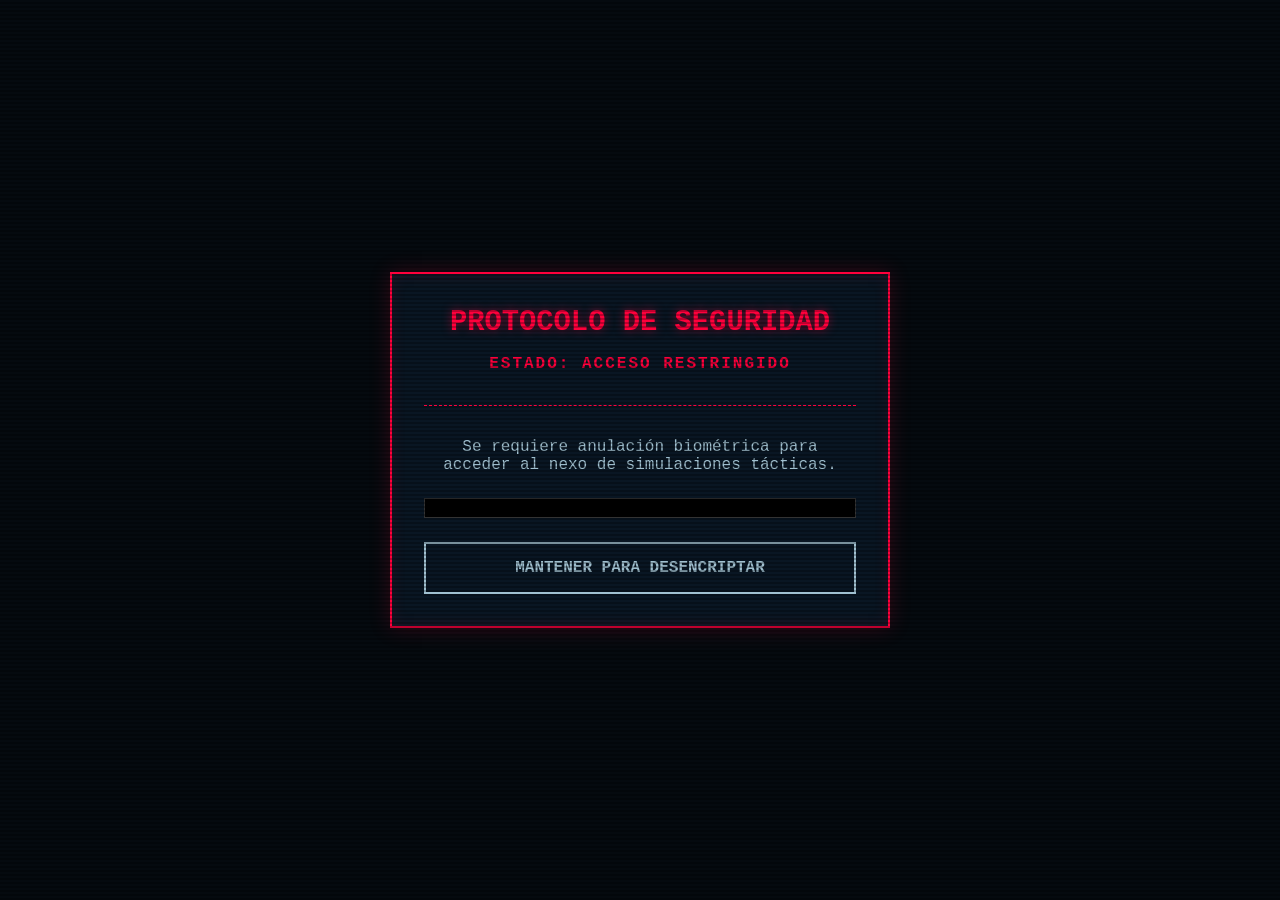
<file: index.html>
<!DOCTYPE html>
<html lang="es">
<head>
    <meta charset="UTF-8">
    <meta name="viewport" content="width=device-width, initial-scale=1.0">
    <title>NEXO DE SIMULACIONES | Acceso</title>
    <link rel="stylesheet" href="style.css">
</head>
<body>
    <div class="crt-overlay"></div>

    <main class="terminal">
        <header class="terminal-header">
            <h1 class="glitch" data-text="PROTOCOLO DE SEGURIDAD">PROTOCOLO DE SEGURIDAD</h1>
            <p class="status alert">ESTADO: ACCESO RESTRINGIDO</p>
        </header>

        <section class="interaction-zone" id="lock-screen">
            <p>Se requiere anulación biométrica para acceder al nexo de simulaciones tácticas.</p>

            <div class="progress-container">
                <div class="progress-bar" id="progress-bar"></div>
            </div>

            <button class="hack-btn" id="hack-btn">
                <span class="btn-text">MANTENER PARA DESENCRIPTAR</span>
            </button>
        </section>

        <!-- PANEL DESBLOQUEADO -->
        <section class="interaction-zone hidden" id="access-granted">
            <h2 class="success">ACCESO CONCEDIDO</h2>
            <p>Archivos recuperados: 8 simulaciones. Seleccione la simulación a cargar.</p>

            <nav class="filters" aria-label="Filtrar simulaciones">
                <button class="filter on" data-filter="all">TODAS</button>
                <button class="filter" data-filter="solo">SOLITARIO</button>
                <button class="filter" data-filter="deck">CONSTRUCCIÓN DE MAZO</button>
                <button class="filter" data-filter="horror">HORROR</button>
            </nav>

            <div class="mission-links">
                <!-- [1] Zombie Theme -->
                <a href="./AfterTheVirus_Web/" class="portal-link zombie-theme" data-tags="solo horror">
                    <span class="file-id">[01]</span>
                    <span class="file-name">AFTER THE VIRUS</span>
                    <span class="file-genre">Zombies · Supervivencia</span>
                    <span class="file-desc">Gestiona tus recursos y defiéndete de las hordas antes de que el mazo se agote.</span>
                </a>

                <!-- [2] Cyberpunk Theme -->
                <a href="./Card_Capture/" class="portal-link cyber-theme" data-tags="solo">
                    <span class="file-id">[02]</span>
                    <span class="file-name">CARD CAPTURE: CYBER MECH</span>
                    <span class="file-genre">Cyberpunk · Hacking</span>
                    <span class="file-desc">Empareja palos con tus bots para capturar a los Mechas antes de que entren en la red.</span>
                </a>

                <!-- [3] Samurai Theme -->
                <a href="./scoundrel/" class="portal-link samurai-theme" data-tags="solo">
                    <span class="file-id">[03]</span>
                    <span class="file-name">SCOUNDREL: SAMURAI EDITION</span>
                    <span class="file-genre">Japón feudal · Roguelike</span>
                    <span class="file-desc">Eres un Ronin cruzando salas hostiles. Equipa armas, bebe sake y sobrevive a 44 cartas.</span>
                </a>

                <!-- [4] Lovecraft Theme -->
                <a href="./Marea_de_Innsmouth/" class="portal-link abyss-theme" data-tags="deck horror">
                    <span class="file-id">[04]</span>
                    <span class="file-name">MAREA DE INNSMOUTH</span>
                    <span class="file-genre">Lovecraft · Construcción de mazo</span>
                    <span class="file-desc">Derrota a los Horrores que suben al Muelle y al jefe antes de perder la Cordura.</span>
                </a>

                <!-- [5] Lovecraft Theme -->
                <a href="./Ecos_de_Rlyeh/" class="portal-link abyss-theme" data-tags="solo horror">
                    <span class="file-id">[05]</span>
                    <span class="file-name">ECOS DE R'LYEH</span>
                    <span class="file-genre">Lovecraft · Solitario</span>
                    <span class="file-desc">Adquiere o quema lo que revelas, construye tu Estudio y destierra lo que cruza el Umbral.</span>
                </a>

                <!-- [6] Lovecraft Theme -->
                <a href="./Ultima_Vigilia/" class="portal-link abyss-theme" data-tags="deck horror">
                    <span class="file-id">[06]</span>
                    <span class="file-name">ÚLTIMA VIGILIA</span>
                    <span class="file-genre">Lovecraft · Asedio</span>
                    <span class="file-desc">Defiende el pueblo frente a un jefe de tres fases. Cada partida, una Biblioteca distinta.</span>
                </a>

                <!-- [7] Prohibition Theme -->
                <a href="./Ley_Seca/" class="portal-link gangster-theme" data-tags="deck">
                    <span class="file-id">[07]</span>
                    <span class="file-name">LEY SECA</span>
                    <span class="file-genre">Chicago 1925 · Territorio</span>
                    <span class="file-desc">Controla barrios, abre bares clandestinos y vigila el Calor frente a las familias rivales.</span>
                </a>

                <!-- [8] Sci-fi Horror Theme -->
                <a href="./Erebus/" class="portal-link erebus-theme" data-tags="solo horror">
                    <span class="file-id">[08]</span>
                    <span class="file-name">EREBUS</span>
                    <span class="file-genre">Ciencia ficción · Terror</span>
                    <span class="file-desc">Algo salió del Laboratorio y está creciendo. Prepara protocolos, sobrevive a sus emboscadas y acaba con ella antes de que sea adulta.</span>
                </a>
            </div>
        </section>
    </main>

    <script src="main.js"></script>
</body>
</html>
</file>
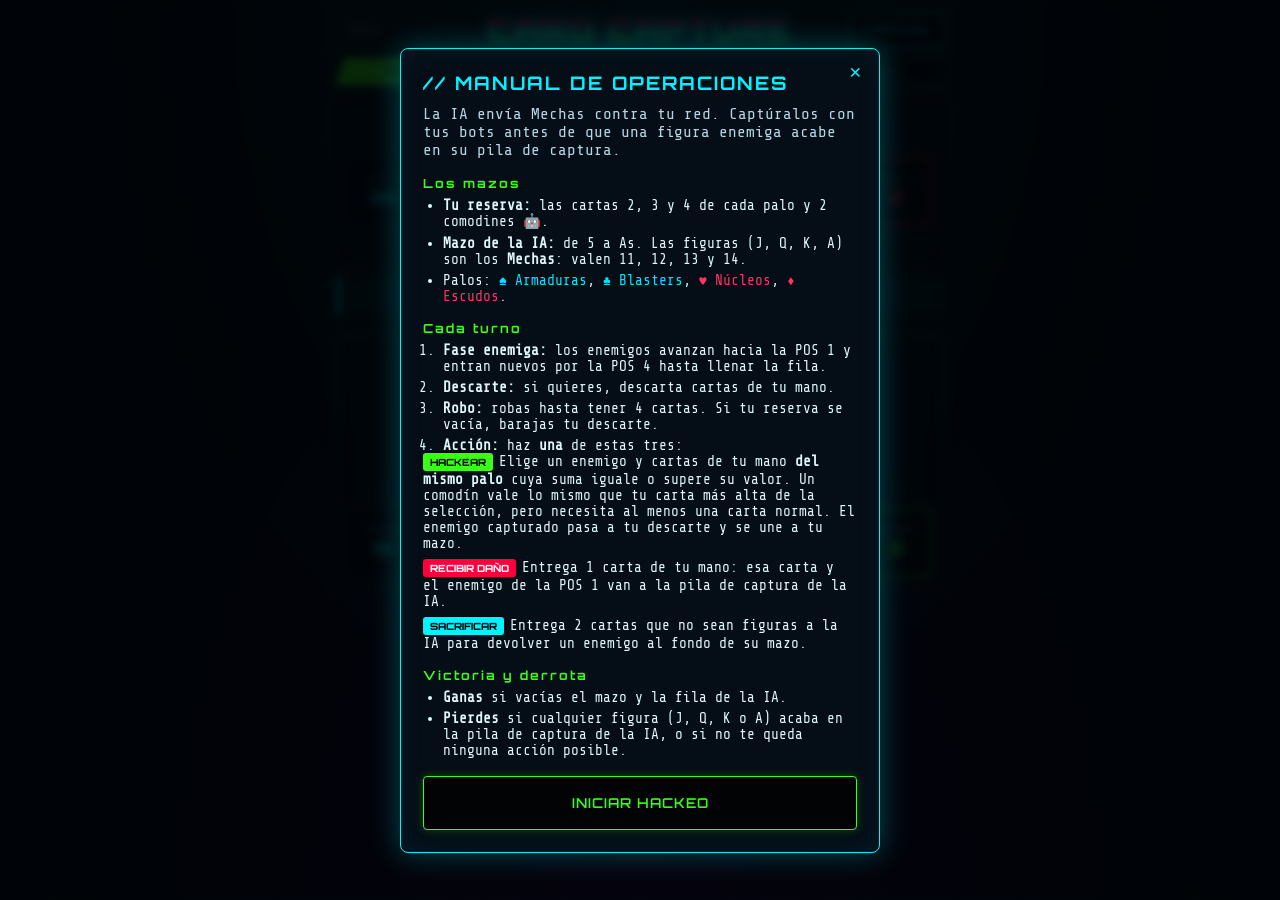
<file: Card_Capture/index.html>
<!DOCTYPE html>
<html lang="es">
<head>
    <meta charset="UTF-8">
    <meta name="viewport" content="width=device-width, initial-scale=1.0">
    <title>Card Capture: Cyber Mech</title>
    <link rel="preconnect" href="https://fonts.googleapis.com">
    <link rel="preconnect" href="https://fonts.gstatic.com" crossorigin>
    <link rel="stylesheet" href="https://fonts.googleapis.com/css2?family=Orbitron:wght@600;800&family=Share+Tech+Mono&display=swap">
    <link rel="stylesheet" href="style.css">
</head>
<body>
    <div class="grid-floor" aria-hidden="true"></div>
    <div class="crt-overlay" aria-hidden="true"></div>

    <header class="header">
        <a class="back-link" href="../">← Nexo</a>
        <h1 class="glitch" data-text="CARD CAPTURE">CARD CAPTURE</h1>
        <button class="btn btn-small" onclick="openManual()">? Manual</button>
    </header>

    <ol class="phase-track" id="phase-track">
        <li data-phase="1">Enemigo</li>
        <li data-phase="2">Descarte</li>
        <li data-phase="3">Robo</li>
        <li data-phase="4">Acción</li>
    </ol>

    <main class="game-board">
        <section class="area enemy-area">
            <h2 class="zone-title">◤ Fila de asalto enemiga · avanzan hacia la POS 1 ◢</h2>
            <div class="row enemy-row">
                <div class="pile deck" id="enemy-deck"><span class="pile-label">MAZO IA</span><b id="e-deck-count">0</b></div>
                <div class="pos"><div class="slot-wrap" id="pos4"></div><span class="pos-label">POS 4</span></div>
                <div class="pos"><div class="slot-wrap" id="pos3"></div><span class="pos-label">POS 3</span></div>
                <div class="pos"><div class="slot-wrap" id="pos2"></div><span class="pos-label">POS 2</span></div>
                <div class="pos danger"><div class="slot-wrap" id="pos1"></div><span class="pos-label">POS 1 ⚠</span></div>
                <div class="pile capture-pile" id="enemy-capture"><span class="pile-label">CAPT. IA</span><b id="e-capt-count">0</b></div>
            </div>
        </section>

        <div id="message-board">Cargando protocolo de combate...</div>
        <div class="power-meter" id="power-meter" hidden>
            <div class="power-text" id="power-text"></div>
            <div class="power-bar"><div class="power-fill" id="power-fill"></div></div>
        </div>

        <nav class="controls" id="control-panel"></nav>

        <section class="area player-area">
            <h2 class="zone-title">◤ Tus bots · mano táctica ◢</h2>
            <div class="row hand-row" id="player-hand"></div>
            <div class="row deck-row">
                <div class="pile deck" id="player-deck"><span class="pile-label">RESERVA</span><b id="p-deck-count">0</b></div>
                <div class="center-label" id="turn-label">TURNO 1</div>
                <div class="pile discard-pile" id="player-discard"><span class="pile-label">DESCARTE</span><b id="p-disc-count">0</b></div>
            </div>
        </section>
    </main>

    <!-- Fin de partida -->
    <div class="overlay" id="end-modal" hidden>
        <div class="dialog">
            <div class="end-icon" id="end-icon">🏆</div>
            <h3 id="end-title" class="glitch" data-text=""></h3>
            <p id="end-text"></p>
            <button class="btn btn-big action-btn" onclick="restart()">Reiniciar simulación</button>
        </div>
    </div>

    <!-- Manual -->
    <div class="overlay" id="manual" hidden>
        <div class="dialog manual">
            <button class="close-x" onclick="closeManual()" aria-label="Cerrar">✕</button>
            <h3>// MANUAL DE OPERACIONES</h3>
            <p class="lead">La IA envía Mechas contra tu red. Captúralos con tus bots antes de que una figura enemiga acabe en su pila de captura.</p>

            <h4>Los mazos</h4>
            <ul>
                <li><b>Tu reserva:</b> las cartas 2, 3 y 4 de cada palo y 2 comodines 🤖.</li>
                <li><b>Mazo de la IA:</b> de 5 a As. Las figuras (J, Q, K, A) son los <b>Mechas</b>: valen 11, 12, 13 y 14.</li>
                <li>Palos: <span class="s-black">♠ Armaduras</span>, <span class="s-black">♣ Blasters</span>, <span class="s-red">♥ Núcleos</span>, <span class="s-red">♦ Escudos</span>.</li>
            </ul>

            <h4>Cada turno</h4>
            <ol>
                <li><b>Fase enemiga:</b> los enemigos avanzan hacia la POS 1 y entran nuevos por la POS 4 hasta llenar la fila.</li>
                <li><b>Descarte:</b> si quieres, descarta cartas de tu mano.</li>
                <li><b>Robo:</b> robas hasta tener 4 cartas. Si tu reserva se vacía, barajas tu descarte.</li>
                <li><b>Acción:</b> haz <b>una</b> de estas tres:</li>
            </ol>
            <div class="legend">
                <div><span class="chip chip-green">HACKEAR</span>Elige un enemigo y cartas de tu mano <b>del mismo palo</b> cuya suma iguale o supere su valor. Un comodín vale lo mismo que tu carta más alta de la selección, pero necesita al menos una carta normal. El enemigo capturado pasa a tu descarte y se une a tu mazo.</div>
                <div><span class="chip chip-red">RECIBIR DAÑO</span>Entrega 1 carta de tu mano: esa carta y el enemigo de la POS 1 van a la pila de captura de la IA.</div>
                <div><span class="chip chip-blue">SACRIFICAR</span>Entrega 2 cartas que no sean figuras a la IA para devolver un enemigo al fondo de su mazo.</div>
            </div>

            <h4>Victoria y derrota</h4>
            <ul>
                <li><b>Ganas</b> si vacías el mazo y la fila de la IA.</li>
                <li><b>Pierdes</b> si cualquier figura (J, Q, K o A) acaba en la pila de captura de la IA, o si no te queda ninguna acción posible.</li>
            </ul>
            <button class="btn btn-big action-btn" onclick="closeManual()">Iniciar hackeo</button>
        </div>
    </div>

    <script src="game.js"></script>
</body>
</html>
</file>
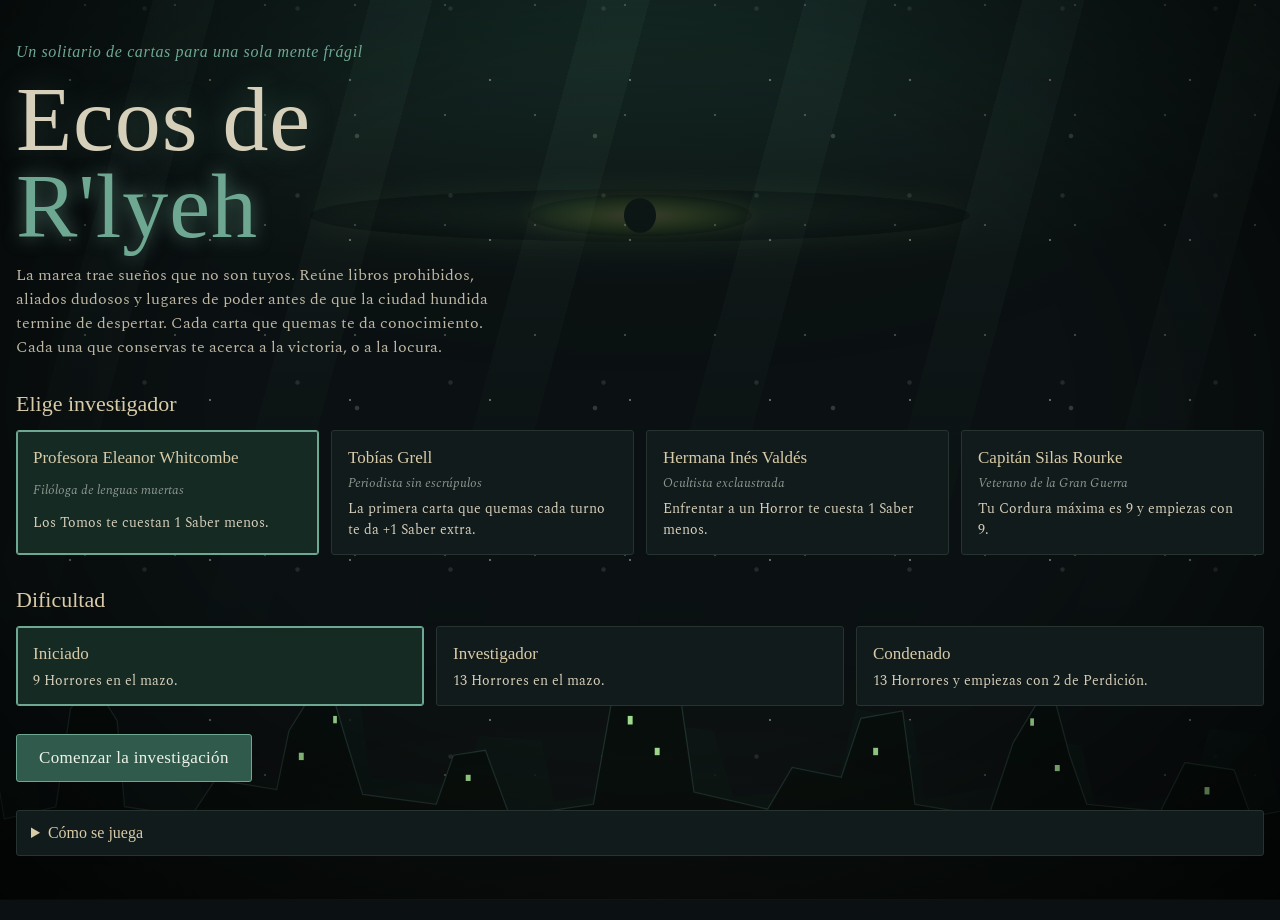
<file: Ecos_de_Rlyeh/index.html>
<!doctype html><html><head><meta charset=utf8><meta name=viewport content="width=device-width,initial-scale=1,viewport-fit=cover"><style>:root{color-scheme:light;box-sizing:border-box;padding-top:env(safe-area-inset-top,0px);padding-bottom:env(safe-area-inset-bottom,0px)}html{scroll-padding-top:env(safe-area-inset-top,0px)}body{margin:0;padding:0;font:14px -apple-system,BlinkMacSystemFont,sans-serif;background:#fff;color:#000}img{max-width:100%}[hidden]:not([hidden=until-found i]){display:none!important}</style></head><body>
<title>Ecos de R'lyeh</title>
<meta name="claude:viewport-fit-sides" content="cover">
<link rel="preconnect" href="https://fonts.googleapis.com">
<link rel="preconnect" href="https://fonts.gstatic.com" crossorigin>
<link rel="stylesheet" href="https://fonts.googleapis.com/css2?family=IM+Fell+English:ital@0;1&family=IM+Fell+English+SC&family=Spectral:ital,wght@0,400;0,600;1,400&display=swap">
<style>
:root{
  /* Layout: una mesa de sesión espiritista — el Umbral de los horrores arriba, la Visión en el centro, tu Estudio abajo; el cuaderno de notas a un lado en pantallas anchas */
  --abyss:#0b1112;
  --tide:#121b1b;
  --rim:#26332f;
  --bone:#d6cfba;
  --muted:#8d978f;
  --parch:#d8cba8;
  --parch-2:#c4b48a;
  --ink:#2a2116;
  --ink-soft:#5a4a35;
  --verd:#6fa892;
  --verd-deep:#2f5a4c;
  --ichor:#b04a3e;
  --brass:#b8924a;
  --horror:#18211d;
  --horror-ink:#cdd5c0;
  --t-tomo:#6b4a2b;
  --t-aliado:#3d5560;
  --t-artefacto:#8a6a2c;
  --t-lugar:#465a34;
  --t-ritual:#5b3f5c;
  --t-horror:#7d2f28;
  --display:'IM Fell English SC',Georgia,'Times New Roman',serif;
  --label:'IM Fell English',Georgia,'Times New Roman',serif;
  --body:'Spectral',Georgia,'Times New Roman',serif;
  color-scheme:dark;
}
*{box-sizing:border-box}
html,body{min-height:100%}
body{
  background:var(--abyss);
  background-image:radial-gradient(ellipse 120% 70% at 50% -10%, #17302a 0%, transparent 60%),
                   radial-gradient(ellipse 80% 50% at 50% 120%, #0f1d22 0%, transparent 70%);
  background-attachment:fixed;
  color:var(--bone);
  font-family:var(--body);
  font-size:15px;
  line-height:1.5;
}
#app{
  max-width:1280px;margin:0 auto;
  padding-left:max(16px, env(safe-area-inset-left, 0px));
  padding-right:max(16px, env(safe-area-inset-right, 0px));
  padding-block:16px 40px;
}
h1,h2,h3{font-family:var(--display);font-weight:400;margin:0;text-wrap:balance}
p{margin:0}
button{font:inherit;color:inherit}
:focus-visible{outline:2px solid var(--verd);outline-offset:2px}

/* ---------- botones ---------- */
.btn{
  font-family:var(--label);font-size:14px;letter-spacing:.02em;
  border:1px solid var(--rim);background:var(--tide);color:var(--bone);
  padding:7px 14px;border-radius:3px;cursor:pointer;transition:background .15s,border-color .15s;
}
.btn:hover:not(:disabled){border-color:var(--verd);background:#17241f}
.btn:disabled{opacity:.38;cursor:not-allowed}
.btn.primary{background:var(--verd-deep);border-color:var(--verd);color:#eef3ea}
.btn.primary:hover:not(:disabled){background:#376a59}
.btn.danger{border-color:var(--ichor);color:#f0c9c2}
.btn.big{font-size:17px;padding:10px 22px}

/* ---------- portada ---------- */
.title{display:grid;gap:28px;padding-block:24px}
.hero{display:grid;gap:12px;max-width:62ch}
.hero .eyebrow{font-family:var(--label);font-style:italic;color:var(--verd);letter-spacing:.04em}
.hero h1{font-size:clamp(44px,9vw,92px);line-height:.95;color:var(--bone);letter-spacing:.01em}
.hero h1 span{color:var(--verd)}
.hero p{color:#bdb7a4;font-size:16px}
.pick h2{font-size:22px;margin-bottom:10px;color:var(--parch)}
.inv-grid{display:grid;grid-template-columns:repeat(auto-fit,minmax(220px,1fr));gap:12px}
.opt{
  text-align:left;display:grid;gap:4px;padding:14px 16px;cursor:pointer;
  background:var(--tide);border:1px solid var(--rim);border-radius:3px;
}
.opt:hover{border-color:var(--verd)}
.opt[aria-pressed="true"]{border-color:var(--verd);background:#162a24;box-shadow:inset 0 0 0 1px var(--verd)}
.opt b{font-family:var(--label);font-weight:400;font-size:17px;color:var(--parch)}
.opt i{color:var(--muted);font-size:13px}
.opt span{font-size:14px}
.start-row{display:flex;flex-wrap:wrap;gap:14px;align-items:center}

/* ---------- reglas ---------- */
details.rules{border:1px solid var(--rim);border-radius:3px;background:var(--tide)}
details.rules summary{cursor:pointer;padding:10px 14px;font-family:var(--label);font-size:16px;color:var(--parch)}
.rules-body{padding:0 16px 16px;display:grid;gap:10px;max-width:72ch;font-size:14px}
.rules-body h3{font-family:var(--label);font-size:15px;color:var(--verd);margin-top:6px}
.rules-body ul{margin:0;padding-left:20px;display:grid;gap:4px}

/* ---------- barra superior ---------- */
.top{
  display:flex;flex-wrap:wrap;align-items:center;justify-content:space-between;gap:12px 24px;
  padding-bottom:14px;border-bottom:1px solid var(--rim);margin-bottom:16px;
}
.brand{font-family:var(--display);font-size:28px;line-height:1}
.brand span{color:var(--verd)}
.stats{display:flex;flex-wrap:wrap;gap:10px 22px;align-items:center}
.stat{display:grid;gap:3px}
.stat .lbl{font-family:var(--label);font-size:11px;letter-spacing:.12em;text-transform:uppercase;color:var(--muted)}
.stat .val{font-family:var(--label);font-size:22px;line-height:1;font-variant-numeric:tabular-nums}
.saber .val{color:var(--brass)}
.pips,.doom{display:flex;gap:3px;align-items:center}
.pip{width:11px;height:11px;border-radius:50%;border:1px solid var(--verd);background:transparent}
.pip.on{background:var(--verd)}
.pips.low .pip.on{background:var(--ichor);border-color:var(--ichor)}
.cell{width:14px;height:14px;border:1px solid #4a2d29;background:transparent;transform:rotate(45deg) scale(.78)}
.cell.on{background:var(--ichor);border-color:var(--ichor)}
.cell.last{border-color:var(--ichor)}
.doom-num{font-family:var(--label);font-size:15px;color:#e0a59c;margin-left:6px;font-variant-numeric:tabular-nums}

/* ---------- mesa ---------- */
.layout{display:grid;grid-template-columns:minmax(0,1fr) 300px;gap:20px;align-items:start}
@media (max-width:960px){.layout{grid-template-columns:minmax(0,1fr)}}
.board{display:grid;gap:16px;min-width:0}
.zone{border:1px solid var(--rim);border-radius:4px;padding:14px;background:rgba(18,27,27,.72);display:grid;gap:10px;min-width:0}
.zone.umbral{background:linear-gradient(180deg,rgba(60,22,20,.35),rgba(18,27,27,.72));border-color:#3d2a26}
.zone.vision{border-color:#2f4a41}
.zone-head{display:flex;flex-wrap:wrap;align-items:baseline;justify-content:space-between;gap:6px 16px}
.zone-head h2{font-size:21px;color:var(--parch)}
.zone.umbral h2{color:#e6b3aa}
.zone-head .sub{font-size:13px;color:var(--muted);font-style:italic}
.row{display:flex;flex-wrap:wrap;gap:12px;min-height:40px}
.empty{color:var(--muted);font-style:italic;font-size:14px;padding:8px 0}
.hint{font-family:var(--label);font-style:italic;font-size:15px;color:#c7d8cf}
.controls{display:flex;flex-wrap:wrap;gap:10px;align-items:center}

/* ---------- cartas ---------- */
.card{
  width:clamp(140px,42vw,164px);
  display:flex;flex-direction:column;
  background:var(--parch);color:var(--ink);
  background-image:linear-gradient(160deg,rgba(255,255,255,.18),transparent 40%),
                   radial-gradient(ellipse at 50% 120%,rgba(90,70,40,.35),transparent 70%);
  border-radius:5px;border:1px solid #8c7a55;
  box-shadow:0 2px 0 rgba(0,0,0,.35),0 8px 18px rgba(0,0,0,.35);
  overflow:hidden;position:relative;
  transition:transform .18s ease,box-shadow .18s ease;
}
.card .band{height:5px;background:var(--tc)}
.card .c-top{display:flex;justify-content:space-between;align-items:center;padding:6px 8px 0}
.cost{
  font-family:var(--label);font-size:15px;min-width:26px;height:26px;border-radius:50%;
  display:grid;place-items:center;background:var(--ink);color:var(--brass);border:1px solid var(--brass);
  font-variant-numeric:tabular-nums;
}
.cost.cheap{color:#e9d58f}
.type{font-family:var(--label);font-size:10.5px;letter-spacing:.14em;text-transform:uppercase;color:var(--tc)}
.c-name{font-family:var(--label);font-size:15.5px;line-height:1.15;padding:4px 8px 0;min-height:38px;text-wrap:balance}
.c-art{display:grid;place-items:center;margin:6px 8px 4px;height:74px;border-radius:3px;color:#f6eedb;position:relative;overflow:hidden;
  background:radial-gradient(ellipse 70% 85% at var(--hx,50%) 25%,rgba(255,236,200,.34),transparent 70%),linear-gradient(170deg,var(--tc),#14181a 125%);
  box-shadow:inset 0 0 0 1px rgba(0,0,0,.35),inset 0 -14px 22px rgba(0,0,0,.32)}
.c-art::after{content:"";position:absolute;inset:4px;border:1px solid rgba(246,238,219,.2);border-radius:2px;pointer-events:none}
.c-art svg{width:56px;height:56px;filter:drop-shadow(0 1px 1px rgba(0,0,0,.5))}
.c-text{font-size:12px;line-height:1.35;padding:2px 9px 6px;flex:1;color:var(--ink)}
.c-foot{display:flex;justify-content:space-between;align-items:center;padding:4px 8px 7px;border-top:1px dashed rgba(42,33,22,.25)}
.eco{font-family:var(--label);font-size:11.5px;color:var(--ink-soft);font-style:italic}
.pts{
  font-family:var(--label);font-size:14px;width:26px;height:26px;display:grid;place-items:center;
  background:var(--verd-deep);color:#eef3ea;border-radius:50% 45% 50% 40%;
  font-variant-numeric:tabular-nums;
}
.pts.zero{background:transparent;color:var(--ink-soft);border:1px dashed var(--ink-soft)}
.uses{font-family:var(--label);font-size:11.5px;color:var(--ink-soft)}
.c-acts{display:grid;gap:5px;padding:0 7px 8px}
.c-acts .btn{font-size:13px;padding:5px 8px;width:100%}
.card .btn{background:#efe5c9;border-color:#9c8a62;color:var(--ink)}
.card .btn:hover:not(:disabled){background:#fff6dc;border-color:var(--ink)}
.card .btn.primary{background:var(--verd-deep);color:#eef3ea;border-color:#1f3d33}
.card .btn.primary:hover:not(:disabled){background:#376a59}
.card.used{filter:saturate(.5) brightness(.85)}

.card.horror{
  background:var(--horror);color:var(--horror-ink);border-color:#4e3530;
  background-image:radial-gradient(ellipse at 50% 30%,rgba(120,150,90,.16),transparent 65%),
                   radial-gradient(ellipse at 50% 110%,rgba(150,40,30,.25),transparent 70%);
}
.card.horror .c-text{color:var(--horror-ink)}
.card.horror .c-art{color:#d4ecc4;background:radial-gradient(ellipse at 50% 62%,rgba(140,190,110,.32),transparent 70%),linear-gradient(180deg,#0c1310,#22301f);box-shadow:inset 0 0 0 1px rgba(160,200,130,.22)}
.card.horror .c-art svg{width:62px;height:62px;filter:drop-shadow(0 0 5px rgba(150,200,120,.5))}
.card.horror .type{color:#e08c80}
.card.horror .c-foot{border-top-color:rgba(205,213,192,.18)}
.card.horror .eco{color:#a9b39f}
.res{
  font-family:var(--label);font-size:15px;min-width:26px;height:26px;display:grid;place-items:center;
  background:#3a1712;color:#f1c4bc;border:1px solid var(--ichor);
  clip-path:polygon(50% 0,100% 22%,92% 78%,50% 100%,8% 78%,0 22%);
  font-variant-numeric:tabular-nums;
}
.trophy{font-family:var(--label);font-size:12px;color:#d8c48d}
.card.horror .btn{background:#2a1a17;border-color:#6b3a33;color:#f1d6cf}
.card.horror .btn:hover:not(:disabled){background:#3d211c;border-color:#e08c80}
.card.horror .btn.primary{background:#6b2a22;border-color:#e08c80}
.card.targetable{box-shadow:0 0 0 2px var(--brass),0 8px 18px rgba(0,0,0,.35)}

/* ---------- lateral ---------- */
.side{display:grid;gap:14px;min-width:0}
.panel{border:1px solid var(--rim);border-radius:4px;padding:12px 14px;background:rgba(18,27,27,.72);display:grid;gap:8px;min-width:0}
.panel h3{font-family:var(--label);font-size:16px;color:var(--parch)}
.inv-card b{font-family:var(--label);font-weight:400;font-size:16px;color:var(--parch)}
.inv-card i{color:var(--muted);font-size:13px}
.kv{display:flex;justify-content:space-between;gap:10px;font-size:14px}
.kv span:last-child{font-family:var(--label);font-variant-numeric:tabular-nums}
.peek{font-size:13px;color:#c7d8cf;font-style:italic}
.tro-list{display:flex;flex-wrap:wrap;gap:6px}
.chip{font-family:var(--label);font-size:12.5px;padding:2px 8px;border-radius:10px;border:1px solid #5f5333;color:#e3d39f}
.log{list-style:none;margin:0;padding:0;display:grid;gap:3px;max-height:340px;overflow-y:auto;font-size:13px}
.log li{padding:2px 0;border-bottom:1px solid rgba(38,51,47,.6)}
.log li.turn{font-family:var(--label);color:var(--verd);border-bottom:none;padding-top:6px}
.log li.bad{color:#e4aaa1}
.log li.good{color:#b9d6c6}
.confirm{display:flex;flex-wrap:wrap;gap:8px;align-items:center;font-size:13px}

/* ---------- final ---------- */
.overlay{
  position:fixed;inset:0;background:rgba(5,9,9,.82);display:grid;place-items:center;z-index:20;
  padding:max(16px, env(safe-area-inset-top, 0px)) max(16px, env(safe-area-inset-right, 0px)) max(16px, env(safe-area-inset-bottom, 0px)) max(16px, env(safe-area-inset-left, 0px));
}
.end{
  width:min(520px,100%);max-height:100%;overflow-y:auto;
  background:var(--parch);color:var(--ink);border-radius:5px;border:1px solid #8c7a55;
  padding:24px;display:grid;gap:14px;box-shadow:0 20px 60px rgba(0,0,0,.6);
}
.end.lost{background:var(--horror);color:var(--horror-ink);border-color:#6b3a33}
.end h2{font-size:34px;line-height:1}
.end .verdict{font-family:var(--label);font-style:italic;font-size:17px}
.end table{width:100%;border-collapse:collapse;font-size:14px}
.end td{padding:4px 0;border-bottom:1px dashed rgba(42,33,22,.25)}
.end td:last-child{text-align:right;font-family:var(--label);font-variant-numeric:tabular-nums}
.end tr.total td{border-bottom:none;font-size:18px;padding-top:8px}
.end .btn{justify-self:start}

/* ---------- ambiente: el fondo del mar (luz filtrada, nieve marina, la ciudad hundida y el ojo que despierta con la Perdición) ---------- */
.abyss{position:fixed;inset:0;z-index:-1;overflow:hidden;pointer-events:none}
.abyss>*{position:absolute}
.rays{inset:-10% -25% 0;transform-origin:50% 0;
  background:repeating-linear-gradient(105deg,transparent 0 60px,rgba(140,210,180,.055) 60px 120px,transparent 120px 210px);
  -webkit-mask:linear-gradient(180deg,#000,transparent 75%);mask:linear-gradient(180deg,#000,transparent 75%);animation:rays 16s ease-in-out infinite alternate}
@keyframes rays{from{transform:skewX(-7deg) translateX(-40px)}to{transform:skewX(7deg) translateX(40px)}}
.snow{inset:0;background-image:radial-gradient(circle,rgba(210,230,215,.4) 0 1px,transparent 1.6px),radial-gradient(circle,rgba(210,230,215,.25) 0 1px,transparent 1.6px);
  background-size:140px 160px,90px 110px;background-position:0 0,40px 60px;animation:snow 30s linear infinite}
.snow.s2{transform:scale(1.7);transform-origin:0 0;opacity:.5;animation-duration:50s}
@keyframes snow{to{background-position:30px 160px,70px 170px}}
.eye{left:50%;top:8vh;width:min(80vw,660px);aspect-ratio:2.3;margin-left:calc(min(80vw,660px) / -2);opacity:calc(.12 + var(--doom,0) * .38);transition:opacity 2s;animation:blinkEye 12s infinite}
@keyframes blinkEye{0%,94%,100%{transform:scaleY(1)}96%{transform:scaleY(.04)}98%{transform:scaleY(1)}}
.lid{position:absolute;inset:0;border-radius:50%;overflow:hidden;transform:scaleY(calc(.07 + var(--doom,0) * .93));transition:transform 2.4s cubic-bezier(.3,.7,.3,1);
  background:radial-gradient(ellipse at center,#33482c,#0d1510 72%);box-shadow:0 0 70px rgba(150,200,110,.45),inset 0 0 50px #000}
.iris{position:absolute;left:33%;top:50%;width:34%;aspect-ratio:1;margin-top:-17%;border-radius:50%;
  background:radial-gradient(circle,#f1df78 0 12%,#a8c048 30%,#4f6d24 58%,#1c2b10 72%);box-shadow:0 0 40px rgba(200,230,90,.55);
  transform:translate(calc(var(--px,0) * 55%),calc(var(--py,0) * 18%));transition:transform .9s cubic-bezier(.3,.7,.3,1)}
.pupil{position:absolute;left:50%;top:8%;width:14%;height:84%;margin-left:-7%;border-radius:50%;background:#050806;transition:transform 1.5s}
.mad .pupil{transform:scaleX(2.6)}
.city{left:0;right:0;bottom:0;width:100%;height:30vh}
.city .win{animation:win 4s ease-in-out infinite}
.city .win:nth-child(3n){animation-delay:-1.3s;animation-duration:5.5s}
.city .win:nth-child(3n+1){animation-delay:-2.6s;animation-duration:3.2s}
@keyframes win{50%{opacity:.25}}
.city .glyph{animation:glyph 5s ease-in-out infinite alternate;transform-origin:600px 40px}
@keyframes glyph{to{opacity:1;filter:drop-shadow(0 0 8px #9fdc8f)}}
.bubbles{inset:0}
.bubble{position:absolute;bottom:-20px;border-radius:50%;border:1px solid rgba(180,230,210,.35);background:radial-gradient(circle at 30% 30%,rgba(255,255,255,.35),transparent 50%);animation:bubble var(--d) linear infinite;animation-delay:var(--dl)}
@keyframes bubble{0%{transform:translate(0,0);opacity:0}10%{opacity:.8}50%{transform:translate(16px,-55vh)}100%{transform:translate(-10px,-112vh);opacity:0}}
.doomtint{inset:0;background:radial-gradient(ellipse 120% 70% at 50% 115%,rgba(176,74,62,.4),transparent 65%),radial-gradient(ellipse 80% 40% at 50% 20%,rgba(150,200,110,.12),transparent 70%);opacity:var(--doom,0);transition:opacity 1.5s}
.vignette{inset:0;background:radial-gradient(ellipse at 50% 45%,transparent 48%,rgba(0,0,0,.7))}
.mad .abyss{animation:madsky 4s ease-in-out infinite}
.mad .vignette{animation:madvig 1.8s ease-in-out infinite}
@keyframes madsky{50%{filter:hue-rotate(35deg) saturate(1.7)}}
@keyframes madvig{50%{background:radial-gradient(ellipse at 50% 45%,transparent 32%,rgba(90,20,15,.75))}}
.mad .zone-head h2{animation:madtxt 3s ease-in-out infinite}
@keyframes madtxt{25%{transform:skewX(-6deg);text-shadow:2px 0 rgba(176,74,62,.7),-2px 0 rgba(111,168,146,.7)}50%{transform:none;text-shadow:none}}

/* ---------- vida en la mesa ---------- */
.hero>*{animation:heroIn 1s cubic-bezier(.2,.8,.2,1) backwards}
.hero>*:nth-child(2){animation-delay:.15s}.hero>*:nth-child(3){animation-delay:.35s}
@keyframes heroIn{from{opacity:0;transform:translateY(18px);filter:blur(6px)}}
.hero h1{text-shadow:0 0 30px rgba(111,168,146,.3)}
.hero h1 span,.brand span{display:inline-block;animation:ripple 7s ease-in-out infinite;text-shadow:0 0 18px rgba(111,168,146,.6)}
@keyframes ripple{0%,100%{transform:none;filter:none}45%{transform:skewX(-4deg) scaleY(1.03)}50%{filter:blur(.6px);transform:skewX(4deg)}55%{transform:none;filter:none}}
.opt{transition:transform .18s,border-color .18s,box-shadow .18s}
.opt:hover{transform:translateY(-3px);box-shadow:0 10px 24px rgba(0,0,0,.4)}
.opt[aria-pressed="true"]{animation:chosen 2.6s ease-in-out infinite}
@keyframes chosen{50%{box-shadow:inset 0 0 0 1px var(--verd),0 0 22px rgba(111,168,146,.35)}}
.btn{transition:background .15s,border-color .15s,transform .12s,box-shadow .2s}
.btn:active:not(:disabled){transform:scale(.96)}
.btn.primary.big:not(:disabled){animation:callout 2.4s ease-in-out infinite}
@keyframes callout{50%{box-shadow:0 0 0 3px rgba(111,168,146,.2),0 0 26px rgba(111,168,146,.45)}}
.zone{backdrop-filter:blur(2px);-webkit-backdrop-filter:blur(2px)}
.zone-head h2{text-shadow:0 2px 12px rgba(0,0,0,.6)}
.zone.umbral:has(.card){animation:umbral 4s ease-in-out infinite}
@keyframes umbral{50%{box-shadow:inset 0 0 40px rgba(176,74,62,.18)}}
.card:hover{transform:translateY(-6px) rotate(-.8deg);box-shadow:0 2px 0 rgba(0,0,0,.35),0 18px 30px rgba(0,0,0,.5),0 0 0 1px rgba(184,146,74,.6),0 0 24px rgba(184,146,74,.25)}
.card.horror:hover{box-shadow:0 18px 30px rgba(0,0,0,.5),0 0 0 1px #e08c80,0 0 26px rgba(176,74,62,.4)}
.c-art::before{content:"";position:absolute;inset:0;background:linear-gradient(105deg,transparent 35%,rgba(255,245,220,.35) 50%,transparent 65%);transform:translateX(-120%);transition:transform .6s}
.card:hover .c-art::before{transform:translateX(120%)}
.c-art svg{animation:bob 5s ease-in-out infinite;animation-delay:calc(var(--clk,0s) + var(--off,0s))}
@keyframes bob{50%{transform:translateY(-3px) rotate(2deg)}}
.card.horror .c-art svg{animation:lurk 4.5s ease-in-out infinite;animation-delay:calc(var(--clk,0s) + var(--off,0s))}
@keyframes lurk{0%,100%{transform:scale(1) rotate(-4deg)}50%{transform:scale(1.08) rotate(4deg);filter:drop-shadow(0 0 10px rgba(150,200,120,.85))}}
.card.horror .c-art::after{inset:0;border:0;background:radial-gradient(circle at 50% 120%,rgba(150,200,120,.25),transparent 60%);animation:murk 3s ease-in-out infinite alternate}
@keyframes murk{to{opacity:.3;transform:translateY(-6px)}}
.card.targetable{animation:target 1s ease-in-out infinite}
@keyframes target{50%{box-shadow:0 0 0 3px var(--brass),0 0 26px rgba(184,146,74,.55)}}
.pip,.cell{transition:background .4s,border-color .4s}
.pips.low .pip.on{animation:tick .7s ease-in-out infinite alternate}
.cell.on{box-shadow:0 0 6px rgba(176,74,62,.6)}
@keyframes tick{to{transform:scale(1.35);box-shadow:0 0 8px var(--ichor)}}
.stat .val{display:inline-block}
.overlay{animation:fadeIn .6s ease backwards}
@keyframes fadeIn{from{opacity:0}}
.end{animation:endIn .9s cubic-bezier(.2,.8,.2,1) backwards .15s}
@keyframes endIn{from{opacity:0;transform:translateY(40px) scale(.92);filter:blur(8px)}}
.end h2{animation:endGlow 2.5s ease-in-out infinite alternate}
@keyframes endGlow{to{text-shadow:0 0 24px rgba(111,168,146,.7)}}
.end.lost{box-shadow:0 0 90px rgba(176,74,62,.35),0 20px 60px rgba(0,0,0,.6)}
.end.lost h2{color:#e6b3aa;animation-name:endBlood}
@keyframes endBlood{to{text-shadow:0 0 28px rgba(176,74,62,.9);letter-spacing:.03em}}
.end tr{animation:heroIn .5s ease backwards}
.end tr:first-child{animation-delay:.35s}.end tr:nth-child(2){animation-delay:.5s}.end tr:nth-child(3){animation-delay:.65s}.end tr:nth-child(4){animation-delay:.8s}.end tr:nth-child(5){animation-delay:.95s}.end tr:nth-child(n+6){animation-delay:1.1s}

/* ---------- efectos de jugada ---------- */
#fx{position:fixed;inset:0;pointer-events:none;z-index:15;overflow:hidden}
.fx-p{position:absolute;border-radius:50%}
.fx-t{position:absolute;font-family:var(--label);font-size:21px;font-weight:700;white-space:nowrap;text-shadow:0 2px 6px #000,0 0 14px currentColor}
.fx-banner{position:fixed;left:0;right:0;top:36%;z-index:16;pointer-events:none;text-align:center;padding:18px 16px 20px;
  background:linear-gradient(90deg,transparent,rgba(5,9,9,.86) 18%,rgba(5,9,9,.86) 82%,transparent);border-block:1px solid rgba(111,168,146,.3)}
.fx-banner h2{font-family:var(--display);font-size:clamp(36px,8vw,74px);line-height:1;color:var(--parch);text-shadow:0 0 26px rgba(111,168,146,.6)}
.fx-banner p{font-family:var(--label);font-style:italic;font-size:clamp(14px,3.6vw,19px);color:#c7d8cf;margin-top:6px}
.fx-banner.doom,.fx-banner.horror{border-color:rgba(176,74,62,.5)}
.fx-banner.doom h2,.fx-banner.horror h2{color:#e6b3aa;text-shadow:0 0 30px rgba(176,74,62,.9)}
.fx-banner.turn h2{font-size:clamp(28px,6vw,50px)}
.fx-flash{position:fixed;inset:0;pointer-events:none;z-index:14}
.fx-flash.hurt{background:radial-gradient(ellipse at center,transparent 35%,rgba(176,60,45,.6))}
.fx-flash.doom{background:radial-gradient(ellipse 120% 80% at 50% 110%,rgba(150,30,25,.5),transparent 70%),radial-gradient(ellipse 60% 30% at 50% 18%,rgba(200,230,90,.25),transparent 70%)}
.fx-flash.heal{background:radial-gradient(ellipse at center,transparent 45%,rgba(111,168,146,.4))}
#app .fx-deal{animation:fxDeal .55s cubic-bezier(.2,.8,.2,1) backwards;animation-delay:calc(var(--i,0) * 70ms)}
@keyframes fxDeal{from{opacity:0;transform:translateY(34px) rotate(-7deg) scale(.86)}}
#app .fx-flip{animation:fxFlip .7s ease-out backwards;animation-delay:calc(var(--i,0) * 160ms)}
@keyframes fxFlip{from{opacity:0;transform:perspective(700px) rotateY(100deg) scale(.9);filter:brightness(2.2)}60%{opacity:1}}
#app .fx-emerge{animation:fxEmerge 1s cubic-bezier(.2,.8,.2,1) backwards;animation-delay:calc(var(--i,0) * 160ms)}
@keyframes fxEmerge{0%{opacity:0;transform:translateY(-60px) scale(.6) skewX(10deg);filter:blur(8px) hue-rotate(70deg)}60%{opacity:1;transform:translateY(6px) scale(1.06);filter:blur(0)}}
@media (prefers-reduced-motion:reduce){.abyss *,.card,.card *,.hero>*,.opt,.btn,.end,.end *,.overlay,.zone{animation:none!important;transition:none!important}}
</style>

<div class="abyss" aria-hidden="true">
  <div class="rays"></div>
  <div class="snow"></div>
  <div class="snow s2"></div>
  <div class="eye"><div class="lid"><div class="iris"><div class="pupil"></div></div></div></div>
  <svg class="city" viewBox="0 0 1200 220" preserveAspectRatio="xMidYMax slice">
    <path d="M0 220V150L60 140L72 96L104 100L112 150L170 138L190 84L236 92L246 146L320 132L332 70L372 58L380 120L452 128L470 86L520 90L530 140L600 130L612 76L660 82L676 136L760 128L776 64L822 74L832 138L900 126L914 88L960 94L972 146L1050 132L1064 80L1110 86L1120 140L1200 130V220Z" fill="#0b1714" opacity=".8"/>
    <path d="M0 220V172L40 162L50 112L74 106L82 154L124 144L136 64L154 42L174 74L180 144L234 152L254 122L304 130L314 82L344 34L360 88L374 134L434 142L448 102L474 98L494 152L562 142L578 52L604 22L618 12L634 62L644 132L704 146L724 112L764 120L780 72L814 66L824 142L884 152L904 92L934 42L950 102L964 142L1024 148L1044 108L1084 114L1098 152L1154 142L1168 92L1200 84V220Z" fill="#060e0c" stroke="#6fa892" stroke-opacity=".22"/>
    <g fill="#9fdc8f">
      <rect class="win" x="60" y="128" width="4" height="6"/><rect class="win" x="148" y="88" width="4" height="7"/><rect class="win" x="160" y="110" width="3" height="5"/>
      <rect class="win" x="322" y="100" width="4" height="6"/><rect class="win" x="350" y="70" width="3" height="6"/><rect class="win" x="458" y="118" width="4" height="5"/>
      <rect class="win" x="590" y="70" width="4" height="7"/><rect class="win" x="612" y="96" width="4" height="6"/><rect class="win" x="790" y="96" width="4" height="6"/>
      <rect class="win" x="918" y="72" width="3" height="6"/><rect class="win" x="938" y="110" width="4" height="5"/><rect class="win" x="1060" y="128" width="4" height="6"/>
    </g>
    <g class="glyph" fill="none" stroke="#9fdc8f" stroke-width="1.5" opacity=".45"><circle cx="608" cy="40" r="9"/><path d="M608 28v24M598 34l20 12M618 34l-20 12"/></g>
  </svg>
  <div class="bubbles"></div>
  <div class="doomtint"></div>
  <div class="vignette"></div>
</div>
<div id="app"></div>

<script>
'use strict';
const MAXP = 10;
const MOON = 5;

const INV = {
  profesora:{n:'Profesora Eleanor Whitcombe', r:'Filóloga de lenguas muertas', x:'Los Tomos te cuestan 1 Saber menos.'},
  periodista:{n:'Tobías Grell', r:'Periodista sin escrúpulos', x:'La primera carta que quemas cada turno te da +1 Saber extra.'},
  ocultista:{n:'Hermana Inés Valdés', r:'Ocultista exclaustrada', x:'Enfrentar a un Horror te cuesta 1 Saber menos.'},
  veterano:{n:'Capitán Silas Rourke', r:'Veterano de la Gran Guerra', x:'Tu Cordura máxima es 9 y empiezas con 9.'}
};
const DIFF = {
  iniciado:{n:'Iniciado', x:'9 Horrores en el mazo.', set:'A', perd:0},
  investigador:{n:'Investigador', x:'13 Horrores en el mazo.', set:'AB', perd:0},
  condenado:{n:'Condenado', x:'13 Horrores y empiezas con 2 de Perdición.', set:'AB', perd:2}
};
const TYPES = {tomo:'Tomo', aliado:'Aliado', artefacto:'Artefacto', lugar:'Lugar', ritual:'Ritual', horror:'Horror'};

const DEFS = {
  // ---- Tomos
  necronomicon:{n:'Necronomicón',t:'tomo',c:4,e:2,p:3,x:'Una vez por turno: pierdes 1 Cordura y ganas 3 Saber.',
    act:{l:'Leer',kind:'once',run:()=>{cord(-1);sab(3);return '−1 Cordura, +3 Saber';}}},
  pnakoticos:{n:'Manuscritos Pnakóticos',t:'tomo',c:3,e:1,p:2,x:'Ves siempre la carta superior del mazo.'},
  cultes:{n:'Cultes des Goules',t:'tomo',c:3,e:1,p:2,x:'Cada vez que destierras un Horror, ganas 1 Saber.'},
  vermis:{n:'De Vermis Mysteriis',t:'tomo',c:2,e:1,p:1,x:'Al entrar: recuperas 2 Cordura.',
    enter:()=>{cord(2);return '+2 Cordura';}},
  kulten:{n:'Unaussprechlichen Kulten',t:'tomo',c:4,e:2,p:4,x:'Al entrar: +1 Perdición.',
    enter:()=>{perd(1);return '+1 Perdición';}},
  diario:{n:'Diario de un Profesor',t:'tomo',c:1,e:1,p:1,k:2,x:'Final: +1 PV por cada otro Tomo de tu Estudio.',
    fin:c=>G.estudio.filter(o=>o!==c&&D(o.id).t==='tomo').length},
  // ---- Aliados
  bibliotecaria:{n:'Bibliotecaria Nocturna',t:'aliado',c:2,e:1,p:1,x:'Los Tomos te cuestan 1 Saber menos.'},
  detective:{n:'Detective Privado',t:'aliado',c:2,e:1,p:1,k:2,x:'Sacrifícalo: destierra un Horror de Resistencia 3 o menos.',
    act:{l:'Sacrificar',kind:'sac',target:h=>D(h.id).r<=3,run:(c,h)=>{banish(h);return '';}}},
  pescador:{n:'Pescador Desconfiado',t:'aliado',c:1,e:1,p:0,x:'Sacrifícalo: −2 Perdición.',
    act:{l:'Sacrificar',kind:'sac',can:()=>G.perd>0,run:()=>{perd(-2);return '−2 Perdición';}}},
  medico:{n:'Médico Rural',t:'aliado',c:2,e:1,p:1,x:'Una vez por turno: pagas 1 Saber y recuperas 1 Cordura.',
    act:{l:'Atender',kind:'once',can:()=>G.saber>=1&&G.cordura<G.maxCord,run:()=>{sab(-1);cord(1);return '−1 Saber, +1 Cordura';}}},
  anticuario:{n:'Anticuario de Providence',t:'aliado',c:3,e:1,p:1,x:'Cada carta que quemas te da +1 Saber extra.'},
  medium:{n:'Médium Sonámbula',t:'aliado',c:2,e:1,p:1,x:'Revelas 3 cartas por turno en vez de 2.'},
  marinero:{n:'Marinero Tatuado',t:'aliado',c:2,e:1,p:1,x:'Sacrifícalo: destierra cualquier Horror, pero pierdes 2 Cordura.',
    act:{l:'Sacrificar',kind:'sac',target:()=>true,run:(c,h)=>{banish(h);cord(-2);return '−2 Cordura';}}},
  estudiante:{n:'Estudiante Insomne',t:'aliado',c:1,e:1,p:0,k:2,x:'Al inicio de cada turno: +1 Saber.',
    start:()=>{sab(1);return '+1 Saber';}},
  // ---- Artefactos
  daga:{n:'Daga Ceremonial',t:'artefacto',c:2,e:1,p:1,uses:2,x:'Gasta un uso: destierra un Horror de Resistencia 2 o menos.',
    act:{l:'Usar',kind:'uses',target:h=>D(h.id).r<=2,run:(c,h)=>{banish(h);return '';}}},
  signo:{n:'Signo Arcano',t:'artefacto',c:3,e:1,p:2,x:'Los Horrores que te quitan Cordura al inicio del turno te quitan 1 menos cada uno.'},
  lampara:{n:'Lámpara de Aceite de Ballena',t:'artefacto',c:3,e:2,p:1,x:'Una vez por turno: +1 Saber por cada Horror en el Umbral.',
    act:{l:'Encender',kind:'once',can:()=>G.umbral.length>0,run:()=>{sab(G.umbral.length);return `+${G.umbral.length} Saber`;}}},
  espejo:{n:'Espejo de Bronce',t:'artefacto',c:2,e:1,p:1,x:'Rómpelo: el próximo Horror que se revele se quema sin efecto.',
    act:{l:'Romper',kind:'sac',can:()=>!G.mirror,run:()=>{G.mirror=true;return 'el próximo Horror será repelido';}}},
  jade:{n:'Estatuilla de Jade',t:'artefacto',c:1,e:2,p:3,x:'Al entrar: +1 Perdición y −1 Cordura.',
    enter:()=>{perd(1);cord(-1);return '+1 Perdición, −1 Cordura';}},
  revolver:{n:'Revólver de Servicio',t:'artefacto',c:2,e:1,p:0,uses:3,x:'Gasta un uso: tu próximo Enfrentar de este turno cuesta 2 Saber menos.',
    act:{l:'Cargar',kind:'uses',can:()=>!G.revolver&&G.umbral.length>0,run:()=>{G.revolver=true;return 'Enfrentar cuesta 2 menos este turno';}}},
  mapa:{n:"Carta Náutica de R'lyeh",t:'artefacto',c:2,e:1,p:0,x:'Final: +5 PV si el Umbral está vacío.',
    fin:()=>G.umbral.length?0:5},
  // ---- Lugares
  faro:{n:'Faro de Kingsport',t:'lugar',c:3,e:1,p:2,x:'Al inicio de cada turno: +1 Saber.',
    start:()=>{sab(1);return '+1 Saber';}},
  sanatorio:{n:'Sanatorio de Arkham',t:'lugar',c:3,e:1,p:1,x:'Al inicio de cada turno: recuperas 1 Cordura.',
    start:()=>{if(G.cordura>=G.maxCord)return '';cord(1);return '+1 Cordura';}},
  biblioteca:{n:'Biblioteca de Miskatonic',t:'lugar',c:4,e:2,p:2,x:'Final: +1 PV por cada Tomo de tu Estudio.',
    fin:()=>G.estudio.filter(o=>D(o.id).t==='tomo').length},
  iglesia:{n:'Iglesia de la Colina',t:'lugar',c:2,e:1,p:1,x:'Cada vez que un Horror cruza el Umbral, ganas 1 Saber.'},
  circulo:{n:'Círculo de Menhires',t:'lugar',c:4,e:1,p:3,x:'Al entrar: +1 Perdición. Enfrentar te cuesta 1 Saber menos.',
    enter:()=>{perd(1);return '+1 Perdición';}},
  // ---- Rituales (se queman tras usarse)
  sello:{n:'Sello de los Antiguos',t:'ritual',c:3,e:1,p:0,x:'−3 Perdición.',
    enter:()=>{perd(-3);return '−3 Perdición';}},
  niebla:{n:'Invocar la Niebla',t:'ritual',c:2,e:1,p:0,x:'Destierra el Horror de menor Resistencia del Umbral.',
    can:()=>G.umbral.length>0,
    enter:()=>{const h=[...G.umbral].sort((a,b)=>D(a.id).r-D(b.id).r)[0];banish(h);return '';}},
  plegaria:{n:'Plegaria a Nodens',t:'ritual',c:2,e:1,p:0,k:2,x:'Recuperas 3 Cordura.',
    enter:()=>{cord(3);return '+3 Cordura';}},
  formula:{n:'Fórmula del Destierro',t:'ritual',c:1,e:1,p:0,x:'Devuelve al fondo del mazo el Horror más antiguo del Umbral.',
    can:()=>G.umbral.length>0,
    enter:()=>{const h=G.umbral.shift();G.deck.unshift(h);return `${D(h.id).n} vuelve al fondo del mazo`;}},
  // ---- Horrores
  sectario:{n:'Sectario de Dagón',t:'horror',r:1,tr:1,set:'A',k:2,x:'Al inicio de cada turno: +1 Perdición.',
    pres:()=>{perd(1);return '+1 Perdición';}},
  profundo:{n:'Profundo',t:'horror',r:2,tr:1,set:'A',k:2,x:'Al inicio de cada turno: −1 Cordura.',
    pres:()=>hcord(1)},
  necrofago:{n:'Necrófago',t:'horror',r:2,tr:1,set:'A',x:'Al cruzar: devora la última carta que entró en tu Estudio.',
    enter:()=>{const c=G.estudio.pop();if(!c)return 'no encuentra nada que devorar';G.quemadas.push(c);return `devora ${D(c.id).n}`;}},
  susurros:{n:'Susurros en la Oscuridad',t:'horror',r:2,tr:1,set:'A',x:'Al inicio de cada turno: −1 Saber.',
    pres:()=>{if(!G.saber)return 'no queda Saber que robar';sab(-1);return '−1 Saber';}},
  byakhee:{n:'Byakhee',t:'horror',r:3,tr:2,set:'A',x:'Al inicio de cada turno: +1 Perdición.',
    pres:()=>{perd(1);return '+1 Perdición';}},
  perro:{n:'Perro de Tíndalos',t:'horror',r:3,tr:2,set:'A',x:'Al cruzar: −2 Cordura.',
    enter:()=>{cord(-2);return '−2 Cordura';}},
  polipo:{n:'Pólipo Volante',t:'horror',r:4,tr:3,set:'A',x:'Al cruzar: −1 Cordura. Al inicio de cada turno: +1 Perdición.',
    enter:()=>{cord(-1);return '−1 Cordura';},pres:()=>{perd(1);return '+1 Perdición';}},
  migo:{n:'Mi-Go',t:'horror',r:3,tr:2,set:'B',x:'Al cruzar: se lleva el último Artefacto de tu Estudio.',
    enter:()=>{const i=G.estudio.map(c=>D(c.id).t).lastIndexOf('artefacto');if(i<0)return 'no encuentra artefactos';const [c]=G.estudio.splice(i,1);G.quemadas.push(c);return `se lleva ${D(c.id).n}`;}},
  color:{n:'El Color Surgido del Espacio',t:'horror',r:4,tr:3,set:'B',x:'Al inicio de cada turno: −1 Cordura. Final: −3 PV extra si sigue aquí.',
    pres:()=>hcord(1),fin:()=>-3},
  shoggoth:{n:'Shoggoth',t:'horror',r:5,tr:4,set:'B',x:'Al inicio de cada turno: −1 Cordura.',
    pres:()=>hcord(1)},
  faraon:{n:'El Faraón Negro',t:'horror',r:6,tr:5,set:'B',x:'Al cruzar: +1 Perdición. Al inicio de cada turno: −1 Cordura.',
    enter:()=>{perd(1);return '+1 Perdición';},pres:()=>hcord(1)}
};

let G = null;
const UI = {target:null, inv:'profesora', diff:'iniciado', confirmQuit:false};
const D = id => DEFS[id];
const shuffle = a => {for(let i=a.length-1;i>0;i--){const j=Math.floor(Math.random()*(i+1));[a[i],a[j]]=[a[j],a[i]];}return a;};
const isHorror = c => D(c.id).t==='horror';

function log(m, cls=''){G.log.unshift({m,cls});if(G.log.length>80)G.log.length=80;}
function count(id){return G.estudio.filter(c=>c.id===id).length;}
function has(id){return count(id)>0;}
function sab(n){G.saber=Math.max(0,G.saber+n);}
function cord(n){G.cordura=Math.max(0,Math.min(G.maxCord,G.cordura+n));}
function perd(n){G.perd=Math.max(0,Math.min(MAXP,G.perd+n));}
function hcord(n){const l=Math.max(0,n-count('signo'));cord(-l);return l?`−${l} Cordura`:'el Signo Arcano te protege';}
function mk(id){const d=D(id);return {uid:++G.seq,id,uses:d.uses||0,used:false};}

// ---------- reglas derivadas ----------
function costOf(c){const d=D(c.id);let v=d.c;if(d.t==='tomo'){v-=count('bibliotecaria');if(G.inv==='profesora')v-=1;}return Math.max(0,v);}
function burnOf(c){return D(c.id).e+count('anticuario')+(G.inv==='periodista'&&!G.burned?1:0);}
function faceOf(h){return Math.max(0,D(h.id).r-(G.inv==='ocultista'?1:0)-count('circulo')-(G.revolver?2:0));}
function revealN(){return has('medium')?3:2;}
const active = () => G && (G.phase==='prep'||G.phase==='vision');

function canAcquire(c){const d=D(c.id);return G.phase==='vision'&&G.acq<1&&G.saber>=costOf(c)&&(!d.can||d.can());}
function canAct(c){
  const a=D(c.id).act; if(!a||!active())return false;
  if(a.kind==='once'&&c.used)return false;
  if(a.kind==='uses'&&c.uses<=0)return false;
  if(a.can&&!a.can(c))return false;
  if(a.target&&!G.umbral.some(a.target))return false;
  return true;
}
function canFace(h){return active()&&!UI.target&&G.saber>=faceOf(h);}

// ---------- flujo ----------
function newGame(inv, diff){
  const df=DIFF[diff];
  G={seq:0,inv,diff,turn:0,saber:4,maxCord:inv==='veterano'?9:7,cordura:0,perd:df.perd,
     deck:[],estudio:[],umbral:[],quemadas:[],trofeos:[],vision:[],hold:[],
     acq:0,burned:false,revolver:false,mirror:false,phase:'setup',log:[],result:null};
  G.cordura=G.maxCord;
  const non=[];
  for(const [id,d] of Object.entries(DEFS)){
    for(let i=0;i<(d.k||1);i++){
      if(d.t==='horror'){if(df.set.includes(d.set))G.hold.push(mk(id));}
      else non.push(mk(id));
    }
  }
  shuffle(non);
  // el primer hallazgo nunca es un Ritual
  for(let i=non.length-1;i>=0&&G.vision.length<3;i--)if(D(non[i].id).t!=='ritual')G.vision.push(...non.splice(i,1));
  G.deck=non;
  UI.target=null;UI.confirmQuit=false;
  log(`${INV[inv].n} llega a Innsmouth. Dificultad: ${df.n}.`);
}
function place(c, why){
  const d=D(c.id);
  if(d.t==='ritual'){G.quemadas.push(c);}
  else G.estudio.push(c);
  log(`${why}: ${d.n}`,'good');
  if(d.enter){const r=d.enter(c);if(r)log(`${d.n}: ${r}`,'good');}
}
function keepStart(uid){
  if(G.phase!=='setup')return;
  const i=G.vision.findIndex(c=>c.uid===uid);if(i<0)return;
  const [k]=G.vision.splice(i,1);
  G.deck.push(...G.vision);G.vision=[];
  place(k,'Empiezas con');
  G.deck.push(...G.hold);G.hold=[];
  shuffle(G.deck);
  // las primeras 4 cartas nunca son Horrores
  const n=G.deck.length;
  for(let k2=0;k2<4;k2++){
    const idx=n-1-k2;
    if(isHorror(G.deck[idx])){
      const pool=[];for(let j=0;j<n-4;j++)if(!isHorror(G.deck[j]))pool.push(j);
      if(pool.length){const j=pool[Math.floor(Math.random()*pool.length)];[G.deck[idx],G.deck[j]]=[G.deck[j],G.deck[idx]];}
    }
  }
  beginTurn();
}
function check(){
  if(!G||G.phase==='over')return;
  if(G.cordura<=0)endGame(false,'locura');
  else if(G.perd>=MAXP)endGame(false,'despertar');
}
function beginTurn(){
  if(G.phase==='over')return;
  if(G.deck.length===0){endGame(true);return;}
  G.turn++;G.acq=0;G.burned=false;G.revolver=false;
  G.estudio.forEach(c=>c.used=false);
  log(`Turno ${G.turn}`,'turn');
  if(G.turn%MOON===0){perd(1);log('Luna llena sobre el arrecife: +1 Perdición','bad');}
  for(const h of [...G.umbral]){const d=D(h.id);if(d.pres){log(`${d.n}: ${d.pres(h)}`,'bad');}}
  check();if(G.phase==='over')return;
  for(const c of [...G.estudio]){const d=D(c.id);if(d.start){const r=d.start(c);if(r)log(`${d.n}: ${r}`,'good');}}
  G.phase='prep';
  check();
}
function reveal(){
  if(G.phase!=='prep'||UI.target)return;
  const n=Math.min(revealN(),G.deck.length);
  G.phase='vision';
  for(let i=0;i<n;i++){
    const c=G.deck.pop();
    if(isHorror(c))arrive(c);else G.vision.push(c);
    if(G.phase==='over')return;
  }
}
function arrive(h){
  const d=D(h.id);
  if(G.mirror){G.mirror=false;G.quemadas.push(h);log(`El Espejo de Bronce devuelve a ${d.n} al vacío`,'good');return;}
  G.umbral.push(h);
  log(`¡${d.n} cruza el Umbral!`,'bad');
  if(d.enter){const r=d.enter(h);if(r)log(`${d.n}: ${r}`,'bad');}
  const ig=count('iglesia');if(ig){sab(ig);log(`Iglesia de la Colina: +${ig} Saber`,'good');}
  check();
}
function acquire(uid){
  const i=G.vision.findIndex(c=>c.uid===uid);if(i<0)return;
  const c=G.vision[i];if(!canAcquire(c))return;
  sab(-costOf(c));G.acq++;G.vision.splice(i,1);
  place(c,`Adquieres (${costOf(c)} Saber)`);
  check();
}
function burn(uid){
  if(G.phase!=='vision')return;
  const i=G.vision.findIndex(c=>c.uid===uid);if(i<0)return;
  const c=G.vision[i];const v=burnOf(c);
  sab(v);G.burned=true;G.vision.splice(i,1);G.quemadas.push(c);
  log(`Quemas ${D(c.id).n}: +${v} Saber`);
}
function endTurn(){if(G.phase!=='vision'||G.vision.length||UI.target)return;beginTurn();}
function banish(h){
  const i=G.umbral.indexOf(h);if(i<0)return;
  G.umbral.splice(i,1);G.trofeos.push(h);
  log(`${D(h.id).n} es desterrado (trofeo ${D(h.id).tr} PV)`,'good');
  const cg=count('cultes');if(cg){sab(cg);log(`Cultes des Goules: +${cg} Saber`,'good');}
}
function face(uid){
  const h=G.umbral.find(x=>x.uid===uid);if(!h||!canFace(h))return;
  const cost=faceOf(h);sab(-cost);
  if(G.revolver)G.revolver=false;
  log(`Enfrentas a ${D(h.id).n} (${cost} Saber)`);
  banish(h);
}
function afterAct(c){
  const a=D(c.id).act;
  const drop=()=>{const i=G.estudio.indexOf(c);if(i>=0){G.estudio.splice(i,1);G.quemadas.push(c);}};
  if(a.kind==='once')c.used=true;
  else if(a.kind==='sac')drop();
  else if(a.kind==='uses'){c.uses--;if(c.uses<=0){drop();log(`${D(c.id).n} se agota`);}}
  check();
}
function useAct(uid){
  const c=G.estudio.find(x=>x.uid===uid);if(!c||!canAct(c)||UI.target)return;
  const a=D(c.id).act;
  if(a.target){UI.target={uid};return;}
  const r=a.run(c);log(`${D(c.id).n}${r?': '+r:''}`,'good');
  afterAct(c);
}
function chooseTarget(huid){
  if(!UI.target)return;
  const c=G.estudio.find(x=>x.uid===UI.target.uid);const h=G.umbral.find(x=>x.uid===huid);
  UI.target=null;
  if(!c||!h)return;
  const a=D(c.id).act;if(!a.target(h))return;
  log(`${D(c.id).n} contra ${D(h.id).n}`);
  const r=a.run(c,h);if(r)log(`${D(c.id).n}: ${r}`,'bad');
  afterAct(c);
}
function scoreRows(){
  const rows=[];
  rows.push(['Cartas de tu Estudio',G.estudio.reduce((s,c)=>s+(D(c.id).p||0),0)]);
  for(const c of G.estudio){const d=D(c.id);if(d.fin){const v=d.fin(c);if(v)rows.push([d.n,v]);}}
  rows.push([`Trofeos (${G.trofeos.length} Horrores desterrados)`,G.trofeos.reduce((s,h)=>s+D(h.id).tr,0)]);
  for(const h of G.umbral){const d=D(h.id);rows.push([`${d.n} sigue en el Umbral`,-d.tr+(d.fin?d.fin(h):0)]);}
  return rows;
}
function endGame(win, reason){
  G.phase='over';UI.target=null;
  if(win){
    const rows=scoreRows();const total=rows.reduce((s,r)=>s+r[1],0);
    G.result={win:true,rows,total};
    log(`El mazo se agota. Sobrevives con ${total} PV.`,'turn');
  } else {
    G.result={win:false,reason};
    log(reason==='locura'?'Tu Cordura llega a 0.':'La Perdición llega a 10.','bad');
  }
}
function rank(t){
  if(t<20)return 'Has sobrevivido, pero nadie creerá tu historia.';
  if(t<30)return 'Tus notas acaban olvidadas en un cajón de la Universidad de Miskatonic.';
  if(t<40)return 'Tus hallazgos retrasan lo inevitable un siglo más.';
  if(t<50)return 'Has cartografiado lo que no debía conocerse, y sigues cuerdo.';
  return "Los sueños de R'lyeh vuelven a callar. Por ahora.";
}

// ---------- dibujo ----------
function hash(s){let h=2166136261;for(const ch of s){h^=ch.charCodeAt(0);h=Math.imul(h,16777619);}return h>>>0;}
function gcd(a,b){return b?gcd(b,a%b):a;}
function sigil(id, horror){
  let h=hash(id)||1;
  const rnd=()=>{h^=h<<13;h>>>=0;h^=h>>>17;h^=h<<5;h>>>=0;return h/4294967296;};
  const k=5+Math.floor(rnd()*5);
  let s=2+Math.floor(rnd()*Math.max(1,Math.floor((k-1)/2)-1));
  while(gcd(k,s)!==1)s++;
  if(s>=k)s=1;
  const R=24,cx=32,cy=32,rot=rnd()*Math.PI;
  const pt=i=>[cx+R*Math.cos(rot+i*2*Math.PI/k),cy+R*Math.sin(rot+i*2*Math.PI/k)];
  let star='';for(let i=0;i<=k;i++){const [x,y]=pt((i*s)%k);star+=(i?'L':'M')+x.toFixed(1)+' '+y.toFixed(1);}
  let out=`<svg viewBox="0 0 64 64" aria-hidden="true" fill="none" stroke="currentColor" stroke-width="1.4" stroke-linejoin="round">`;
  out+=`<circle cx="32" cy="32" r="29" stroke-width="1" opacity=".55"/>`;
  out+=`<path d="${star}"/>`;
  if(horror){
    for(let i=0;i<3+Math.floor(rnd()*3);i++){
      const a=rot+rnd()*Math.PI*2,x1=cx+10*Math.cos(a),y1=cy+10*Math.sin(a);
      const x2=cx+30*Math.cos(a+.6),y2=cy+30*Math.sin(a+.6);
      out+=`<path d="M${x1.toFixed(1)} ${y1.toFixed(1)}Q${(cx+22*Math.cos(a-.5)).toFixed(1)} ${(cy+22*Math.sin(a-.5)).toFixed(1)} ${x2.toFixed(1)} ${y2.toFixed(1)}" opacity=".7"/>`;
    }
    out+=`<ellipse cx="32" cy="32" rx="10" ry="5.5" fill="#18211d"/><circle cx="32" cy="32" r="3" fill="currentColor"/>`;
  } else {
    const ir=5+rnd()*6;
    out+=`<circle cx="32" cy="32" r="${ir.toFixed(1)}"/>`;
    for(let i=0;i<k;i++){const [x,y]=pt(i);out+=`<circle cx="${x.toFixed(1)}" cy="${y.toFixed(1)}" r="1.6" fill="currentColor" stroke="none"/>`;}
  }
  return out+'</svg>';
}

// ---------- ilustraciones: un dibujo propio para cada carta (viewBox 64×64, trazo en currentColor)
const F = 'fill="currentColor"';
const ICONS = {
  // básicas
  nota:`<path d="M18 10h22l8 8v36H18z"/><path d="M40 10v8h8"/><path d="M23 27q4-3 8 0t8 0t5 0M23 35q4-3 8 0t8 0M23 43q4-3 8 0t5 0"/>`,
  valor:`<path d="M29 56l-3-24h12l-3 24z"/><path d="M23 32h18"/><path d="M32 8c6 7 9 11 6 17-1 3-3 4-6 4s-5-1-6-4c-3-6 2-10 6-17z" ${F} fill-opacity=".35"/><path d="M32 17c3 4 4 7 2 10"/>`,
  pesadilla:`<path d="M32 32a2 2 0 1 1 4 0a5 5 0 1 1-10 0a8 8 0 1 1 16 0a11 11 0 1 1-22 0a14 14 0 1 1 28 0a17 17 0 1 1-34 0"/>`,
  cafe:`<path d="M16 26h28v14a12 12 0 0 1-12 12h-4a12 12 0 0 1-12-12z"/><path d="M44 30h4a6 6 0 0 1 0 12h-5"/><path d="M12 57h40"/><path d="M24 20q-3-4 0-8M32 20q-3-4 0-8M40 20q-3-4 0-8"/>`,
  revolver:`<path d="M8 20h36l3-3h7v9H30l-3 5h-5l-4 22H8l5-22-2-5z" ${F} fill-opacity=".3"/><circle cx="25" cy="29" r="4"/><path d="M21 31q1 7 7 7"/>`,
  // Tomos
  diario:`<path d="M32 18c-6-4-14-5-22-4v32c8-1 16 0 22 4 6-4 14-5 22-4V14c-8-1-16 0-22 4z"/><path d="M32 18v32"/><path d="M15 24h11M15 30h11M15 36h8M38 24h11M38 30h8"/><path d="M42 44l11-15 3 2-11 15-4 2z"/>`,
  pnakoticos:`<path d="M20 12h26a4 4 0 0 1 0 8"/><path d="M20 12a4 4 0 0 0 0 8h4v32h22"/><path d="M46 20v24"/><path d="M46 44a4 4 0 0 1 0 8a4 4 0 0 1-4-4"/><path d="M29 26h11M29 32h9M29 38h11"/>`,
  rlyehiano:`<path d="M16 10h32l-3 46H19z"/><path d="M24 18l4 6 4-6 4 6M23 31c4 0 4 6 8 6s4-6 8-6M25 45l7-5 7 5"/>`,
  cultes:`<rect x="14" y="10" width="36" height="44" rx="2"/><path d="M18 10v44"/><circle cx="34" cy="28" r="8"/><path d="M30 34v5h8v-5"/><circle cx="31" cy="27" r="1.8" ${F}/><circle cx="37" cy="27" r="1.8" ${F}/><path d="M24 46h20"/>`,
  vermis:`<rect x="14" y="10" width="36" height="44" rx="2"/><path d="M18 10v44"/><path d="M24 46c4-8 8 2 12-6s8 2 9-12" stroke-width="3.2"/><circle cx="45" cy="27" r="1.6" ${F}/>`,
  necronomicon:`<rect x="14" y="10" width="36" height="44" rx="2" ${F} fill-opacity=".22"/><path d="M18 10v44"/><path d="M22 32q12-12 24 0q-12 12-24 0z"/><circle cx="34" cy="32" r="4" ${F}/><path d="M22 15l4 4M46 15l-4 4M22 49l4-4M46 49l-4-4"/>`,
  // Aliados
  profesor:`<circle cx="32" cy="25" r="12"/><circle cx="27" cy="24" r="3.5"/><circle cx="37" cy="24" r="3.5"/><path d="M30.5 24h3"/><path d="M25 32q7 10 14 0"/><path d="M13 57q2-14 19-14t19 14"/>`,
  boxeador:`<path d="M22 48V28a12 12 0 0 1 12-12h4a10 10 0 0 1 10 10v8a8 8 0 0 1-8 8H22"/><path d="M19 48h24v8H19z"/><path d="M30 28h10a4 4 0 0 1 0 8h-8"/>`,
  monja:`<path d="M18 57V30a14 14 0 0 1 28 0v27"/><circle cx="32" cy="30" r="7"/><path d="M32 42v11M27 47h10"/>`,
  medico:`<path d="M10 26h44v26H10z"/><path d="M24 26v-6h16v6"/><path d="M32 32v14M25 39h14" stroke-width="3.2"/>`,
  detective:`<path d="M10 30h44"/><path d="M19 30l2-12q11-5 22 0l2 12"/><path d="M21 24h22"/><circle cx="25" cy="44" r="7"/><path d="M30 49l9 8"/>`,
  contrabandista:`<path d="M20 10h24q6 22 0 44H20q-6-22 0-44z"/><path d="M17 22h30M17 42h30"/><path d="M32 26v12"/>`,
  pescador:`<path d="M30 8v28a10 10 0 0 1-20 0v-4l5 4"/><path d="M30 8h16"/><path d="M38 50q7-5 14 0M34 57q9-5 18 0"/>`,
  carpintero:`<path d="M10 46h44v8H10z"/><path d="M29 41l14-27"/><path d="M37 11l13 6-3 5-13-6z" ${F} fill-opacity=".3"/><path d="M18 46v8M44 46v8"/>`,
  // Armas
  cuchillo:`<path d="M46 10L24 38l4 4 22-26z" ${F} fill-opacity=".25"/><path d="M19 37l10 10"/><path d="M22 44l-9 9 2 2 9-9"/>`,
  escopeta:`<path d="M6 22h38v5H6zM6 27h38v4H6z"/><path d="M44 22h4l9 10v12h-9l-6-9h-6"/><path d="M33 31l-2 6h4"/>`,
  dinamita:`<rect x="16" y="28" width="8" height="26"/><rect x="24" y="28" width="8" height="26"/><rect x="32" y="28" width="8" height="26"/><path d="M14 37h28M14 47h28"/><path d="M28 28q2-12 14-14"/><path d="M46 8l1 5 5-1-3 4 4 3-5 1 1 5-4-3-3 4-1-5" ${F} fill-opacity=".45"/>`,
  arpon:`<path d="M10 54L50 14"/><path d="M54 10l-14 4 10 10z" ${F} fill-opacity=".3"/><path d="M42 22l-6 2M46 26l-2 6"/><path d="M10 54q-5-7 3-11"/>`,
  metralleta:`<path d="M6 25h32v8H6z"/><path d="M38 23h20v6H38z"/><circle cx="26" cy="40" r="7"/><circle cx="26" cy="40" r="2" ${F}/><path d="M13 33l-4 15h7l4-15"/><path d="M45 29v9"/>`,
  // Hechizos
  signo:`<path d="M32 8L46 54 10 24h44L18 54z"/><circle cx="32" cy="34" r="5"/><circle cx="32" cy="34" r="1.8" ${F}/>`,
  polvo:`<path d="M22 28q-8 26 10 26t10-26z"/><path d="M24 28q8-6 16 0"/><path d="M26 22h12"/><path d="M47 10v8M43 14h8M14 14v6M11 17h6M51 33v6M48 36h6"/>`,
  nodens:`<path d="M32 57V18"/><path d="M19 8v12a13 13 0 0 0 26 0V8"/><path d="M32 6v12"/><path d="M19 8l-3 4M45 8l3 4M32 6l-3 4"/><path d="M25 46h14"/>`,
  vision:`<path d="M10 32q22-22 44 0q-22 22-44 0z"/><circle cx="32" cy="32" r="7"/><circle cx="32" cy="32" r="2.5" ${F}/><path d="M32 5v6M32 53v6M13 11l4 4M51 11l-4 4M13 53l4-4M51 53l-4-4"/>`,
  sello:`<path d="M32 9l6 4h7l3 7 5 5-2 7 2 7-5 5-3 7h-7l-6 4-6-4h-7l-3-7-5-5 2-7-2-7 5-5 3-7h7z" ${F} fill-opacity=".2"/><path d="M32 22l3 7 7 1-5 5 1 7-6-3-6 3 1-7-5-5 7-1z"/>`,
  destierro:`<circle cx="27" cy="37" r="14" stroke-dasharray="4 4"/><circle cx="27" cy="37" r="3" ${F}/><path d="M33 31l19-19M40 12h12v12"/>`,
  // Objetos
  amuleto:`<path d="M17 8q15 22 30 0"/><path d="M32 26l11 11-11 18-11-18z" ${F} fill-opacity=".2"/><circle cx="32" cy="38" r="3" ${F}/>`,
  linterna:`<path d="M24 16h16M26 16v-4h12v4"/><path d="M24 16l-4 8v22l4 6h16l4-6V24l-4-8"/><path d="M32 27q6 7 0 13q-6-6 0-13z" ${F} fill-opacity=".45"/><path d="M28 6h8"/>`,
  elixir:`<path d="M26 8h12M28 8v12L18 36v18h28V36L36 20V8"/><path d="M18 42h28" /><circle cx="27" cy="48" r="2" ${F}/><circle cx="36" cy="47" r="1.5" ${F}/><path d="M18 42v12h28V42" ${F} fill-opacity=".25" stroke="none"/>`,
  reliquia:`<path d="M13 22l9 9 10-15 10 15 9-9-4 24H17z" ${F} fill-opacity=".2"/><path d="M17 53h30"/><circle cx="32" cy="36" r="3"/><circle cx="13" cy="21" r="2" ${F}/><circle cx="51" cy="21" r="2" ${F}/><circle cx="32" cy="14" r="2" ${F}/>`,
  campana:`<path d="M19 44q0-25 13-29q13 4 13 29z"/><path d="M13 44h38"/><circle cx="32" cy="50" r="3"/><path d="M32 9v6"/><path d="M8 32q-3-7 2-12M56 32q3-7-2-12"/>`,
  barricada:`<path d="M9 25h46M9 41h46"/><path d="M16 17v38M48 17v38"/><path d="M13 21l38 24M13 45l38-24"/>`,
  // Horrores
  sectario:`<path d="M15 57q0-31 17-47 17 16 17 47z"/><path d="M24 34q8-10 16 0v7q-8 5-16 0z" ${F} fill-opacity=".55"/><circle cx="28" cy="36" r="1.6" ${F}/><circle cx="36" cy="36" r="1.6" ${F}/><path d="M32 46v11"/>`,
  profundo:`<path d="M14 36q2-20 18-22 16 2 18 22-4 14-18 16-14-2-18-16z"/><circle cx="24" cy="30" r="4.5"/><circle cx="40" cy="30" r="4.5"/><circle cx="24" cy="30" r="1.8" ${F}/><circle cx="40" cy="30" r="1.8" ${F}/><path d="M22 42q10 6 20 0"/><path d="M14 35l-7-3M14 40l-7 2M50 35l7-3M50 40l7 2"/><path d="M32 14V7l4 4"/>`,
  necrofago:`<path d="M18 30q0-18 14-18t14 18q0 10-6 14v10H24V44q-6-4-6-14z"/><path d="M23 27l6 4-6 4zM41 27l-6 4 6 4z" ${F}/><path d="M27 46v8M32 46v8M37 46v8"/><path d="M18 22l-6-8M46 22l6-8"/>`,
  byakhee:`<path d="M32 27q-10-15-26-13 8 6 6 15 8-2 10 6 6-6 10-8z"/><path d="M32 27q10-15 26-13-8 6-6 15-8-2-10 6-6-6-10-8z"/><path d="M32 24v24l-5 9M32 48l5 9"/><circle cx="32" cy="20" r="4"/><circle cx="30.5" cy="19.5" r="1" ${F}/><circle cx="33.5" cy="19.5" r="1" ${F}/>`,
  perro:`<path d="M8 42l11-14 9 2 10-16 4 11 14 4-9 7-6 12H26l-7-6z"/><path d="M41 26l3 2" stroke-width="3.5"/><path d="M44 37l10 3"/><path d="M14 52l6-8M30 56l2-8"/>`,
  migo:`<path d="M32 22q-8 0-8 10t8 14q8-4 8-14t-8-10z"/><path d="M26 30L9 19M38 30l17-11M26 38L8 45M38 38l18 7"/><path d="M28 19q4-10 8 0M24 17q-4-8 2-11M40 17q4-8-2-11"/><path d="M28 46l-6 11M36 46l6 11"/>`,
  color:`<circle cx="22" cy="24" r="7" ${F} fill-opacity=".25"/><circle cx="41" cy="19" r="4"/><circle cx="42" cy="39" r="9" ${F} fill-opacity=".18"/><circle cx="21" cy="45" r="5"/><path d="M28 27q6 4 9 6M40 24v6M26 43q6-2 8-4"/><path d="M10 10l3 3M54 54l-3-3M54 10l-3 3"/>`,
  shoggoth:`<path d="M7 52q0-27 18-31 4-11 15-7 17 4 17 23 4 7 0 15z"/><circle cx="21" cy="37" r="3.5"/><circle cx="34" cy="28" r="2.5"/><circle cx="43" cy="39" r="4.5"/><circle cx="28" cy="46" r="2"/><circle cx="47" cy="26" r="2"/><circle cx="43" cy="39" r="1.8" ${F}/><circle cx="21" cy="37" r="1.4" ${F}/>`,
  polipo:`<path d="M14 30q-4-12 8-14 4-8 12-4 10-4 14 6 8 4 2 12z" ${F} fill-opacity=".18"/><path d="M19 30q-2 12 4 23M29 30q2 12-2 25M40 30q4 10-2 21M48 30q4 8 2 15"/>`,
  faraon:`<path d="M32 7q-16 4-18 22l4 25h28l4-25q-2-18-18-22z"/><path d="M22 25h20v14q-10 8-20 0z" ${F} fill-opacity=".5"/><path d="M14 30l8-4M50 30l-8-4M18 42h6M40 42h6M18 48h6M40 48h6"/><path d="M29 17l3-7 3 7"/>`,
  // Jefes
  durmiente:`<path d="M32 9q-12 0-12 14 0 6 4 10l-3 15M32 9q12 0 12 14 0 6-4 10l3 15"/><path d="M27 33q-2 11 0 22M32 33v24M37 33q2 11 0 22"/><circle cx="27" cy="22" r="2.2" ${F}/><circle cx="37" cy="22" r="2.2" ${F}/><path d="M20 21q-14-10-16 8 6-4 10 2 2-6 6-4zM44 21q14-10 16 8-6-4-10 2-2-6-6-4z" ${F} fill-opacity=".25"/>`,
  madre:`<path d="M19 18l4-9 5 6 4-9 4 9 5-6 4 9" ${F} fill-opacity=".3"/><path d="M19 18h26"/><path d="M19 18q-2 18 13 22 15-4 13-22"/><circle cx="26" cy="27" r="3.2"/><circle cx="38" cy="27" r="3.2"/><circle cx="26" cy="27" r="1.2" ${F}/><circle cx="38" cy="27" r="1.2" ${F}/><path d="M26 34q6 4 12 0"/><path d="M24 40q-9 8-6 17M40 40q9 8 6 17M32 40v17"/>`,
  mensajero:`<path d="M14 57q0-35 18-49 18 14 18 49z"/><path d="M22 41q0-21 10-23 10 2 10 23-10 6-20 0z" ${F} fill-opacity=".85"/><path d="M7 22l7 4M57 22l-7 4M11 11l6 6M53 11l-6 6M32 2v3"/>`
};
function art(id, horror){
  const body=ICONS[id];
  if(!body)return sigil(id,horror);
  return `<svg viewBox="0 0 64 64" aria-hidden="true" fill="none" stroke="currentColor" stroke-width="2.2" stroke-linecap="round" stroke-linejoin="round">${body}</svg>`;
}

Object.assign(ICONS,{
  kulten:`<rect x="14" y="10" width="36" height="44" rx="2"/><path d="M18 10v44"/><path d="M14 24l36 16M14 40l36-16" stroke-dasharray="3 3"/><rect x="28" y="28" width="10" height="9" rx="1" ${F} fill-opacity=".45"/><path d="M30 28v-3a3 3 0 0 1 6 0v3"/>`,
  bibliotecaria:`<circle cx="27" cy="25" r="10"/><circle cx="27" cy="12" r="4"/><path d="M11 57q2-14 16-14t16 14"/><path d="M49 32v17M45 49h8"/><path d="M49 22q4 5 0 8q-4-3 0-8z" ${F} fill-opacity=".5"/>`,
  anticuario:`<path d="M20 12h16M22 12q-8 10-4 24t10 16q8-2 10-16t-4-24"/><path d="M18 28h20"/><circle cx="47" cy="42" r="6"/><path d="M51 46l6 7"/>`,
  medium:`<circle cx="32" cy="27" r="16" ${F} fill-opacity=".14"/><path d="M19 52h26l-4-9H23z"/><path d="M25 21q4-5 9-3"/><path d="M27 31q5 5 10 0" opacity=".7"/><path d="M10 14l3 3M54 14l-3 3"/>`,
  marinero:`<circle cx="32" cy="11" r="4"/><path d="M32 15v40"/><path d="M22 23h20"/><path d="M12 38q4 17 20 17t20-17"/><path d="M12 38l-2 7M12 38l7 1M52 38l2 7M52 38l-7 1"/>`,
  estudiante:`<path d="M12 50h40v6H12zM16 44h32v6H16z"/><path d="M29 44V27h6v17"/><path d="M32 12q5 6 0 12q-5-6 0-12z" ${F} fill-opacity=".45"/>`,
  daga:`<path d="M32 6l5 30H27z" ${F} fill-opacity=".25"/><path d="M32 12v20"/><path d="M21 38h22"/><path d="M29 38v13h6V38"/><circle cx="32" cy="55" r="3"/>`,
  lampara:`<path d="M14 40q0-10 18-10t18 10q0 6-18 6t-18-6z"/><path d="M50 38q8-2 6 7"/><path d="M26 30v-4h12v4"/><path d="M32 8q6 8 0 16q-6-8 0-16z" ${F} fill-opacity=".45"/><path d="M24 46l-2 9h20l-2-9"/>`,
  espejo:`<ellipse cx="32" cy="24" rx="14" ry="17"/><ellipse cx="32" cy="24" rx="9" ry="12" ${F} fill-opacity=".18"/><path d="M29 41v15h6V41"/><path d="M27 17l6-4"/>`,
  jade:`<path d="M21 56h22l-2-8H23z"/><path d="M24 48q-4-14 8-18 12 4 8 18"/><circle cx="32" cy="21" r="9" ${F} fill-opacity=".2"/><path d="M27 29q-1 8-4 11M32 30v11M37 29q1 8 4 11"/><circle cx="29" cy="20" r="1.6" ${F}/><circle cx="35" cy="20" r="1.6" ${F}/>`,
  mapa:`<path d="M8 16l14-6 20 6 14-6v38l-14 6-20-6-14 6z"/><path d="M22 10v38M42 16v38"/><path d="M28 25l8 8M36 25l-8 8" stroke-width="3"/><path d="M12 42q6-7 13-3" stroke-dasharray="2 3"/>`,
  faro:`<path d="M26 56l3-34h6l3 34z"/><path d="M24 22h16"/><path d="M27 22v-6h10v6"/><path d="M32 9v7"/><path d="M38 17l16-6M38 20l16 4M26 17l-16-6M26 20l-16 4" opacity=".75"/><path d="M27 34h10M26 46h12"/>`,
  sanatorio:`<path d="M10 56V28l22-14 22 14v28z"/><path d="M28 56V44h8v12"/><path d="M32 21v11M26.5 26.5h11" stroke-width="3"/><path d="M16 36h6M42 36h6M16 46h6M42 46h6"/>`,
  biblioteca:`<path d="M10 9h44v47H10z"/><path d="M10 25h44M10 41h44"/><path d="M15 25V14M19 25v-9M23 25V13M30 25l3-11M38 41V30M42 41v-9M17 56V45M21 56V44M46 56V46M50 56l-3-11"/>`,
  iglesia:`<path d="M14 56V32l18-14 18 14v24z"/><path d="M32 18V5M27 9h10"/><path d="M27 56V45a5 5 0 0 1 10 0v11"/><circle cx="32" cy="32" r="4"/>`,
  circulo:`<ellipse cx="32" cy="47" rx="25" ry="8" stroke-dasharray="3 3"/><path d="M12 47V28l4-4 4 4v19M28 43V20l4-4 4 4v23M44 47V28l4-4 4 4v19"/><path d="M32 5v5M24 8l2 4M40 8l-2 4"/>`,
  niebla:`<path d="M8 24q8-6 16 0t16 0t16 0M8 36q8-6 16 0t16 0t16 0M8 48q8-6 16 0t16 0t16 0"/><circle cx="46" cy="13" r="5" ${F} fill-opacity=".3"/>`,
  plegaria:`<path d="M31 55l-9-10V27q0-6 4-6l5 12z"/><path d="M33 55l9-10V27q0-6-4-6l-5 12z"/><ellipse cx="32" cy="10" rx="12" ry="4"/>`,
  formula:`<path d="M32 22c-6-4-14-5-22-4v30c8-1 16 0 22 4 6-4 14-5 22-4V18c-8-1-16 0-22 4z"/><path d="M32 22v30"/><circle cx="21" cy="34" r="6"/><path d="M21 28v12M15 34h12" opacity=".7"/><path d="M38 30h10M38 36h8M38 42h10"/><path d="M32 5v8M26 8l3 4M38 8l-3 4"/>`,
  susurros:`<path d="M20 18q-8 14 0 28M13 12q-12 20 0 40"/><path d="M44 18q8 14 0 28M51 12q12 20 0 40"/><path d="M25 32q7-7 14 0q-7 7-14 0z" ${F} fill-opacity=".4"/>`,
  faraon:ICONS.faraon
});

const esc = s => String(s).replace(/[&<>"]/g,ch=>({'&':'&amp;','<':'&lt;','>':'&gt;','"':'&quot;'}[ch]));

function cardHTML(c, zone){
  const d=D(c.id),hor=d.t==='horror';
  const tc=`var(--t-${d.t})`;
  let top,foot,acts='';
  if(hor){
    const fc=faceOf(c);
    top=`<span class="res" title="Resistencia">${d.r}</span><span class="type">Horror</span>`;
    foot=`<span class="eco">Desterrar: ${fc} Saber</span><span class="trophy" title="Trofeo">Trofeo ${d.tr}</span>`;
    if(zone==='umbral'){
      if(UI.target){
        const src=G.estudio.find(x=>x.uid===UI.target.uid);
        const ok=src&&D(src.id).act.target(c);
        acts=`<button class="btn primary" data-a="target" data-u="${c.uid}" ${ok?'':'disabled'}>${ok?'Elegir como objetivo':'Fuera de alcance'}</button>`;
      } else {
        acts=`<button class="btn" data-a="face" data-u="${c.uid}" ${canFace(c)?'':'disabled'}>Enfrentar · ${fc} Saber</button>`;
      }
    }
  } else {
    const cost=zone==='vision'||zone==='setup'?costOf(c):d.c;
    top=`<span class="cost${cost<d.c?' cheap':''}" title="Coste en Saber">${cost}</span><span class="type">${TYPES[d.t]}</span>`;
    const usesTxt=d.uses?`<span class="uses">${zone==='estudio'?c.uses:d.uses} usos</span>`:'';
    foot=`<span class="eco">${zone==='estudio'&&d.uses?'':'Quemar +'+(zone==='vision'?burnOf(c):d.e)}</span>${usesTxt}<span class="pts${d.p?'':' zero'}" title="Puntos de Victoria">${d.p||0}</span>`;
    if(zone==='setup'){
      acts=`<button class="btn primary" data-a="keep" data-u="${c.uid}">Empezar con esta</button>`;
    } else if(zone==='vision'){
      acts=`<button class="btn primary" data-a="buy" data-u="${c.uid}" ${canAcquire(c)&&!UI.target?'':'disabled'}>Adquirir · ${costOf(c)} Saber</button>`+
           `<button class="btn" data-a="burn" data-u="${c.uid}" ${UI.target?'disabled':''}>Quemar · +${burnOf(c)} Saber</button>`;
    } else if(zone==='estudio'&&d.act){
      const sel=UI.target&&UI.target.uid===c.uid;
      acts=sel?`<button class="btn" data-a="cancel">Cancelar</button>`
              :`<button class="btn" data-a="act" data-u="${c.uid}" ${canAct(c)&&!UI.target?'':'disabled'}>${d.act.l}${d.act.kind==='once'&&c.used?' (usado)':''}</button>`;
    }
  }
  const used=zone==='estudio'&&d.act&&d.act.kind==='once'&&c.used;
  const tgt=zone==='umbral'&&UI.target&&!acts.includes('disabled');
  return `<article class="card${hor?' horror':''}${used?' used':''}${tgt?' targetable':''}" data-k="c${c.uid}" style="--tc:${tc};--hx:${20+hash(c.id)%60}%;--off:-${c.uid%9*.6}s">
    <div class="band"></div>
    <div class="c-top">${top}</div>
    <h3 class="c-name">${esc(d.n)}</h3>
    <div class="c-art">${art(c.id,hor)}</div>
    <p class="c-text">${d.t==='ritual'?'<i>Ritual: se quema al adquirirlo.</i> ':''}${esc(d.x)}</p>
    <div class="c-foot">${foot}</div>
    ${acts?`<div class="c-acts">${acts}</div>`:''}
  </article>`;
}

function rulesHTML(open){
  return `<details class="rules"${open?' open':''}>
  <summary>Cómo se juega</summary>
  <div class="rules-body">
    <p>Eres un investigador en un pueblo costero. Reúne Tomos, Aliados, Artefactos y Lugares en tu <b>Estudio</b> mientras los Horrores se acumulan en el <b>Umbral</b>. Si llegas al final del mazo, sobrevives y cuentas tus puntos.</p>
    <h3>Recursos</h3>
    <ul>
      <li><b>Saber</b>: la moneda del juego. Empiezas con 4.</li>
      <li><b>Cordura</b>: si llega a 0, pierdes.</li>
      <li><b>Perdición</b>: si llega a 10, el Durmiente despierta y pierdes. Cada 5 turnos sale la luna llena y sube 1.</li>
    </ul>
    <h3>Cada turno</h3>
    <ul>
      <li><b>Inicio:</b> cada Horror del Umbral aplica su efecto y después se activan tus cartas de «inicio de turno».</li>
      <li><b>Preparación:</b> usa las habilidades de tus cartas y enfrenta Horrores pagando su coste en Saber. Cada Horror desterrado es un trofeo con puntos.</li>
      <li><b>Visión:</b> revela 2 cartas. Los Horrores cruzan al Umbral solos. Del resto, puedes <b>adquirir una</b> pagando su coste. Las demás se <b>queman</b> y te dan Saber.</li>
    </ul>
    <h3>Final</h3>
    <ul>
      <li>Suma los puntos de tu Estudio, los efectos «Final» y tus trofeos. Cada Horror que siga en el Umbral resta su valor de trofeo.</li>
      <li>Al sacrificar o romper una carta, pierdes también sus puntos.</li>
    </ul>
  </div>
</details>`;
}

function titleHTML(){
  const opts=(obj,key,act)=>Object.entries(obj).map(([id,o])=>
    `<button class="opt" data-a="${act}" data-u="${id}" aria-pressed="${UI[key]===id}"><b>${esc(o.n)}</b>${o.r?`<i>${esc(o.r)}</i>`:''}<span>${esc(o.x)}</span></button>`).join('');
  return `<div class="title">
    <div class="hero">
      <p class="eyebrow">Un solitario de cartas para una sola mente frágil</p>
      <h1>Ecos de <span>R'lyeh</span></h1>
      <p>La marea trae sueños que no son tuyos. Reúne libros prohibidos, aliados dudosos y lugares de poder antes de que la ciudad hundida termine de despertar. Cada carta que quemas te da conocimiento. Cada una que conservas te acerca a la victoria, o a la locura.</p>
    </div>
    <div class="pick"><h2>Elige investigador</h2><div class="inv-grid">${opts(INV,'inv','inv')}</div></div>
    <div class="pick"><h2>Dificultad</h2><div class="inv-grid">${opts(DIFF,'diff','diff')}</div></div>
    <div class="start-row"><button class="btn primary big" data-a="start">Comenzar la investigación</button></div>
    ${rulesHTML(false)}
  </div>`;
}

function hintText(){
  if(UI.target){const c=G.estudio.find(x=>x.uid===UI.target.uid);return `${D(c.id).n}: elige un Horror del Umbral como objetivo.`;}
  if(G.phase==='setup')return 'Elige la carta con la que empiezas, gratis. Las otras dos vuelven al mazo.';
  if(G.phase==='prep')return 'Usa tus cartas o enfrenta a los Horrores. Cuando estés listo, revela la visión.';
  if(G.phase==='vision'){
    if(!G.vision.length)return 'Visión resuelta. Termina el turno.';
    return G.acq?'Ya has adquirido una carta este turno. Quema el resto para ganar Saber.':'Puedes adquirir una carta. Quema el resto para ganar Saber.';
  }
  return '';
}

function boardHTML(){
  const lowC=G.cordura<=2;
  const pips=Array.from({length:G.maxCord},(_,i)=>`<span class="pip${i<G.cordura?' on':''}"></span>`).join('');
  const doom=Array.from({length:MAXP},(_,i)=>`<span class="cell${i<G.perd?' on':''}${i===MAXP-1?' last':''}"></span>`).join('');
  const nextMoon=MOON-(G.turn%MOON);
  let controls='';
  if(G.phase==='prep')controls=`<button class="btn primary big" data-a="reveal" ${UI.target?'disabled':''}>Revelar visión · ${Math.min(revealN(),G.deck.length)} cartas</button>`;
  if(G.phase==='vision'&&!G.vision.length)controls=`<button class="btn primary big" data-a="end" ${UI.target?'disabled':''}>${G.deck.length?'Terminar turno':'Terminar la partida'}</button>`;
  if(UI.target)controls+=` <button class="btn" data-a="cancel">Cancelar objetivo</button>`;
  const visionCards=G.vision.map(c=>cardHTML(c,G.phase==='setup'?'setup':'vision')).join('');
  const top=G.deck.length?G.deck[G.deck.length-1]:null;

  return `<header class="top">
    <div class="brand">Ecos de <span>R'lyeh</span></div>
    <div class="stats">
      <div class="stat saber" data-stat="saber"><span class="lbl">Saber</span><span class="val">${G.saber}</span></div>
      <div class="stat" data-stat="cordura"><span class="lbl">Cordura ${G.cordura}/${G.maxCord}</span><span class="pips${lowC?' low':''}">${pips}</span></div>
      <div class="stat" data-stat="perd"><span class="lbl">Perdición</span><span class="doom">${doom}<span class="doom-num">${G.perd}/10</span></span></div>
      <div class="stat"><span class="lbl">Turno</span><span class="val">${G.turn}</span></div>
      <div class="stat"><span class="lbl">Mazo</span><span class="val">${G.deck.length}</span></div>
    </div>
  </header>
  <div class="layout">
    <main class="board">
      <section class="zone umbral">
        <div class="zone-head"><h2>El Umbral</h2><span class="sub">Lo que ha cruzado actúa al inicio de cada turno</span></div>
        <div class="row">${G.umbral.length?G.umbral.map(h=>cardHTML(h,'umbral')).join(''):'<p class="empty">Nada ha cruzado todavía. El agua está quieta.</p>'}</div>
      </section>
      <section class="zone vision">
        <div class="zone-head"><h2>${G.phase==='setup'?'Primer hallazgo':'La Visión'}</h2><span class="sub">${G.phase==='prep'?'Aún no has revelado este turno':''}</span></div>
        <p class="hint">${esc(hintText())}</p>
        ${visionCards?`<div class="row" data-flip>${visionCards}</div>`:''}
        ${controls?`<div class="controls">${controls}</div>`:''}
      </section>
      <section class="zone estudio">
        <div class="zone-head"><h2>Tu Estudio</h2><span class="sub">${G.estudio.length} cartas · ${G.estudio.reduce((s,c)=>s+(D(c.id).p||0),0)} PV impresos</span></div>
        <div class="row">${G.estudio.length?G.estudio.map(c=>cardHTML(c,'estudio')).join(''):'<p class="empty">Estanterías vacías, por ahora.</p>'}</div>
      </section>
    </main>
    <aside class="side">
      <div class="panel inv-card"><b>${esc(INV[G.inv].n)}</b><i>${esc(INV[G.inv].r)} · ${DIFF[G.diff].n}</i><span>${esc(INV[G.inv].x)}</span></div>
      <div class="panel">
        <h3>El mazo</h3>
        <div class="kv"><span>Cartas restantes</span><span>${G.deck.length}</span></div>
        <div class="kv"><span>Quemadas</span><span>${G.quemadas.length}</span></div>
        <div class="kv"><span>Luna llena en</span><span>${nextMoon} ${nextMoon===1?'turno':'turnos'}</span></div>
        ${G.mirror?'<p class="peek">El Espejo de Bronce está preparado.</p>':''}
        ${G.revolver?'<p class="peek">Revólver cargado: tu próximo Enfrentar cuesta 2 menos.</p>':''}
        ${has('pnakoticos')&&top&&G.phase!=='setup'?`<p class="peek">Encima del mazo: ${esc(D(top.id).n)}</p>`:''}
      </div>
      <div class="panel"><h3>Trofeos</h3>${G.trofeos.length?`<div class="tro-list">${G.trofeos.map(h=>`<span class="chip">${esc(D(h.id).n)} · ${D(h.id).tr}</span>`).join('')}</div>`:'<p class="empty">Ningún Horror desterrado.</p>'}</div>
      <div class="panel"><h3>Crónica</h3><ul class="log">${G.log.map(l=>`<li class="${l.cls}">${esc(l.m)}</li>`).join('')}</ul></div>
      <div class="panel">
        ${UI.confirmQuit?`<div class="confirm"><span>¿Abandonar esta partida?</span><button class="btn danger" data-a="quit">Sí, abandonar</button><button class="btn" data-a="noquit">No</button></div>`
                       :`<button class="btn" data-a="askquit">Nueva partida</button>`}
      </div>
      ${rulesHTML(false)}
    </aside>
  </div>
  ${G.phase==='over'?endHTML():''}`;
}

function endHTML(){
  const r=G.result;
  if(r.win){
    return `<div class="overlay"><div class="end" role="dialog" aria-label="Resultado">
      <h2>Sobrevives</h2>
      <p class="verdict">${esc(rank(r.total))}</p>
      <table>${r.rows.map(([k,v])=>`<tr><td>${esc(k)}</td><td>${v>0?'+':''}${v}</td></tr>`).join('')}
      <tr class="total"><td>Total</td><td>${r.total} PV</td></tr></table>
      <p>${esc(INV[G.inv].n)} · ${DIFF[G.diff].n} · ${G.turn} turnos</p>
      <button class="btn primary big" data-a="again">Jugar de nuevo</button>
    </div></div>`;
  }
  const txt=r.reason==='locura'
    ?'Tu mente se quiebra. Te encuentran días después, dibujando el mismo símbolo en las paredes del sanatorio.'
    :'La Perdición llega a 10. Muy por debajo del mar, en la ciudad muerta, algo abre los ojos.';
  return `<div class="overlay"><div class="end lost" role="dialog" aria-label="Resultado">
    <h2>${r.reason==='locura'?'Locura':'El Despertar'}</h2>
    <p class="verdict">${esc(txt)}</p>
    <p>Aguantaste ${G.turn} turnos y quedaban ${G.deck.length} cartas en el mazo.</p>
    <button class="btn primary big" data-a="again">Intentarlo de nuevo</button>
  </div></div>`;
}

const HAS_DOM = typeof document!=='undefined';
function save(){try{if(G)localStorage.setItem('ecos-rlyeh',JSON.stringify(G));else localStorage.removeItem('ecos-rlyeh');}catch(e){}}
function render(){
  if(!HAS_DOM)return;
  const app=document.getElementById('app');
  app.innerHTML=G?boardHTML():titleHTML();
  save();
}

// ---------- efectos: se compara la mesa antes y después de cada acción ----------
const FX={snap:null,q:0,reduce:HAS_DOM&&matchMedia('(prefers-reduced-motion: reduce)').matches};
const FX_COL={saber:'#e2c06a',cordura:'#9fd3c6',perd:'#ff7a66'};
const FX_NAME={saber:'Saber',cordura:'Cordura',perd:'Perdición'};
const FX_EXIT={
  slain:{d:950,k:[{transform:'none',opacity:1,filter:'none'},{offset:.2,transform:'scale(1.08) rotate(-2deg)',filter:'brightness(2.2) saturate(0)'},{transform:'scale(.5) translateY(40px) rotate(8deg)',opacity:0,filter:'blur(8px) brightness(.3)'}]},
  sink:{d:850,k:[{transform:'none',opacity:1,filter:'none'},{transform:'translateY(70px) scaleY(.5)',opacity:0,filter:'blur(6px) hue-rotate(60deg)'}]},
  burn:{d:900,k:[{opacity:1,filter:'none',transform:'none'},{offset:.35,filter:'sepia(1) saturate(3) brightness(1.5)',transform:'translateY(-6px)'},{opacity:0,filter:'sepia(1) brightness(.2) blur(4px)',transform:'translateY(-40px) scale(.9) rotate(-3deg)'}]},
  fade:{d:400,k:[{opacity:1},{opacity:0}]}
};
function fxLayer(){let l=document.getElementById('fx');if(!l){l=document.createElement('div');l.id='fx';l.setAttribute('aria-hidden','true');document.body.appendChild(l);}return l;}
function fxStats(){return {saber:G.saber,cordura:G.cordura,perd:G.perd};}
function fxBefore(){
  const els={};
  if(G)document.querySelectorAll('#app [data-k]').forEach(el=>{els[el.dataset.k]={el,r:el.getBoundingClientRect()};});
  FX.snap={els,stats:G?fxStats():null,top:G?G.log[0]:null,sx:scrollX,sy:scrollY};
}
function fxAmbient(){
  const r=document.documentElement;
  r.style.setProperty('--clk',`-${(performance.now()/1000).toFixed(2)}s`);
  r.style.setProperty('--doom',G?(G.perd/MAXP).toFixed(2):'.12');
  r.classList.toggle('mad',!!G&&G.phase!=='over'&&G.cordura<=2);
}
function fxAfter(){
  const s=FX.snap;FX.snap=null;
  fxAmbient();
  if(!s||!G||FX.reduce)return;
  const now={};document.querySelectorAll('#app [data-k]').forEach(el=>now[el.dataset.k]=el);
  let i=0;
  for(const [k,el] of Object.entries(now)){
    const o=s.els[k];
    if(!o){fxEnter(el,Math.min(i++,10));continue;}
    const r=el.getBoundingClientRect();
    const dx=o.r.left+s.sx-(r.left+scrollX),dy=o.r.top+s.sy-(r.top+scrollY);
    if(Math.abs(dx)+Math.abs(dy)>6)el.animate([{transform:`translate(${dx}px,${dy}px) scale(1.05)`,filter:'brightness(1.4)'},{transform:'none',filter:'none'}],{duration:600,easing:'cubic-bezier(.2,.8,.2,1)'});
  }
  for(const [k,o] of Object.entries(s.els))if(!now[k])fxGhost(o,fxExit(k),s);
  if(!s.stats){fxBanner("Ecos de R'lyeh",'Elige tu primer hallazgo','',2200);return;}
  const n=fxStats();
  for(const key in n){const d=n[key]-s.stats[key];if(d)fxDelta(key,d);}
  const fresh=[];for(const l of G.log){if(l===s.top)break;fresh.push(l);}
  fxEvents(fresh.reverse());
}
function fxEnter(el,i){
  el.style.setProperty('--i',i);
  const hor=el.classList.contains('horror');
  el.classList.add(hor?'fx-emerge':el.closest('[data-flip]')?'fx-flip':'fx-deal');
  if(hor){const r=el.getBoundingClientRect();setTimeout(()=>fxBurst(r.left+r.width/2,r.top+r.height/2,'#9fdc8f',22,'out'),i*160+350);}
}
function fxExit(k){
  const uid=+k.slice(1),has=a=>a.some(x=>x.uid===uid);
  if(has(G.trofeos))return {cls:'slain',burst:'#e0604a'};
  if(has(G.quemadas))return {cls:'burn',burst:'#f0a040'};
  if(has(G.deck))return {cls:'sink',burst:'#9fd3c6'};
  return {cls:'fade'};
}
function fxGhost(o,ex,s){
  const g=o.el,r=o.r,x=r.left+s.sx-scrollX,y=r.top+s.sy-scrollY;
  g.classList.remove('fx-deal','fx-flip','fx-emerge','targetable');
  Object.assign(g.style,{position:'absolute',left:x+'px',top:y+'px',width:r.width+'px',height:r.height+'px',margin:'0',animation:'none'});
  fxLayer().appendChild(g);
  const e=FX_EXIT[ex.cls],a=g.animate(e.k,{duration:e.d,easing:'ease-in',fill:'forwards'});
  if(ex.burst)fxBurst(x+r.width/2,y+r.height/2,ex.burst,ex.cls==='slain'?28:16,ex.cls==='burn'?'up':'out');
  a.onfinish=()=>g.remove();setTimeout(()=>g.remove(),2500);
}
function fxBurst(x,y,color,n,mode){
  const L=fxLayer();
  for(let i=0;i<n;i++){
    const p=document.createElement('span'),sz=3+Math.random()*5,a=Math.random()*Math.PI*2,v=40+Math.random()*100;
    p.className='fx-p';
    Object.assign(p.style,{left:x+'px',top:y+'px',width:sz+'px',height:sz+'px',marginLeft:-sz/2+'px',marginTop:-sz/2+'px',background:color,boxShadow:`0 0 ${sz*2}px ${color}`});
    L.appendChild(p);
    const dx=mode==='up'?(Math.random()-.5)*90:Math.cos(a)*v,dy=mode==='up'?-(50+Math.random()*120):Math.sin(a)*v;
    p.animate([{transform:'none',opacity:1},{transform:`translate(${dx}px,${dy}px) scale(.3)`,opacity:0}],{duration:600+Math.random()*700,easing:'cubic-bezier(.2,.7,.3,1)',fill:'forwards'}).onfinish=()=>p.remove();
  }
}
function fxFloat(el,text,color){
  if(!el)return;const r=el.getBoundingClientRect();if(r.bottom<0||r.top>innerHeight)return;
  const t=document.createElement('span');t.className='fx-t';t.textContent=text;t.style.color=color;
  t.style.left=(r.left+r.width/2)+'px';t.style.top=(r.top+r.height/2)+'px';
  fxLayer().appendChild(t);
  t.animate([{transform:'translate(-50%,-50%) scale(.6)',opacity:0},{offset:.15,transform:'translate(-50%,-90%) scale(1.25)',opacity:1},{transform:'translate(-50%,-260%) scale(1)',opacity:0}],{duration:1400,easing:'ease-out',fill:'both'}).onfinish=()=>t.remove();
}
function fxShake(p){
  const k=[0,-1,1,-1,1,-.5,.5,0].map((v,i)=>({transform:`translate(${v*p*3}px,${(i%2?1:-1)*p}px)`}));
  document.querySelectorAll('#app>:not(.overlay)').forEach(el=>el.animate(k,{duration:420,easing:'ease-out'}));
}
function fxFlash(kind){
  const f=document.createElement('div');f.className='fx-flash '+kind;document.body.appendChild(f);
  f.animate([{opacity:0},{opacity:1,offset:.25},{opacity:0}],{duration:kind==='hurt'?650:900,fill:'forwards'}).onfinish=()=>f.remove();
}
function fxBanner(h,p,kind='',dur=1700){
  // si se juega deprisa, los carteles de turno atrasados se descartan
  const t=performance.now(),delay=Math.max(0,FX.q-t);
  if((kind==='turn'&&delay>600)||delay>2500)return;
  FX.q=t+delay+dur*.8;
  const b=document.createElement('div');b.className='fx-banner '+kind;
  b.innerHTML=`<h2>${esc(h)}</h2>${p?`<p>${esc(p)}</p>`:''}`;
  document.body.appendChild(b);
  b.animate([{opacity:0,transform:'scale(1.25)',filter:'blur(10px)'},{offset:.18,opacity:1,transform:'scale(1)',filter:'blur(0)'},{offset:.8,opacity:1,transform:'scale(.98)'},{opacity:0,transform:'scale(.94)',filter:'blur(6px)'}],{duration:dur,delay,fill:'both',easing:'ease-out'}).onfinish=()=>b.remove();
}
function fxDelta(key,d){
  const el=document.querySelector(`[data-stat="${key}"]`);
  fxFloat(el,`${d>0?'+':'−'}${Math.abs(d)} ${FX_NAME[key]}`,d<0&&key==='cordura'?'#ff8a78':FX_COL[key]);
  if(key==='saber'&&el){const v=el.querySelector('.val');v&&v.animate([{transform:'scale(1.6)'},{transform:'none'}],{duration:450,easing:'ease-out'});}
  if(key==='cordura'&&d<0){fxShake(Math.min(4,1-d));fxFlash('hurt');}
  if(key==='cordura'&&d>0)fxFlash('heal');
  if(key==='perd'&&d>0){fxFlash('doom');const e=document.querySelector('.eye');e&&e.animate([{filter:'none'},{filter:'brightness(2.2) drop-shadow(0 0 30px #c8e65a)'},{filter:'none'}],{duration:1400});}
}
function fxEvents(list){
  for(const l of list){
    const m=l.m;
    if(l.cls==='turn'&&/^Turno \d+$/.test(m))fxBanner(m,`${G.deck.length} cartas en el mazo`,'turn',1300);
    else if(m.startsWith('Luna llena'))fxBanner('Luna llena','sobre el arrecife · +1 Perdición','doom',2200);
    else if(m.endsWith('cruza el Umbral!')){fxBanner(m.slice(1,-17),'cruza el Umbral','horror',1600);fxShake(3);}
    else if(m.startsWith('El Espejo de Bronce'))fxBanner('El espejo resiste','devuelve a '+m.slice(31),'',1600);
  }
  if(G.phase==='over'){fxShake(G.result.win?2:6);if(G.result.win){const c=innerWidth/2;for(let k=0;k<4;k++)setTimeout(()=>fxBurst(c+(Math.random()-.5)*innerWidth*.6,innerHeight*(.3+Math.random()*.3),k%2?'#e2c06a':'#9fdc8f',30,'out'),300+k*250);}}
}
function fxBubbles(){
  const b=document.querySelector('.abyss .bubbles');if(!b||FX.reduce)return;
  for(let i=0;i<18;i++){
    const s=document.createElement('span'),sz=4+Math.random()*12;s.className='bubble';
    Object.assign(s.style,{left:Math.random()*100+'%',width:sz+'px',height:sz+'px'});
    s.style.setProperty('--d',(10+Math.random()*14)+'s');s.style.setProperty('--dl',-(Math.random()*24)+'s');
    b.appendChild(s);
  }
  // el ojo sigue al puntero
  let raf=0;
  addEventListener('pointermove',e=>{if(raf)return;raf=requestAnimationFrame(()=>{raf=0;const r=document.documentElement;
    r.style.setProperty('--px',((e.clientX/innerWidth)*2-1).toFixed(2));r.style.setProperty('--py',((e.clientY/innerHeight)*2-1).toFixed(2));});},{passive:true});
}

function handle(a,u){
  switch(a){
    case 'inv':UI.inv=u;break;
    case 'diff':UI.diff=u;break;
    case 'start':newGame(UI.inv,UI.diff);break;
    case 'keep':keepStart(+u);break;
    case 'reveal':reveal();break;
    case 'buy':acquire(+u);break;
    case 'burn':burn(+u);break;
    case 'end':endTurn();break;
    case 'face':face(+u);break;
    case 'act':useAct(+u);break;
    case 'target':chooseTarget(+u);break;
    case 'cancel':UI.target=null;break;
    case 'askquit':UI.confirmQuit=true;break;
    case 'noquit':UI.confirmQuit=false;break;
    case 'quit':case 'again':G=null;UI.target=null;UI.confirmQuit=false;break;
  }
}

if(HAS_DOM){
  document.getElementById('app').addEventListener('click',e=>{
    const b=e.target.closest('[data-a]');if(!b||b.disabled)return;
    const wasTitle=!G;
    fxBefore();
    handle(b.dataset.a,b.dataset.u);
    render();
    if(wasTitle&&G)window.scrollTo(0,0);
    fxAfter();
  });
  const boot=data=>{
    if(data&&data.G)G=data.G;
    else{try{const s=localStorage.getItem('ecos-rlyeh');if(s){const g=JSON.parse(s);if(g&&g.phase&&g.phase!=='over')G=g;}}catch(e){}}
    render();fxAfter();
  };
  fxBubbles();
  try{window.claude?.hot?.snapshot?.(()=>({G}));}catch(e){}
  window.claude?.hot?.ready ? window.claude.hot.ready(boot) : boot(window.claude?.hot?.data ?? {});
}
</script>

</body></html>
</file>
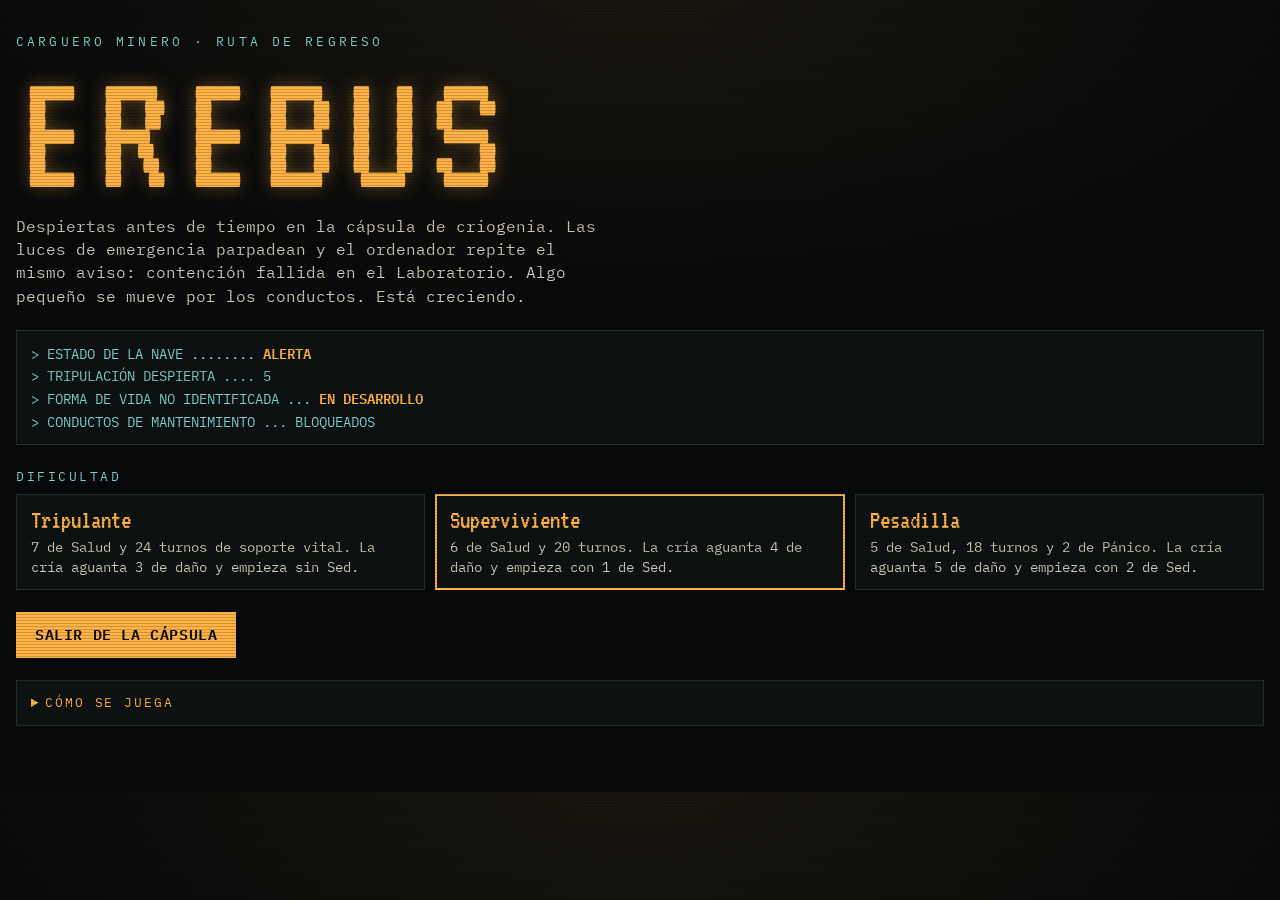
<file: Erebus/index.html>
<!doctype html><html><head><meta charset=utf8><meta name=viewport content="width=device-width,initial-scale=1,viewport-fit=cover"><style>:root{color-scheme:light;box-sizing:border-box;padding-top:env(safe-area-inset-top,0px);padding-bottom:env(safe-area-inset-bottom,0px)}html{scroll-padding-top:env(safe-area-inset-top,0px)}body{margin:0;padding:0;font:14px -apple-system,BlinkMacSystemFont,sans-serif;background:#fff;color:#000}img{max-width:100%}[hidden]:not([hidden=until-found i]){display:none!important}</style></head><body>
<title>Erebus</title>
<meta name="claude:viewport-fit-sides" content="cover">
<link rel="preconnect" href="https://fonts.googleapis.com">
<link rel="preconnect" href="https://fonts.gstatic.com" crossorigin>
<link rel="stylesheet" href="https://fonts.googleapis.com/css2?family=VT323&family=IBM+Plex+Mono:ital,wght@0,400;0,600;1,400&display=swap">
<style>
:root{
  /* Layout: una consola de a bordo — el plano de la nave en el centro, el panel de la sala elegida debajo y la bitácora a un lado (abajo en móvil) */
  --void:#07090a;
  --console:#0e1213;
  --rim:#25302e;
  --amber:#ffb347;
  --amber-dim:#8a6328;
  --cyan:#7fd4d0;
  --alert:#ff5a4a;
  --text:#e3dccb;
  --muted:#8c938b;
  --display:'VT323','IBM Plex Mono',ui-monospace,monospace;
  --mono:'IBM Plex Mono',ui-monospace,'SFMono-Regular',Menlo,Consolas,monospace;
  color-scheme:dark;
}
*{box-sizing:border-box}
body{background:var(--void);color:var(--text);font-family:var(--mono);font-size:14.5px;line-height:1.5;
  touch-action:manipulation;-webkit-tap-highlight-color:transparent;-webkit-text-size-adjust:100%;
  background-image:radial-gradient(ellipse 90% 60% at 50% 0%,rgba(255,179,71,.07),transparent 65%)}
body::after{content:"";position:fixed;inset:0;pointer-events:none;z-index:40;
  background:repeating-linear-gradient(0deg,rgba(0,0,0,.18) 0 1px,transparent 1px 3px);mix-blend-mode:multiply}
#app{max-width:1280px;margin:0 auto;padding-left:max(16px,env(safe-area-inset-left,0px));padding-right:max(16px,env(safe-area-inset-right,0px));padding-block:14px 48px}
h1,h2,h3{margin:0;font-weight:400;text-wrap:balance}
p{margin:0}
button{font:inherit;color:inherit}
:focus-visible{outline:2px solid var(--amber);outline-offset:2px}
.btn{font-family:var(--mono);font-weight:600;font-size:13px;letter-spacing:.04em;text-transform:uppercase;border:1px solid var(--amber-dim);
  background:transparent;color:var(--amber);padding:8px 12px;min-height:40px;cursor:pointer;border-radius:0}
.btn:hover:not(:disabled){background:rgba(255,179,71,.1);border-color:var(--amber)}
.btn:disabled{opacity:.35;cursor:not-allowed}
.btn.solid{background:var(--amber);color:var(--void);border-color:var(--amber)}
.btn.solid:hover:not(:disabled){background:#ffc56b}
.btn.alert{border-color:var(--alert);color:#ffb3aa}
.btn.alert.solid{background:var(--alert);color:var(--void)}
.btn.cyan{border-color:#3f6e6b;color:var(--cyan)}
.btn.big{font-size:15px;padding:10px 18px;min-height:46px}

/* portada */
.title{display:grid;gap:22px;padding-block:18px}
.hero{display:grid;gap:10px;max-width:66ch}
.hero .eyebrow{color:var(--cyan);font-size:12.5px;letter-spacing:.25em;text-transform:uppercase}
.hero h1{font-family:var(--display);font-size:clamp(84px,22vw,180px);line-height:.8;color:var(--amber);letter-spacing:.06em;text-shadow:0 0 18px rgba(255,179,71,.35)}
.hero p{font-size:15.5px;color:#cfc8b6}
.term{border:1px solid var(--rim);background:var(--console);padding:12px 14px;font-size:13.5px;color:var(--cyan);display:grid;gap:2px}
.term b{color:var(--amber);font-weight:600}
.pick h2{font-size:12.5px;letter-spacing:.2em;text-transform:uppercase;color:var(--cyan);margin-bottom:8px}
.opt-grid{display:grid;grid-template-columns:repeat(auto-fit,minmax(220px,1fr));gap:10px}
.opt{text-align:left;display:grid;gap:4px;padding:12px 14px;cursor:pointer;background:var(--console);border:1px solid var(--rim)}
.opt:hover{border-color:var(--amber-dim)}
.opt[aria-pressed="true"]{border-color:var(--amber);box-shadow:inset 0 0 0 1px var(--amber)}
.opt b{font-family:var(--display);font-weight:400;font-size:26px;line-height:1;color:var(--amber)}
.opt span{font-size:13.5px;color:#cfc8b6}
details.rules{border:1px solid var(--rim);background:var(--console)}
details.rules summary{cursor:pointer;padding:12px 14px;font-size:13px;letter-spacing:.15em;text-transform:uppercase;color:var(--amber)}
.rules-body{padding:0 14px 14px;display:grid;gap:8px;max-width:76ch;font-size:14px}
.rules-body h3{font-size:12.5px;letter-spacing:.15em;text-transform:uppercase;color:var(--cyan);margin-top:8px}
.rules-body ul{margin:0;padding-left:20px;display:grid;gap:4px}

/* cabecera */
.top{display:flex;flex-wrap:wrap;align-items:center;justify-content:space-between;gap:8px 20px;padding-bottom:10px;margin-bottom:12px;border-bottom:1px solid var(--rim)}
.brand{font-family:var(--display);font-size:40px;line-height:.8;color:var(--amber);letter-spacing:.08em}
.stats{display:flex;flex-wrap:wrap;gap:6px 18px;align-items:flex-end}
.stat{display:grid;gap:1px}
.stat .lbl{font-size:10px;letter-spacing:.16em;text-transform:uppercase;color:var(--muted)}
.stat .val{font-family:var(--display);font-size:28px;line-height:.9;color:var(--amber);font-variant-numeric:tabular-nums}
.stat.hp .val{color:var(--cyan)}
.stat.bad .val{color:var(--alert);text-shadow:0 0 10px rgba(255,90,74,.5)}

.layout{display:grid;grid-template-columns:minmax(0,1fr) 310px;gap:16px;align-items:start}
@media (max-width:980px){.layout{grid-template-columns:minmax(0,1fr)}}
.board{display:grid;gap:14px;min-width:0}
.zone{border:1px solid var(--rim);background:var(--console);padding:12px 14px;display:grid;gap:10px;min-width:0}
.zone-head{display:flex;flex-wrap:wrap;align-items:baseline;justify-content:space-between;gap:4px 14px}
.zone-head h2{font-family:var(--display);font-size:30px;line-height:1;color:var(--amber)}
.zone-head .sub{font-size:12.5px;color:var(--muted)}
.hint{color:var(--cyan);font-size:13.5px}
.empty{color:var(--muted);font-style:italic}
.controls{display:flex;flex-wrap:wrap;gap:8px;align-items:center}

/* plano */
.mapwrap{background:#050707;border:1px solid var(--rim)}
.map{display:block;width:100%;height:auto;max-height:80vh}
.map .hull{fill:none;stroke:#1d2725;stroke-width:.6}
.map .corr{stroke:#3c4a46;stroke-width:1.6}
.map .vent{fill:none;stroke:#6b3a33;stroke-width:.5;stroke-dasharray:1 .9}
.map .vent.sealed{stroke:#2b2422;stroke-dasharray:.4 1.2}
.map .room{cursor:pointer}
.map .room rect.bg{fill:#0d1312;stroke:#3c4a46;stroke-width:.35}
.map .room.adj rect.bg{stroke:var(--amber-dim);stroke-width:.5}
.map .room.here rect.bg{stroke:var(--amber);stroke-width:.7;fill:#16130c}
.map .room.sel rect.bg{stroke:var(--text);stroke-width:.8}
.map .room.blocked rect.bg{fill:#1a1210}
.map .room text.nm{fill:var(--text);font-family:var(--mono);font-weight:600;font-size:2.55px;letter-spacing:0;text-transform:uppercase}
.map .room text.tag{fill:var(--muted);font-family:var(--mono);font-size:1.9px}
.map .room text.tag.warn{fill:#ff9b8e}
.map .me{fill:var(--amber)}
.map .crew{fill:var(--cyan)}
.map .crew-l{fill:#07090a;font-family:var(--mono);font-weight:600;font-size:1.7px}
.map .beast{fill:var(--alert)}
.map .ghost{fill:none;stroke:var(--alert);stroke-width:.35;stroke-dasharray:.6 .6}
.map .noise{fill:none;stroke:var(--alert);stroke-width:.35}
.map .decoy{fill:#ffd36b}
@media (prefers-reduced-motion:no-preference){
  .map .noise{animation:ping 1.6s ease-out infinite;transform-box:fill-box;transform-origin:center}
  .map .beast{animation:throb 1.1s ease-in-out infinite}
}
@keyframes ping{0%{opacity:.9;transform:scale(.6)}100%{opacity:0;transform:scale(1.25)}}
@keyframes throb{50%{opacity:.55}}

.roompanel{border:1px solid var(--rim);background:#0b0f0f;padding:10px 12px;display:grid;gap:8px}
.roompanel h3{font-family:var(--display);font-size:30px;line-height:1;color:var(--amber)}
.roompanel .meta{font-size:13.5px;color:#cfc8b6}
.roompanel .warn{color:#ff9b8e}

.inv{display:flex;flex-wrap:wrap;gap:8px}
.item{flex:1 1 200px;min-width:0;max-width:320px;border:1px solid var(--rim);background:#0b0f0f;padding:8px 10px;display:grid;gap:4px}
.item b{color:var(--amber);font-weight:600;font-size:13.5px}
.item span{font-size:12.5px;color:#bdb6a5}
.item .btn{min-height:34px;padding:5px 8px;font-size:12px;justify-self:start}
.item.part b{color:var(--cyan)}

.side{display:grid;gap:12px;min-width:0}
.panel{border:1px solid var(--rim);background:var(--console);padding:12px 14px;display:grid;gap:8px;min-width:0}
.panel h3{font-size:12px;letter-spacing:.18em;text-transform:uppercase;color:var(--cyan)}
.crewrow{display:grid;grid-template-columns:auto 1fr;gap:2px 10px;padding:5px 0;border-bottom:1px solid #1a2220}
.crewrow:last-child{border-bottom:none}
.crewrow i{width:18px;height:18px;border-radius:50%;background:var(--cyan);color:var(--void);font-style:normal;font-weight:600;font-size:11px;display:grid;place-items:center}
.crewrow.dead i{background:#3a2a28;color:#8a6a64}
.crewrow b{font-weight:600}
.crewrow small{grid-column:2;color:var(--muted);font-size:12.5px}
.crewrow .st{grid-column:2;font-size:12.5px;color:var(--cyan)}
.crewrow.dead .st{color:#ff9b8e}
.log{list-style:none;margin:0;padding:0;display:grid;gap:3px;max-height:320px;overflow-y:auto;font-size:13px}
.log li{padding:2px 0;border-bottom:1px solid #161d1c}
.log li.turn{color:var(--amber);border-bottom:none;padding-top:6px;letter-spacing:.1em}
.log li.bad{color:#ff9b8e}
.log li.good{color:var(--cyan)}
.confirm{display:flex;flex-wrap:wrap;gap:8px;align-items:center;font-size:13.5px}

#mbar{display:none}
@media (max-width:720px){
  body{padding-bottom:calc(74px + env(safe-area-inset-bottom,0px))}
  #app{padding-block:0 20px}
  .top{position:sticky;top:0;z-index:15;margin:0 calc(-1 * max(16px,env(safe-area-inset-left,0px))) 10px;
    padding:calc(8px + env(safe-area-inset-top,0px)) max(12px,env(safe-area-inset-right,0px)) 8px max(12px,env(safe-area-inset-left,0px));
    background:rgba(7,9,10,.96);-webkit-backdrop-filter:blur(6px);backdrop-filter:blur(6px)}
  .top .brand{display:none}
  .stats{width:100%;justify-content:space-between;gap:4px 8px}
  .stat .val{font-size:25px}
  .zone{padding:10px 12px}
  .mapwrap{margin-inline:-12px;border-inline:none}
  .hide-m{display:none}
  #mbar{display:flex;position:fixed;left:0;right:0;bottom:0;z-index:18;gap:8px;align-items:center;
    padding:8px max(12px,env(safe-area-inset-right,0px)) calc(8px + env(safe-area-inset-bottom,0px)) max(12px,env(safe-area-inset-left,0px));
    background:rgba(7,9,10,.96);border-top:1px solid var(--amber-dim)}
  #mbar .ap{font-family:var(--display);font-size:26px;color:var(--amber);white-space:nowrap;line-height:1}
  #mbar .ap small{font-family:var(--mono);font-size:10px;color:var(--muted);letter-spacing:.1em}
  #mbar .btn{flex:1 1 0;min-width:0;min-height:46px;padding:6px}
}
.overlay{position:fixed;inset:0;background:rgba(3,4,5,.9);display:grid;place-items:center;z-index:30;
  padding:max(16px,env(safe-area-inset-top,0px)) max(16px,env(safe-area-inset-right,0px)) max(16px,env(safe-area-inset-bottom,0px)) max(16px,env(safe-area-inset-left,0px))}
.end{width:min(560px,100%);max-height:100%;overflow-y:auto;background:var(--console);border:1px solid var(--amber-dim);padding:22px;display:grid;gap:12px;box-shadow:0 0 40px rgba(255,179,71,.12)}
.end.lost{border-color:var(--alert);box-shadow:0 0 40px rgba(255,90,74,.18)}
.end .mast{font-size:11.5px;letter-spacing:.25em;text-transform:uppercase;color:var(--cyan)}
.end h2{font-family:var(--display);font-size:clamp(46px,11vw,64px);line-height:.9;color:var(--amber)}
.end.lost h2{color:var(--alert)}
.end .verdict{color:#cfc8b6}
.end table{width:100%;border-collapse:collapse;font-size:14px}
.end td{padding:4px 0;border-bottom:1px dashed #25302e}
.end td:last-child{text-align:right;font-variant-numeric:tabular-nums;color:var(--amber)}
.end tr.total td{border-bottom:none;font-size:17px;padding-top:8px}
.end .btn{justify-self:start}

/* conductos de mantenimiento */
.map .shaft{fill:none;stroke:#4a3a63;stroke-width:.55;stroke-dasharray:.5 1.1}
.map .shaft.open{stroke:#b48cff;stroke-width:.8;stroke-dasharray:none;filter:drop-shadow(0 0 .6px #b48cff)}
.map .shaft-k{fill:#7b6a95;font-family:var(--mono);font-size:1.9px;font-weight:600}
.map .shaft-k.open{fill:#d9c6ff}

/* criatura */
.beastbox{display:flex;flex-wrap:wrap;gap:6px 16px;align-items:center;font-size:13px;color:#cfc8b6}
.beastbox b{color:var(--alert);font-weight:600;letter-spacing:.05em;text-transform:uppercase}
.sed{display:flex;gap:2px;align-items:center}
.sed i{width:12px;height:12px;border:1px solid #6b3a33;display:block}
.sed i.on{background:var(--alert);border-color:var(--alert)}
.sed i.evo{border-color:var(--amber)}
.sed i.evo.on{background:var(--amber)}

/* cartas */
.cards{display:flex;flex-wrap:wrap;gap:8px}
.card{flex:1 1 170px;max-width:240px;min-width:0;border:1px solid var(--rim);border-top:3px solid var(--tc,#3c4a46);background:#0b0f0f;padding:8px 10px;display:grid;gap:5px;align-content:start}
.card .ct{display:flex;justify-content:space-between;gap:6px;align-items:baseline}
.card .ct b{font-family:var(--display);font-size:22px;line-height:1;color:var(--text);font-weight:400}
.card .cost{font-family:var(--display);font-size:22px;line-height:1;color:var(--amber);white-space:nowrap}
.card .ck{font-size:10.5px;letter-spacing:.14em;text-transform:uppercase;color:var(--tc,#8c938b)}
.card dl{margin:0;display:grid;grid-template-columns:auto 1fr;gap:2px 6px;font-size:12px;color:#bdb6a5}
.card dt{color:var(--muted)}
.card dt.p{color:var(--cyan)}.card dt.h{color:var(--amber)}.card dt.f{color:#ff9b8e}
.card dd{margin:0}
.card .left{font-size:11.5px;color:var(--muted)}
.card .btn{min-height:34px;padding:5px 8px;font-size:12px}
.card.react{--tc:#ff7a66}
.t-mov{--tc:#7fd4d0}.t-atq{--tc:#ff5a4a}.t-rec{--tc:#8fdc8f}.t-reg{--tc:#ffb347}.t-rea{--tc:#ff8a78}.t-pot{--tc:#b48cff}
.catalog{display:grid;grid-template-columns:repeat(auto-fill,minmax(190px,1fr));gap:8px}
.catalog .card{max-width:none}
.card.na{opacity:.45}
details.cat summary{cursor:pointer;color:var(--amber);font-size:13px;letter-spacing:.12em;text-transform:uppercase;padding:4px 0}

/* tiradas y amenaza */
.rollbox,.threat,.choice{border:1px solid var(--amber-dim);background:#120f0a;padding:10px 12px;display:grid;gap:8px}
.threat{border-color:var(--alert);background:#1a0d0b}
.threat h3,.rollbox h3,.choice h3{font-family:var(--display);font-size:28px;line-height:1;color:var(--amber)}
.threat h3{color:var(--alert)}
.dice{display:flex;gap:6px;flex-wrap:wrap}
.die{width:34px;height:34px;display:grid;place-items:center;border:1px solid #3c4a46;font-family:var(--display);font-size:26px;color:var(--muted);background:#0b0f0f}
.die.ok{border-color:var(--cyan);color:var(--cyan);box-shadow:0 0 8px rgba(127,212,208,.35)}
.outcome{font-size:14px}
.outcome b{text-transform:uppercase;letter-spacing:.1em}
.outcome .pleno{color:var(--cyan)}.outcome .parcial{color:var(--amber)}.outcome .fallo{color:#ff9b8e}
@media (prefers-reduced-motion:no-preference){.die{animation:dieIn .35s ease-out backwards}.die:nth-child(2){animation-delay:.06s}.die:nth-child(3){animation-delay:.12s}.die:nth-child(4){animation-delay:.18s}}
@keyframes dieIn{from{transform:rotate(-90deg) scale(.4);opacity:0}}
</style>

<div id="app"></div>

<script>
'use strict';
// ---------- la nave ----------
const ROOMS = {
  puente:{n:'Puente',x:50,y:7},
  comedor:{n:'Comedor',x:21,y:20},
  enfermeria:{n:'Enfermería',x:79,y:20},
  laboratorio:{n:'Laboratorio',x:16,y:37},
  pasilloA:{n:'Pasillo A',x:50,y:35},
  criogenia:{n:'Criogenia',x:84,y:37},
  armeria:{n:'Armería',x:16,y:54},
  pasilloB:{n:'Pasillo B',x:50,y:54},
  hidroponia:{n:'Hidroponía',x:84,y:54},
  ingenieria:{n:'Ingeniería',x:21,y:71},
  control:{n:'Control esclusa',x:79,y:71},
  reactor:{n:'Reactor',x:21,y:88},
  bodega:{n:'Bodega',x:79,y:88},
  lanzadera:{n:'Lanzadera',x:50,y:103}
};
const CORR = [['puente','comedor'],['puente','enfermeria'],['comedor','pasilloA'],['enfermeria','pasilloA'],['comedor','laboratorio'],['enfermeria','criogenia'],
  ['pasilloA','laboratorio'],['pasilloA','criogenia'],['pasilloA','pasilloB'],['laboratorio','armeria'],['pasilloB','armeria'],['pasilloB','hidroponia'],
  ['pasilloB','ingenieria'],['pasilloB','control'],['ingenieria','reactor'],['control','bodega'],['reactor','lanzadera'],['bodega','lanzadera'],['criogenia','hidroponia']];
const VENTS = [['comedor','armeria'],['enfermeria','control'],['laboratorio','ingenieria'],['hidroponia','bodega'],['armeria','reactor'],['puente','pasilloB'],['criogenia','lanzadera']];
// conductos de mantenimiento: atajos cerrados hasta que insertas una tarjeta de acceso (la criatura siempre puede usarlos)
const SHAFTS = [['comedor','hidroponia'],['laboratorio','control'],['criogenia','ingenieria'],['armeria','bodega']];
const CADJ={},VADJ={},SADJ={};
for(const k of Object.keys(ROOMS)){CADJ[k]=[];VADJ[k]=[];SADJ[k]=[];}
for(const [a,b] of CORR){CADJ[a].push(b);CADJ[b].push(a);}
for(const [a,b] of VENTS){VADJ[a].push(b);VADJ[b].push(a);}
SHAFTS.forEach(([a,b],i)=>{SADJ[a].push({to:b,i});SADJ[b].push({to:a,i});});

const DIFF = {
  tripulante:{n:'Tripulante',x:'7 de Salud y 24 turnos de soporte vital. La cría aguanta 3 de daño y empieza sin Sed.',hp:7,turns:24,chp:3,sed:0,panic:0},
  superviviente:{n:'Superviviente',x:'6 de Salud y 20 turnos. La cría aguanta 4 de daño y empieza con 1 de Sed.',hp:6,turns:20,chp:4,sed:1,panic:0},
  pesadilla:{n:'Pesadilla',x:'5 de Salud, 18 turnos y 2 de Pánico. La cría aguanta 5 de daño y empieza con 2 de Sed.',hp:5,turns:18,chp:5,sed:2,panic:2}
};
const ALIENTO = 6, HAND = 5, MAXINV = 6, MAXFOLLOW = 2, KEYS_TOTAL = 7, KEYS_DESTRUCT = 4;

// ---------- la criatura: cría → juvenil → adulta ----------
const STAGES = {
  cria:{n:'Cría',dmg:1,x:'Pequeña y torpe. Solo lo que caza ella misma le da Sed.'},
  juvenil:{n:'Juvenil',dmg:2,x:'Puede desvanecerse en las sombras y emboscarte.'},
  adulta:{n:'Adulta',dmg:3,x:'Se mueve el doble y atraviesa los conductos sellados. Sus emboscadas hacen +1 de daño.'}
};
const SED_MAX = 10, SED_EVOLVE = {4:'juvenil',8:'adulta'};
const INSTINCTS = ['cazar','cazar','cazar','cazar','acechar','acechar','emboscar','rugido','alimentarse','alimentarse','desvanecerse','desvanecerse'];
// emboscadas: dónde reaparece cuando está oculta (cara joven y cara adulta)
const AMBUSH = {
  joven:[
    {h:'Desde el techo',x:'Cae sobre ti: aparece en tu sala y ataca.',where:'you'},
    {h:'Respiración en la rejilla',x:'Aparece en una sala unida a la tuya por conducto. +1 Pánico.',where:'vent',panic:1},
    {h:'Rastro de sangre',x:'Aparece junto al tripulante más cercano y lo ataca.',where:'crew'},
    {h:'Sombras',x:'Sigue oculta. +1 Pánico.',where:null,panic:1},
    {h:'Hacia el ruido',x:'Aparece donde se oyó el último ruido.',where:'noise'},
    {h:'Muy lejos',x:'Aparece en la sala más alejada de ti.',where:'far'}],
  adulta:[
    {h:'Desde el techo',x:'Cae sobre ti: aparece en tu sala y ataca.',where:'you'},
    {h:'Detrás de ti',x:'Aparece en tu sala y ataca. +1 Pánico.',where:'you',panic:1},
    {h:'Rastro de sangre',x:'Aparece junto al tripulante más cercano y lo ataca.',where:'crew'},
    {h:'Garras en la rejilla',x:'Aparece en una sala unida a la tuya por conducto. +2 Pánico.',where:'vent',panic:2},
    {h:'Hacia el ruido',x:'Aparece donde se oyó el último ruido.',where:'noise'},
    {h:'Sombras',x:'Sigue oculta. +2 Pánico.',where:null,panic:2}]
};

// ---------- objetos y tripulación ----------
const ITEMS = {
  detector:{n:'Detector de movimiento',x:'Ves a la criatura si está a 3 salas o menos.'},
  lanzallamas:{n:'Lanzallamas improvisado',uses:3,x:'Cuando te ataque, puedes rechazarla sin daño. También lo usas si está en tu sala (1 Aliento).'},
  bengala:{n:'Bengala de señuelo',x:'Déjala en tu sala: la criatura irá hacia allí durante 3 turnos.'},
  botiquin:{n:'Botiquín',x:'Recuperas 2 de Salud.'},
  soldador:{n:'Soldador',uses:2,x:'Sella los conductos de tu sala. La criatura joven ya no puede usarlos.'},
  adrenalina:{n:'Adrenalina',x:'+2 de Aliento este turno (gratis).'},
  sedante:{n:'Sedantes',x:'−3 de Pánico.'},
  celula:{n:'Célula de energía',part:true,x:'Pieza del cañón de plasma.'},
  bobina:{n:'Bobina de contención',part:true,x:'Pieza del cañón de plasma.'},
  carcasa:{n:'Carcasa y gatillo',part:true,x:'Pieza del cañón de plasma.'}
};
const PARTS=['celula','bobina','carcasa'];
const CREW = {
  okoye:{n:'Okoye',r:'Ingeniera',x:'Montar el cañón cuesta 1 Aliento en vez de 3.'},
  brandt:{n:'Brandt',r:'Médico',x:'Tus cartas de Recuperación con resultado pleno curan +1 de Salud.'},
  sato:{n:'Sato',r:'Seguridad',x:'+1 de daño en tus ataques que acierten.'},
  vega:{n:'Vega',r:'Piloto',x:'La cuenta atrás de la autodestrucción dura 2 turnos más.'}
};
const EVENTS = {
  apagon:{h:'Apagón parcial',x:'El detector de movimiento no funciona este turno.',run:()=>{G.flags.blind=true;}},
  vapor:{h:'Fuga de vapor',x:'Una sala queda bloqueada durante 2 turnos.',run:()=>{const opts=Object.keys(ROOMS).filter(r=>r!==G.pos&&r!=='lanzadera'&&r!==G.beast.room);const r=pick(opts);G.blocked={room:r,until:G.turn+1};return ROOMS[r].n;}},
  radar:{h:'Eco en el radar interno',x:'Ves dónde está la criatura este turno.',run:()=>{if(!G.beast.hidden)G.flags.radar=true;}},
  mensaje:{h:'Mensaje cifrado de la compañía',x:'«Prioridad: recuperar el espécimen. Tripulación prescindible.» +1 de Pánico.',run:()=>{panic(1);}},
  ventilacion:{h:'Reinicio de la ventilación',x:'La criatura se desplaza 2 salas por los conductos.',run:()=>{beastWander(2,true);}}
};

// ---------- cartas de protocolo ----------
// t: mov · atq · rec · reg · rea (reacción, en el turno de la criatura) · pot (potenciador)
// q: copias · c: coste en Aliento · roll: se resuelve con una tirada de Nervio · o: resultados [pleno, parcial, fallo]
const KIND = {mov:'Movimiento',atq:'Ataque',rec:'Recuperación',reg:'Registro',rea:'Reacción',pot:'Potenciador'};
const CARDS = {
  avanzar:{n:'Avanzar',t:'mov',q:2,c:0,roll:true,o:['2 pasos','1 paso','1 paso y +1 Pánico']},
  correr:{n:'Correr',t:'mov',q:2,c:2,roll:true,o:['3 pasos','2 pasos','1 paso']},
  escabullirse:{n:'Escabullirse',t:'mov',q:1,c:3,roll:true,o:['2 pasos sin que te ataque al cruzarte','1 paso sin que te ataque','1 paso']},
  golpe:{n:'Golpe desesperado',t:'atq',q:1,c:0,roll:true,o:['1 de daño','1 de daño y +1 Pánico','+1 Pánico']},
  arrojar:{n:'Arrojar objeto',t:'atq',q:1,c:1,roll:true,range:2,o:['Pierdes el objeto: 2 de daño a 2 salas o menos','Pierdes el objeto: 1 de daño a 1 sala o menos','Pierdes el objeto']},
  plantar:{n:'Plantar cara',t:'atq',q:1,c:2,roll:true,o:['Huye 3 salas y se queda quieta un turno','Huye 2 salas','+1 Pánico']},
  embestida:{n:'Embestida',t:'atq',q:1,c:4,roll:true,o:['2 de daño','1 de daño','Nada']},
  certero:{n:'Golpe certero',t:'atq',q:1,c:6,roll:true,o:['3 de daño','2 de daño','1 de daño']},
  respirar:{n:'Respirar hondo',t:'rec',q:1,c:0,roll:true,o:['−2 Pánico','−1 Pánico','Nada']},
  calma:{n:'Mantener la calma',t:'rec',q:1,c:2,roll:true,o:['−3 Pánico','−2 Pánico','−1 Pánico']},
  rescate:{n:'¡Por aquí!',t:'rec',q:1,c:2,roll:false,o:['Un tripulante de una sala contigua corre a la tuya y te sigue. −1 Pánico','','']},
  descanso:{n:'Descanso profundo',t:'rec',q:1,c:5,roll:true,o:['+2 Salud y −2 Pánico','+1 Salud y −1 Pánico','−1 Pánico'],ends:true},
  registrar:{n:'Registrar',t:'reg',q:2,c:1,roll:true,o:['Miras 2 objetos y te quedas 1','Coges el de arriba','Coges el de arriba y haces mucho ruido']},
  rebuscar:{n:'Rebuscar en los restos',t:'reg',q:1,c:3,roll:true,o:['Recuperas uno de 2 objetos gastados','Recuperas un objeto gastado al azar','Nada']},
  proteger:{n:'Ponerse delante',t:'rea',q:1,c:1,roll:true,crew:true,o:['Recibes tú el ataque con −2 de daño','Recibes tú el ataque con −1 de daño','Recibes tú todo el daño']},
  esquivar:{n:'Esquivar',t:'rea',q:1,c:2,roll:true,o:['−2 de daño y te apartas 1 sala','−1 de daño y te apartas 1 sala','+1 Pánico']},
  cubrirse:{n:'Cubrirse',t:'rea',q:2,c:2,roll:true,o:['Ningún daño','−2 de daño','−1 de daño (mínimo 1)']},
  contra:{n:'Contraataque',t:'rea',q:1,c:4,roll:true,o:['Ningún daño y le haces 2','Ningún daño y le haces 1','Nada']},
  trampa:{n:'Trampa improvisada',t:'rea',q:1,c:6,roll:false,o:['Ningún daño, le haces 1 y termina su turno','','']},
  concentrarse:{n:'Concentrarse',t:'pot',q:2,c:0,roll:true,o:['+2 Aliento','+1 Aliento','Nada']},
  distraccion:{n:'Distracción',t:'pot',q:2,c:3,roll:true,o:['Pierde tu rastro: se aleja 3 salas','Se aleja 2 salas','+1 Pánico']},
  improvisar:{n:'Improvisar',t:'pot',q:2,c:3,roll:false,o:['Hasta el final del turno, los 4 también son éxitos','','']},
  planificar:{n:'Planificar',t:'pot',q:1,c:4,roll:false,o:['Tu próxima tirada suma 1 éxito','','']},
  pelos:{n:'Por los pelos',t:'pot',q:1,c:1,roll:false,o:['Tras cualquier tirada: repite los dados fallados','','']},
  repetir:{n:'Otra vez',t:'pot',q:1,c:2,roll:false,o:['Tras resolver una carta, paga su coste y vuelve a tu mano','','']}
};
const PASSIVE=['pelos','repetir'];

let G=null;
const UI={diff:'superviviente',sel:null,confirmQuit:false};
const shuffle=a=>{for(let i=a.length-1;i>0;i--){const j=Math.floor(Math.random()*(i+1));[a[i],a[j]]=[a[j],a[i]];}return a;};
const pick=a=>a[Math.floor(Math.random()*a.length)];
const d6=()=>1+Math.floor(Math.random()*6);
const esc=s=>String(s).replace(/[&<>"]/g,ch=>({'&':'&amp;','<':'&lt;','>':'&gt;','"':'&quot;'}[ch]));
function log(m,cls=''){G.log.unshift({m,cls});if(G.log.length>180)G.log.length=180;}
function panic(n){G.panic=Math.max(0,Math.min(10,G.panic+n));}
function heal(n){G.hp=Math.min(G.maxHp,G.hp+n);}
const R=r=>ROOMS[r].n;

// ---------- utilidades del plano ----------
function ventOpen(a,b,beast){if(beast&&G.beast.stage==='adulta')return true;return !G.welded.includes(a)&&!G.welded.includes(b);}
function shaftOpen(i){return G.shafts.includes(i);}
function neighbors(r,mode,beast){ // mode: 'corr' | 'vent' | 'all'
  const out=[];
  if(mode!=='vent')out.push(...CADJ[r]);
  if(mode!=='corr'){out.push(...VADJ[r].filter(v=>ventOpen(r,v,beast)));out.push(...SADJ[r].filter(s=>beast||shaftOpen(s.i)).map(s=>s.to));}
  return [...new Set(out)];
}
function bfs(from,mode,beast){
  const dist={[from]:0},prev={},q=[from];
  while(q.length){const r=q.shift();for(const n of neighbors(r,mode,beast))if(!(n in dist)){dist[n]=dist[r]+1;prev[n]=r;q.push(n);}}
  return {dist,prev};
}
function pathTo(from,to,mode,beast){const {dist,prev}=bfs(from,mode,beast);if(!(to in dist))return null;const p=[to];while(p[0]!==from)p.unshift(prev[p[0]]);return p;}
function distance(a,b){const d=bfs(a,'all',true).dist[b];return d===undefined?99:d;}
function beastAt(r){return !G.beast.hidden&&G.beast.room===r;}
function followers(){return G.crew.filter(c=>c.alive&&c.follow);}
function crewIn(r){return G.crew.filter(c=>c.alive&&c.room===r);}
function hasCrew(id){return G.crew.some(c=>c.id===id&&c.alive&&c.follow);}
function has(id){return G.inv.some(i=>i.id===id);}
function item(id){return G.inv.find(i=>i.id===id);}
function dropItem(id){const i=G.inv.findIndex(x=>x.id===id);if(i>=0)G.inv.splice(i,1);}
function spendItem(id){dropItem(id);if(!ITEMS[id].part)G.spent.push(id);}
function beastSpeed(){return G.beast.stage==='adulta'?2:1;}
function visible(){
  if(G.beast.hidden)return false;
  if(G.beast.room===G.pos||G.flags.radar)return true;
  return has('detector')&&!G.flags.blind&&distance(G.pos,G.beast.room)<=3;
}
function markNoise(room,kind){G.noise=G.noise.filter(n=>n.room!==room);G.noise.push({room,kind,turn:G.turn});}
function seeBeast(){if(visible())G.lastSeen={room:G.beast.room,turn:G.turn};}

// ---------- partida ----------
function newGame(diff){
  const df=DIFF[diff];
  G={diff,turn:0,maxTurn:df.turns,aliento:0,hp:df.hp,maxHp:df.hp,panic:df.panic,pos:'criogenia',inv:[],spent:[],cannon:null,
     crew:[],beast:{room:'laboratorio',hp:df.chp,maxHp:df.chp,stun:0,ambush:false,stage:'cria',sed:0,hidden:false,lost:0},
     instincts:[],ambushDeck:[],decoy:null,welded:[],noise:[],decks:{},searched:{},destruct:null,lastSeen:{room:'laboratorio',turn:0},
     blocked:null,flags:{},events:shuffle(Object.keys(EVENTS)),keys:0,shafts:[],
     hand:['avanzar','registrar'],used:{},steps:null,roll:null,threat:null,choice:null,lastPlayed:null,
     log:[],phase:'play',result:null};
  // objetos por la nave: las piezas del cañón tienen sala fija y las tarjetas de acceso van mezcladas con el resto
  const fixed={reactor:['celula'],laboratorio:['bobina'],armeria:['carcasa']};
  const pool=shuffle(['detector','lanzallamas','bengala','bengala','botiquin','botiquin','soldador','adrenalina','sedante','botiquin',...Array(KEYS_TOTAL).fill('acceso')]);
  const rooms=Object.keys(ROOMS).filter(r=>r!=='lanzadera'&&!r.startsWith('pasillo'));
  for(const r of Object.keys(ROOMS))G.decks[r]=[...(fixed[r]||[])];
  pool.forEach((it,i)=>G.decks[rooms[i%rooms.length]].push(it));
  for(const r of Object.keys(G.decks))shuffle(G.decks[r]);
  const startRooms=shuffle(Object.keys(ROOMS).filter(r=>!['criogenia','laboratorio','lanzadera'].includes(r)));
  Object.keys(CREW).forEach((id,i)=>G.crew.push({id,room:startRooms[i],follow:false,alive:true}));
  UI.sel='criogenia';UI.confirmQuit=false;
  log('Despiertas en Criogenia. Las alarmas llevan horas sonando. Algo salió del Laboratorio, y todavía es pequeño.');
  log('Objetivo: abátela, expúlsala por la esclusa o reúne 4 tarjetas de acceso, activa la autodestrucción en el Puente y huye en la lanzadera.');
  if(df.sed)feed(df.sed,true,true);
  startTurn();
}
function startTurn(){
  G.turn++;G.flags={};G.steps=null;G.used={};G.lastPlayed=null;
  if(G.blocked&&G.turn>G.blocked.until)G.blocked=null;
  G.noise=G.noise.filter(n=>G.turn-n.turn<=2);
  log(`Turno ${G.turn} · soporte vital ${G.maxTurn-G.turn+1}`,'turn');
  if(G.turn>G.maxTurn){lose('oxigeno');return;}
  // el hambre: desde juvenil, la Sed sube sola cada 3 turnos
  if(G.turn%3===0)feed(1,false);
  if(G.turn>1&&G.turn%4===0){
    if(!G.events.length)G.events=shuffle(Object.keys(EVENTS));
    const id=G.events.pop();const r=EVENTS[id].run();
    log(`Aviso de a bordo · ${EVENTS[id].h}${r?': '+r:''}. ${EVENTS[id].x}`,'bad');
  }
  G.aliento=G.panic>=7?ALIENTO-2:ALIENTO;
  if(G.panic>=7)log('El pánico te atenaza: solo tienes 4 de Aliento.','bad');
  seeBeast();check();
}
function check(){
  if(!G||G.phase==='over')return;
  if(G.hp<=0)lose('muerte');
  else if(G.panic>=10)lose('panico');
}
function lose(reason){G.phase='over';G.result={win:false,reason};G.threat=null;G.roll=null;G.choice=null;}
function win(kind){
  G.phase='over';G.threat=null;G.roll=null;G.choice=null;
  const base={canon:12,abatida:12,esclusa:10,huida:7}[kind];
  const alive=kind==='huida'?followers().length:G.crew.filter(c=>c.alive).length;
  const rows=[[{canon:'Criatura abatida',abatida:'Criatura abatida',esclusa:'Criatura expulsada al vacío',huida:'Huida en la lanzadera'}[kind],base],
    [`Fase de la criatura (${STAGES[G.beast.stage].n})`,{cria:0,juvenil:2,adulta:5}[G.beast.stage]],
    [`Tripulantes que sobreviven (${alive})`,alive*3],[`Salud restante (${G.hp})`,G.hp],
    ['Soporte vital sobrante',Math.floor((G.maxTurn-G.turn)/2)],[`Pánico (${G.panic})`,-Math.floor(G.panic/2)]];
  G.result={win:true,kind,rows,total:rows.reduce((s,r)=>s+r[1],0)};
}

// ---------- Sed y evolución ----------
// en fase de cría solo cuenta lo que caza ella misma (direct)
function feed(n,direct,quiet){
  const B=G.beast;if(B.stage==='cria'&&!direct)return;
  for(let k=0;k<n&&B.sed<SED_MAX;k++){B.sed++;const next=SED_EVOLVE[B.sed];if(next)evolve(next,quiet);}
}
function evolve(stage,quiet){
  const B=G.beast;B.stage=stage;
  if(stage==='juvenil'){if(!quiet){log('Encuentras una muda de piel en el suelo. La criatura ya es JUVENIL: ahora puede desvanecerse y emboscarte.','bad');panic(1);}return;}
  // adulta: más Vida, se cura del todo y la baraja de emboscadas cambia de cara
  B.maxHp=DIFF[G.diff].chp*2+2;B.hp=B.maxHp;G.ambushDeck=[];
  if(!quiet){log(`Un rugido hace vibrar el casco. La criatura es ADULTA: ${B.maxHp} de Vida, se mueve el doble y atraviesa los conductos sellados.`,'bad');panic(2);}
}

// ---------- cartas ----------
const busy=()=>G.phase!=='play'||!!G.roll||!!G.choice||!!G.threat;
function inHand(id){return G.hand.filter(h=>h===id).length;}
function copiesLeft(id){return CARDS[id].q-inHand(id)-(G.used[id]||0);}
function canPrepare(id){return !busy()&&G.hand.length<HAND&&copiesLeft(id)>0&&G.aliento>=CARDS[id].c;}
function prepare(id){if(!canPrepare(id))return;G.aliento-=CARDS[id].c;G.hand.push(id);log(`Preparas «${CARDS[id].n}» (${CARDS[id].c} Aliento).`);}
function discardCard(id){const i=G.hand.indexOf(id);if(i>=0){G.hand.splice(i,1);G.used[id]=(G.used[id]||0)+1;}}
function attackRange(id){return id==='arrojar'?(G.cannon?2:2):(G.cannon&&G.cannon.charges>0?1:0);}
function inRange(range){if(!visible())return false;const r=G.beast.room;if(r===G.pos)return true;if(range<1)return false;const d=bfs(G.pos,'corr').dist[r];return d!==undefined&&d<=range;}
function canPlay(id){
  if(busy()||!G.hand.includes(id))return false;
  const d=CARDS[id];
  if(d.t==='rea'||PASSIVE.includes(id))return false;
  if(d.t==='atq'){if(!inRange(attackRange(id)))return false;if(id==='arrojar'&&!G.inv.some(i=>!ITEMS[i.id].part))return false;}
  if(id==='rescate')return CADJ[G.pos].some(r=>crewIn(r).some(c=>!c.follow))&&followers().length<MAXFOLLOW;
  if(id==='rebuscar')return G.spent.length>0;
  return true;
}
function play(id){
  if(!canPlay(id))return;
  if(id==='arrojar'){const opts=[...new Set(G.inv.filter(i=>!ITEMS[i.id].part).map(i=>i.id))];G.choice={title:'¿Qué arrojas?',kind:'arrojar',opts:opts.map(v=>({v,l:ITEMS[v].n}))};return;}
  startCard(id,{});
}
function startCard(id,ctx){
  discardCard(id);
  const d=CARDS[id];
  if(!d.roll){applyCard(id,'pleno',ctx);return;}
  G.roll={id,ctx,dice:rollDice(),rerolled:false};
}
// tirada de Nervio: un dado menos por cada 3 de Pánico; éxito con 5+ (4+ con Improvisar)
function nerve(){return Math.max(1,4-Math.floor(G.panic/3));}
function rollDice(){return Array.from({length:nerve()},d6);}
function target(){return G.flags.improv||G.flags.improvNext?4:5;}
function successes(r){return r.dice.filter(x=>x>=target()).length+(G.flags.plan||0);}
function outcomeOf(r){const s=successes(r);return s>=2?'pleno':s===1?'parcial':'fallo';}
function rerollFailed(){
  const r=G.roll;if(!r||r.rerolled||!G.hand.includes('pelos'))return;
  discardCard('pelos');r.dice=r.dice.map(x=>x>=target()?x:d6());r.rerolled=true;log('Por los pelos: repites los dados fallados.','good');
}
function acceptRoll(){
  const r=G.roll;if(!r)return;
  const out=outcomeOf(r);G.roll=null;
  G.flags.improvNext=false;G.flags.plan=0;
  applyCard(r.id,out,r.ctx);
}
function applyCard(id,out,ctx){
  const d=CARDS[id],k=['pleno','parcial','fallo'].indexOf(out);
  log(`${d.n}: ${out.toUpperCase()}${d.o[k]?' — '+d.o[k]:''}.`,out==='fallo'?'bad':'good');
  if(d.t==='rea'){resolveReaction(id,out);return;}
  const fx=EFFECTS[id];if(fx)fx(out,ctx);
  if(G.phase==='over')return;
  if(d.c>0&&!d.ends)G.lastPlayed=id;
  seeBeast();check();
  if(d.ends&&G.phase==='play'&&!G.choice)endTurn();
}
function giveSteps(n,safe){G.steps={n:(G.steps?.n||0)+n,safe:!!safe||!!G.steps?.safe};}
function hurtBeast(n,how){
  const B=G.beast;if(n<=0)return;
  let dmg=n+(hasCrew('sato')?1:0);
  if(G.cannon&&G.cannon.charges>0&&how!=='arrojar'){G.cannon.charges--;dmg+=2;log(`El cañón de plasma escupe fuego (+2 de daño, quedan ${G.cannon.charges} cargas).`);}
  B.hp-=dmg;markNoise(B.room,'chillido');
  log(`Le haces ${dmg} de daño. Le queda ${Math.max(0,B.hp)} de ${B.maxHp} de Vida.`,'good');
  if(B.hp<=0){log('La criatura se desploma entre espasmos. Se acabó.','good');win('abatida');return;}
  beastRetreat(2);log('Huye herida.','good');
}
const EFFECTS = {
  avanzar:o=>{giveSteps(o==='pleno'?2:1);if(o==='fallo')panic(1);},
  correr:o=>giveSteps(o==='pleno'?3:o==='parcial'?2:1),
  escabullirse:o=>giveSteps(o==='pleno'?2:1,o!=='fallo'),
  golpe:o=>{if(o!=='fallo')hurtBeast(1);if(o!=='pleno')panic(1);},
  arrojar:(o,c)=>{spendItem(c.item);const range=o==='pleno'?2:1;if(o!=='fallo'&&inRange(range))hurtBeast(o==='pleno'?2:1,'arrojar');else if(o!=='fallo')log('No llega hasta ella.');},
  plantar:o=>{if(o==='fallo'){panic(1);return;}beastRetreat(o==='pleno'?3:2);if(o==='pleno')G.beast.stun=1;},
  embestida:o=>{if(o!=='fallo')hurtBeast(o==='pleno'?2:1);},
  certero:o=>hurtBeast(o==='pleno'?3:o==='parcial'?2:1),
  respirar:o=>{if(o==='fallo')return;panic(o==='pleno'?-2:-1);if(o==='pleno'&&hasCrew('brandt'))heal(1);},
  calma:o=>{panic(o==='pleno'?-3:o==='parcial'?-2:-1);if(o==='pleno'&&hasCrew('brandt'))heal(1);},
  rescate:()=>{const c=CADJ[G.pos].flatMap(r=>crewIn(r)).find(c=>!c.follow);if(c){c.room=G.pos;c.follow=true;log(`${CREW[c.id].n} corre hasta ti y se une.`,'good');}panic(-1);},
  descanso:o=>{if(o==='pleno'){heal(2+(hasCrew('brandt')?1:0));panic(-2);}else if(o==='parcial'){heal(1);panic(-1);}else panic(-1);},
  registrar:o=>doSearch(o),
  rebuscar:o=>{if(o==='fallo'||!G.spent.length)return;if(o==='parcial'){const i=Math.floor(Math.random()*G.spent.length);takeItem(G.spent.splice(i,1)[0]);return;}
    const opts=[...new Set(shuffle([...G.spent]).slice(0,2))];if(opts.length===1){G.spent.splice(G.spent.indexOf(opts[0]),1);takeItem(opts[0]);return;}G.choice={title:'Rebuscas entre los restos',kind:'rebuscar',opts:opts.map(v=>({v,l:ITEMS[v].n}))};},
  concentrarse:o=>{if(o!=='fallo')G.aliento+=o==='pleno'?2:1;},
  distraccion:o=>{if(o==='fallo'){panic(1);return;}if(G.beast.hidden)return;beastRetreat(o==='pleno'?3:2);G.beast.lost=1;markNoise(G.pos,'tú');},
  improvisar:()=>{G.flags.improv=true;},
  planificar:()=>{G.flags.plan=(G.flags.plan||0)+1;}
};
// recuperar la última carta pagando su coste (carta «Otra vez»)
function canRepeat(){return !busy()&&G.hand.includes('repetir')&&G.lastPlayed&&G.aliento>=CARDS[G.lastPlayed].c&&G.hand.length<HAND+1;}
function repeatCard(){if(!canRepeat())return;const id=G.lastPlayed;discardCard('repetir');G.aliento-=CARDS[id].c;G.used[id]=Math.max(0,(G.used[id]||1)-1);G.hand.push(id);G.lastPlayed=null;log(`Otra vez: «${CARDS[id].n}» vuelve a tu mano.`,'good');}

// ---------- registrar ----------
function takeItem(id){
  if(id==='acceso'){G.keys++;log(`Encuentras una tarjeta de acceso (${G.keys}).`,'good');return true;}
  if(G.inv.length>=MAXINV&&!PARTS.includes(id)){log(`Encuentras ${ITEMS[id].n}, pero no puedes cargar más. Lo dejas aquí.`,'bad');G.decks[G.pos].push(id);return false;}
  G.inv.push({id,uses:ITEMS[id].uses||0});log(`Encuentras: ${ITEMS[id].n}.`,'good');return true;
}
function doSearch(out){
  markNoise(G.pos,'tú');G.madeNoise=G.pos;G.searched[G.pos]=true;
  if(out==='fallo')G.loud=G.pos;
  const deck=G.decks[G.pos];
  if(!deck.length){log(`En ${R(G.pos)} no queda nada útil.`);return;}
  if(out==='pleno'&&deck.length>=2){const a=deck.pop(),b=deck.pop();G.choice={title:'¿Con qué te quedas?',kind:'search',opts:[a,b].map(v=>({v,l:v==='acceso'?'Tarjeta de acceso':ITEMS[v].n})),rest:[a,b]};return;}
  takeItem(deck.pop());
}
function choose(v){
  const c=G.choice;if(!c||!c.opts.some(o=>o.v===v))return;G.choice=null;
  if(c.kind==='search'){const other=c.rest.find((x,i)=>x!==v||c.rest.indexOf(v)!==i);takeItem(v);if(other)G.decks[G.pos].push(other);}
  if(c.kind==='rebuscar'){G.spent.splice(G.spent.indexOf(v),1);takeItem(v);}
  if(c.kind==='arrojar'){startCard('arrojar',{item:v});return;}
  check();
}

// ---------- moverse ----------
function canStep(to){
  if(busy()||!G.steps||G.steps.n<1)return null;
  if(G.blocked&&G.blocked.room===to)return null;
  if(CADJ[G.pos].includes(to))return 'corr';
  if(SADJ[G.pos].some(s=>s.to===to&&shaftOpen(s.i)))return 'shaft';
  if(VADJ[G.pos].includes(to)&&ventOpen(G.pos,to))return 'vent';
  return null;
}
function step(to){
  const how=canStep(to);if(!how)return;
  const safe=G.steps.safe;G.steps.n--;G.prevPos=G.pos;G.pos=to;UI.sel=to;
  if(how==='vent'){panic(1);const left=followers();left.forEach(c=>c.follow=false);log(`Te arrastras por el conducto hasta ${R(to)} (+1 Pánico)${left.length?'. Tus compañeros no caben y se quedan atrás':''}.`);}
  else{followers().forEach(c=>c.room=to);log(`${how==='shaft'?'Cruzas el conducto de mantenimiento':'Vas'} hasta ${R(to)}${followers().length?' con '+followers().map(c=>CREW[c.id].n).join(' y '):''}.`);}
  if(G.steps.n<1)G.steps=null;
  if(beastAt(to)){
    if(safe){log('Te cruzas con la criatura, pero consigues pasar sin que te toque.','good');}
    else{log('¡La criatura está aquí! Se lanza sobre ti.','bad');beginThreat('you',!!G.beast.ambush,'play');}
  }
  seeBeast();check();
}
function canInsertKey(i){return !busy()&&G.keys>0&&!shaftOpen(i)&&SHAFTS[i].includes(G.pos);}
function insertKey(i){if(!canInsertKey(i))return;G.keys--;G.shafts.push(i);const [a,b]=SHAFTS[i];log(`Insertas una tarjeta: se abre el conducto de mantenimiento ${R(a)} ↔ ${R(b)}.`,'good');}

// ---------- acciones de sala (cuestan Aliento) ----------
function spend(n){if(G.aliento<n)return false;G.aliento-=n;return true;}
function recruit(id){const c=G.crew.find(x=>x.id===id);if(busy()||!c||!c.alive||c.room!==G.pos||c.follow||followers().length>=MAXFOLLOW)return;c.follow=true;log(`${CREW[id].n} se une a ti.`,'good');}
function dismiss(id){const c=G.crew.find(x=>x.id===id);if(!c||!c.follow)return;c.follow=false;log(`${CREW[id].n} se queda en ${R(c.room)}.`);}
function assembleCost(){return hasCrew('okoye')?1:3;}
function canAssemble(){return !busy()&&G.pos==='ingenieria'&&PARTS.every(has)&&G.aliento>=assembleCost();}
function assemble(){if(!canAssemble())return;spend(assembleCost());PARTS.forEach(dropItem);G.cannon={charges:3};markNoise(G.pos,'tú');G.madeNoise=G.pos;log('Sueldas la última pieza. El cañón de plasma añade +2 de daño a tus ataques y te deja golpear desde una sala contigua (3 cargas).','good');}
function canRecharge(){return !busy()&&G.cannon&&G.cannon.charges<3&&G.pos==='reactor'&&G.aliento>=1;}
function recharge(){if(!canRecharge())return;spend(1);G.cannon.charges=3;log('Recargas el cañón en el reactor: 3 cargas.','good');}
function canScan(){return !busy()&&(G.pos==='puente'||G.pos==='control')&&G.aliento>=1;}
function scan(){
  if(!canScan())return;spend(1);
  if(G.beast.hidden){const far=Object.keys(ROOMS).filter(r=>distance(G.pos,r)>=2&&r!=='lanzadera');reappear(pick(far));log(`El escáner la obliga a moverse: aparece en ${R(G.beast.room)}.`,'good');}
  else log(`El escáner interno la localiza en ${R(G.beast.room)}.`,'good');
  G.flags.radar=true;seeBeast();
}
function canUse(id){
  if(busy()||!has(id))return false;
  if(id!=='adrenalina'&&G.aliento<1)return false;
  if(id==='botiquin')return G.hp<G.maxHp;
  if(id==='sedante')return G.panic>0;
  if(id==='bengala'||id==='adrenalina')return true;
  if(id==='soldador')return !G.welded.includes(G.pos)&&VADJ[G.pos].length>0;
  if(id==='lanzallamas')return beastAt(G.pos);
  return false;
}
function useItem(id){
  if(!canUse(id))return;
  if(id!=='adrenalina')spend(1);
  if(id==='botiquin'){heal(2);spendItem(id);log('Te vendas las heridas: +2 Salud.','good');}
  if(id==='sedante'){panic(-3);spendItem(id);log('Los sedantes te calman: −3 Pánico.','good');}
  if(id==='adrenalina'){G.aliento+=2;spendItem(id);log('Te inyectas adrenalina: +2 Aliento.','good');}
  if(id==='bengala'){G.decoy={room:G.pos,turns:3};spendItem(id);log(`Dejas una bengala encendida en ${R(G.pos)}.`,'good');}
  if(id==='soldador'){const it=item('soldador');it.uses--;G.welded.push(G.pos);if(it.uses<=0)spendItem('soldador');log(`Sellas los conductos de ${R(G.pos)}.`,'good');}
  if(id==='lanzallamas'){const it=item('lanzallamas');it.uses--;if(it.uses<=0){spendItem('lanzallamas');log('El lanzallamas se queda sin combustible.');}beastRetreat(2);log('Una lengua de fuego llena la sala. La criatura retrocede.','good');}
  seeBeast();
}
function drop(id){if(busy())return;const i=G.inv.findIndex(x=>x.id===id);if(i<0)return;const [it]=G.inv.splice(i,1);G.decks[G.pos].push(it.id);log(`Dejas ${ITEMS[it.id].n} en ${R(G.pos)}.`);}
function canAirlock(){return !busy()&&G.pos==='control'&&G.aliento>=1&&crewIn('bodega').length===0;}
function airlock(){
  if(!canAirlock())return;spend(1);
  if(beastAt('bodega')){log('Pulsas el botón. La compuerta se abre y la criatura sale despedida al vacío.','good');win('esclusa');return;}
  log('La esclusa se abre al vacío… pero en la bodega no había nada. La criatura ha oído el estruendo.','bad');markNoise('control','tú');G.madeNoise='control';
}
function destructTime(){return 4+(hasCrew('vega')?2:0);}
function canDestruct(){return !busy()&&G.pos==='puente'&&G.keys>=KEYS_DESTRUCT&&G.destruct===null&&G.aliento>=1;}
function destruct(){if(!canDestruct())return;spend(1);G.keys-=KEYS_DESTRUCT;G.destruct=destructTime();log(`Insertas ${KEYS_DESTRUCT} tarjetas de acceso en la consola del Puente. Autodestrucción en ${G.destruct} turnos. Corre a la lanzadera.`,'bad');panic(1);}
function canLaunch(){return !busy()&&G.pos==='lanzadera'&&G.destruct!==null&&G.aliento>=1&&!beastAt('lanzadera');}
function launch(){if(!canLaunch())return;spend(1);log('La lanzadera se separa. Detrás de ti, el Erebus se convierte en una estrella.','good');win('huida');}

// ---------- la criatura ----------
function humansAt(r){return (G.pos===r?1:0)+crewIn(r).length;}
function nearestHuman(onlyCrew){
  const {dist}=bfs(G.beast.room,'all',true);
  let best=null,bd=99;
  const cands=[...(onlyCrew?[]:[G.pos]),...G.crew.filter(c=>c.alive&&!c.follow).map(c=>c.room)];
  for(const r of cands){const d=dist[r]??99;if(d<bd){bd=d;best=r;}}
  return best||G.pos;
}
function beastStep(to,how){
  G.beast.room=to;
  if(CADJ[G.pos].includes(to)||VADJ[G.pos].includes(to)||to===G.pos)markNoise(to,how==='vent'?'conductos':'pasos');
}
function beastWander(steps,ventsOnly){
  if(G.beast.hidden)return;
  for(let i=0;i<steps;i++){const ns=neighbors(G.beast.room,ventsOnly?'vent':'all',true);if(!ns.length)return;beastStep(pick(ns),ventsOnly?'vent':'all');if(humansAt(G.beast.room))return;}
}
function beastRetreat(n){
  for(let i=0;i<n;i++){const ns=neighbors(G.beast.room,'all',true);if(!ns.length)return;ns.sort((a,b)=>distance(G.pos,b)-distance(G.pos,a));G.beast.room=ns[0];}
}
function reappear(room){G.beast.hidden=false;G.beast.room=room;}
function drawAmbush(){
  const side=G.beast.stage==='adulta'?'adulta':'joven';
  if(!G.ambushDeck.length)G.ambushDeck=shuffle(AMBUSH[side].map((_,i)=>i));
  const card=AMBUSH[side][G.ambushDeck.pop()];
  log(`Emboscada · ${card.h}: ${card.x}`,'bad');
  if(card.panic)panic(card.panic);
  if(!card.where)return null;
  let room=G.pos;
  if(card.where==='vent'){const vs=VADJ[G.pos].filter(v=>ventOpen(G.pos,v,true));room=vs.length?pick(vs):pick(CADJ[G.pos]);}
  if(card.where==='crew'){const free=G.crew.filter(c=>c.alive&&!c.follow);room=free.length?free.sort((a,b)=>distance(G.pos,a.room)-distance(G.pos,b.room))[0].room:G.pos;}
  if(card.where==='noise'){const n=[...G.noise].sort((a,b)=>b.turn-a.turn)[0];room=n?n.room:G.pos;}
  if(card.where==='far'){const {dist}=bfs(G.pos,'all',true);room=Object.keys(dist).sort((a,b)=>dist[b]-dist[a])[0];}
  reappear(room);log(`La criatura reaparece en ${R(room)}.`,'bad');
  return card.where==='you'||card.where==='crew'||card.where==='noise'?'attack':null;
}
// fase de la criatura. Devuelve true si se detiene esperando la reacción del jugador
function beastPhase(){
  const B=G.beast;
  if(B.hidden){const res=drawAmbush();if(res==='attack')return beastAttack(true);seeBeast();return false;}
  B.ambush=false;
  if(B.stun>0){B.stun--;log('La criatura se lame las heridas en algún lugar de la nave.');return false;}
  if(!G.instincts.length)G.instincts=shuffle([...INSTINCTS]);
  let ins=G.instincts.pop();
  if(ins==='desvanecerse'&&B.stage==='cria')ins='cazar';
  if(ins==='desvanecerse'){B.hidden=true;log('La pierdes de vista. Se ha desvanecido en las sombras de la nave.','bad');panic(1);return false;}
  if(ins==='rugido'){panic(1);markNoise(B.room,'chillido');log(`Un chillido recorre la nave desde ${R(B.room)}. +1 Pánico.`,'bad');return false;}
  if(ins==='emboscar'){B.ambush=true;log('Silencio. Demasiado silencio.');return false;}
  let tgt;
  if(G.decoy)tgt=G.decoy.room;
  else if(G.loud)tgt=G.loud;
  else if(G.madeNoise&&!B.lost&&distance(B.room,G.madeNoise)<=4)tgt=G.madeNoise;
  else tgt=nearestHuman(ins==='alimentarse'||B.lost>0);
  B.lost=0;
  const mode=ins==='acechar'?'vent':'all';
  const path=pathTo(B.room,tgt,mode,true)||pathTo(B.room,tgt,'all',true);
  if(path)for(let i=1;i<path.length&&i<=beastSpeed();i++){
    if(G.blocked&&G.blocked.room===path[i])break;
    const how=VADJ[path[i-1]].includes(path[i])&&!CADJ[path[i-1]].includes(path[i])?'vent':'corr';
    beastStep(path[i],how);
    if(humansAt(B.room))break;
  }
  return beastAttack(false);
}
function beastAttack(ambush){
  const B=G.beast;
  if(B.room===G.pos){log('La criatura se lanza sobre ti.','bad');return beginThreat('you',ambush,'end');}
  const victims=crewIn(B.room);
  if(victims.length){const v=pick(victims);return beginThreat(v.id,ambush,'end');}
  seeBeast();return false;
}
// un ataque pendiente: el jugador puede responder con cartas de Reacción o con el lanzallamas
function beginThreat(target,ambush,resume){
  const B=G.beast;G.lastSeen={room:B.room,turn:G.turn};
  const dmg=STAGES[B.stage].dmg+(ambush&&B.stage==='adulta'?1:0);
  G.threat={target,dmg,ambush,resume,reduce:0,ignore:false,minOne:false,counter:0,dodge:false,endPhase:false,shield:false};
  // si nadie puede ponerse delante del tripulante, el ataque se resuelve sin esperar y el turno sigue su curso
  if(target!=='you'&&!G.hand.some(h=>CARDS[h].crew)){G.threat.resume=null;resolveThreat();return false;}
  return true;
}
function canReact(id){const T=G.threat;if(!T||G.roll||G.choice||!G.hand.includes(id))return false;const d=CARDS[id];if(d.t!=='rea')return false;if(T.target!=='you')return !!d.crew;return !d.crew;}
function react(id){if(!canReact(id))return;startCard(id,{});}
function resolveReaction(id,out){
  const T=G.threat;if(!T)return;
  if(id==='proteger'){T.target='you';T.reduce+=out==='pleno'?2:out==='parcial'?1:0;resolveThreat();return;}
  if(id==='esquivar'){if(out==='fallo')panic(1);else{T.reduce+=out==='pleno'?2:1;T.dodge=true;}}
  if(id==='cubrirse'){if(out==='pleno')T.ignore=true;else if(out==='parcial')T.reduce+=2;else{T.reduce+=1;T.minOne=true;}}
  if(id==='contra'){if(out!=='fallo'){T.ignore=true;T.counter=out==='pleno'?2:1;}}
  if(id==='trampa'){T.ignore=true;T.counter=1;T.endPhase=true;}
  if(T.ignore)resolveThreat();
}
function useFlamer(){const T=G.threat;if(!T||T.target!=='you'||G.roll)return;const it=item('lanzallamas');if(!it||it.uses<=0)return;it.uses--;if(it.uses<=0){spendItem('lanzallamas');log('El lanzallamas se queda sin combustible.');}log('Disparas el lanzallamas a ciegas. La criatura retrocede entre chillidos.','good');T.ignore=true;T.flamed=true;resolveThreat();}
function resolveThreat(){
  const T=G.threat;if(!T)return;G.threat=null;
  const B=G.beast;
  if(T.target!=='you'){
    const v=G.crew.find(c=>c.id===T.target);
    if(v&&v.alive){v.alive=false;v.follow=false;panic(1);markNoise(B.room,'grito');feed(2,true);log(`Un grito desde ${R(B.room)}: ${CREW[v.id].n} ha muerto. +1 Pánico.`,'bad');}
  } else if(T.ignore){
    log('El ataque no te alcanza.','good');
  } else {
    let dmg=Math.max(T.minOne?1:0,T.dmg-T.reduce);
    if(dmg>0){G.hp-=dmg;panic(1);feed(1,true);log(`Te alcanza: −${dmg} Salud, +1 Pánico.`,'bad');}
    else log('Absorbes el golpe sin daño.','good');
  }
  if(T.dodge&&G.phase!=='over'){const ns=CADJ[G.pos].filter(n=>n!==B.room&&!(G.blocked&&G.blocked.room===n));if(ns.length){const to=pick(ns);G.pos=to;UI.sel=to;followers().forEach(c=>c.room=to);log(`Te apartas hasta ${R(to)}.`,'good');}}
  if(T.flamed)beastRetreat(2);
  check();if(G.phase==='over')return;
  if(T.counter)hurtBeast(T.counter);
  if(G.phase==='over')return;
  if(T.endPhase){B.stun=1;log('La trampa la deja aturdida.','good');}
  if(T.resume==='end')finishEndTurn();
}
function crewWander(){
  for(const c of G.crew){
    if(!c.alive||c.follow)continue;
    if(Math.random()<0.35){const ns=CADJ[c.room].filter(n=>!beastAt(n)&&!(G.blocked&&G.blocked.room===n));if(ns.length)c.room=pick(ns);}
  }
}
function endTurn(){
  if(busy())return;
  G.phase='beast';G.steps=null;G.flags.improv=false;
  const waiting=beastPhase();
  if(G.phase==='over')return;
  if(waiting&&G.threat)return;
  finishEndTurn();
}
function finishEndTurn(){
  if(G.phase==='over')return;
  crewWander();
  if(G.decoy){G.decoy.turns--;if(G.decoy.turns<=0){G.decoy=null;log('La bengala se apaga.');}}
  G.madeNoise=null;G.loud=null;
  if(G.destruct!==null){
    G.destruct--;
    // morir junto a la criatura no cuenta como victoria
    if(G.destruct<=0){log('La cuenta atrás llega a cero.','bad');lose('explosion');return;}
    log(`Autodestrucción en ${G.destruct} turnos.`,'bad');
  }
  G.phase='play';
  startTurn();
}

// ---------- dibujo ----------
function mapHTML(){
  const W=26,H=11;
  const corr=CORR.map(([a,b])=>`<line class="corr" x1="${ROOMS[a].x}" y1="${ROOMS[a].y}" x2="${ROOMS[b].x}" y2="${ROOMS[b].y}"/>`).join('');
  const curve=(a,b,off)=>{const A=ROOMS[a],B=ROOMS[b],mx=(A.x+B.x)/2,my=(A.y+B.y)/2,dx=B.x-A.x,dy=B.y-A.y,l=Math.hypot(dx,dy)||1;
    let ox=-dy/l*off,oy=dx/l*off;if((mx+ox-50)*(mx-50)<0||Math.abs(mx+ox-50)<Math.abs(mx-50)){ox=-ox;oy=-oy;}return {d:`M${A.x} ${A.y}Q${(mx+ox).toFixed(1)} ${(my+oy).toFixed(1)} ${B.x} ${B.y}`,cx:mx+ox/2,cy:my+oy/2};};
  const vents=VENTS.map(([a,b])=>`<path class="vent${ventOpen(a,b)?'':' sealed'}" d="${curve(a,b,9).d}"/>`).join('');
  const shafts=SHAFTS.map(([a,b],i)=>{const c=curve(a,b,-6),o=shaftOpen(i);return `<path class="shaft${o?' open':''}" d="${c.d}"/><text class="shaft-k${o?' open':''}" x="${c.cx.toFixed(1)}" y="${c.cy.toFixed(1)}" text-anchor="middle">${o?'M'+(i+1):'⌧'+(i+1)}</text>`;}).join('');
  const vis=visible();
  const rooms=Object.entries(ROOMS).map(([id,r])=>{
    const x=r.x-W/2,y=r.y-H/2;
    const adj=G.phase==='play'&&!!canStep(id);
    const cls=['room',id===G.pos?'here':'',UI.sel===id?'sel':'',adj?'adj':'',G.blocked&&G.blocked.room===id?'blocked':''].join(' ');
    const tags=[];
    if(G.welded.includes(id))tags.push('SELLADO');
    if(G.blocked&&G.blocked.room===id)tags.push('VAPOR');
    if(G.searched[id])tags.push(G.decks[id].length?'REGISTRADA':'VACÍA');
    let marks='';
    if(id===G.pos)marks+=`<path class="me" d="M${x+3} ${y+H-1.6}l1.6-3 1.6 3z"/>`;
    crewIn(id).forEach((c,i)=>{const cx=x+8+i*3.2,cy=y+H-2.5;marks+=`<circle class="crew" cx="${cx}" cy="${cy}" r="1.25"/><text class="crew-l" x="${cx}" y="${cy+.6}" text-anchor="middle">${CREW[c.id].n[0]}</text>`;});
    if(G.decoy&&G.decoy.room===id)marks+=`<path class="decoy" d="M${x+W-4} ${y+1.6}l.7 1.5 1.6.2-1.2 1.1.3 1.6-1.4-.8-1.4.8.3-1.6-1.2-1.1 1.6-.2z"/>`;
    if(vis&&G.beast.room===id)marks+=`<path class="beast" d="M${x+W-4.2} ${y+H-1.4}q-1.8-3.2 0-4.6 1 1.2 1.8.2.8 1 1.8-.2 1.8 1.4 0 4.6z"/>`;
    else if(!vis&&G.lastSeen&&G.lastSeen.room===id&&G.turn-G.lastSeen.turn<=3)marks+=`<rect class="ghost" x="${x+W-5.6}" y="${y+H-5.2}" width="4" height="4" rx="2"/>`;
    const nz=G.noise.find(n=>n.room===id&&n.kind!=='tú');
    const ring=nz?`<rect class="noise" x="${x-1}" y="${y-1}" width="${W+2}" height="${H+2}" rx="1"/>`:'';
    return `<g class="${cls}" data-a="sel" data-u="${id}" tabindex="0" role="button" aria-label="${esc(r.n)}">
      ${ring}<rect class="bg" x="${x}" y="${y}" width="${W}" height="${H}" rx=".5"/>
      <text class="nm" x="${r.x}" y="${y+3.6}" text-anchor="middle">${esc(r.n)}</text>
      <text class="tag${nz?' warn':''}" x="${r.x}" y="${y+6}" text-anchor="middle">${nz?'RUIDO: '+nz.kind.toUpperCase():tags.join(' · ')}</text>
      ${marks}
    </g>`;}).join('');
  return `<div class="mapwrap"><svg class="map" viewBox="-2 -1 104 112" role="group" aria-label="Plano del Erebus">
    <path class="hull" d="M50 -0.5L96 14V96L50 111L4 96V14Z"/>${corr}${vents}${shafts}${rooms}</svg></div>`;
}
function roomPanel(){
  const id=UI.sel||G.pos,r=ROOMS[id],here=id===G.pos;
  const people=crewIn(id),vis=visible(),beastHere=vis&&G.beast.room===id;
  const acts=[];
  if(here){
    for(const c of people)if(!c.follow)acts.push(`<button class="btn cyan" data-a="recruit" data-u="${c.id}" ${followers().length<MAXFOLLOW&&!busy()?'':'disabled'}>Que ${esc(CREW[c.id].n)} te siga</button>`);
    SHAFTS.forEach(([a,b],i)=>{if((a===id||b===id)&&!shaftOpen(i))acts.push(`<button class="btn" data-a="key" data-u="${i}" ${canInsertKey(i)?'':'disabled'}>Abrir conducto hacia ${esc(R(a===id?b:a))} · 1 tarjeta</button>`);});
    if(id==='ingenieria'&&!G.cannon)acts.push(`<button class="btn solid" data-a="assemble" ${canAssemble()?'':'disabled'}>Montar cañón · ${assembleCost()} Aliento</button>`);
    if(id==='reactor'&&G.cannon)acts.push(`<button class="btn" data-a="recharge" ${canRecharge()?'':'disabled'}>Recargar cañón · 1 Aliento</button>`);
    if(id==='puente'||id==='control')acts.push(`<button class="btn cyan" data-a="scan" ${canScan()?'':'disabled'}>Escáner interno · 1 Aliento</button>`);
    if(id==='puente'&&G.destruct===null)acts.push(`<button class="btn alert" data-a="destruct" ${canDestruct()?'':'disabled'}>Autodestrucción · ${KEYS_DESTRUCT} tarjetas y 1 Aliento</button>`);
    if(id==='control')acts.push(`<button class="btn alert solid" data-a="airlock" ${canAirlock()?'':'disabled'}>Abrir la esclusa de la bodega · 1 Aliento</button>`);
    if(id==='lanzadera')acts.push(`<button class="btn alert solid" data-a="launch" ${canLaunch()?'':'disabled'}>Despegar · 1 Aliento</button>`);
  } else {
    const how=canStep(id);
    const link=CADJ[G.pos].includes(id)?'pasillo':SADJ[G.pos].some(s=>s.to===id&&shaftOpen(s.i))?'conducto de mantenimiento':VADJ[G.pos].includes(id)?'conducto (+1 Pánico)':null;
    if(link)acts.push(`<button class="btn solid" data-a="step" data-u="${id}" ${how?'':'disabled'}>Ir por ${link} · 1 paso</button>`);
    else acts.push(`<span class="empty">No está junto a tu sala.</span>`);
  }
  const notes=[];
  if(here)notes.push('Estás aquí.');
  if(beastHere)notes.push('<span class="warn">La criatura está en esta sala.</span>');
  if(people.length)notes.push(`Tripulación: ${people.map(c=>CREW[c.id].n+(c.follow?' (te sigue)':'')).join(', ')}.`);
  if(G.searched[id])notes.push(G.decks[id].length?'Aún queda algo por encontrar.':'Ya no queda nada útil.');
  else if(id!=='lanzadera')notes.push('Sin registrar.');
  if(id==='control')notes.push(crewIn('bodega').length?'<span class="warn">Hay tripulantes en la bodega: no puedes abrir la esclusa.</span>':'La esclusa expulsa al espacio todo lo que haya en la Bodega.');
  if(id==='puente'&&G.destruct===null)notes.push(`La autodestrucción necesita ${KEYS_DESTRUCT} tarjetas de acceso (tienes ${G.keys}).`);
  if(id==='lanzadera'&&G.destruct===null)notes.push('Solo despegarás cuando la nave vaya a estallar.');
  if(id==='ingenieria'&&!G.cannon)notes.push(`Piezas del cañón: ${PARTS.filter(has).length}/3.`);
  if(!here&&!G.steps)notes.push('<span class="warn">Para moverte necesitas pasos: juega una carta de Movimiento.</span>');
  return `<div class="roompanel"><h3>${esc(r.n)}</h3><p class="meta">${notes.join(' ')}</p><div class="controls">${acts.join('')}</div></div>`;
}
function cardHTML(id,mode){
  const d=CARDS[id];
  let btn='';
  if(mode==='cat'){const left=copiesLeft(id);btn=`<span class="left">${left}/${d.q} disponibles</span><button class="btn" data-a="prep" data-u="${id}" ${canPrepare(id)?'':'disabled'}>Preparar · ${d.c}</button>`;}
  if(mode==='hand'){
    if(d.t==='rea')btn=G.threat?`<button class="btn alert solid" data-a="react" data-u="${id}" ${canReact(id)?'':'disabled'}>Reaccionar</button>`:'<span class="left">Se juega cuando la criatura ataca</span>';
    else if(id==='pelos')btn=G.roll?`<button class="btn solid" data-a="reroll" ${!G.roll.rerolled?'':'disabled'}>Repetir fallados</button>`:'<span class="left">Se juega tras una tirada</span>';
    else if(id==='repetir')btn=`<button class="btn" data-a="repeat" ${canRepeat()?'':'disabled'}>${G.lastPlayed?`Recuperar «${esc(CARDS[G.lastPlayed].n)}» · ${CARDS[G.lastPlayed].c}`:'Sin carta que recuperar'}</button>`;
    else btn=`<button class="btn solid" data-a="play" data-u="${id}" ${canPlay(id)?'':'disabled'}>Jugar</button>`;
  }
  const o=d.o;
  const res=d.roll?`<dl><dt class="p">2+</dt><dd>${esc(o[0])}</dd><dt class="h">1</dt><dd>${esc(o[1])}</dd><dt class="f">0</dt><dd>${esc(o[2])}</dd></dl>`:`<dl><dt class="p">▸</dt><dd>${esc(o[0])}</dd></dl>`;
  const na=mode==='cat'&&copiesLeft(id)<=0;
  return `<div class="card t-${d.t}${na?' na':''}"><div class="ct"><b>${esc(d.n)}</b><span class="cost">${d.c}◆</span></div><span class="ck">${KIND[d.t]}${d.roll?' · tirada':''}${d.ends?' · acaba el turno':''}${d.range?' · alcance '+d.range:''}</span>${res}<div class="controls">${btn}</div></div>`;
}
function rollHTML(){
  const r=G.roll;if(!r)return '';
  const t=target(),out=outcomeOf(r),d=CARDS[r.id],k=['pleno','parcial','fallo'].indexOf(out);
  return `<div class="rollbox"><h3>Tirada de Nervio · ${esc(d.n)}</h3>
    <div class="dice">${r.dice.map(x=>`<span class="die${x>=t?' ok':''}">${x}</span>`).join('')}</div>
    <p class="outcome">${successes(r)} éxito${successes(r)===1?'':'s'} (${t}+${G.flags.plan?`, +${G.flags.plan} por Planificar`:''}): <b class="${out}">${out}</b> — ${esc(d.o[k])}</p>
    <div class="controls"><button class="btn solid big" data-a="accept">Aceptar</button>${G.hand.includes('pelos')&&!r.rerolled?'<button class="btn" data-a="reroll">Por los pelos: repetir fallados</button>':''}</div></div>`;
}
function threatHTML(){
  const T=G.threat;if(!T||G.roll)return '';
  const who=T.target==='you'?'ti':CREW[T.target].n;
  const reacts=G.hand.filter(h=>canReact(h));
  const fl=T.target==='you'&&item('lanzallamas');
  return `<div class="threat"><h3>¡Ataque!</h3><p>La criatura (${STAGES[G.beast.stage].n.toLowerCase()}) va a por ${esc(who)}${T.ambush?' por sorpresa':''}: ${T.target==='you'?`${T.dmg} de daño${T.reduce?` (−${T.reduce})`:''}`:'lo matará'}.</p>
    <div class="controls">${reacts.map(h=>`<button class="btn alert solid" data-a="react" data-u="${h}">${esc(CARDS[h].n)}</button>`).join('')}${fl?'<button class="btn alert" data-a="flamer">Lanzallamas</button>':''}<button class="btn" data-a="take">${T.target==='you'?'Aguantar el golpe':'No puedes hacer nada'}</button></div></div>`;
}
function choiceHTML(){const c=G.choice;if(!c)return '';return `<div class="choice"><h3>${esc(c.title)}</h3><div class="controls">${c.opts.map(o=>`<button class="btn solid" data-a="choose" data-u="${o.v}">${esc(o.l)}</button>`).join('')}</div></div>`;}
function invHTML(){
  const items=G.inv.map(it=>{
    const d=ITEMS[it.id],usable=['botiquin','sedante','adrenalina','bengala','soldador','lanzallamas'].includes(it.id);
    return `<div class="item${d.part?' part':''}"><b>${esc(d.n)}${d.uses?` · ${it.uses}`:''}</b><span>${esc(d.x)}</span>
      <div class="controls">${usable?`<button class="btn" data-a="use" data-u="${it.id}" ${canUse(it.id)?'':'disabled'}>Usar${it.id==='adrenalina'?'':' · 1'}</button>`:''}<button class="btn cyan" data-a="drop" data-u="${it.id}" ${busy()?'disabled':''}>Soltar</button></div></div>`;
  });
  if(G.cannon)items.unshift(`<div class="item part"><b>Cañón de plasma · ${G.cannon.charges} cargas</b><span>Cada ataque que acierta gasta 1 carga y hace +2 de daño. Te deja atacar desde una sala contigua por pasillo.</span></div>`);
  items.unshift(`<div class="item"><b>Tarjetas de acceso · ${G.keys}</b><span>Abren conductos de mantenimiento (gratis). Con ${KEYS_DESTRUCT} activas la autodestrucción en el Puente.</span></div>`);
  return items.join('');
}
function hint(){
  if(G.threat)return 'La criatura ataca. Responde con una carta de Reacción o aguanta el golpe.';
  if(G.roll)return 'Mira la tirada y acéptala, o repítela si tienes «Por los pelos».';
  if(G.choice)return 'Elige una opción.';
  if(G.destruct!==null)return `La nave estalla en ${G.destruct} turnos. Llega a la Lanzadera y despega.`;
  if(G.steps)return `Te quedan ${G.steps.n} paso${G.steps.n===1?'':'s'}: toca una sala con borde ámbar y muévete.`;
  return 'Prepara cartas con tu Aliento y juégalas. Para moverte, juega una carta de Movimiento y gasta los pasos en el plano.';
}
function sedHTML(){const B=G.beast;return `<span class="sed" title="Sed">${Array.from({length:SED_MAX},(_,i)=>`<i class="${i<B.sed?'on':''}${SED_EVOLVE[i+1]?' evo':''}"></i>`).join('')}</span>`;}
function rulesHTML(){
  return `<details class="rules"><summary>Cómo se juega</summary><div class="rules-body">
    <p>Eres la última persona despierta en el carguero minero Erebus. Algo salió del Laboratorio y todavía es pequeño. No lo será mucho tiempo.</p>
    <h3>Aliento y cartas</h3>
    <ul>
      <li>Cada turno tienes <b>6 de Aliento</b> (4 si tu Pánico llega a 7). Con él <b>preparas</b> cartas del catálogo pagando su coste y las llevas en la mano (máximo 5). La mano se conserva entre turnos.</li>
      <li>Cada carta tiene copias limitadas. Las que juegas vuelven al catálogo al empezar el turno siguiente.</li>
      <li>El Aliento también paga las acciones de sala (escáner, esclusa, montar el cañón…) y el uso de objetos.</li>
      <li>Para <b>moverte</b> juega una carta de Movimiento: te da pasos para recorrer el plano.</li>
    </ul>
    <h3>Tirada de Nervio</h3>
    <ul>
      <li>Tiras 4 dados, uno menos por cada 3 de Pánico. Cada 5 o 6 es un éxito (con «Improvisar», también el 4).</li>
      <li>2 éxitos o más: <b>pleno</b>. 1 éxito: <b>parcial</b>. Ninguno: <b>fallo</b>. Cada carta indica qué pasa en cada caso.</li>
      <li>«Por los pelos» repite los dados fallados y «Otra vez» devuelve a tu mano la carta que acabas de jugar.</li>
    </ul>
    <h3>La criatura</h3>
    <ul>
      <li>Crece en tres fases: <b>cría</b>, <b>juvenil</b> y <b>adulta</b>. Avanza con su <b>Sed</b>: al herirte (+1), al matar a un tripulante (+2) y, desde juvenil, por hambre cada 3 turnos. Mientras es cría solo cuenta lo que caza ella misma.</li>
      <li>De juvenil en adelante puede <b>desvanecerse</b>: desaparece del plano y cada turno se revela una <b>emboscada</b> que decide dónde reaparece. De adulta, la baraja cambia por otra peor.</li>
      <li>Al hacerse adulta su Vida sube mucho y se cura del todo, se mueve el doble y atraviesa los conductos sellados.</li>
      <li>Hace 1, 2 o 3 de daño según su fase. Cuando ataca puedes responder con cartas de <b>Reacción</b> preparadas o con el lanzallamas.</li>
      <li>El <b>escáner interno</b> (Puente o Control) te dice dónde está y la obliga a mostrarse si está oculta.</li>
    </ul>
    <h3>La nave</h3>
    <ul>
      <li>Al registrar puedes encontrar <b>tarjetas de acceso</b>. Usarlas no cuesta Aliento.</li>
      <li>Hay cuatro <b>conductos de mantenimiento</b> cerrados (líneas moradas). Insertando una tarjeta en una de sus salas lo abres y puedes cruzarlo con tu tripulación. La criatura siempre puede usarlos.</li>
      <li>Los conductos de ventilación se pueden cruzar con +1 de Pánico, pero tus compañeros no caben.</li>
    </ul>
    <h3>Cómo ganar</h3>
    <ul>
      <li><b>Abatirla:</b> quítale toda la Vida con cartas de Ataque. El cañón de plasma (Célula del Reactor, Bobina del Laboratorio y Carcasa de la Armería, montado en Ingeniería) añade +2 de daño y alcance.</li>
      <li><b>La esclusa:</b> atráela a la Bodega y abre la esclusa desde el Control.</li>
      <li><b>Autodestrucción:</b> con 4 tarjetas de acceso, actívala en el Puente y despega desde la Lanzadera antes de que acabe la cuenta atrás. Si la nave estalla contigo dentro pierdes, aunque la criatura muera también.</li>
    </ul>
    <h3>Derrota</h3>
    <ul><li>Pierdes si tu Salud llega a 0, si tu Pánico llega a 10, si se acaba el soporte vital o si la nave estalla contigo dentro.</li></ul>
  </div></details>`;
}
function titleHTML(){
  return `<div class="title">
    <div class="hero"><p class="eyebrow">Carguero minero · ruta de regreso</p><h1>EREBUS</h1>
      <p>Despiertas antes de tiempo en la cápsula de criogenia. Las luces de emergencia parpadean y el ordenador repite el mismo aviso: contención fallida en el Laboratorio. Algo pequeño se mueve por los conductos. Está creciendo.</p></div>
    <div class="term"><span>&gt; ESTADO DE LA NAVE ........ <b>ALERTA</b></span><span>&gt; TRIPULACIÓN DESPIERTA .... 5</span><span>&gt; FORMA DE VIDA NO IDENTIFICADA ... <b>EN DESARROLLO</b></span><span>&gt; CONDUCTOS DE MANTENIMIENTO ... BLOQUEADOS</span></div>
    <div class="pick"><h2>Dificultad</h2><div class="opt-grid">${Object.entries(DIFF).map(([k,d])=>`<button class="opt" data-a="diff" data-u="${k}" aria-pressed="${UI.diff===k}"><b>${d.n}</b><span>${esc(d.x)}</span></button>`).join('')}</div></div>
    <div><button class="btn solid big" data-a="start">Salir de la cápsula</button></div>
    ${rulesHTML()}
  </div>`;
}
function boardHTML(){
  const vis=visible(),B=G.beast;
  const crew=G.crew.map(c=>{
    const d=CREW[c.id],st=!c.alive?'Muerto':c.follow?'Te sigue':`En ${R(c.room)}`;
    return `<div class="crewrow${c.alive?'':' dead'}"><i>${d.n[0]}</i><b>${esc(d.n)} · ${esc(d.r)}</b><span class="st">${st}${c.alive&&c.follow?` · <button class="btn cyan" style="min-height:28px;padding:2px 8px;font-size:11px" data-a="dismiss" data-u="${c.id}">Que se quede</button>`:''}</span><small>${esc(d.x)}</small></div>`;
  }).join('');
  const where=B.hidden?'<span style="color:var(--alert)">Se ha desvanecido</span>':vis?'<span style="color:var(--alert)">A la vista</span>':G.lastSeen&&G.turn-G.lastSeen.turn<=3?`Vista en ${R(G.lastSeen.room)} (turno ${G.lastSeen.turn})`:'Paradero desconocido';
  const catalog=Object.keys(CARDS).map(id=>cardHTML(id,'cat')).join('');
  return `<header class="top">
    <div class="brand">EREBUS</div>
    <div class="stats">
      <div class="stat${G.maxTurn-G.turn<=3?' bad':''}"><span class="lbl">Soporte vital</span><span class="val">${Math.max(0,G.maxTurn-G.turn+1)}</span></div>
      <div class="stat hp${G.hp<=2?' bad':''}"><span class="lbl">Salud</span><span class="val">${G.hp}/${G.maxHp}</span></div>
      <div class="stat${G.panic>=7?' bad':''}"><span class="lbl">Pánico</span><span class="val">${G.panic}/10</span></div>
      <div class="stat"><span class="lbl">Aliento</span><span class="val">${G.aliento}</span></div>
      <div class="stat"><span class="lbl">Dados</span><span class="val">${nerve()}</span></div>
      <div class="stat"><span class="lbl">Tarjetas</span><span class="val">${G.keys}</span></div>
      ${G.destruct!==null?`<div class="stat bad"><span class="lbl">Explosión</span><span class="val">${G.destruct}</span></div>`:''}
    </div>
  </header>
  <div class="layout">
    <main class="board">
      ${threatHTML()}${rollHTML()}${choiceHTML()}
      <section class="zone">
        <div class="zone-head"><h2>Plano de la nave</h2><span class="sub">${where}</span></div>
        <div class="beastbox"><b>${STAGES[B.stage].n}</b><span>Sed ${sedHTML()}</span><span>${esc(STAGES[B.stage].x)}</span>${G.lastSeen&&G.turn-G.lastSeen.turn<=3||vis?`<span>Vida ${Math.max(0,B.hp)}/${B.maxHp}</span>`:''}</div>
        <p class="hint">${esc(hint())}</p>
        ${mapHTML()}
        ${roomPanel()}
      </section>
      <section class="zone">
        <div class="zone-head"><h2>Tu mano</h2><span class="sub">${G.hand.length}/${HAND} cartas · ${G.aliento} de Aliento${G.steps?` · ${G.steps.n} pasos`:''}${G.flags.improv?' · Improvisando (4+)':''}${G.flags.plan?' · +1 éxito planificado':''}</span></div>
        <div class="cards">${G.hand.length?G.hand.map(h=>cardHTML(h,'hand')).join(''):'<p class="empty">No llevas cartas. Prepara alguna del catálogo.</p>'}</div>
        <details class="cat" ${G.hand.length<2?'open':''}><summary>Catálogo de protocolos</summary><div class="catalog">${catalog}</div></details>
        <div class="controls hide-m"><button class="btn solid big" data-a="end" ${busy()?'disabled':''}>Terminar turno</button></div>
      </section>
      <section class="zone">
        <div class="zone-head"><h2>Equipo</h2><span class="sub">${G.inv.length}/${MAXINV} objetos · piezas del cañón ${G.cannon?'montadas':PARTS.filter(has).length+'/3'}</span></div>
        <div class="inv">${invHTML()}</div>
      </section>
    </main>
    <aside class="side">
      <div class="panel"><h3>Tripulación</h3>${crew}</div>
      <div class="panel"><h3>Bitácora</h3><ul class="log">${G.log.map(l=>`<li class="${l.cls}">${esc(l.m)}</li>`).join('')}</ul></div>
      <div class="panel">${UI.confirmQuit?`<div class="confirm"><span>¿Abandonar esta partida?</span><button class="btn alert" data-a="quit">Sí, abandonar</button><button class="btn" data-a="noquit">No</button></div>`:`<button class="btn" data-a="askquit">Nueva partida</button>`}</div>
      ${rulesHTML()}
    </aside>
  </div>
  <div id="mbar"><span class="ap">${G.aliento}<small> ALIENTO</small></span>
    <button class="btn solid" data-a="end" ${busy()?'disabled':''}>Fin de turno</button></div>
  ${G.phase==='over'?endHTML():''}`;
}
function endHTML(){
  const r=G.result;
  if(r.win){
    const v=r.total>=26?'La compañía te ofrece un ascenso a cambio de tu silencio.':r.total>=17?'Sobrevives. Durante años despertarás a oscuras, escuchando los conductos.':'Lo has conseguido, aunque no quieres recordar a qué precio.';
    return `<div class="overlay"><div class="end" role="dialog" aria-label="Resultado"><div class="mast">Registro final · Erebus</div>
      <h2>Has sobrevivido</h2><p class="verdict">${v}</p>
      <table>${r.rows.map(([k,n])=>`<tr><td>${esc(k)}</td><td>${n>0?'+':''}${n}</td></tr>`).join('')}<tr class="total"><td>Puntuación</td><td>${r.total}</td></tr></table>
      <p class="verdict">${DIFF[G.diff].n} · ${G.turn} turnos</p>
      <button class="btn solid big" data-a="again">Jugar otra vez</button></div></div>`;
  }
  const txt={muerte:'La criatura te arrastra hacia los conductos. Nadie oye nada.',panico:'Te encierras en una taquilla y ya no sales. Cuando abren la puerta, semanas después, no reconoces a nadie.',
    oxigeno:'El soporte vital se apaga. Lo último que oyes es algo que respira detrás de la pared.',explosion:'El Erebus estalla contigo a bordo. La criatura muere también, pero eso no es sobrevivir.'}[r.reason];
  const head={muerte:'Muerte',panico:'Pánico',oxigeno:'Sin oxígeno',explosion:'Demasiado tarde'}[r.reason];
  return `<div class="overlay"><div class="end lost" role="dialog" aria-label="Resultado"><div class="mast">Registro final · Erebus</div>
    <h2>${head}</h2><p class="verdict">${esc(txt)}</p><p class="verdict">Aguantaste ${G.turn} turnos. La criatura era ${STAGES[G.beast.stage].n.toLowerCase()} y le quedaban ${Math.max(0,G.beast.hp)} de ${G.beast.maxHp} de Vida.</p>
    <button class="btn solid big" data-a="again">Intentarlo de nuevo</button></div></div>`;
}

const HAS_DOM=typeof document!=='undefined';
const KEY='erebus-protocolos';
function save(){try{if(G)localStorage.setItem(KEY,JSON.stringify(G));else localStorage.removeItem(KEY);}catch(e){}}
function render(){if(!HAS_DOM)return;document.getElementById('app').innerHTML=G?boardHTML():titleHTML();save();}
function handle(a,u){
  switch(a){
    case 'diff':UI.diff=u;break;
    case 'start':newGame(UI.diff);break;
    case 'sel':UI.sel=u;break;
    case 'step':step(u);break;
    case 'key':insertKey(+u);break;
    case 'prep':prepare(u);break;
    case 'play':play(u);break;
    case 'accept':acceptRoll();break;
    case 'reroll':rerollFailed();break;
    case 'repeat':repeatCard();break;
    case 'choose':choose(u);break;
    case 'react':react(u);break;
    case 'flamer':useFlamer();break;
    case 'take':resolveThreat();break;
    case 'recruit':recruit(u);break;
    case 'dismiss':dismiss(u);break;
    case 'assemble':assemble();break;
    case 'recharge':recharge();break;
    case 'scan':scan();break;
    case 'use':useItem(u);break;
    case 'drop':drop(u);break;
    case 'airlock':airlock();break;
    case 'destruct':destruct();break;
    case 'launch':launch();break;
    case 'end':endTurn();break;
    case 'askquit':UI.confirmQuit=true;break;
    case 'noquit':UI.confirmQuit=false;break;
    case 'quit':case 'again':G=null;UI.confirmQuit=false;break;
  }
}
if(HAS_DOM){
  const app=document.getElementById('app');
  app.addEventListener('click',e=>{
    const b=e.target.closest('[data-a]');if(!b||b.disabled)return;
    const wasTitle=!G;handle(b.dataset.a,b.dataset.u);render();
    if(wasTitle&&G)window.scrollTo(0,0);
  });
  app.addEventListener('keydown',e=>{if((e.key==='Enter'||e.key===' ')&&e.target.matches('g[data-a]')){e.preventDefault();handle('sel',e.target.dataset.u);render();}});
  const boot=data=>{
    if(data&&data.G)G=data.G;
    else{try{const s=localStorage.getItem(KEY);if(s){const g=JSON.parse(s);if(g&&g.phase!=='over'&&g.hand)G=g;}}catch(e){}}
    if(G&&!UI.sel)UI.sel=G.pos;
    render();
  };
  try{window.claude?.hot?.snapshot?.(()=>({G}));}catch(e){}
  window.claude?.hot?.ready?window.claude.hot.ready(boot):boot(window.claude?.hot?.data??{});
}
</script>

</body></html>
</file>
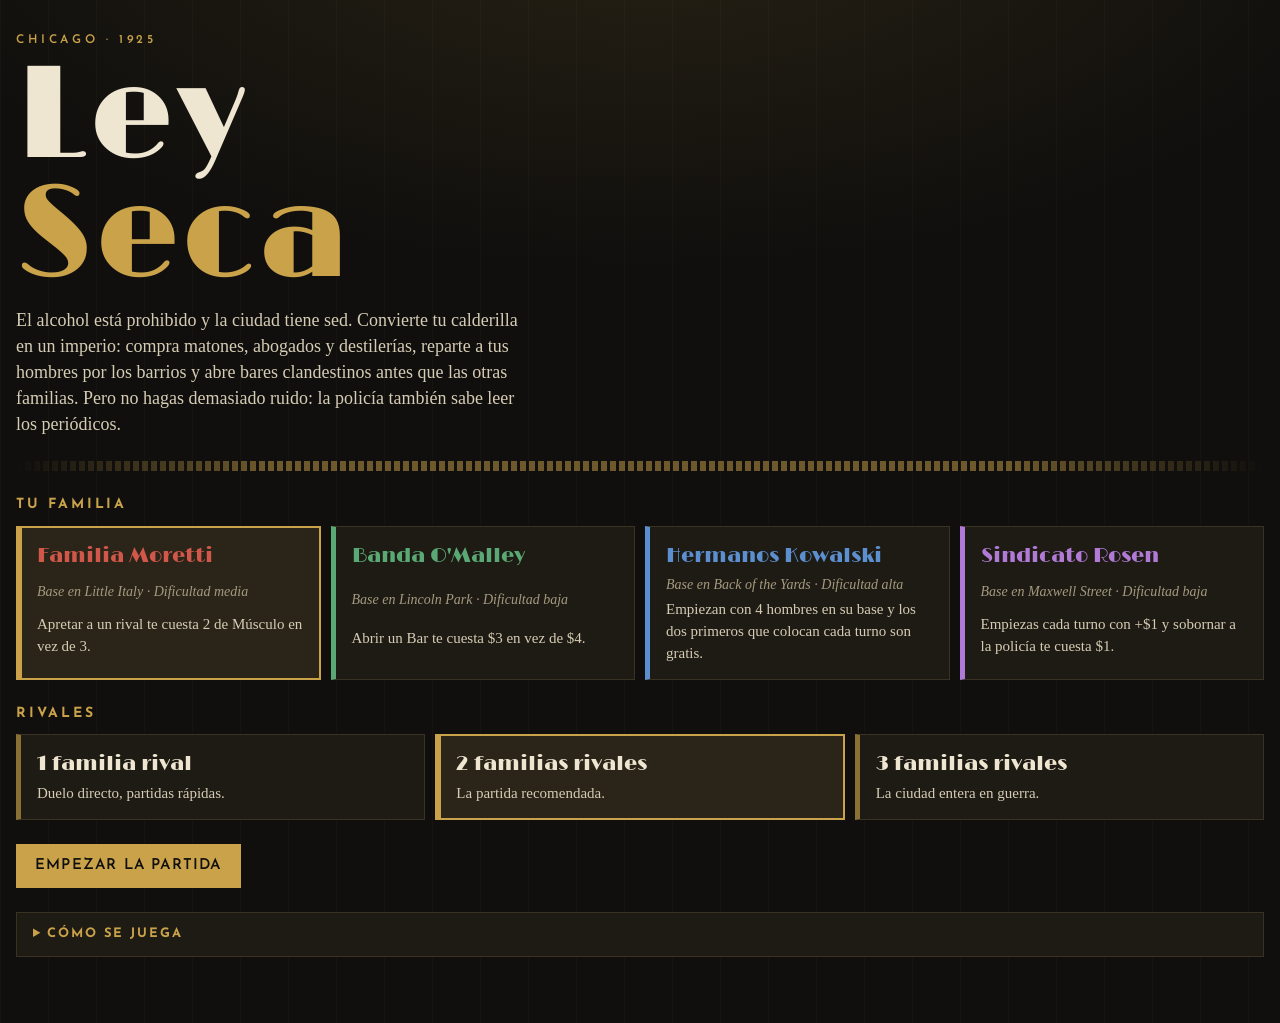
<file: Ley_Seca/index.html>
<!doctype html><html><head><meta charset=utf8><meta name=viewport content="width=device-width,initial-scale=1,viewport-fit=cover"><style>:root{color-scheme:light;box-sizing:border-box;padding-top:env(safe-area-inset-top,0px);padding-bottom:env(safe-area-inset-bottom,0px)}html{scroll-padding-top:env(safe-area-inset-top,0px)}body{margin:0;padding:0;font:14px -apple-system,BlinkMacSystemFont,sans-serif;background:#fff;color:#000}img{max-width:100%}[hidden]:not([hidden=until-found i]){display:none!important}</style></head><body>
<title>Ley Seca</title>
<meta name="claude:viewport-fit-sides" content="cover">
<link rel="preconnect" href="https://fonts.googleapis.com">
<link rel="preconnect" href="https://fonts.gstatic.com" crossorigin>
<link rel="stylesheet" href="https://fonts.googleapis.com/css2?family=Limelight&family=Josefin+Sans:wght@400;600;700&family=Old+Standard+TT:ital,wght@0,400;0,700;1,400&display=swap">
<style>
:root{
  /* Layout: un mapa de Chicago en el centro como tablero; panel del barrio elegido y tu mano debajo; marcador de familias y prensa a un lado (abajo en móvil) */
  --ink:#100f0d;
  --night:#17150f;
  --panel:#1e1b14;
  --rim:#3a3222;
  --gold:#c9a24a;
  --gold-soft:#8a7034;
  --cream:#efe6d2;
  --muted:#a59a80;
  --red:#b8463c;
  --t-basica:#5d5a52;
  --t-negocio:#9c7a2c;
  --t-musculo:#9a3a30;
  --t-politica:#2f5a8a;
  --t-sucio:#5d3a6b;
  --display:'Limelight','Josefin Sans',Georgia,serif;
  --label:'Josefin Sans','Helvetica Neue',Arial,sans-serif;
  --body:'Old Standard TT',Georgia,'Times New Roman',serif;
  color-scheme:dark;
}
*{box-sizing:border-box}
body{
  background:var(--ink);color:var(--cream);font-family:var(--body);font-size:16px;line-height:1.45;
  background-image:repeating-linear-gradient(90deg,rgba(201,162,74,.035) 0 1px,transparent 1px 48px),
                   radial-gradient(ellipse 100% 60% at 50% -10%,rgba(201,162,74,.13),transparent 60%);
  touch-action:manipulation;-webkit-tap-highlight-color:transparent;-webkit-text-size-adjust:100%;
}
#app{max-width:1320px;margin:0 auto;padding-left:max(16px,env(safe-area-inset-left,0px));padding-right:max(16px,env(safe-area-inset-right,0px));padding-block:14px 48px}
h1,h2,h3{margin:0;font-weight:400;text-wrap:balance}
p{margin:0}
button{font:inherit;color:inherit}
:focus-visible{outline:2px solid var(--gold);outline-offset:2px}
.btn{font-family:var(--label);font-weight:600;font-size:13px;letter-spacing:.08em;text-transform:uppercase;
  border:1px solid var(--gold-soft);background:var(--panel);color:var(--cream);padding:8px 12px;border-radius:0;cursor:pointer;min-height:38px}
.btn:hover:not(:disabled){border-color:var(--gold);background:#2a2518}
.btn:disabled{opacity:.35;cursor:not-allowed}
.btn.gold{background:var(--gold);color:var(--ink);border-color:var(--gold)}
.btn.gold:hover:not(:disabled){background:#dbb763}
.btn.red{background:#5e231d;border-color:var(--red)}
.btn.big{font-size:15px;padding:10px 18px;min-height:44px}
.deco{height:10px;background:linear-gradient(90deg,transparent,var(--gold) 20%,var(--gold) 80%,transparent);
  -webkit-mask:repeating-linear-gradient(90deg,#000 0 6px,transparent 6px 9px);mask:repeating-linear-gradient(90deg,#000 0 6px,transparent 6px 9px);opacity:.5}

/* ---------- portada ---------- */
.title{display:grid;gap:24px;padding-block:18px}
.hero{display:grid;gap:10px;max-width:64ch}
.hero .eyebrow{font-family:var(--label);font-weight:600;letter-spacing:.3em;text-transform:uppercase;font-size:12px;color:var(--gold)}
.hero h1{font-family:var(--display);font-size:clamp(60px,15vw,132px);line-height:.9;color:var(--cream);letter-spacing:.02em}
.hero h1 span{color:var(--gold)}
.hero p{font-size:18px;color:#d6ccb5}
.pick h2{font-family:var(--label);font-weight:700;font-size:14px;letter-spacing:.2em;text-transform:uppercase;color:var(--gold);margin-bottom:10px}
.opt-grid{display:grid;grid-template-columns:repeat(auto-fit,minmax(230px,1fr));gap:10px}
.opt{text-align:left;display:grid;gap:4px;padding:14px 16px;cursor:pointer;background:var(--panel);border:1px solid var(--rim);border-left:5px solid var(--fc,var(--gold-soft))}
.opt:hover{border-color:var(--gold)}
.opt[aria-pressed="true"]{border-color:var(--gold);box-shadow:inset 0 0 0 1px var(--gold);background:#2a2518}
.opt b{font-family:var(--display);font-weight:400;font-size:21px;color:var(--fc,var(--cream))}
.opt span{font-size:15px;color:#d6ccb5}
.opt i{font-size:14px;color:var(--muted)}
details.rules{border:1px solid var(--rim);background:var(--panel)}
details.rules summary{cursor:pointer;padding:12px 16px;font-family:var(--label);font-weight:700;letter-spacing:.15em;text-transform:uppercase;font-size:13px;color:var(--gold)}
.rules-body{padding:0 16px 16px;display:grid;gap:8px;max-width:74ch;font-size:15.5px}
.rules-body h3{font-family:var(--label);font-weight:700;font-size:13px;letter-spacing:.12em;text-transform:uppercase;color:var(--gold);margin-top:8px}
.rules-body ul{margin:0;padding-left:20px;display:grid;gap:4px}

/* ---------- cabecera ---------- */
.top{display:flex;flex-wrap:wrap;align-items:center;justify-content:space-between;gap:10px 20px;padding-bottom:10px;margin-bottom:12px;border-bottom:1px solid var(--rim)}
.brand{font-family:var(--display);font-size:30px;line-height:1}
.brand span{color:var(--gold)}
.stats{display:flex;flex-wrap:wrap;gap:6px 18px;align-items:flex-end}
.stat{display:grid;gap:2px}
.stat .lbl{font-family:var(--label);font-weight:600;font-size:10.5px;letter-spacing:.14em;text-transform:uppercase;color:var(--muted)}
.stat .val{font-family:var(--display);font-size:22px;line-height:1;font-variant-numeric:tabular-nums}
.stat.money .val{color:var(--gold)}
.stat.muscle .val{color:#e48e80}
.stat.heat .val{color:#f0b07a}
.stat.heat.hot .val{color:#ff6a50}

/* ---------- mesa ---------- */
.layout{display:grid;grid-template-columns:minmax(0,1fr) 300px;gap:16px;align-items:start}
@media (max-width:980px){.layout{grid-template-columns:minmax(0,1fr)}}
.board{display:grid;gap:14px;min-width:0}
.zone{border:1px solid var(--rim);background:rgba(30,27,20,.85);padding:12px 14px;display:grid;gap:10px;min-width:0}
.zone-head{display:flex;flex-wrap:wrap;align-items:baseline;justify-content:space-between;gap:4px 14px}
.zone-head h2{font-family:var(--display);font-size:24px;color:var(--cream)}
.zone-head .sub{font-size:14px;color:var(--muted);font-style:italic}
.hint{font-style:italic;color:#e3d4ae}
.row{display:flex;flex-wrap:wrap;gap:10px}
.empty{color:var(--muted);font-style:italic}
.controls{display:flex;flex-wrap:wrap;gap:8px;align-items:center}

/* mapa */
.mapwrap{position:relative;background:#0c0b09;border:1px solid var(--rim)}
.map{display:block;width:100%;height:auto;max-height:78vh}
.map .edge{stroke:#5a4a28;stroke-width:.45;stroke-dasharray:1.2 .8}
.map .lake{fill:#14202a}
.map .lake-l{fill:#4d6b80;font-family:var(--label);font-size:2.6px;letter-spacing:.4px;text-transform:uppercase}
.map .river{fill:none;stroke:#1d3140;stroke-width:1.6}
.map .node{cursor:pointer}
.map .node rect.bg{fill:#1e1b14;stroke:#6b5a32;stroke-width:.35}
.map .node.reach rect.bg{stroke:var(--gold);stroke-dasharray:1 .6;stroke-width:.5}
.map .node.sel rect.bg{stroke:var(--cream);stroke-width:.8;stroke-dasharray:none}
.map .node .ctrl{opacity:.9}
.map .node text.nm{fill:var(--cream);font-family:var(--label);font-weight:700;font-size:2.35px;letter-spacing:.15px;text-transform:uppercase}
.map .node text.val{fill:var(--gold);font-size:2.2px;font-family:var(--label)}
.map .node .barbadge{font-family:var(--label);font-weight:700;font-size:1.9px}
.map .node:focus-visible rect.bg{stroke:var(--gold);stroke-width:.9}

/* panel del barrio */
.barrio{display:grid;gap:8px;border:1px solid var(--rim);background:#191610;padding:10px 12px}
.barrio h3{font-family:var(--display);font-size:22px}
.barrio .meta{font-size:14.5px;color:#d6ccb5}
.men{display:flex;flex-wrap:wrap;gap:6px 14px;font-size:14.5px}
.men span{display:flex;align-items:center;gap:5px}
.dot{width:10px;height:10px;border-radius:50%;display:inline-block;background:var(--fc)}

/* recursos y mano */
.pool{display:flex;flex-wrap:wrap;gap:8px 18px;align-items:center}
.res{display:flex;align-items:baseline;gap:6px;font-family:var(--label)}
.res b{font-family:var(--display);font-weight:400;font-size:30px;line-height:1;font-variant-numeric:tabular-nums}
.res.money b{color:var(--gold)}
.res.muscle b{color:#e48e80}
.res span{font-size:11px;letter-spacing:.14em;text-transform:uppercase;color:var(--muted)}
.played{display:flex;flex-wrap:wrap;gap:6px}
.mini{font-family:var(--label);font-size:12px;padding:3px 8px;background:#26221a;border-left:3px solid var(--tc);color:#d6ccb5}

.card{
  width:clamp(140px,40vw,156px);display:flex;flex-direction:column;background:var(--cream);color:#1c1914;
  border:1px solid #8c7a55;box-shadow:0 2px 0 rgba(0,0,0,.45),0 8px 16px rgba(0,0,0,.4);
  background-image:linear-gradient(170deg,rgba(255,255,255,.3),transparent 50%);
}
.card .head{background:var(--tc);color:#f5ecd8;padding:5px 8px 6px;display:grid;gap:1px;border-bottom:2px solid var(--gold)}
.card .kind{font-family:var(--label);font-weight:600;font-size:10px;letter-spacing:.18em;text-transform:uppercase;opacity:.85}
.card .name{font-family:var(--label);font-weight:700;font-size:14.5px;line-height:1.1;min-height:32px;text-wrap:balance}
.card .art{display:grid;place-items:center;margin:7px 8px 4px;height:72px;color:#f6eedb;position:relative;overflow:hidden;
  background:radial-gradient(ellipse 70% 85% at var(--hx,50%) 25%,rgba(255,236,200,.32),transparent 70%),linear-gradient(170deg,var(--tc),#141210 125%);
  box-shadow:inset 0 0 0 1px rgba(0,0,0,.4)}
.card .art::after{content:"";position:absolute;inset:4px;border:1px solid rgba(201,162,74,.45);pointer-events:none;
  clip-path:polygon(0 0,100% 0,100% 100%,0 100%)}
.card .art svg{width:54px;height:54px;filter:drop-shadow(0 1px 1px rgba(0,0,0,.5))}
.card .txt{font-size:13px;line-height:1.3;padding:2px 9px 8px;flex:1}
.card .txt em{color:#9a3a30;font-style:normal;font-weight:700}
.card .foot{display:flex;justify-content:space-between;align-items:center;padding:5px 8px 7px;border-top:1px dashed rgba(28,25,20,.25)}
.cost{font-family:var(--display);font-size:15px;min-width:30px;height:26px;padding:0 6px;display:grid;place-items:center;background:#1c1914;color:var(--gold)}
.vp{font-family:var(--label);font-weight:700;font-size:12px;color:#5d5a52}
.card .acts{display:grid;gap:5px;padding:0 7px 8px}
.card .btn{width:100%;background:#1c1914;color:var(--cream);border-color:#1c1914;font-size:12px;min-height:36px}
.card .btn.gold{background:var(--gold);color:#1c1914;border-color:#8c7a55}

/* lateral */
.side{display:grid;gap:12px;min-width:0}
.panel{border:1px solid var(--rim);background:rgba(30,27,20,.85);padding:12px 14px;display:grid;gap:8px;min-width:0}
.panel h3{font-family:var(--label);font-weight:700;font-size:13px;letter-spacing:.15em;text-transform:uppercase;color:var(--gold)}
.fam{display:grid;grid-template-columns:auto 1fr auto;gap:2px 10px;align-items:center;padding:6px 0;border-bottom:1px solid rgba(58,50,34,.7)}
.fam:last-child{border-bottom:none}
.fam .dot{width:12px;height:12px}
.fam b{font-family:var(--label);font-weight:700;font-size:14px;color:var(--fc)}
.fam .pv{font-family:var(--display);font-size:22px;font-variant-numeric:tabular-nums}
.fam small{grid-column:2 / 4;font-size:13px;color:var(--muted)}
.fam.you b::after{content:" · tú";color:var(--muted);font-weight:400}
.news{background:var(--cream);color:#1c1914;padding:10px 12px;display:grid;gap:4px;border:1px solid #8c7a55}
.news .mast{font-family:var(--display);font-size:18px;border-bottom:2px solid #1c1914;padding-bottom:2px;display:flex;justify-content:space-between;align-items:baseline}
.news .mast small{font-family:var(--label);font-size:11px;letter-spacing:.1em}
.news h4{margin:2px 0 0;font-family:var(--body);font-weight:700;font-size:17px;line-height:1.15}
.news p{font-size:14px}
.log{list-style:none;margin:0;padding:0;display:grid;gap:3px;max-height:300px;overflow-y:auto;font-size:13.5px}
.log li{padding:2px 0;border-bottom:1px solid rgba(58,50,34,.6)}
.log li.turn{font-family:var(--label);font-weight:700;letter-spacing:.1em;text-transform:uppercase;font-size:12px;color:var(--gold);border-bottom:none;padding-top:6px}
.log li.bad{color:#eba79c}
.log li.good{color:#d9c98e}
.confirm{display:flex;flex-wrap:wrap;gap:8px;align-items:center;font-size:14px}

/* barra inferior en móvil */
#mbar{display:none}
@media (max-width:720px){
  body{padding-bottom:calc(74px + env(safe-area-inset-bottom,0px))}
  #app{padding-block:0 20px}
  .top{position:sticky;top:0;z-index:15;margin:0 calc(-1 * max(16px,env(safe-area-inset-left,0px))) 10px;
    padding:calc(8px + env(safe-area-inset-top,0px)) max(12px,env(safe-area-inset-right,0px)) 8px max(12px,env(safe-area-inset-left,0px));
    background:rgba(16,15,13,.96);-webkit-backdrop-filter:blur(8px);backdrop-filter:blur(8px)}
  .top .brand{display:none}
  .stats{width:100%;justify-content:space-between;gap:4px 10px}
  .stat .val{font-size:19px}
  .row{flex-wrap:nowrap;overflow-x:auto;-webkit-overflow-scrolling:touch;scroll-snap-type:x proximity;margin-inline:-14px;padding:2px 14px 8px}
  .row>.card{flex:0 0 auto;scroll-snap-align:start}
  .zone{padding:10px 12px}
  .mapwrap{margin-inline:-12px;border-inline:none}
  .hide-m{display:none}
  #mbar{display:flex;position:fixed;left:0;right:0;bottom:0;z-index:18;gap:8px;align-items:center;
    padding:8px max(12px,env(safe-area-inset-right,0px)) calc(8px + env(safe-area-inset-bottom,0px)) max(12px,env(safe-area-inset-left,0px));
    background:rgba(16,15,13,.96);-webkit-backdrop-filter:blur(8px);backdrop-filter:blur(8px);border-top:1px solid var(--gold-soft)}
  #mbar .mres{display:flex;gap:10px;font-family:var(--label);font-size:11px;color:var(--muted);white-space:nowrap}
  #mbar .mres b{font-family:var(--display);font-weight:400;font-size:20px}
  #mbar .mres .m b{color:var(--gold)} #mbar .mres .u b{color:#e48e80}
  #mbar .btn{flex:1 1 0;min-width:0;min-height:46px;padding:6px}
}

/* final */
.overlay{position:fixed;inset:0;background:rgba(8,7,6,.86);display:grid;place-items:center;z-index:30;
  padding:max(16px,env(safe-area-inset-top,0px)) max(16px,env(safe-area-inset-right,0px)) max(16px,env(safe-area-inset-bottom,0px)) max(16px,env(safe-area-inset-left,0px))}
.end{width:min(560px,100%);max-height:100%;overflow-y:auto;background:var(--cream);color:#1c1914;padding:22px;display:grid;gap:12px;border:3px double #1c1914;box-shadow:0 20px 60px rgba(0,0,0,.7)}
.end .mast{font-family:var(--label);font-weight:700;letter-spacing:.3em;text-transform:uppercase;font-size:12px;border-bottom:2px solid #1c1914;padding-bottom:4px}
.end h2{font-family:var(--display);font-size:clamp(34px,8vw,48px);line-height:1}
.end .verdict{font-style:italic;font-size:17px}
.end table{width:100%;border-collapse:collapse;font-size:15px}
.end th{font-family:var(--label);font-size:11px;letter-spacing:.1em;text-transform:uppercase;text-align:right;padding:4px 0 4px 8px;border-bottom:1px solid #1c1914}
.end th:first-child{text-align:left}
.end td{padding:5px 0 5px 8px;border-bottom:1px dashed rgba(28,25,20,.25);text-align:right;font-variant-numeric:tabular-nums}
.end td:first-child{text-align:left;padding-left:0}
.end tr.win td{font-weight:700}
.end .btn{justify-self:start}
@media (prefers-reduced-motion:no-preference){.card{animation:rise .25s ease-out both}}
@keyframes rise{from{transform:translateY(5px);opacity:.6}to{transform:none;opacity:1}}
</style>

<div id="app"></div>

<script>
'use strict';
const ROUNDS = 10, HAND = 5, SUPPLY = 18, MAXHEAT = 10, RAID_AT = 7;

// ---------- el mapa de Chicago ----------
// x,y en un lienzo de 100×112; v: valor en PV de controlar el barrio; cap: hombres que caben
const BARRIOS = {
  uptown:{n:'Uptown',v:1,x:34,y:8},
  lincoln:{n:'Lincoln Park',v:2,x:40,y:22},
  goldcoast:{n:'Gold Coast',v:3,x:66,y:28},
  westside:{n:'West Side',v:1,x:15,y:38},
  nearnorth:{n:'Near North',v:2,x:45,y:38},
  muelles:{n:'Los Muelles',v:2,x:78,y:44},
  loop:{n:'The Loop',v:3,x:60,y:53,cap:5},
  maxwell:{n:'Maxwell Street',v:1,x:33,y:54},
  cicero:{n:'Cicero',v:2,x:9,y:66},
  littleitaly:{n:'Little Italy',v:2,x:27,y:69},
  levee:{n:'The Levee',v:2,x:72,y:66},
  chinatown:{n:'Chinatown',v:1,x:50,y:70},
  bridgeport:{n:'Bridgeport',v:2,x:42,y:84},
  yards:{n:'Back of the Yards',v:2,x:19,y:94},
  bronzeville:{n:'Bronzeville',v:2,x:66,y:88},
  hydepark:{n:'Hyde Park',v:1,x:78,y:104}
};
const EDGES = [['uptown','lincoln'],['lincoln','goldcoast'],['lincoln','nearnorth'],['lincoln','westside'],['goldcoast','nearnorth'],['goldcoast','muelles'],
  ['nearnorth','loop'],['nearnorth','westside'],['nearnorth','muelles'],['westside','maxwell'],['westside','cicero'],['loop','muelles'],['loop','maxwell'],
  ['loop','levee'],['loop','chinatown'],['maxwell','littleitaly'],['maxwell','chinatown'],['littleitaly','cicero'],['littleitaly','bridgeport'],
  ['chinatown','levee'],['chinatown','bridgeport'],['levee','bronzeville'],['bridgeport','yards'],['bridgeport','bronzeville'],['yards','cicero'],['bronzeville','hydepark']];
const ADJ = {};
for(const k of Object.keys(BARRIOS))ADJ[k]=[];
for(const [a,b] of EDGES){ADJ[a].push(b);ADJ[b].push(a);}
const capOf = b => BARRIOS[b].cap||4;

// ---------- familias ----------
const FAMS = {
  moretti:{n:'Familia Moretti',dif:'Dificultad media',color:'#d0574a',hq:'littleitaly',perk:'Apretar a un rival te cuesta 2 de Músculo en vez de 3.'},
  omalley:{n:"Banda O'Malley",dif:'Dificultad baja',color:'#5aa874',hq:'lincoln',perk:'Abrir un Bar te cuesta $3 en vez de $4.'},
  kowalski:{n:'Hermanos Kowalski',dif:'Dificultad alta',color:'#5b8fd0',hq:'yards',perk:'Empiezan con 4 hombres en su base y los dos primeros que colocan cada turno son gratis.'},
  rosen:{n:'Sindicato Rosen',dif:'Dificultad baja',color:'#b07ad6',hq:'maxwell',perk:'Empiezas cada turno con +$1 y sobornar a la policía te cuesta $1.'}
};

// ---------- cartas ----------
const TYPES = {basica:'Básica',negocio:'Negocio',musculo:'Músculo',politica:'Política',sucio:'Juego sucio'};
const CARDS = {
  calderilla:{n:'Calderilla',t:'basica',c:0,x:'+$1.',play:f=>{money(f,1);return '+$1';}},
  matoncillo:{n:'Matón de poca monta',t:'basica',c:0,x:'+1 Músculo.',play:f=>{muscle(f,1);return '+1 Músculo';}},
  // siempre disponibles
  recaudador:{n:'Recaudador',t:'negocio',c:3,pile:true,x:'+$2.',play:f=>{money(f,2);return '+$2';}},
  maton:{n:'Matón a sueldo',t:'musculo',c:3,pile:true,x:'+2 Músculo.',play:f=>{muscle(f,2);return '+2 Músculo';}},
  // Negocio
  contable:{n:'Contable',t:'negocio',c:2,k:3,x:'+$1. Roba 1 carta.',play:f=>{money(f,1);draw(f,1);return '+$1, roba 1';}},
  corredor:{n:'Corredor de apuestas',t:'negocio',c:4,k:3,x:'+$2. Roba 1 carta.',play:f=>{money(f,2);draw(f,1);return '+$2, roba 1';}},
  contrabandista:{n:'Contrabandista de ron',t:'negocio',c:4,k:2,hot:true,x:'+$3. <em>+1 Calor.</em>',play:f=>{money(f,3);heat(f,1);return '+$3, +1 Calor';}},
  destileria:{n:'Destilería clandestina',t:'negocio',c:6,k:2,vp:1,x:'+$2, y +$1 por cada Bar tuyo (máximo +$3).',
    play:f=>{const v=2+Math.min(3,barsOf(f).length);money(f,v);return `+$${v}`;}},
  lavanderia:{n:'Lavandería china',t:'negocio',c:4,k:2,choice:true,x:'+$2. Puedes retirar para siempre una carta de tu mano.',
    play:f=>{money(f,2);ask(f,'exile');return '+$2';}},
  cantante:{n:'Cantante de jazz',t:'negocio',c:3,k:2,x:'+$1. Tu próximo Bar de este turno cuesta $2 menos.',play:f=>{money(f,1);f.barDisc+=2;return '+$1, Bar más barato';}},
  camion:{n:'Camión de cerveza',t:'negocio',c:3,k:2,x:'+$1. +1 Músculo.',play:f=>{money(f,1);muscle(f,1);return '+$1, +1 Músculo';}},
  casino:{n:'Casino ilegal',t:'negocio',c:7,k:1,vp:2,hot:true,x:'+$4. <em>+1 Calor.</em>',play:f=>{money(f,4);heat(f,1);return '+$4, +1 Calor';}},
  // Músculo
  chofer:{n:'Chófer',t:'musculo',c:2,k:3,x:'+1 Músculo. Roba 1 carta.',play:f=>{muscle(f,1);draw(f,1);return '+1 Músculo, roba 1';}},
  pistolero:{n:'Pistolero',t:'musculo',c:4,k:3,x:'+2 Músculo. +$1.',play:f=>{muscle(f,2);money(f,1);return '+2 Músculo, +$1';}},
  boxeador:{n:'Boxeador retirado',t:'musculo',c:2,k:2,x:'+1 Músculo. +1 más si ya jugaste otra carta de Músculo este turno.',
    play:f=>{const v=f.typed.musculo?2:1;muscle(f,v);return `+${v} Músculo`;}},
  sicario:{n:'Sicario',t:'musculo',c:5,k:2,hot:true,x:'+3 Músculo. <em>+1 Calor.</em>',play:f=>{muscle(f,3);heat(f,1);return '+3 Músculo, +1 Calor';}},
  thompson:{n:'Metralleta Thompson',t:'musculo',c:6,k:1,vp:1,hot:true,x:'+5 Músculo. <em>+2 Calor.</em>',play:f=>{muscle(f,5);heat(f,2);return '+5 Músculo, +2 Calor';}},
  blindado:{n:'Coche blindado',t:'musculo',c:5,k:2,choice:true,x:'+1 Músculo. Coloca gratis un hombre en un barrio a tu alcance.',
    play:f=>{muscle(f,1);ask(f,'free');return '+1 Músculo';}},
  consigliere:{n:'Consigliere',t:'musculo',c:5,k:2,x:'+$1. +1 Músculo. Roba 1 carta.',play:f=>{money(f,1);muscle(f,1);draw(f,1);return '+$1, +1 Músculo, roba 1';}},
  // Política
  abogado:{n:'Abogado sin escrúpulos',t:'politica',c:3,k:2,x:'−2 Calor. Roba 1 carta.',play:f=>{heat(f,-2);draw(f,1);return '−2 Calor, roba 1';}},
  concejal:{n:'Concejal comprado',t:'politica',c:5,k:2,vp:1,x:'+$2. −1 Calor.',play:f=>{money(f,2);heat(f,-1);return '+$2, −1 Calor';}},
  comisario:{n:'Comisario sobornado',t:'politica',c:6,k:2,vp:1,x:'−1 Calor. Esta ronda la policía no te hace redadas.',play:f=>{heat(f,-1);f.immune=true;return '−1 Calor, sin redadas esta ronda';}},
  juez:{n:'Juez corrupto',t:'politica',c:6,k:1,vp:2,x:'−3 Calor. +$1.',play:f=>{heat(f,-3);money(f,1);return '−3 Calor, +$1';}},
  alcalde:{n:'El Alcalde',t:'politica',c:8,k:1,vp:3,x:'+$3. −1 Calor.',play:f=>{money(f,3);heat(f,-1);return '+$3, −1 Calor';}},
  periodista:{n:'Periodista amigo',t:'politica',c:3,k:2,x:'Roba 2 cartas.',play:f=>{draw(f,2);return 'roba 2';}},
  // Juego sucio
  chantaje:{n:'Chantaje',t:'sucio',c:4,k:2,choice:true,hot:true,x:'Echa a un hombre rival de un barrio donde tengas presencia. <em>+1 Calor.</em>',
    play:f=>{heat(f,1);ask(f,'remove',{mode:'here'});return '+1 Calor';}},
  viuda:{n:'La Viuda Negra',t:'sucio',c:5,k:1,choice:true,hot:true,x:'+1 Músculo. Echa a un hombre rival de un barrio a tu alcance. <em>+1 Calor.</em>',
    play:f=>{muscle(f,1);heat(f,1);ask(f,'remove',{mode:'reach'});return '+1 Músculo, +1 Calor';}},
  incendio:{n:'Incendio provocado',t:'sucio',c:5,k:2,once:true,choice:true,hot:true,x:'Quema un Bar rival en un barrio donde tengas presencia. <em>+2 Calor.</em> Se retira tras usarla.',
    play:f=>{heat(f,2);ask(f,'burn');return '+2 Calor';}},
  soplon:{n:'Soplón',t:'sucio',c:3,k:2,x:'+$1. La familia rival con más Calor recibe +2 Calor.',
    play:f=>{money(f,1);const r=rivals(f).sort((a,b)=>b.heat-a.heat)[0];if(r){heat(r,2);return `+$1, ${FAMS[r.key].n} +2 Calor`;}return '+$1';}}
};

// ---------- la prensa: un titular por ronda ----------
const NEWS = {
  redada:{h:'Redada federal en la ciudad',x:'La familia con más Calor sufre una redada ahora mismo.',
    run:()=>{const m=Math.max(...G.fams.map(f=>f.heat));if(m<=0)return 'nadie llama la atención';G.fams.filter(f=>f.heat===m).forEach(f=>raid(f,true));return '';}},
  fiesta:{h:'Noche de fiesta en el Lake Shore',x:'Esta ronda los Bares dan el doble de dinero.',run:()=>{G.flags.fiesta=true;return '';}},
  huelga:{h:'Huelga en los muelles',x:'Esta ronda nadie puede colocar hombres en Los Muelles.',run:()=>{G.flags.blocked='muelles';return '';}},
  verano:{h:'Ola de calor en Chicago',x:'Todas las familias reciben +1 Calor.',run:()=>{G.fams.forEach(f=>heat(f,1));return '';}},
  tregua:{h:'Tregua entre las familias',x:'Esta ronda apretar a un rival cuesta 2 de Músculo más.',run:()=>{G.flags.tregua=true;return '';}},
  agente:{h:'Llega un agente del Tesoro',x:'La familia con más Bares recibe +2 Calor.',
    run:()=>{const m=Math.max(...G.fams.map(f=>barsOf(f).length));if(!m)return 'no encuentra ningún Bar';G.fams.filter(f=>barsOf(f).length===m).forEach(f=>heat(f,2));return '';}},
  boda:{h:'Boda por todo lo alto',x:'Cada familia empieza su turno con +$2.',run:()=>{G.flags.boda=true;return '';}},
  elecciones:{h:'Elecciones municipales',x:'Quien controle The Loop gana 2 PV.',
    run:()=>{const k=control('loop');if(!k)return 'nadie controla The Loop';fam(k).bonus+=2;return `${FAMS[k].n} gana 2 PV`;}},
  escandalo:{h:'Escándalo en primera plana',x:'La familia con más PV recibe +2 Calor.',
    run:()=>{const sc=G.fams.map(score);const m=Math.max(...sc);G.fams.filter((f,i)=>sc[i]===m).forEach(f=>heat(f,2));return '';}},
  reparto:{h:'Llega un cargamento de Canadá',x:'Quien tenga más Bares gana 1 PV.',
    run:()=>{const m=Math.max(...G.fams.map(f=>barsOf(f).length));if(!m)return 'nadie tiene Bares';G.fams.filter(f=>barsOf(f).length===m).forEach(f=>f.bonus+=1);return '';}}
};

let G = null;
const UI = {fam:'moretti', rivals:2, sel:null, confirmQuit:false};
const C = id => CARDS[id];
const fam = k => G.fams.find(f=>f.key===k);
const rivals = f => G.fams.filter(o=>o!==f);
const ME = () => G.fams[0];
const shuffle = a => {for(let i=a.length-1;i>0;i--){const j=Math.floor(Math.random()*(i+1));[a[i],a[j]]=[a[j],a[i]];}return a;};
const pickRand = a => a[Math.floor(Math.random()*a.length)];
const esc = s => String(s).replace(/[&<>"]/g,ch=>({'&':'&amp;','<':'&lt;','>':'&gt;','"':'&quot;'}[ch]));

function log(m,cls=''){G.log.unshift({m,cls});if(G.log.length>160)G.log.length=160;}
function money(f,n){f.money=Math.max(0,f.money+n);}
function muscle(f,n){f.muscle=Math.max(0,f.muscle+n);}
function heat(f,n){f.heat=Math.max(0,Math.min(MAXHEAT,f.heat+n));}
function mk(id){return {uid:++G.seq,id};}
function draw(f,n){
  for(let i=0;i<n;i++){
    if(!f.deck.length){if(!f.discard.length)return;f.deck=shuffle(f.discard);f.discard=[];}
    f.hand.push(f.deck.pop());
  }
}

// ---------- el tablero ----------
function men(b,k){return G.board[b].men[k]||0;}
function total(b){return Object.values(G.board[b].men).reduce((s,v)=>s+v,0);}
function control(b){
  let best=null,bv=0,tie=false;
  for(const [k,v] of Object.entries(G.board[b].men)){if(v>bv){best=k;bv=v;tie=false;}else if(v===bv&&v>0)tie=true;}
  return tie?null:best;
}
function barsOf(f){return Object.keys(G.board).filter(b=>G.board[b].bar===f.key);}
function controlled(f){return Object.keys(BARRIOS).filter(b=>control(b)===f.key);}
function reach(f){
  const s=new Set();
  for(const b of Object.keys(BARRIOS))if(men(b,f.key)>0){s.add(b);ADJ[b].forEach(a=>s.add(a));}
  if(!s.size){s.add(FAMS[f.key].hq);ADJ[FAMS[f.key].hq].forEach(a=>s.add(a));}
  return s;
}
function canPlace(f,b,free){
  return G.phase==='play'&&reach(f).has(b)&&total(b)<capOf(b)&&f.supply>0&&G.flags.blocked!==b&&(free||f.muscle>=placeCost(f));
}
function placeCost(f){return f.key==='kowalski'&&f.freeLeft>0?0:1;}
function place(f,b,free){
  if(!canPlace(f,b,free))return false;
  if(!free){const c=placeCost(f);muscle(f,-c);if(c===0)f.freeLeft--;}
  G.board[b].men[f.key]=men(b,f.key)+1;f.supply--;
  return true;
}
function squeezeCost(f){return (f.key==='moretti'?2:3)+(G.flags.tregua?2:0);}
function canSqueeze(f,b,rk){return G.phase==='play'&&rk!==f.key&&men(b,f.key)>0&&men(b,rk)>0&&f.muscle>=squeezeCost(f);}
function removeMan(b,rk){G.board[b].men[rk]--;if(!G.board[b].men[rk])delete G.board[b].men[rk];fam(rk).supply++;}
function squeeze(f,b,rk){
  if(!canSqueeze(f,b,rk))return false;
  muscle(f,-squeezeCost(f));removeMan(b,rk);heat(f,1);
  log(`${FAMS[f.key].n} aprieta a ${FAMS[rk].n} en ${BARRIOS[b].n} (+1 Calor)`,f===ME()?'good':'bad');
  return true;
}
function barCost(f){return Math.max(1,(f.key==='omalley'?3:4)-f.barDisc);}
function canBar(f,b){return G.phase==='play'&&control(b)===f.key&&!G.board[b].bar&&f.money>=barCost(f);}
function openBar(f,b){
  if(!canBar(f,b))return false;
  money(f,-barCost(f));f.barDisc=0;G.board[b].bar=f.key;
  log(`${FAMS[f.key].n} abre un Bar clandestino en ${BARRIOS[b].n}`,f===ME()?'good':'');
  return true;
}
function bribeCost(f){return f.key==='rosen'?1:2;}
function canBribe(f){return G.phase==='play'&&f.heat>0&&f.money>=bribeCost(f);}
function bribe(f){if(!canBribe(f))return;money(f,-bribeCost(f));heat(f,-1);log(`${FAMS[f.key].n} soborna a la policía (−1 Calor)`);}
function raid(f,fromNews){
  if(f.immune){log(`La policía mira hacia otro lado con ${FAMS[f.key].n}`,'');return;}
  let lost=0;
  for(let i=0;i<2;i++){
    const bs=Object.keys(BARRIOS).filter(b=>men(b,f.key)>0).sort((a,b)=>men(b,f.key)-men(a,f.key));
    if(!bs.length)break;
    removeMan(bs[0],f.key);lost++;
  }
  heat(f,-3);
  log(`Redada${fromNews?' federal':''} contra ${FAMS[f.key].n}: ${lost} hombres detenidos, −3 Calor`,'bad');
}

// ---------- cartas en juego ----------
function ask(f,kind,opt={}){
  if(!targetsFor(f,kind,opt).length)return;
  if(f.human){G.pending={kind,...opt};return;}
  aiResolve(f,kind,opt);
}
function targetsFor(f,kind,opt){
  const out=[];
  if(kind==='exile')return f.hand.map(c=>c.uid);
  if(kind==='free'){for(const b of Object.keys(BARRIOS))if(canPlace(f,b,true))out.push({b});return out;}
  if(kind==='remove'){
    const area=opt.mode==='here'?Object.keys(BARRIOS).filter(b=>men(b,f.key)>0):[...reach(f)];
    for(const b of area)for(const rk of Object.keys(G.board[b].men))if(rk!==f.key)out.push({b,rk});
    return out;
  }
  if(kind==='burn'){for(const b of Object.keys(BARRIOS)){const o=G.board[b].bar;if(o&&o!==f.key&&men(b,f.key)>0)out.push({b,rk:o});}return out;}
  return out;
}
function playable(f,c){return G.phase==='play'&&!G.pending&&!!C(c.id).play;}
function playCard(f,uid){
  const i=f.hand.findIndex(c=>c.uid===uid);if(i<0)return;
  const c=f.hand[i];if(!playable(f,c))return;
  f.hand.splice(i,1);
  const d=C(c.id);
  if(d.once)G.exiled.push(c);else f.played.push(c);
  const r=d.play(f);
  f.typed[d.t]=(f.typed[d.t]||0)+1;
  if(f.human)log(`${d.n}${r?': '+r:''}`);
}
function resolvePending(target){
  const f=ME(),p=G.pending;if(!p)return;
  if(p.kind==='exile'){
    const i=f.hand.findIndex(c=>c.uid===target);if(i<0)return;
    const [c]=f.hand.splice(i,1);G.exiled.push(c);log(`Retiras ${C(c.id).n} de tu mazo`,'good');
  } else if(p.kind==='free'){
    if(!place(f,target.b,true))return;log(`Colocas un hombre gratis en ${BARRIOS[target.b].n}`,'good');
  } else if(p.kind==='remove'){
    if(!targetsFor(f,'remove',p).some(t=>t.b===target.b&&t.rk===target.rk))return;
    removeMan(target.b,target.rk);log(`Echas a un hombre de ${FAMS[target.rk].n} de ${BARRIOS[target.b].n}`,'good');
  } else if(p.kind==='burn'){
    if(G.board[target.b].bar!==target.rk)return;
    G.board[target.b].bar=null;log(`Ardes el Bar de ${FAMS[target.rk].n} en ${BARRIOS[target.b].n}`,'good');
  }
  G.pending=null;
}

// ---------- puntuación ----------
function cardVP(f){return [...f.deck,...f.hand,...f.played,...f.discard].reduce((s,c)=>s+(C(c.id).vp||0),0);}
function scoreParts(f){
  const zones=controlled(f).reduce((s,b)=>s+BARRIOS[b].v,0);
  return {zones,bars:barsOf(f).length,cards:cardVP(f),bonus:f.bonus};
}
function score(f){const p=scoreParts(f);return p.zones+p.bars+p.cards+p.bonus;}

// ---------- partida ----------
function newGame(key,nRivals){
  G={seq:0,round:1,cur:0,fams:[],board:{},market:[],mdeck:[],exiled:[],news:null,newsDeck:[],flags:{},log:[],phase:'play',pending:null,result:null};
  const others=shuffle(Object.keys(FAMS).filter(k=>k!==key)).slice(0,nRivals);
  for(const b of Object.keys(BARRIOS))G.board[b]={men:{},bar:null};
  for(const k of [key,...others]){
    const f={key:k,human:k===key,deck:[],hand:[],played:[],discard:[],money:0,muscle:0,heat:0,bonus:0,supply:SUPPLY,
             immune:false,barDisc:0,freeLeft:0,typed:{}};
    for(let i=0;i<6;i++)f.deck.push(mk('calderilla'));
    for(let i=0;i<4;i++)f.deck.push(mk('matoncillo'));
    shuffle(f.deck);
    const start=k==='kowalski'?4:3;G.board[FAMS[k].hq].men[k]=start;f.supply-=start;
    G.fams.push(f);
  }
  for(const [id,d] of Object.entries(CARDS))if(d.k)for(let i=0;i<d.k;i++)G.mdeck.push(mk(id));
  shuffle(G.mdeck);
  for(let i=0;i<5;i++)G.market.push(G.mdeck.pop());
  G.newsDeck=shuffle(Object.keys(NEWS));
  G.fams.forEach(f=>draw(f,HAND));
  UI.sel=FAMS[key].hq;UI.confirmQuit=false;
  log(`Chicago, 1925. ${FAMS[key].n} contra ${others.map(k=>FAMS[k].n).join(', ')}.`);
  beginRound();
}
function startTurn(f){
  f.money=0;f.muscle=0;f.typed={};f.barDisc=0;f.freeLeft=2;
  let inc=0;
  for(const b of barsOf(f))if(control(b)===f.key)inc+=G.flags.fiesta?2:1;
  if(G.flags.boda)inc+=2;
  if(f.key==='rosen')inc+=1;
  if(inc){money(f,inc);if(f.human)log(`Tus Bares y negocios te dan $${inc}`,'good');}
}
function endTurn(f){
  f.discard.push(...f.hand,...f.played);f.hand=[];f.played=[];
  f.money=0;f.muscle=0;
  draw(f,HAND);
}
// el orden de turno rota cada ronda; las familias que van antes que tú juegan al empezar la ronda
function beginRound(){
  const n=G.fams.length,sh=(G.round-1)%n;
  G.order=G.fams.map((_,i)=>(i+sh)%n);
  log(`Ronda ${G.round} · abre ${FAMS[G.fams[G.order[0]].key].n}`,'turn');
  G.pos=0;
  runAIsUntilHuman();
}
function runAIsUntilHuman(){
  while(G.pos<G.order.length&&G.phase==='play'){
    const f=G.fams[G.order[G.pos]];
    if(f.human){startTurn(f);return;}
    log(`Turno de ${FAMS[f.key].n}`);
    startTurn(f);aiTurn(f);endTurn(f);G.pos++;
  }
  endRound();
}
function humanEnd(){
  if(G.phase!=='play'||G.pending)return;
  endTurn(ME());G.pos++;
  runAIsUntilHuman();
}
function endRound(){
  for(const f of G.fams){
    if(f.heat>=RAID_AT)raid(f,false);
    heat(f,-1);f.immune=false;
  }
  if(G.round>=ROUNDS){finish();return;}
  G.round++;G.flags={};
  if(!G.newsDeck.length)G.newsDeck=shuffle(Object.keys(NEWS));
  const id=G.newsDeck.pop();G.news=id;
  const r=NEWS[id].run();
  log(`Titular: ${NEWS[id].h}${r?' · '+r:''}`,'bad');
  beginRound();
}
function finish(){
  G.phase='over';
  const rows=G.fams.map(f=>({f,...scoreParts(f),total:score(f)})).sort((a,b)=>b.total-a.total||controlled(b.f).length-controlled(a.f).length);
  G.result={rows,win:rows[0].f.human};
  log(`Fin de la Ley Seca. Gana ${FAMS[rows[0].f.key].n} con ${rows[0].total} PV.`,'turn');
}

// ---------- compras ----------
function canBuy(f,id){
  if(G.phase!=='play'||G.pending)return false;
  return f.money>=C(id).c;
}
function buy(f,uid){
  const i=G.market.findIndex(c=>c&&c.uid===uid);if(i<0)return;
  const c=G.market[i];if(!canBuy(f,c.id))return;
  money(f,-C(c.id).c);f.discard.push(c);
  G.market[i]=G.mdeck.length?G.mdeck.pop():null;
  log(`${f.human?'Compras':FAMS[f.key].n+' compra'} ${C(c.id).n}`,f.human?'good':'');
}
function buyPile(f,id){
  if(!C(id).pile||!canBuy(f,id))return;
  money(f,-C(id).c);f.discard.push(mk(id));
  log(`${f.human?'Compras':FAMS[f.key].n+' compra'} ${C(id).n}`,f.human?'good':'');
}

// ---------- las familias rivales ----------
function placeScore(f,b){
  if(!canPlace(f,b,true))return -99;
  const mine=men(b,f.key);
  const top=Math.max(0,...Object.entries(G.board[b].men).filter(([k])=>k!==f.key).map(([,v])=>v));
  let s=BARRIOS[b].v*0.6;
  if(mine<=top&&mine+1>top)s+=2+BARRIOS[b].v;      // pasa a controlarlo
  else if(mine===top-1)s+=0.8;                       // se pone a la par
  else if(mine>top)s-=1.2*(mine-top);                // ya lo controla
  if(G.board[b].bar===f.key&&control(b)!==f.key)s+=2;
  return s+Math.random()*0.4;
}
function squeezeScore(f,b,rk){
  const before=control(b),mine=men(b,f.key);
  const after=men(b,rk)-1;
  const others=Object.entries(G.board[b].men).filter(([k])=>k!==f.key&&k!==rk).map(([,v])=>v);
  const topAfter=Math.max(after,0,...others);
  let s=0;
  if(before!==f.key&&mine>topAfter)s+=2.5+BARRIOS[b].v;
  if(before===rk&&control(b)!==null)s+=1+BARRIOS[b].v*0.7;
  if(fam(rk).human)s+=0.3;
  return s-0.8;
}
function aiResolve(f,kind,opt){
  const ts=targetsFor(f,kind,opt);if(!ts.length)return;
  if(kind==='exile'){
    const c=f.hand.find(x=>x.id==='calderilla')||f.hand.find(x=>x.id==='matoncillo');
    if(c&&f.deck.length+f.discard.length>8){f.hand.splice(f.hand.indexOf(c),1);G.exiled.push(c);}
  } else if(kind==='free'){
    const best=ts.map(t=>({t,s:placeScore(f,t.b)})).sort((a,b)=>b.s-a.s)[0];
    place(f,best.t.b,true);log(`${FAMS[f.key].n} coloca un hombre en ${BARRIOS[best.t.b].n}`);
  } else if(kind==='remove'){
    const best=ts.map(t=>({t,s:squeezeScore(f,t.b,t.rk)+BARRIOS[t.b].v*0.2})).sort((a,b)=>b.s-a.s)[0].t;
    removeMan(best.b,best.rk);log(`${FAMS[f.key].n} echa a un hombre de ${FAMS[best.rk].n} de ${BARRIOS[best.b].n}`,fam(best.rk).human?'bad':'');
  } else if(kind==='burn'){
    const best=ts.sort((a,b)=>BARRIOS[b.b].v-BARRIOS[a.b].v)[0];
    G.board[best.b].bar=null;log(`${FAMS[f.key].n} quema el Bar de ${FAMS[best.rk].n} en ${BARRIOS[best.b].n}`,fam(best.rk).human?'bad':'');
  }
}
function aiTurn(f){
  // jugar cartas (si va caliente, evita las que dan Calor)
  let g=0;
  while(g++<40&&G.phase==='play'){
    const c=f.hand.find(x=>C(x.id).play&&!(C(x.id).hot&&f.heat>=RAID_AT-2&&!f.immune));
    if(!c)break;
    playCard(f,c.uid);
  }
  // usar el Músculo
  g=0;
  while(g++<30&&(f.muscle>0||placeCost(f)===0)){
    let best=null;
    for(const b of reach(f)){const s=placeScore(f,b);if(canPlace(f,b,false)&&(!best||s>best.s))best={s,a:'place',b};}
    if(f.muscle>=squeezeCost(f)&&f.heat<RAID_AT-1)
      for(const b of Object.keys(BARRIOS))for(const rk of Object.keys(G.board[b].men))
        if(canSqueeze(f,b,rk)){const s=squeezeScore(f,b,rk)*(squeezeCost(f)>3?0.6:1);if(!best||s>best.s)best={s,a:'sq',b,rk};}
    if(!best||best.s<0)break;
    if(best.a==='place'){if(!place(f,best.b,false))break;log(`${FAMS[f.key].n} coloca un hombre en ${BARRIOS[best.b].n}`);}
    else if(!squeeze(f,best.b,best.rk))break;
  }
  // sobornar si está a punto de sufrir una redada
  while(f.heat>=RAID_AT-1&&canBribe(f)&&!f.immune)bribe(f);
  // abrir bares
  const want=G.round>=3||f.money>=7;
  for(const b of controlled(f).sort((a,b)=>BARRIOS[b].v-BARRIOS[a].v)){if(want&&canBar(f,b))openBar(f,b);}
  // comprar cartas
  g=0;
  while(g++<6&&f.money>=2){
    const all=[...f.deck,...f.hand,...f.played,...f.discard];
    const mus=all.filter(c=>C(c.id).t==='musculo'||c.id==='matoncillo').length/all.length;
    const opts=[...G.market.filter(Boolean).map(c=>({c,id:c.id})),{id:'recaudador'},{id:'maton'}].filter(o=>canBuy(f,o.id)&&C(o.id).c>=2);
    if(!opts.length)break;
    const val=o=>{const d=C(o.id);let v=d.c+(d.vp||0)*(G.round>=7?1.5:0.5)+Math.random();
      if(d.t==='musculo')v+=mus<0.4?2:0;if(d.t==='negocio')v+=mus>0.5?2:0;if(d.hot&&f.heat>=4)v-=2;if(G.round>=9&&!d.vp)v-=3;return v;};
    opts.sort((a,b)=>val(b)-val(a));
    const o=opts[0];if(G.round>=9&&!C(o.id).vp)break;
    if(o.c)buy(f,o.c.uid);else buyPile(f,o.id);
  }
}

// ---------- ilustraciones ----------
const F='fill="currentColor"';
const ICONS = {
  calderilla:`<ellipse cx="32" cy="46" rx="14" ry="5"/><path d="M18 46v-6M46 46v-6"/><ellipse cx="32" cy="40" rx="14" ry="5"/><path d="M18 40v-6M46 40v-6"/><ellipse cx="32" cy="34" rx="14" ry="5" ${F} fill-opacity=".3"/><path d="M29 32.5h6"/>`,
  matoncillo:`<path d="M13 30h38v10a7 7 0 0 1-7 7H20a7 7 0 0 1-7-7z" ${F} fill-opacity=".2"/><circle cx="19.5" cy="29" r="5"/><circle cx="28.5" cy="29" r="5"/><circle cx="37.5" cy="29" r="5"/><circle cx="46.5" cy="29" r="5"/>`,
  recaudador:`<path d="M25 13h14l-4 8q15 6 15 21 0 12-18 12T14 42q0-15 15-21z"/><path d="M37 31q-4-3-8 0t0 6 8 6-4 6-9 0M32 27v25"/>`,
  maton:`<path d="M13 53l29-35q4-5 8-1t-1 8L19 58z" ${F} fill-opacity=".2"/><path d="M13 53l6 5"/>`,
  contable:`<rect x="13" y="10" width="30" height="44" rx="2"/><path d="M19 20h18M19 28h18M19 36h12"/><path d="M40 51l12-24 4 2-12 24-5 3z"/>`,
  corredor:`<rect x="9" y="22" width="22" height="22" rx="3" transform="rotate(-12 20 33)"/><rect x="33" y="26" width="22" height="22" rx="3" transform="rotate(10 44 37)"/><circle cx="16" cy="30" r="2" ${F}/><circle cx="24" cy="37" r="2" ${F}/><circle cx="39" cy="32" r="2" ${F}/><circle cx="44" cy="37" r="2" ${F}/><circle cx="49" cy="42" r="2" ${F}/>`,
  contrabandista:`<path d="M20 10h24q6 22 0 44H20q-6-22 0-44z"/><path d="M17 22h30M17 42h30"/><path d="M26 28l4 4 4-4 4 4M26 36l4-4M34 36l4-4" opacity=".7"/>`,
  destileria:`<path d="M12 55V31q0-10 12-10t12 10v24z"/><path d="M24 21v-9h18v10"/><path d="M42 22q9 2 9 11v8"/><path d="M47 41h9v7h-9z"/><path d="M12 41h24"/>`,
  lavanderia:`<path d="M22 10l-12 8 6 10 6-4v30h20V24l6 4 6-10-12-8q-4 6-10 6t-10-6z"/>`,
  cantante:`<rect x="26" y="7" width="12" height="20" rx="6" ${F} fill-opacity=".25"/><path d="M20 21q0 15 12 15t12-15"/><path d="M32 36v14M23 55h18"/><path d="M47 12l4-3M49 20h5M14 12l-4-3M15 20h-5"/>`,
  camion:`<path d="M5 20h33v24H5z"/><path d="M38 28h12l9 8v8H38z"/><circle cx="15" cy="48" r="5"/><circle cx="48" cy="48" r="5"/><path d="M11 28h21M11 35h21" opacity=".6"/>`,
  casino:`<circle cx="32" cy="32" r="22"/><circle cx="32" cy="32" r="8" ${F} fill-opacity=".2"/><path d="M32 10v14M32 40v14M10 32h14M40 32h14M16 16l10 10M38 38l10 10M48 16L38 26M26 38L16 48"/><circle cx="45" cy="20" r="2.5" ${F}/>`,
  chofer:`<path d="M5 42v-8l9-2 6-11h21l8 11 10 2v8z"/><circle cx="17" cy="44" r="5"/><circle cx="47" cy="44" r="5"/><path d="M23 22v10M35 22v10"/>`,
  pistolero:`<path d="M8 20h36l3-3h7v9H30l-3 5h-5l-4 22H8l5-22-2-5z" ${F} fill-opacity=".3"/><circle cx="25" cy="29" r="4"/><path d="M21 31q1 7 7 7"/>`,
  boxeador:`<path d="M22 48V28a12 12 0 0 1 12-12h4a10 10 0 0 1 10 10v8a8 8 0 0 1-8 8H22"/><path d="M19 48h24v8H19z"/><path d="M30 28h10a4 4 0 0 1 0 8h-8"/>`,
  sicario:`<path d="M10 18h44"/><path d="M18 18l3-9q11-4 22 0l3 9"/><path d="M12 48l22-9h6v6l-22 9z" ${F} fill-opacity=".25"/><path d="M40 39l16-14"/>`,
  thompson:`<path d="M5 25h33v8H5z"/><path d="M38 23h21v6H38z"/><circle cx="26" cy="41" r="8"/><circle cx="26" cy="41" r="2.5" ${F}/><path d="M12 33l-4 16h7l4-16"/><path d="M45 29v10"/>`,
  blindado:`<path d="M5 45V27l10-7h32l11 11v14z" ${F} fill-opacity=".18"/><path d="M19 27h7M31 27h7"/><circle cx="17" cy="47" r="5"/><circle cx="47" cy="47" r="5"/><path d="M8 37h48"/><circle cx="14" cy="32" r=".8" ${F}/><circle cx="50" cy="32" r=".8" ${F}/>`,
  consigliere:`<path d="M9 34h46"/><path d="M17 34l3-14q12-6 24 0l3 14"/><path d="M19 28h26" stroke-width="3"/><path d="M37 47h17" stroke-width="3"/><path d="M55 44q4-6 0-10M50 42q3-5 0-8" opacity=".6"/>`,
  abogado:`<rect x="9" y="22" width="46" height="30" rx="3"/><path d="M24 22v-6h16v6"/><path d="M9 34h46"/><path d="M29 34v5h6v-5"/>`,
  concejal:`<path d="M9 22l23-12 23 12z" ${F} fill-opacity=".2"/><path d="M14 22v24M24 22v24M40 22v24M50 22v24"/><path d="M8 50h48M11 46h42"/>`,
  comisario:`<path d="M32 7l6 10 12 2-8 9 2 12-12-5-12 5 2-12-8-9 12-2z" ${F} fill-opacity=".22"/><circle cx="32" cy="27" r="5"/><path d="M18 47h28l-3 8H21z"/>`,
  juez:`<path d="M19 22l12-12 11 11-12 12z" ${F} fill-opacity=".28"/><path d="M36 27l17 17"/><path d="M10 55h30"/><path d="M14 55v-5h22v5"/>`,
  alcalde:`<path d="M20 40V12h24v28" ${F} fill-opacity=".2"/><path d="M9 40h46"/><path d="M20 33h24" stroke-width="3"/><path d="M24 50q8 6 16 0"/>`,
  periodista:`<path d="M10 13h38v39H14a4 4 0 0 1-4-4z"/><path d="M48 21h6v27a4 4 0 0 1-4 4"/><path d="M16 20h26M16 26h12M32 26h10v10H32zM16 32h12M16 39h26M16 45h26"/>`,
  chantaje:`<rect x="9" y="18" width="46" height="30" rx="2"/><path d="M9 18l23 16 23-16"/><path d="M21 42q11-8 22 0q-11 8-22 0z"/><circle cx="32" cy="42" r="2" ${F}/>`,
  viuda:`<ellipse cx="32" cy="35" rx="7" ry="9" ${F} fill-opacity=".3"/><circle cx="32" cy="22" r="4"/><path d="M26 31l-14-8M26 35H10M26 39l-14 8M27 43l-10 12M38 31l14-8M38 35h16M38 39l14 8M37 43l10 12"/><path d="M32 38l-2 3h4z" ${F}/>`,
  incendio:`<path d="M32 57q-17 0-17-15 0-10 10-21 0 8 6 11 2-15 11-25 0 15 6 21 4 6 4 14 0 15-20 15z" ${F} fill-opacity=".25"/><path d="M32 57q-6 0-6-6 0-6 6-11 6 5 6 11t-6 6z"/>`,
  soplon:`<path d="M23 51q-4-7 0-13t6-14q0-11 11-11t10 13q0 10-8 14t-6 10q-2 7-13 1z"/><path d="M34 26q4-4 8 0t-2 8"/>`
};
function art(id){
  return `<svg viewBox="0 0 64 64" aria-hidden="true" fill="none" stroke="currentColor" stroke-width="2.2" stroke-linecap="round" stroke-linejoin="round">${ICONS[id]||''}</svg>`;
}
function hash(s){let h=2166136261;for(const ch of s){h^=ch.charCodeAt(0);h=Math.imul(h,16777619);}return h>>>0;}

// ---------- dibujo ----------
function cardHTML(c,zone){
  const d=C(c.id),f=ME();
  let acts='';
  const pk=G.pending&&G.pending.kind;
  if(zone==='hand'){
    if(pk==='exile')acts=`<button class="btn gold" data-a="pexile" data-u="${c.uid}">Retirar</button>`;
    else if(d.play)acts=`<button class="btn gold" data-a="play" data-u="${c.uid}" ${playable(f,c)?'':'disabled'}>Jugar</button>`;
  } else if(zone==='market'){
    acts=`<button class="btn gold" data-a="buy" data-u="${c.uid}" ${canBuy(f,c.id)?'':'disabled'}>Comprar</button>`;
  } else if(zone==='pile'){
    acts=`<button class="btn gold" data-a="pile" data-u="${c.id}" ${canBuy(f,c.id)?'':'disabled'}>Comprar · siempre</button>`;
  }
  const cost=zone==='market'||zone==='pile'?`<span class="cost" title="Precio">$${d.c}</span>`:'<span></span>';
  return `<article class="card" style="--tc:var(--t-${d.t});--hx:${20+hash(c.id)%60}%">
    <div class="head"><span class="kind">${TYPES[d.t]}</span><h3 class="name">${esc(d.n)}</h3></div>
    <div class="art">${art(c.id)}</div>
    <p class="txt">${d.x}</p>
    <div class="foot">${cost}<span class="vp">${d.vp?d.vp+' PV':''}</span></div>
    ${acts?`<div class="acts">${acts}</div>`:''}
  </article>`;
}
function mapHTML(){
  const f=ME();
  const rch=G.phase==='play'?reach(f):new Set();
  const edges=EDGES.map(([a,b])=>{const A=BARRIOS[a],B=BARRIOS[b];return `<line class="edge" x1="${A.x}" y1="${A.y}" x2="${B.x}" y2="${B.y}"/>`;}).join('');
  const nodes=Object.entries(BARRIOS).map(([id,B])=>{
    const w=21,h=12.5,x=B.x-w/2,y=B.y-h/2;
    const ck=control(id);
    const fill=ck?FAMS[ck].color:'none';
    const dots=[];let i=0;
    for(const [k,v] of Object.entries(G.board[id].men))for(let j=0;j<v;j++){dots.push(`<circle cx="${(x+2.6+i*2.6).toFixed(1)}" cy="${(y+h-2.4).toFixed(1)}" r="1" fill="${FAMS[k].color}" stroke="#100f0d" stroke-width=".25"/>`);i++;}
    const bar=G.board[id].bar;
    const barB=bar?`<rect x="${(x+w-5.6).toFixed(1)}" y="${(y+h-3.8).toFixed(1)}" width="4.8" height="2.8" fill="${FAMS[bar].color}"/><text class="barbadge" x="${(x+w-3.2).toFixed(1)}" y="${(y+h-1.75).toFixed(1)}" text-anchor="middle" fill="#100f0d">BAR</text>`:'';
    const cls=['node',UI.sel===id?'sel':'',G.phase==='play'&&rch.has(id)&&(f.muscle>0||placeCost(f)===0)?'reach':''].join(' ');
    return `<g class="${cls}" data-a="sel" data-u="${id}" tabindex="0" role="button" aria-label="${esc(B.n)}">
      <rect class="bg" x="${x}" y="${y}" width="${w}" height="${h}" rx=".6"/>
      ${ck?`<rect class="ctrl" x="${x}" y="${y}" width="${w}" height="1.4" fill="${fill}"/>`:''}
      <text class="nm" x="${B.x}" y="${(y+5.2).toFixed(1)}" text-anchor="middle">${esc(B.n.length>14?B.n.replace('Back of the ','B. ').replace('Maxwell Street','Maxwell St.'):B.n)}</text>
      <text class="val" x="${B.x}" y="${(y+8.1).toFixed(1)}" text-anchor="middle">${'★'.repeat(B.v)}${G.flags.blocked===id?' · HUELGA':''}</text>
      ${dots.join('')}${barB}
    </g>`;}).join('');
  return `<div class="mapwrap"><svg class="map" viewBox="0 0 100 112" role="group" aria-label="Mapa de Chicago">
    <path class="lake" d="M88 0H100V112H92Q86 96 90 80T86 50Q84 30 90 16Z"/>
    <text class="lake-l" x="95" y="62" text-anchor="middle" transform="rotate(90 95 62)">Lago Michigan</text>
    <path class="river" d="M0 47Q20 44 36 46T70 46Q78 44 88 40"/>
    ${edges}${nodes}
  </svg></div>`;
}
function barrioHTML(){
  const id=UI.sel;if(!id)return '';
  const B=BARRIOS[id],s=G.board[id],f=ME(),ck=control(id);
  const p=G.pending;
  const list=Object.entries(s.men).map(([k,v])=>`<span><i class="dot" style="--fc:${FAMS[k].color}"></i>${esc(FAMS[k].n)}: ${v}</span>`).join('')||'<span class="empty">Nadie trabaja aquí todavía.</span>';
  let acts='';
  if(p&&p.kind==='free'){
    acts=`<button class="btn gold" data-a="pfree" data-u="${id}" ${canPlace(f,id,true)?'':'disabled'}>Colocar gratis aquí</button>`;
  } else if(p&&p.kind==='remove'){
    const ts=targetsFor(f,'remove',p).filter(t=>t.b===id);
    acts=ts.length?ts.map(t=>`<button class="btn red" data-a="premove" data-u="${id}|${t.rk}">Echar a un hombre de ${esc(FAMS[t.rk].n)}</button>`).join(''):'<span class="empty">Aquí no hay a quién echar. Elige otro barrio en el mapa.</span>';
  } else if(p&&p.kind==='burn'){
    const ts=targetsFor(f,'burn',p).filter(t=>t.b===id);
    acts=ts.length?`<button class="btn red" data-a="pburn" data-u="${id}|${ts[0].rk}">Quemar el Bar de ${esc(FAMS[ts[0].rk].n)}</button>`:'<span class="empty">Aquí no hay un Bar rival que quemar.</span>';
  } else if(!p&&G.phase==='play'){
    const pc=placeCost(f);
    acts=`<button class="btn gold" data-a="place" data-u="${id}" ${canPlace(f,id,false)?'':'disabled'}>Colocar hombre · ${pc?pc+' Músculo':'gratis'}</button>`;
    for(const rk of Object.keys(s.men))if(rk!==f.key)
      acts+=`<button class="btn red" data-a="squeeze" data-u="${id}|${rk}" ${canSqueeze(f,id,rk)?'':'disabled'}>Apretar a ${esc(FAMS[rk].n)} · ${squeezeCost(f)} Músculo</button>`;
    if(ck===f.key&&!s.bar)acts+=`<button class="btn" data-a="bar" data-u="${id}" ${canBar(f,id)?'':'disabled'}>Abrir Bar · $${barCost(f)}</button>`;
  }
  const why=!reach(f).has(id)?'Fuera de tu alcance: necesitas hombres en este barrio o en uno vecino.':total(id)>=capOf(id)?'El barrio está lleno.':'';
  return `<div class="barrio">
    <h3>${esc(B.n)}</h3>
    <p class="meta">${'★'.repeat(B.v)} Vale ${B.v} PV · caben ${capOf(id)} hombres · ${ck?`lo controla <b style="color:${FAMS[ck].color}">${esc(FAMS[ck].n)}</b>`:'nadie lo controla'}${s.bar?` · Bar de ${esc(FAMS[s.bar].n)}`:''}</p>
    <div class="men">${list}</div>
    ${why&&!p?`<p class="meta"><i>${why}</i></p>`:''}
    <div class="controls">${acts}</div>
  </div>`;
}
function hint(){
  const p=G.pending;
  if(p){
    if(p.kind==='exile')return 'Elige una carta de tu mano para retirarla de tu mazo, o sáltatelo.';
    if(p.kind==='free')return 'Toca un barrio a tu alcance en el mapa y coloca allí un hombre gratis.';
    if(p.kind==='remove')return p.mode==='here'?'Toca un barrio donde tengas hombres y echa a un rival.':'Toca un barrio a tu alcance y echa a un rival.';
    if(p.kind==='burn')return 'Toca un barrio donde tengas hombres y haya un Bar rival.';
  }
  return 'Juega cartas para conseguir dinero y Músculo. Toca un barrio del mapa para colocar hombres, apretar a rivales o abrir un Bar.';
}
function rulesHTML(){
  return `<details class="rules"><summary>Cómo se juega</summary><div class="rules-body">
    <p>Chicago, 1925. Tu familia y sus rivales se reparten la ciudad durante 10 rondas. Gana quien tenga más PV al final.</p>
    <h3>Tu turno</h3>
    <ul>
      <li>El orden de turno rota cada ronda, así que no siempre empiezas tú.</li>
      <li><b>Juega cartas</b> de tu mano para conseguir Dinero ($) y Músculo. Empiezas con 6 Calderillas y 4 Matones de poca monta.</li>
      <li><b>Compra cartas</b> en el mercado negro con Dinero. Van a tu descarte y saldrán más adelante.</li>
      <li><b>Coloca hombres</b> (1 Músculo) en barrios donde ya tengas gente o en uno vecino.</li>
      <li><b>Aprieta</b> a un rival (3 Músculo) en un barrio donde tengas presencia: su hombre vuelve a su reserva y tú ganas +1 Calor.</li>
      <li><b>Abre un Bar</b> ($4) en un barrio que controles. Cada Bar da 1 PV y, mientras controles su barrio, $1 al empezar tu turno.</li>
      <li><b>Soborna</b> a la policía ($2) para bajar 1 de Calor.</li>
    </ul>
    <h3>Control y puntos</h3>
    <ul>
      <li>Controla un barrio quien tenga allí más hombres que nadie. Los empates no los controla nadie.</li>
      <li>Al final: PV de los barrios que controlas + 1 PV por Bar + PV de las cartas de tu mazo + PV ganados con titulares de prensa.</li>
    </ul>
    <h3>Calor y prensa</h3>
    <ul>
      <li>El juego sucio, las armas y el contrabando suben tu Calor. Al final de cada ronda, la familia con 7 o más sufre una redada: pierde 2 hombres y baja 3 de Calor. Después, el Calor de todos baja 1.</li>
      <li>Cada ronda sale un titular de prensa que cambia las reglas durante esa ronda.</li>
    </ul>
  </div></details>`;
}
function titleHTML(){
  const famOpts=Object.entries(FAMS).map(([k,o])=>`<button class="opt" style="--fc:${o.color}" data-a="fam" data-u="${k}" aria-pressed="${UI.fam===k}"><b>${esc(o.n)}</b><i>Base en ${esc(BARRIOS[o.hq].n)} · ${o.dif}</i><span>${esc(o.perk)}</span></button>`).join('');
  const rivOpts=[1,2,3].map(n=>`<button class="opt" data-a="rivals" data-u="${n}" aria-pressed="${UI.rivals===n}"><b>${n} ${n===1?'familia rival':'familias rivales'}</b><span>${n===1?'Duelo directo, partidas rápidas.':n===2?'La partida recomendada.':'La ciudad entera en guerra.'}</span></button>`).join('');
  return `<div class="title">
    <div class="hero"><p class="eyebrow">Chicago · 1925</p><h1>Ley <span>Seca</span></h1>
      <p>El alcohol está prohibido y la ciudad tiene sed. Convierte tu calderilla en un imperio: compra matones, abogados y destilerías, reparte a tus hombres por los barrios y abre bares clandestinos antes que las otras familias. Pero no hagas demasiado ruido: la policía también sabe leer los periódicos.</p></div>
    <div class="deco"></div>
    <div class="pick"><h2>Tu familia</h2><div class="opt-grid">${famOpts}</div></div>
    <div class="pick"><h2>Rivales</h2><div class="opt-grid">${rivOpts}</div></div>
    <div><button class="btn gold big" data-a="start">Empezar la partida</button></div>
    ${rulesHTML()}
  </div>`;
}
function boardHTML(){
  const f=ME(),p=G.pending;
  const piles=['recaudador','maton'].map(id=>cardHTML({uid:0,id},'pile')).join('');
  const fams=G.fams.map(o=>{const pt=scoreParts(o);return `<div class="fam${o.human?' you':''}" style="--fc:${FAMS[o.key].color}"><i class="dot"></i><b>${esc(FAMS[o.key].n)}</b><span class="pv">${score(o)}</span>
    <small>${controlled(o).length} barrios · ${pt.bars} bares · Calor ${o.heat}${o.heat>=RAID_AT?' (¡redada!)':''} · reserva ${o.supply}</small></div>`;}).join('');
  const nw=G.news?NEWS[G.news]:null;
  return `<header class="top">
    <div class="brand">Ley <span>Seca</span></div>
    <div class="stats">
      <div class="stat"><span class="lbl">Ronda</span><span class="val">${G.round}/${ROUNDS}</span></div>
      <div class="stat money"><span class="lbl">Dinero</span><span class="val">$${f.money}</span></div>
      <div class="stat muscle"><span class="lbl">Músculo</span><span class="val">${f.muscle}</span></div>
      <div class="stat heat${f.heat>=RAID_AT-2?' hot':''}"><span class="lbl">Calor</span><span class="val">${f.heat}</span></div>
      <div class="stat"><span class="lbl">PV</span><span class="val">${score(f)}</span></div>
    </div>
  </header>
  <div class="layout">
    <main class="board">
      <section class="zone">
        <div class="zone-head"><h2>Chicago</h2><span class="sub">Toca un barrio · los que tienen borde dorado están a tu alcance</span></div>
        ${mapHTML()}
        ${barrioHTML()}
      </section>
      <section class="zone">
        <div class="zone-head"><h2>Tu mano</h2><span class="sub">Mazo ${f.deck.length} · Descarte ${f.discard.length}</span></div>
        <div class="pool">
          <span class="res money"><b>$${f.money}</b><span>Dinero</span></span>
          <span class="res muscle"><b>${f.muscle}</b><span>Músculo</span></span>
          <button class="btn" data-a="bribe" ${canBribe(f)&&!p?'':'disabled'}>Sobornar · $${bribeCost(f)} → −1 Calor</button>
        </div>
        <p class="hint">${esc(hint())}</p>
        <div class="row">${f.hand.length?f.hand.map(c=>cardHTML(c,'hand')).join(''):'<p class="empty">No te quedan cartas en la mano.</p>'}</div>
        ${f.played.length?`<div class="played">${f.played.map(c=>`<span class="mini" style="--tc:var(--t-${C(c.id).t})">${esc(C(c.id).n)}</span>`).join('')}</div>`:''}
        <div class="controls hide-m">
          ${p?`<button class="btn" data-a="skip">${p.kind==='exile'?'No retirar nada':'Cancelar'}</button>`:''}
          <button class="btn" data-a="playall" ${!p&&f.hand.some(c=>playable(f,c)&&!C(c.id).choice)?'':'disabled'}>Jugar cartas sencillas</button>
          <button class="btn gold big" data-a="end" ${p?'disabled':''}>Terminar el turno</button>
        </div>
      </section>
      <section class="zone">
        <div class="zone-head"><h2>Mercado negro</h2><span class="sub">${G.mdeck.length} cartas en el mazo</span></div>
        <div class="row">${G.market.map(c=>c?cardHTML(c,'market'):'').join('')}${piles}</div>
      </section>
    </main>
    <aside class="side">
      ${nw?`<div class="news"><div class="mast">Chicago Herald <small>Ronda ${G.round}</small></div><h4>${esc(nw.h)}</h4><p>${esc(nw.x)}</p></div>`:''}
      <div class="panel"><h3>Las familias</h3>${fams}</div>
      <div class="panel"><h3>Tu familia</h3><p><b style="color:${FAMS[f.key].color}">${esc(FAMS[f.key].n)}</b>. ${esc(FAMS[f.key].perk)}</p></div>
      <div class="panel"><h3>Crónica</h3><ul class="log">${G.log.map(l=>`<li class="${l.cls}">${esc(l.m)}</li>`).join('')}</ul></div>
      <div class="panel">${UI.confirmQuit?`<div class="confirm"><span>¿Abandonar esta partida?</span><button class="btn red" data-a="quit">Sí, abandonar</button><button class="btn" data-a="noquit">No</button></div>`:`<button class="btn" data-a="askquit">Nueva partida</button>`}</div>
      ${rulesHTML()}
    </aside>
  </div>
  <div id="mbar">
    <div class="mres"><span class="m"><b>$${f.money}</b></span><span class="u"><b>${f.muscle}</b> mús.</span></div>
    ${p?`<button class="btn" data-a="skip">${p.kind==='exile'?'No retirar':'Cancelar'}</button>`:`<button class="btn" data-a="playall" ${f.hand.some(c=>playable(f,c)&&!C(c.id).choice)?'':'disabled'}>Jugar sencillas</button>`}
    <button class="btn gold" data-a="end" ${p?'disabled':''}>Fin de turno</button>
  </div>
  ${G.phase==='over'?endHTML():''}`;
}
function endHTML(){
  const r=G.result,me=r.rows.find(x=>x.f.human);
  const pos=r.rows.indexOf(me)+1;
  const verdict=r.win?'La ciudad es tuya. Los periódicos te llaman empresario y los concejales te saludan por tu nombre.'
    :pos===2?'Te quedas con un buen trozo de la ciudad, pero otro se sienta en la mesa principal.'
    :'Tu familia acaba la década con más deudas que amigos.';
  return `<div class="overlay"><div class="end" role="dialog" aria-label="Resultado">
    <div class="mast">Chicago Herald · Edición especial</div>
    <h2>${r.win?'¡Tu familia manda en Chicago!':`${esc(FAMS[r.rows[0].f.key].n)} se queda la ciudad`}</h2>
    <p class="verdict">${verdict}</p>
    <table><tr><th>Familia</th><th>Barrios</th><th>Bares</th><th>Cartas</th><th>Prensa</th><th>Total</th></tr>
    ${r.rows.map(x=>`<tr class="${x===r.rows[0]?'win':''}"><td style="color:${FAMS[x.f.key].color}">${esc(FAMS[x.f.key].n)}${x.f.human?' (tú)':''}</td><td>${x.zones}</td><td>${x.bars}</td><td>${x.cards}</td><td>${x.bonus}</td><td>${x.total}</td></tr>`).join('')}</table>
    <button class="btn gold big" data-a="again">Jugar otra partida</button>
  </div></div>`;
}

const HAS_DOM=typeof document!=='undefined';
const KEY='ley-seca';
function save(){try{if(G)localStorage.setItem(KEY,JSON.stringify(G));else localStorage.removeItem(KEY);}catch(e){}}
function render(){if(!HAS_DOM)return;document.getElementById('app').innerHTML=G?boardHTML():titleHTML();save();}
function handle(a,u){
  const f=G&&ME();
  switch(a){
    case 'fam':UI.fam=u;break;
    case 'rivals':UI.rivals=+u;break;
    case 'start':newGame(UI.fam,UI.rivals);break;
    case 'sel':UI.sel=u;break;
    case 'play':playCard(f,+u);break;
    case 'playall':{let g=0;while(g++<40){const c=f.hand.find(x=>playable(f,x)&&!C(x.id).choice);if(!c)break;playCard(f,c.uid);}break;}
    case 'pexile':resolvePending(+u);break;
    case 'pfree':resolvePending({b:u});break;
    case 'premove':{const [b,rk]=u.split('|');resolvePending({b,rk});break;}
    case 'pburn':{const [b,rk]=u.split('|');resolvePending({b,rk});break;}
    case 'skip':G.pending=null;break;
    case 'place':if(place(f,u,false))log(`Colocas un hombre en ${BARRIOS[u].n}`,'good');break;
    case 'squeeze':{const [b,rk]=u.split('|');squeeze(f,b,rk);break;}
    case 'bar':openBar(f,u);break;
    case 'bribe':bribe(f);break;
    case 'buy':buy(f,+u);break;
    case 'pile':buyPile(f,u);break;
    case 'end':humanEnd();break;
    case 'askquit':UI.confirmQuit=true;break;
    case 'noquit':UI.confirmQuit=false;break;
    case 'quit':case 'again':G=null;UI.confirmQuit=false;break;
  }
}
if(HAS_DOM){
  const app=document.getElementById('app');
  app.addEventListener('click',e=>{
    const b=e.target.closest('[data-a]');if(!b||b.disabled)return;
    const wasTitle=!G,a=b.dataset.a;
    handle(a,b.dataset.u);render();
    if((wasTitle&&G)||a==='end')window.scrollTo(0,0);
  });
  app.addEventListener('keydown',e=>{
    if((e.key==='Enter'||e.key===' ')&&e.target.matches('g[data-a]')){e.preventDefault();handle('sel',e.target.dataset.u);render();}
  });
  const boot=data=>{
    if(data&&data.G)G=data.G;
    else{try{const s=localStorage.getItem(KEY);if(s){const g=JSON.parse(s);if(g&&g.phase==='play'&&g.fams)G=g;}}catch(e){}}
    if(G&&!UI.sel)UI.sel=FAMS[ME().key].hq;
    render();
  };
  try{window.claude?.hot?.snapshot?.(()=>({G}));}catch(e){}
  window.claude?.hot?.ready?window.claude.hot.ready(boot):boot(window.claude?.hot?.data??{});
}
</script>

</body></html>
</file>
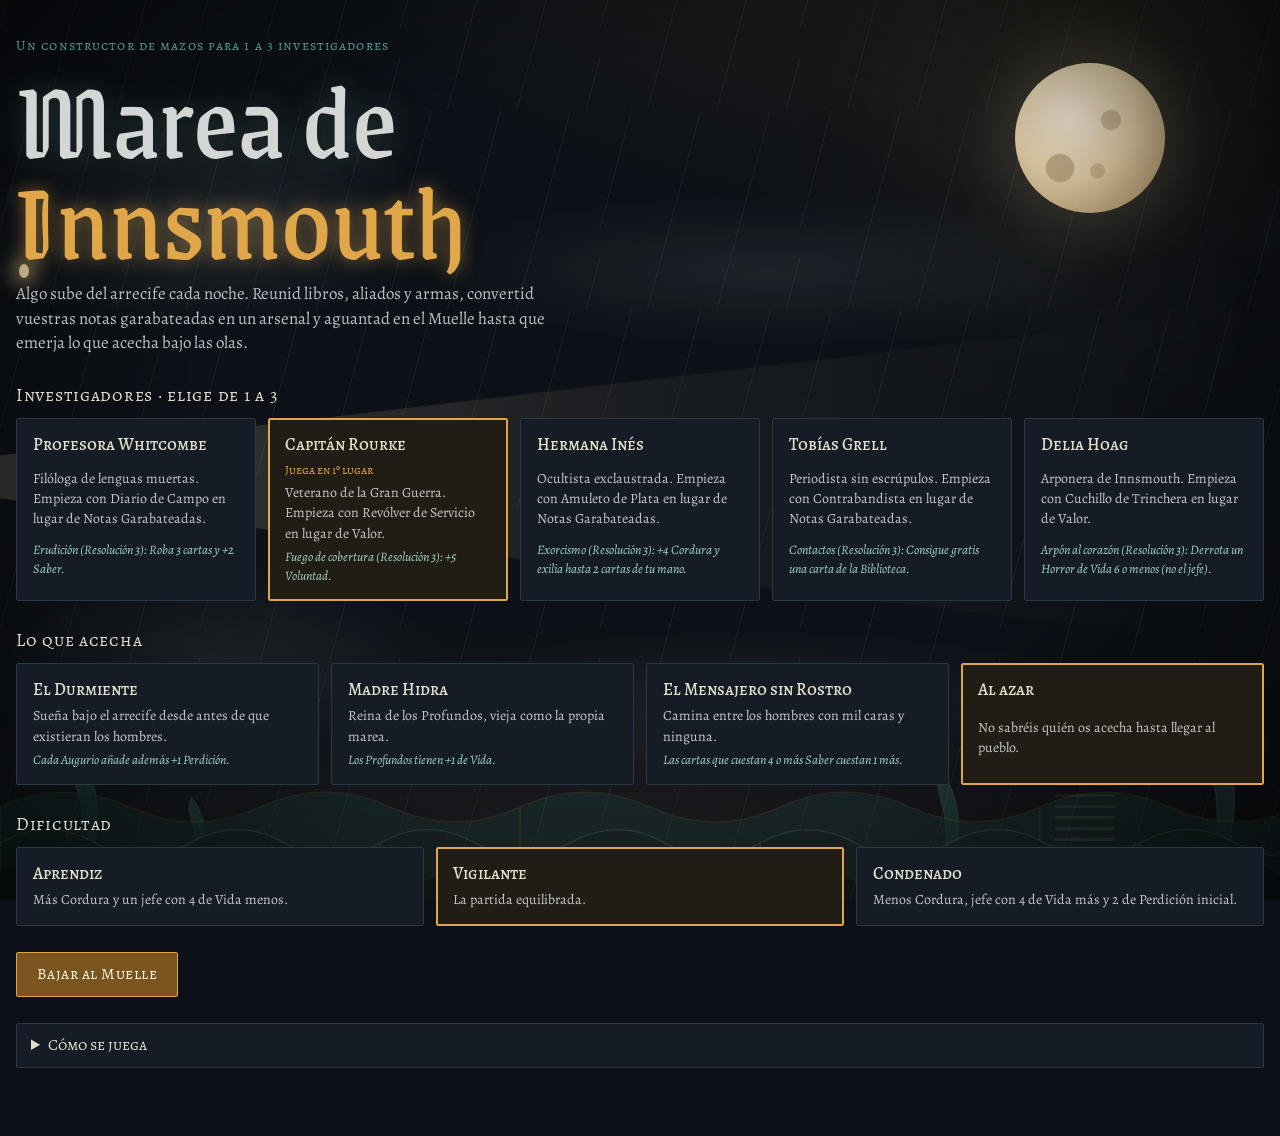
<file: Marea_de_Innsmouth/index.html>
<!doctype html><html><head><meta charset=utf8><meta name=viewport content="width=device-width,initial-scale=1,viewport-fit=cover"><style>:root{color-scheme:light;box-sizing:border-box;padding-top:env(safe-area-inset-top,0px);padding-bottom:env(safe-area-inset-bottom,0px)}html{scroll-padding-top:env(safe-area-inset-top,0px)}body{margin:0;padding:0;font:14px -apple-system,BlinkMacSystemFont,sans-serif;background:#fff;color:#000}img{max-width:100%}[hidden]:not([hidden=until-found i]){display:none!important}</style></head><body>
<title>Marea de Innsmouth</title>
<meta name="claude:viewport-fit-sides" content="cover">
<link rel="preconnect" href="https://fonts.googleapis.com">
<link rel="preconnect" href="https://fonts.gstatic.com" crossorigin>
<link rel="stylesheet" href="https://fonts.googleapis.com/css2?family=Grenze+Gotisch:wght@500;700&family=Alegreya:ital,wght@0,400;0,600;1,400&family=Alegreya+SC:wght@500;700&display=swap">
<style>
:root{
  /* Layout: un puerto de noche — el Muelle con los horrores arriba, la Biblioteca (mercado) en medio, tu mano abajo como sobre una mesa de trabajo; crónica a un lado */
  --night:#0d1117;
  --slate:#151c25;
  --slate-2:#1c2531;
  --rim:#2c3848;
  --fog:#d3d6d2;
  --muted:#8b95a1;
  --sodium:#e0a64a;
  --sodium-deep:#7a5520;
  --copper:#4f9a8e;
  --copper-deep:#24504a;
  --blood:#c0503f;
  --paper:#e2dccb;
  --paper-ink:#1f2328;
  --paper-soft:#5b5e5f;
  --t-tomo:#7a4f2a;
  --t-aliado:#2f5a72;
  --t-arma:#6d6d73;
  --t-hechizo:#5d3a6b;
  --t-objeto:#7c6324;
  --t-basica:#4a5560;
  --t-pesadilla:#2b2230;
  --display:'Grenze Gotisch','UnifrakturMaguntia',Georgia,serif;
  --label:'Alegreya SC','Alegreya',Georgia,serif;
  --body:'Alegreya',Georgia,'Times New Roman',serif;
  color-scheme:dark;
}
*{box-sizing:border-box}
body{
  background:var(--night);
  background-image:radial-gradient(ellipse 90% 60% at 80% -10%, rgba(224,166,74,.10) 0%, transparent 60%),
                   radial-gradient(ellipse 120% 60% at 30% 110%, rgba(79,154,142,.12) 0%, transparent 70%);
  background-attachment:fixed;
  color:var(--fog);font-family:var(--body);font-size:16px;line-height:1.45;
}
#app{
  max-width:1320px;margin:0 auto;
  padding-left:max(16px, env(safe-area-inset-left, 0px));
  padding-right:max(16px, env(safe-area-inset-right, 0px));
  padding-block:16px 48px;
}
h1,h2,h3{margin:0;font-weight:400;text-wrap:balance}
p{margin:0}
button{font:inherit;color:inherit}
:focus-visible{outline:2px solid var(--sodium);outline-offset:2px}

.btn{
  font-family:var(--label);font-size:14px;letter-spacing:.03em;
  border:1px solid var(--rim);background:var(--slate-2);color:var(--fog);
  padding:7px 14px;border-radius:2px;cursor:pointer;transition:background .15s,border-color .15s;
}
.btn:hover:not(:disabled){border-color:var(--sodium);background:#232d3a}
.btn:disabled{opacity:.38;cursor:not-allowed}
.btn.primary{background:var(--sodium-deep);border-color:var(--sodium);color:#fff4df}
.btn.primary:hover:not(:disabled){background:#946827}
.btn.sea{background:var(--copper-deep);border-color:var(--copper);color:#e8f6f2}
.btn.sea:hover:not(:disabled){background:#2e6760}
.btn.danger{border-color:var(--blood);color:#f3cbc4}
.btn.big{font-size:16px;padding:10px 20px}

/* ---------- portada ---------- */
.title{display:grid;gap:26px;padding-block:20px}
.hero{display:grid;gap:12px;max-width:64ch}
.hero .eyebrow{font-family:var(--label);color:var(--copper);letter-spacing:.08em;font-size:14px}
.hero h1{font-family:var(--display);font-size:clamp(52px,11vw,112px);line-height:.9;color:var(--fog)}
.hero h1 span{color:var(--sodium)}
.hero p{color:#b9bfc4;font-size:17px}
.pick h2{font-family:var(--label);font-size:18px;color:var(--paper);margin-bottom:10px;letter-spacing:.04em}
.opt-grid{display:grid;grid-template-columns:repeat(auto-fit,minmax(230px,1fr));gap:12px}
.opt{text-align:left;display:grid;gap:4px;padding:14px 16px;cursor:pointer;background:var(--slate);border:1px solid var(--rim);border-radius:2px}
.opt:hover{border-color:var(--sodium)}
.opt[aria-pressed="true"]{border-color:var(--sodium);background:#221d14;box-shadow:inset 0 0 0 1px var(--sodium)}
.opt b{font-family:var(--label);font-weight:500;font-size:17px;color:var(--paper)}
.opt span{font-size:14px;color:#c3c7cb}
.start-row{display:flex;flex-wrap:wrap;gap:12px}

details.rules{border:1px solid var(--rim);border-radius:2px;background:var(--slate)}
details.rules summary{cursor:pointer;padding:10px 14px;font-family:var(--label);font-size:16px;color:var(--paper)}
.rules-body{padding:0 16px 16px;display:grid;gap:10px;max-width:74ch;font-size:15px}
.rules-body h3{font-family:var(--label);font-size:15px;color:var(--sodium);margin-top:6px}
.rules-body ul{margin:0;padding-left:20px;display:grid;gap:4px}

/* ---------- barra superior ---------- */
.top{display:flex;flex-wrap:wrap;align-items:center;justify-content:space-between;gap:12px 24px;padding-bottom:12px;border-bottom:1px solid var(--rim);margin-bottom:14px}
.brand{font-family:var(--display);font-size:34px;line-height:1}
.brand span{color:var(--sodium)}
.stats{display:flex;flex-wrap:wrap;gap:10px 22px;align-items:center}
.stat{display:grid;gap:3px}
.stat .lbl{font-family:var(--label);font-size:11px;letter-spacing:.12em;color:var(--muted)}
.stat .val{font-family:var(--label);font-size:22px;line-height:1;font-variant-numeric:tabular-nums}
.bar{display:flex;gap:2px;align-items:center}
.seg{width:9px;height:14px;background:transparent;border:1px solid var(--copper)}
.seg.on{background:var(--copper)}
.bar.low .seg.on{background:var(--blood);border-color:var(--blood)}
.bar.doom .seg{border-color:#5c2c26}
.bar.doom .seg.on{background:var(--blood);border-color:var(--blood)}
.num{font-family:var(--label);font-size:14px;margin-left:6px;font-variant-numeric:tabular-nums}

/* ---------- mesa ---------- */
.layout{display:grid;grid-template-columns:minmax(0,1fr) 290px;gap:18px;align-items:start}
@media (max-width:980px){.layout{grid-template-columns:minmax(0,1fr)}}
.board{display:grid;gap:14px;min-width:0}
.zone{border:1px solid var(--rim);border-radius:3px;padding:12px 14px;background:rgba(21,28,37,.78);display:grid;gap:10px;min-width:0}
.zone.muelle{background:linear-gradient(180deg,rgba(79,154,142,.12),rgba(21,28,37,.8));border-color:#2f4e52}
.zone.mano{background:linear-gradient(0deg,rgba(224,166,74,.08),rgba(21,28,37,.8));border-color:#4a3e2a}
.zone-head{display:flex;flex-wrap:wrap;align-items:baseline;justify-content:space-between;gap:6px 16px}
.zone-head h2{font-family:var(--display);font-size:28px;line-height:1;color:var(--paper)}
.zone-head .sub{font-size:14px;color:var(--muted);font-style:italic}
.row{display:flex;flex-wrap:wrap;gap:10px}
.empty{color:var(--muted);font-style:italic;font-size:15px;padding:6px 0}
.pool{display:flex;flex-wrap:wrap;gap:14px;align-items:center}
.res{display:flex;align-items:baseline;gap:8px;font-family:var(--label)}
.res b{font-size:30px;line-height:1;font-weight:500;font-variant-numeric:tabular-nums}
.res.saber b{color:var(--sodium)}
.res.vol b{color:#86c9bc}
.res span{font-size:13px;color:var(--muted);letter-spacing:.08em}
.controls{display:flex;flex-wrap:wrap;gap:10px;align-items:center}
.hint{font-style:italic;color:#d9cfb8;font-size:15px}
.played{display:flex;flex-wrap:wrap;gap:6px}
.mini{font-family:var(--label);font-size:12.5px;padding:3px 8px;border-radius:2px;background:var(--slate-2);border-left:3px solid var(--tc);color:#c9cdd1}

/* ---------- cartas ---------- */
.card{
  width:clamp(134px,30vw,152px);display:flex;flex-direction:column;
  background:var(--paper);color:var(--paper-ink);
  background-image:linear-gradient(170deg,rgba(255,255,255,.22),transparent 45%),
                   repeating-linear-gradient(0deg,rgba(0,0,0,.025) 0 1px,transparent 1px 4px);
  border-radius:4px;border:1px solid #8f8a7a;overflow:hidden;
  box-shadow:0 2px 0 rgba(0,0,0,.4),0 8px 16px rgba(0,0,0,.35);
  transition:transform .18s ease,box-shadow .18s ease;
}
.card .head{background:var(--tc);color:#f5f1e6;padding:5px 8px 6px;display:grid;gap:1px}
.card .kind{font-family:var(--label);font-size:10.5px;letter-spacing:.14em;opacity:.85}
.card .name{font-family:var(--label);font-size:15px;line-height:1.1;font-weight:500;min-height:33px;text-wrap:balance}
.card .art{display:grid;place-items:center;margin:7px 8px 4px;height:76px;border-radius:3px;color:#f6eedb;position:relative;overflow:hidden;
  background:radial-gradient(ellipse 70% 85% at var(--hx,50%) 25%,rgba(255,236,200,.34),transparent 70%),linear-gradient(170deg,var(--tc),#14181d 125%);
  box-shadow:inset 0 0 0 1px rgba(0,0,0,.35),inset 0 -14px 22px rgba(0,0,0,.32)}
.card .art::after{content:"";position:absolute;inset:4px;border:1px solid rgba(246,238,219,.2);border-radius:2px;pointer-events:none}
.card .art svg{width:56px;height:56px;filter:drop-shadow(0 1px 1px rgba(0,0,0,.5))}
.card .txt{font-size:13px;line-height:1.3;padding:2px 9px 8px;flex:1}
.card .txt em{color:#8a2f25;font-style:normal;font-weight:600}
.card .foot{display:flex;justify-content:space-between;align-items:center;padding:5px 8px 7px;border-top:1px dashed rgba(31,35,40,.22)}
.cost{font-family:var(--label);font-size:15px;min-width:28px;height:28px;padding:0 6px;border-radius:14px;display:grid;place-items:center;background:var(--paper-ink);color:var(--sodium);font-variant-numeric:tabular-nums}
.vp{font-family:var(--label);font-size:13px;color:var(--paper-soft)}
.card .acts{display:grid;gap:5px;padding:0 7px 8px}
.card .btn{font-size:13px;padding:5px 6px;width:100%;background:#f3eedf;border-color:#a59f8b;color:var(--paper-ink)}
.card .btn:hover:not(:disabled){background:#fffaf0;border-color:var(--paper-ink)}
.card .btn.primary{background:var(--sodium-deep);border-color:#5a3e14;color:#fff4df}
.card .btn.primary:hover:not(:disabled){background:#946827}
.card.playable{cursor:pointer}
.card.playable:hover{transform:translateY(-3px);transition:transform .12s}
@media (prefers-reduced-motion:reduce){.card.playable:hover{transform:none}}
.card.pesadilla{background:#2a2430;color:#cfc4d6;border-color:#4b3d55;background-image:radial-gradient(ellipse at 50% 40%,rgba(160,110,190,.18),transparent 70%)}
.card.pesadilla .foot{border-top-color:rgba(207,196,214,.2)}
.card.pesadilla .vp{color:#cfc4d6}
.card.pesadilla .art{color:#ead6f5;background:radial-gradient(circle at 50% 50%,rgba(190,140,230,.38),transparent 70%),#1b1520}

/* horrores */
.horror{
  width:clamp(150px,30vw,176px);display:flex;flex-direction:column;
  background:#101a1c;color:#d3e0dc;border:1px solid #31514f;border-radius:4px;overflow:hidden;
  background-image:radial-gradient(ellipse at 50% 20%,rgba(79,154,142,.22),transparent 65%),
                   radial-gradient(ellipse at 50% 120%,rgba(192,80,63,.22),transparent 70%);
  box-shadow:0 8px 18px rgba(0,0,0,.45);position:relative;transition:transform .18s ease;
}
.horror.boss{width:clamp(220px,60vw,300px);border-color:var(--blood)}
.horror .h-top{display:flex;justify-content:space-between;align-items:center;padding:7px 9px 0}
.vida{font-family:var(--label);font-size:17px;min-width:32px;height:32px;display:grid;place-items:center;background:#3a1712;color:#f6cfc6;border:1px solid var(--blood);clip-path:polygon(50% 0,100% 25%,100% 75%,50% 100%,0 75%,0 25%);font-variant-numeric:tabular-nums}
.vida.down{background:#1d3b36;border-color:var(--copper);color:#d8f1ea}
.clock{display:flex;gap:3px;align-items:center}
.tick{width:10px;height:10px;border-radius:50%;border:1px solid var(--sodium)}
.tick.on{background:var(--sodium)}
.clock.now .tick.on{background:var(--blood);border-color:var(--blood)}
.horror .h-name{font-family:var(--display);font-size:24px;line-height:1;padding:6px 9px 0;color:#e6efe9}
.horror .art{display:grid;place-items:center;color:#c4ece0;margin:6px 9px 4px;height:86px;border-radius:3px;
  background:radial-gradient(ellipse at 50% 62%,rgba(127,195,180,.3),transparent 70%),linear-gradient(180deg,#0a1214,#1a2a2a);box-shadow:inset 0 0 0 1px rgba(127,195,180,.22)}
.horror .art svg{width:66px;height:66px;filter:drop-shadow(0 0 5px rgba(127,195,180,.5))}
.horror.boss .art{height:116px;color:#f4cbc0;background:radial-gradient(ellipse at 50% 58%,rgba(192,80,63,.42),transparent 70%),linear-gradient(180deg,#0a1214,#2a1512)}
.horror.boss .art svg{width:96px;height:96px;filter:drop-shadow(0 0 6px rgba(192,80,63,.6))}
.horror .h-txt{font-size:13px;line-height:1.3;padding:0 9px 6px;display:grid;gap:3px;flex:1}
.horror .h-txt b{font-family:var(--label);font-weight:500;color:#f0b9ad}
.horror .h-txt i{color:#9fd3c6;font-style:normal}
.horror .acts{padding:0 8px 9px;display:grid;gap:5px}
.horror .btn{width:100%;font-size:13px;padding:6px;background:#1d2b2d;border-color:#3d6461}
.horror .btn.primary{background:#6b2a22;border-color:var(--blood)}
.wound{height:8px;background:#2a1a17;border:1px solid #5c2c26;margin:0 9px 6px;border-radius:4px;overflow:hidden}
.wound span{display:block;height:100%;background:var(--blood)}
.horror.targetable{box-shadow:0 0 0 2px var(--sodium),0 8px 18px rgba(0,0,0,.45)}

.market-wrap{display:grid;gap:10px}
.piles{display:flex;flex-wrap:wrap;gap:10px;align-items:stretch}

/* ---------- lateral ---------- */
.side{display:grid;gap:12px;min-width:0}
.panel{border:1px solid var(--rim);border-radius:3px;padding:12px 14px;background:rgba(21,28,37,.78);display:grid;gap:8px;min-width:0}
.panel h3{font-family:var(--label);font-size:16px;color:var(--paper)}
.kv{display:flex;justify-content:space-between;gap:10px;font-size:14.5px}
.kv span:last-child{font-family:var(--label);font-variant-numeric:tabular-nums}
.deck-list{display:grid;gap:2px;font-size:14px;max-height:220px;overflow-y:auto}
.deck-list div{display:flex;justify-content:space-between;gap:8px;border-left:3px solid var(--tc);padding-left:6px}
.log{list-style:none;margin:0;padding:0;display:grid;gap:3px;max-height:320px;overflow-y:auto;font-size:13.5px}
.log li{padding:2px 0;border-bottom:1px solid rgba(44,56,72,.6)}
.log li.turn{font-family:var(--label);color:var(--sodium);border-bottom:none;padding-top:6px}
.log li.bad{color:#eaa79c}
.log li.good{color:#a9dacd}
.confirm{display:flex;flex-wrap:wrap;gap:8px;align-items:center;font-size:14px}

.overlay{position:fixed;inset:0;background:rgba(6,9,12,.84);display:grid;place-items:center;z-index:20;
  padding:max(16px, env(safe-area-inset-top, 0px)) max(16px, env(safe-area-inset-right, 0px)) max(16px, env(safe-area-inset-bottom, 0px)) max(16px, env(safe-area-inset-left, 0px))}
.end{width:min(520px,100%);max-height:100%;overflow-y:auto;background:var(--paper);color:var(--paper-ink);border-radius:4px;padding:24px;display:grid;gap:14px;box-shadow:0 20px 60px rgba(0,0,0,.6)}
.end.lost{background:#101a1c;color:#d3e0dc;border:1px solid var(--blood)}
.end h2{font-family:var(--display);font-size:46px;line-height:1}
.end .verdict{font-style:italic;font-size:18px}
.end table{width:100%;border-collapse:collapse;font-size:15px}
.end td{padding:4px 0;border-bottom:1px dashed rgba(31,35,40,.22)}
.end td:last-child{text-align:right;font-family:var(--label);font-variant-numeric:tabular-nums}
.end tr.total td{border-bottom:none;font-size:19px;padding-top:8px}
.end .btn{justify-self:start}

/* ---------- ampliación: jefes e investigadores ---------- */
.opt .num-badge{font-family:var(--label);font-size:12px;color:var(--sodium)}
.opt .pw{font-size:13px;color:#9fd3c6;font-style:italic}
.invs{display:flex;flex-wrap:wrap;gap:10px;margin-bottom:14px}
.inv-chip{display:grid;gap:4px;padding:8px 12px;border:1px solid var(--rim);border-radius:2px;background:var(--slate);min-width:0;flex:1 1 200px}
.inv-chip.on{border-color:var(--sodium);background:#221d14;box-shadow:inset 0 0 0 1px var(--sodium)}
.inv-chip b{font-family:var(--label);font-weight:500;font-size:15px;color:var(--paper)}
.inv-chip small{font-size:12.5px;color:var(--muted)}
.meter{display:flex;gap:3px;align-items:center}
.meter i{width:14px;height:6px;border:1px solid var(--copper);display:block}
.meter i.on{background:var(--copper)}
.meter.full i{background:var(--sodium);border-color:var(--sodium)}
.nemesis{display:grid;grid-template-columns:minmax(0,1fr) minmax(0,1fr);gap:10px 18px;padding:10px 12px;border:1px solid #5c2c26;border-radius:2px;background:rgba(58,23,18,.28)}
@media (max-width:640px){.nemesis{grid-template-columns:minmax(0,1fr)}}
.nemesis h3{font-family:var(--display);font-size:26px;line-height:1;color:#f0c4b9}
.nemesis p{font-size:14px}
.nemesis .lbl{font-family:var(--label);font-size:11px;letter-spacing:.12em;color:var(--muted)}
.nemesis .aug b{font-family:var(--label);font-weight:500;color:var(--sodium)}
.power{display:flex;flex-wrap:wrap;gap:8px 14px;align-items:center;padding:8px 10px;border:1px dashed #3d6461;border-radius:2px}
.power .pw-txt{font-size:14px;color:#cfe6df;flex:1 1 220px;min-width:0}
.power .pw-txt b{font-family:var(--label);font-weight:500;color:#9fd3c6}

/* ---------- ambiente: el puerto de noche (luna, faro, niebla, olas y lo que sube con la Perdición) ---------- */
.sky{position:fixed;inset:0;z-index:-1;overflow:hidden;pointer-events:none}
.sky>*{position:absolute}
.moon{top:7vh;right:9vw;width:clamp(70px,14vw,150px);aspect-ratio:1;border-radius:50%;
  background:radial-gradient(circle at 30% 70%,rgba(120,100,60,.35) 0 9%,transparent 10%),radial-gradient(circle at 64% 38%,rgba(120,100,60,.3) 0 7%,transparent 8%),radial-gradient(circle at 55% 72%,rgba(120,100,60,.25) 0 5%,transparent 6%),
             radial-gradient(circle at 38% 36%,#fff8e6,#e9d9b0 45%,#b9a57a 78%,#8a7754);
  box-shadow:0 0 60px 18px rgba(233,217,176,.16),0 0 200px 70px rgba(224,166,74,.09);animation:moon 9s ease-in-out infinite alternate}
.moon::after{content:"";position:absolute;inset:0;border-radius:50%;background:radial-gradient(circle at 60% 60%,#d0402c,#4a0e08);mix-blend-mode:multiply;opacity:calc((var(--doom,0) - .25) * 1.2);transition:opacity 1.5s}
@media (max-width:640px){.moon{top:26vh;width:64px;opacity:.75}}
@keyframes moon{to{transform:translateY(10px);box-shadow:0 0 80px 26px rgba(233,217,176,.22),0 0 240px 90px rgba(224,166,74,.12)}}
.glint{right:calc(9vw + clamp(20px,4vw,50px));bottom:0;width:clamp(30px,6vw,60px);height:24vh;
  background:repeating-linear-gradient(180deg,rgba(255,236,190,.22) 0 3px,transparent 3px 11px);
  -webkit-mask:linear-gradient(0deg,#000,transparent);mask:linear-gradient(0deg,#000,transparent);animation:glint 2.2s steps(4) infinite;opacity:.7}
@keyframes glint{50%{transform:scaleX(1.5);opacity:.35}}
.beam{left:-6vw;top:30vh;width:130vw;height:46vh;transform-origin:0 50%;
  background:linear-gradient(90deg,rgba(255,236,190,.20),rgba(255,236,190,.05) 45%,transparent 75%);
  clip-path:polygon(0 47%,100% 0,100% 100%,0 53%);animation:beam 14s ease-in-out infinite}
@keyframes beam{0%,100%{transform:rotate(-16deg);opacity:.15}50%{transform:rotate(12deg);opacity:.85}}
.lighthouse{left:1.5vw;top:calc(30vh - 6px);width:10px;height:14px;border-radius:50%;background:#ffe9b8;box-shadow:0 0 18px 8px rgba(255,220,150,.5);animation:blink 14s ease-in-out infinite}
@keyframes blink{0%,100%{opacity:.35}50%{opacity:1}}
.fog{left:0;width:200%;height:42vh;
  background:radial-gradient(ellipse 14% 38% at 8% 50%,rgba(175,195,195,.13),transparent 70%),radial-gradient(ellipse 20% 30% at 30% 62%,rgba(175,195,195,.10),transparent 70%),
             radial-gradient(ellipse 14% 38% at 58% 50%,rgba(175,195,195,.13),transparent 70%),radial-gradient(ellipse 20% 30% at 80% 62%,rgba(175,195,195,.10),transparent 70%);
  animation:fog 80s linear infinite}
.fog.f1{top:4vh}
.fog.f2{bottom:6vh;animation-duration:120s;animation-direction:reverse;opacity:calc(.6 + var(--doom,0)*.6)}
@keyframes fog{to{transform:translateX(-50%)}}
.tent{bottom:0;width:var(--w);height:var(--h);transform:translateY(calc((1 - var(--doom,0)) * 82% + 6%));transition:transform 2.5s cubic-bezier(.3,.7,.3,1)}
.tent svg{width:100%;height:100%;transform-origin:50% 100%;animation:writhe var(--s,7s) ease-in-out infinite alternate;overflow:visible}
.tent.t1{left:3vw;--w:clamp(40px,6vw,80px);--h:46vh;--s:6s}
.tent.t2{left:13vw;--w:clamp(28px,4vw,54px);--h:32vh;--s:8s}
.tent.t3{right:24vw;--w:clamp(34px,5vw,66px);--h:40vh;--s:7s}
.tent.t4{right:2vw;--w:clamp(44px,7vw,90px);--h:54vh;--s:9s}
.tent.t2 svg,.tent.t4 svg{animation-direction:alternate-reverse}
@keyframes writhe{0%{transform:rotate(-7deg) skewX(4deg)}50%{transform:rotate(3deg) skewX(-3deg)}100%{transform:rotate(8deg) skewX(2deg)}}
.wave{left:0;right:0;background-repeat:repeat-x;background-size:var(--ww) 100%;animation:wave var(--wd) linear infinite}
@keyframes wave{to{background-position-x:calc(-1 * var(--ww))}}
.wave.w1{bottom:5vh;height:90px;--ww:520px;--wd:26s;opacity:.65;background-image:url("data:image/svg+xml,%3Csvg xmlns='http://www.w3.org/2000/svg' viewBox='0 0 100 30' preserveAspectRatio='none'%3E%3Cpath d='M0 14Q12.5 4 25 14T50 14T75 14T100 14V30H0Z' fill='%23132f30' stroke='%23e0a64a' stroke-opacity='.18' stroke-width='.4'/%3E%3C/svg%3E")}
.wave.w2{bottom:1vh;height:80px;--ww:380px;--wd:17s;animation-direction:reverse;background-image:url("data:image/svg+xml,%3Csvg xmlns='http://www.w3.org/2000/svg' viewBox='0 0 100 30' preserveAspectRatio='none'%3E%3Cpath d='M0 12Q12.5 2 25 12T50 12T75 12T100 12V30H0Z' fill='%230f2425' stroke='%237fc3b4' stroke-opacity='.18' stroke-width='.4'/%3E%3C/svg%3E")}
.wave.w3{bottom:-10px;height:64px;--ww:300px;--wd:11s;background-image:url("data:image/svg+xml,%3Csvg xmlns='http://www.w3.org/2000/svg' viewBox='0 0 100 30' preserveAspectRatio='none'%3E%3Cpath d='M0 12Q12.5 3 25 12T50 12T75 12T100 12V30H0Z' fill='%230a1719'/%3E%3C/svg%3E")}
.rain{inset:-10% 0 0;background:repeating-linear-gradient(105deg,transparent 0 30px,rgba(200,215,225,.06) 30px 31px,transparent 31px 67px);background-size:200px 200px;animation:rain .5s linear infinite}
@keyframes rain{to{background-position:-54px 200px}}
.doomtint{inset:0;background:radial-gradient(ellipse 120% 70% at 50% 115%,rgba(192,60,45,.42),transparent 65%);opacity:var(--doom,0);transition:opacity 1.5s}
.vignette{inset:0;background:radial-gradient(ellipse at 50% 45%,transparent 50%,rgba(0,0,0,.65))}
.mad .sky{animation:madsky 4s ease-in-out infinite}
.mad .vignette{animation:madvig 1.8s ease-in-out infinite}
@keyframes madsky{50%{filter:hue-rotate(-25deg) saturate(1.6)}}
@keyframes madvig{50%{background:radial-gradient(ellipse at 50% 45%,transparent 35%,rgba(110,20,15,.7))}}
.mad .zone-head h2{animation:madtxt 3s ease-in-out infinite}
@keyframes madtxt{25%{transform:skewX(-6deg);text-shadow:2px 0 rgba(192,80,63,.7),-2px 0 rgba(79,154,142,.7)}50%{transform:none;text-shadow:none}}

/* ---------- vida en la mesa ---------- */
.hero>*{animation:heroIn 1s cubic-bezier(.2,.8,.2,1) backwards}
.hero>*:nth-child(2){animation-delay:.15s}.hero>*:nth-child(3){animation-delay:.35s}
@keyframes heroIn{from{opacity:0;transform:translateY(18px);filter:blur(6px)}}
.hero h1{text-shadow:0 0 30px rgba(127,195,180,.25)}
.hero h1 span,.brand span{animation:sodium 6s linear infinite;text-shadow:0 0 18px rgba(224,166,74,.55)}
@keyframes sodium{0%,88%,92%,100%{opacity:1}89%{opacity:.45}90%{opacity:.9}91%{opacity:.6}}
.opt{transition:transform .18s,border-color .18s,box-shadow .18s}
.opt:hover{transform:translateY(-3px);box-shadow:0 10px 24px rgba(0,0,0,.4)}
.opt[aria-pressed="true"]{animation:chosen 2.6s ease-in-out infinite}
@keyframes chosen{50%{box-shadow:inset 0 0 0 1px var(--sodium),0 0 22px rgba(224,166,74,.28)}}
.btn{transition:background .15s,border-color .15s,transform .12s,box-shadow .2s}
.btn:active:not(:disabled){transform:scale(.96)}
.btn.primary.big:not(:disabled){animation:callout 2.4s ease-in-out infinite}
@keyframes callout{50%{box-shadow:0 0 0 3px rgba(224,166,74,.18),0 0 26px rgba(224,166,74,.35)}}
.zone{backdrop-filter:blur(2px);-webkit-backdrop-filter:blur(2px)}
.zone-head h2{text-shadow:0 2px 12px rgba(0,0,0,.6)}
.card:hover{transform:translateY(-6px) rotate(-.8deg);box-shadow:0 2px 0 rgba(0,0,0,.4),0 18px 30px rgba(0,0,0,.5),0 0 0 1px rgba(224,166,74,.55),0 0 24px rgba(224,166,74,.22)}
.card .art::before{content:"";position:absolute;inset:0;background:linear-gradient(105deg,transparent 35%,rgba(255,245,220,.35) 50%,transparent 65%);transform:translateX(-120%);transition:transform .6s}
.card:hover .art::before{transform:translateX(120%)}
.card .art svg{animation:bob 5s ease-in-out infinite;animation-delay:calc(var(--clk,0s) + var(--off,0s))}
@keyframes bob{50%{transform:translateY(-3px) rotate(2deg)}}
.horror:hover{transform:translateY(-4px)}
.horror .art svg{animation:lurk 4.5s ease-in-out infinite;animation-delay:calc(var(--clk,0s) + var(--off,0s))}
@keyframes lurk{0%,100%{transform:scale(1) rotate(-4deg)}50%{transform:scale(1.08) rotate(4deg);filter:drop-shadow(0 0 10px rgba(127,195,180,.8))}}
.horror .art{position:relative;overflow:hidden}
.horror .art::after{content:"";position:absolute;inset:0;background:radial-gradient(circle at 50% 120%,rgba(127,195,180,.25),transparent 60%);animation:murk 3s ease-in-out infinite alternate}
@keyframes murk{to{opacity:.3;transform:translateY(-6px)}}
.horror.boss .art svg{animation-duration:3s}
.horror.boss{animation:bossAura 3.5s ease-in-out infinite;animation-delay:var(--clk,0s)}
@keyframes bossAura{50%{box-shadow:0 0 0 1px var(--blood),0 0 40px rgba(192,80,63,.55),0 8px 18px rgba(0,0,0,.45)}}
.horror.warn::after{content:"";position:absolute;inset:-1px;border-radius:4px;pointer-events:none;border:2px solid var(--blood);animation:warn 1.1s ease-in-out infinite;animation-delay:var(--clk,0s)}
@keyframes warn{50%{opacity:.15;box-shadow:0 0 26px 4px rgba(192,80,63,.6)}}
.clock.now .tick.on{animation:tick .55s ease-in-out infinite alternate}
@keyframes tick{to{transform:scale(1.35);box-shadow:0 0 8px var(--blood)}}
.wound span{transition:width .8s cubic-bezier(.2,.8,.2,1);background:linear-gradient(90deg,#7a1f15,var(--blood),#f08070);background-size:200% 100%;animation:ichor 2s linear infinite}
@keyframes ichor{to{background-position:-200% 0}}
.seg{transition:background .4s,border-color .4s}
.bar.low .seg.on{animation:tick .7s ease-in-out infinite alternate}
.res b{display:inline-block;transition:transform .2s}
.meter.full i{animation:tick .8s ease-in-out infinite alternate}
.power:has(.btn:not(:disabled)){border-color:var(--copper);box-shadow:0 0 18px rgba(79,154,142,.25)}
.horror.targetable{animation:target 1s ease-in-out infinite}
@keyframes target{50%{box-shadow:0 0 0 3px var(--sodium),0 0 26px rgba(224,166,74,.5)}}
.overlay{animation:fadeIn .6s ease backwards}
@keyframes fadeIn{from{opacity:0}}
.end{animation:endIn .9s cubic-bezier(.2,.8,.2,1) backwards .15s}
@keyframes endIn{from{opacity:0;transform:translateY(40px) scale(.92);filter:blur(8px)}}
.end h2{animation:endGlow 2.5s ease-in-out infinite alternate}
@keyframes endGlow{to{text-shadow:0 0 24px rgba(224,166,74,.6)}}
.end.lost{box-shadow:0 0 90px rgba(192,80,63,.35),0 20px 60px rgba(0,0,0,.6)}
.end.lost h2{color:#f0b9ad;animation-name:endBlood}
@keyframes endBlood{to{text-shadow:0 0 28px rgba(192,80,63,.9);letter-spacing:.03em}}
.end tr{animation:heroIn .5s ease backwards}
.end tr:nth-child(2){animation-delay:.5s}.end tr:nth-child(3){animation-delay:.65s}.end tr:nth-child(4){animation-delay:.8s}.end tr:nth-child(5){animation-delay:.95s}.end tr:nth-child(6){animation-delay:1.1s}.end tr:nth-child(n+7){animation-delay:1.25s}
.end tr:first-child{animation-delay:.35s}

/* ---------- efectos de jugada ---------- */
#fx{position:fixed;inset:0;pointer-events:none;z-index:15;overflow:hidden}
.fx-p{position:absolute;border-radius:50%}
.fx-t{position:absolute;font-family:var(--label);font-size:21px;font-weight:700;white-space:nowrap;text-shadow:0 2px 6px #000,0 0 14px currentColor}
.fx-banner{position:fixed;left:0;right:0;top:36%;z-index:16;pointer-events:none;text-align:center;padding:18px 16px 20px;
  background:linear-gradient(90deg,transparent,rgba(6,9,12,.86) 18%,rgba(6,9,12,.86) 82%,transparent);border-block:1px solid rgba(224,166,74,.25)}
.fx-banner h2{font-family:var(--display);font-size:clamp(38px,8vw,78px);line-height:1;color:var(--paper);text-shadow:0 0 26px rgba(224,166,74,.5)}
.fx-banner p{font-family:var(--label);font-size:clamp(14px,3.6vw,19px);color:#c9cdd1;letter-spacing:.05em;margin-top:6px}
.fx-banner.doom{border-color:rgba(192,80,63,.5)}
.fx-banner.doom h2{color:#f0b9ad;text-shadow:0 0 30px rgba(192,80,63,.85)}
.fx-banner.boss{border-color:var(--blood)}
.fx-banner.boss h2{font-size:clamp(46px,11vw,110px);color:#f6d1c8;text-shadow:0 0 40px rgba(192,80,63,.95),0 0 4px #000}
.fx-banner.turn h2{font-size:clamp(30px,6vw,54px)}
.fx-flash{position:fixed;inset:0;pointer-events:none;z-index:14}
.fx-flash.hurt{background:radial-gradient(ellipse at center,transparent 35%,rgba(192,60,45,.6))}
.fx-flash.doom{background:radial-gradient(ellipse 120% 80% at 50% 110%,rgba(150,30,25,.55),transparent 70%)}
.fx-flash.heal{background:radial-gradient(ellipse at center,transparent 45%,rgba(79,154,142,.4))}
#app .fx-deal{animation:fxDeal .55s cubic-bezier(.2,.8,.2,1) backwards;animation-delay:calc(var(--i,0) * 70ms)}
@keyframes fxDeal{from{opacity:0;transform:translateY(34px) rotate(-7deg) scale(.86)}}
#app .fx-flip{animation:fxFlip .65s ease-out backwards;animation-delay:calc(var(--i,0) * 90ms)}
@keyframes fxFlip{from{opacity:0;transform:perspective(700px) rotateY(100deg) scale(.9);filter:brightness(2.2)}60%{opacity:1}}
#app .fx-emerge{animation:fxEmerge 1s cubic-bezier(.2,.8,.2,1) backwards;animation-delay:calc(var(--i,0) * 130ms)}
@keyframes fxEmerge{0%{opacity:0;transform:translateY(60px) scaleY(.55) skewX(10deg);filter:blur(8px) hue-rotate(70deg)}60%{opacity:1;transform:translateY(-8px) scaleY(1.06);filter:blur(0)}}
@media (prefers-reduced-motion:reduce){.sky *,.card,.horror,.card *,.horror *,.hero>*,.opt,.btn,.end,.end *,.overlay{animation:none!important;transition:none!important}}
</style>

<div class="sky" aria-hidden="true">
  <svg width="0" height="0" style="position:absolute"><defs>
    <linearGradient id="tentg" x1="0" y1="0" x2="0" y2="1"><stop offset="0" stop-color="#1d3a3a"/><stop offset="1" stop-color="#07100f"/></linearGradient>
    <symbol id="tentacle" viewBox="0 0 60 300"><path d="M16 300C12 232 2 190 12 142C20 102 40 84 34 44C32 26 22 16 30 3C42 16 48 34 46 56C43 94 31 114 31 152C31 202 44 242 46 300Z" fill="url(#tentg)" stroke="#4f9a8e" stroke-opacity=".25"/>
      <g fill="#2c5654" opacity=".8"><ellipse cx="26" cy="262" rx="4" ry="3"/><ellipse cx="22" cy="226" rx="3.6" ry="2.8"/><ellipse cx="19" cy="190" rx="3.2" ry="2.5"/><ellipse cx="22" cy="156" rx="2.8" ry="2.2"/><ellipse cx="29" cy="124" rx="2.4" ry="2"/><ellipse cx="36" cy="94" rx="2" ry="1.6"/><ellipse cx="39" cy="66" rx="1.6" ry="1.3"/></g></symbol>
  </defs></svg>
  <div class="moon"></div>
  <div class="beam"></div>
  <div class="lighthouse"></div>
  <div class="fog f1"></div>
  <div class="tent t1"><svg viewBox="0 0 60 300" preserveAspectRatio="none"><use href="#tentacle"/></svg></div>
  <div class="tent t2"><svg viewBox="0 0 60 300" preserveAspectRatio="none"><use href="#tentacle"/></svg></div>
  <div class="tent t3"><svg viewBox="0 0 60 300" preserveAspectRatio="none"><use href="#tentacle"/></svg></div>
  <div class="tent t4"><svg viewBox="0 0 60 300" preserveAspectRatio="none"><use href="#tentacle"/></svg></div>
  <div class="wave w1"></div>
  <div class="glint"></div>
  <div class="wave w2"></div>
  <div class="fog f2"></div>
  <div class="wave w3"></div>
  <div class="rain"></div>
  <div class="doomtint"></div>
  <div class="vignette"></div>
</div>
<div id="app"></div>

<script>
'use strict';
const MAXP = 10, HAND = 5, AUG_EVERY = 3;
const TYPES = {tomo:'Tomo',aliado:'Aliado',arma:'Arma',hechizo:'Hechizo',objeto:'Objeto',basica:'Básica',pesadilla:'Pesadilla'};

const DIFF = {
  aprendiz:{n:'Aprendiz', x:'Más Cordura y un jefe con 4 de Vida menos.', cord:14, bossMod:-4, perd:0},
  vigilante:{n:'Vigilante', x:'La partida equilibrada.', cord:12, bossMod:0, perd:0},
  condenado:{n:'Condenado', x:'Menos Cordura, jefe con 4 de Vida más y 2 de Perdición inicial.', cord:10, bossMod:4, perd:2}
};

// ---------- investigadores ----------
// swap: cambia una carta del mazo inicial; need: Resolución necesaria para su poder
const INVS = {
  whitcombe:{n:'Profesora Whitcombe',r:'Filóloga de lenguas muertas',swap:['nota','diario'],need:3,
    pn:'Erudición',pw:'Roba 3 cartas y +2 Saber.',power:()=>{draw(3);sab(2);return 'robas 3, +2 Saber';}},
  rourke:{n:'Capitán Rourke',r:'Veterano de la Gran Guerra',swap:['valor','revolver'],need:3,
    pn:'Fuego de cobertura',pw:'+5 Voluntad.',power:()=>{vol(5);return '+5 Voluntad';}},
  ines:{n:'Hermana Inés',r:'Ocultista exclaustrada',swap:['nota','amuleto'],need:3,
    pn:'Exorcismo',pw:'+4 Cordura y exilia hasta 2 cartas de tu mano.',power:()=>{cord(4);askExile(2);return '+4 Cordura';}},
  grell:{n:'Tobías Grell',r:'Periodista sin escrúpulos',swap:['nota','contrabandista'],need:3,
    pn:'Contactos',pw:'Consigue gratis una carta de la Biblioteca.',can:()=>G.market.some(Boolean),power:()=>{G.pending={kind:'free'};return '';}},
  hoag:{n:'Delia Hoag',r:'Arponera de Innsmouth',swap:['valor','cuchillo'],need:3,
    pn:'Arpón al corazón',pw:'Derrota un Horror de Vida 6 o menos (no el jefe).',
    can:()=>G.muelle.some(h=>!H(h.id).boss&&vidaOf(h)<=6),power:()=>{G.pending={kind:'kill'};return '';}}
};

// ---------- cartas del jugador ----------
// T(tipo) = cartas de ese tipo jugadas ANTES de esta en el turno
const CARDS = {
  nota:{n:'Notas Garabateadas',t:'basica',c:0,x:'+1 Saber.',play:()=>{sab(1);return '+1 Saber';}},
  valor:{n:'Valor',t:'basica',c:0,x:'+1 Voluntad.',play:()=>{vol(1);return '+1 Voluntad';}},
  pesadilla:{n:'Pesadilla',t:'pesadilla',c:0,vp:-1,x:'No se puede jugar. Ocupa sitio en tu mano. Final: −1 PV.'},
  // pilas permanentes
  cafe:{n:'Café Cargado',t:'objeto',c:3,pile:true,x:'+2 Saber.',play:()=>{sab(2);return '+2 Saber';}},
  revolver:{n:'Revólver de Servicio',t:'arma',c:3,pile:true,x:'+2 Voluntad.',play:()=>{vol(2);return '+2 Voluntad';}},
  // Tomos
  diario:{n:'Diario de Campo',t:'tomo',c:2,k:3,x:'+1 Saber. Roba 1 carta.',play:()=>{sab(1);draw(1);return '+1 Saber, robas 1';}},
  pnakoticos:{n:'Manuscritos Pnakóticos',t:'tomo',c:4,k:3,x:'+2 Saber. Si ya jugaste otro Tomo este turno, +1 Saber más.',
    play:()=>{const v=T('tomo')?3:2;sab(v);return `+${v} Saber`;}},
  rlyehiano:{n:"Texto R'lyehiano",t:'tomo',c:3,k:2,cc:1,x:'Roba 2 cartas. <em>−1 Cordura.</em>',play:()=>{draw(2);cord(-1);return 'robas 2, −1 Cordura';}},
  cultes:{n:'Cultes des Goules',t:'tomo',c:5,k:2,x:'+2 Saber. Puedes exiliar una carta de tu mano.',play:()=>{sab(2);askExile(1);return '+2 Saber';}},
  vermis:{n:'De Vermis Mysteriis',t:'tomo',c:6,k:2,x:'+1 Saber por cada Tomo jugado este turno, incluido este. Roba 1 carta.',
    play:()=>{const v=T('tomo')+1;sab(v);draw(1);return `+${v} Saber, robas 1`;}},
  necronomicon:{n:'Necronomicón',t:'tomo',c:7,k:1,vp:2,cc:1,x:'+4 Saber. Roba 1 carta. <em>−1 Cordura.</em>',play:()=>{sab(4);draw(1);cord(-1);return '+4 Saber, robas 1, −1 Cordura';}},
  // Aliados
  profesor:{n:'Profesor Emérito',t:'aliado',c:4,k:2,x:'+2 Saber. Roba 1 carta.',play:()=>{sab(2);draw(1);return '+2 Saber, robas 1';}},
  boxeador:{n:'Boxeador del Puerto',t:'aliado',c:3,k:3,x:'+2 Voluntad.',play:()=>{vol(2);return '+2 Voluntad';}},
  monja:{n:'Monja de Kingsport',t:'aliado',c:3,k:2,x:'+1 Voluntad. +1 Cordura.',play:()=>{vol(1);cord(1);return '+1 Voluntad, +1 Cordura';}},
  medico:{n:'Médico de Arkham',t:'aliado',c:4,k:2,x:'+2 Cordura. Puedes exiliar una carta de tu mano.',play:()=>{cord(2);askExile(1);return '+2 Cordura';}},
  detective:{n:'Detective de Boston',t:'aliado',c:5,k:2,x:'+2 Voluntad. Roba 1 carta.',play:()=>{vol(2);draw(1);return '+2 Voluntad, robas 1';}},
  contrabandista:{n:'Contrabandista',t:'aliado',c:2,k:2,x:'+1 Saber. +1 Voluntad.',play:()=>{sab(1);vol(1);return '+1 Saber, +1 Voluntad';}},
  pescador:{n:'Pescador Viejo',t:'aliado',c:3,k:2,x:'+1 Saber. +1 Voluntad por cada otro Aliado jugado este turno.',
    play:()=>{const v=T('aliado');sab(1);vol(v);return `+1 Saber${v?`, +${v} Voluntad`:''}`;}},
  // Armas
  cuchillo:{n:'Cuchillo de Trinchera',t:'arma',c:2,k:3,x:'+1 Voluntad. Si ya jugaste otra Arma este turno, +2 Voluntad más.',
    play:()=>{const v=T('arma')?3:1;vol(v);return `+${v} Voluntad`;}},
  escopeta:{n:'Escopeta de Dos Cañones',t:'arma',c:5,k:2,x:'+3 Voluntad.',play:()=>{vol(3);return '+3 Voluntad';}},
  dinamita:{n:'Cartucho de Dinamita',t:'arma',c:4,k:2,once:true,x:'+5 Voluntad. Exilia esta carta.',play:()=>{vol(5);return '+5 Voluntad';}},
  arpon:{n:'Arpón Ballenero',t:'arma',c:4,k:2,x:'+2 Voluntad. Si hay 3 o más Horrores en el Muelle, roba 1 carta.',
    play:()=>{vol(2);if(G.muelle.length>=3){draw(1);return '+2 Voluntad, robas 1';}return '+2 Voluntad';}},
  metralleta:{n:'Metralleta Thompson',t:'arma',c:7,k:1,vp:2,x:'+5 Voluntad.',play:()=>{vol(5);return '+5 Voluntad';}},
  // Hechizos
  signo:{n:'Signo Arcano',t:'hechizo',c:4,k:2,cc:1,x:'+3 Voluntad. <em>−1 Cordura.</em>',play:()=>{vol(3);cord(-1);return '+3 Voluntad, −1 Cordura';}},
  polvo:{n:'Polvo de Ibn-Ghazi',t:'hechizo',c:3,k:2,x:'Este turno, los Horrores del Muelle tienen 2 de Vida menos (mínimo 1). No afecta al jefe.',
    play:()=>{G.vidaMod-=2;return 'los Horrores se debilitan';}},
  nodens:{n:'Invocar a Nodens',t:'hechizo',c:6,k:1,cc:2,x:'+6 Voluntad. <em>−2 Cordura.</em>',play:()=>{vol(6);cord(-2);return '+6 Voluntad, −2 Cordura';}},
  vision:{n:'Visión del Abismo',t:'hechizo',c:3,k:2,cc:1,x:'Roba 3 cartas. <em>−1 Cordura.</em>',play:()=>{draw(3);cord(-1);return 'robas 3, −1 Cordura';}},
  sello:{n:'Sello de los Antiguos',t:'hechizo',c:4,k:2,once:true,x:'−2 Perdición. Exilia esta carta.',play:()=>{perd(-2);return '−2 Perdición';}},
  destierro:{n:'Fórmula del Destierro',t:'hechizo',c:4,k:1,x:'Devuelve un Horror del Muelle (no el jefe) a la Marea, justo antes del jefe.',
    can:()=>G.muelle.some(h=>!H(h.id).boss),play:()=>{G.pending={kind:'target'};return '';}},
  // Objetos
  amuleto:{n:'Amuleto de Plata',t:'objeto',c:3,k:2,x:'+1 Saber. +1 Cordura.',play:()=>{sab(1);cord(1);return '+1 Saber, +1 Cordura';}},
  linterna:{n:'Linterna de Carburo',t:'objeto',c:2,k:2,x:'+1 Voluntad. Roba 1 carta.',play:()=>{vol(1);draw(1);return '+1 Voluntad, robas 1';}},
  elixir:{n:'Elixir de Láudano',t:'objeto',c:3,k:2,once:true,x:'+3 Cordura. Exilia esta carta.',play:()=>{cord(3);return '+3 Cordura';}},
  reliquia:{n:'Reliquia de Valusia',t:'objeto',c:6,k:1,vp:1,x:'+2 Saber. +2 Voluntad.',play:()=>{sab(2);vol(2);return '+2 Saber, +2 Voluntad';}}
};

// ---------- horrores ----------
// v: Vida, r: ritmo (rondas entre ataques), tr: trofeo. hit(h,p): p es el investigador atacado
const HORRORS = {
  sectario:{n:'Sectario',tier:1,k:3,v:2,r:2,tr:1,s:'+1 Perdición.',hit:()=>{perd(1);return '+1 Perdición';},l:'+1 Saber.',loot:()=>sab(1)},
  profundo:{n:'Profundo',tier:1,k:3,v:3,r:2,tr:1,s:'−1 Cordura.',hit:()=>{cord(-1);return '−1 Cordura';},l:'+1 Cordura.',loot:()=>cord(1)},
  necrofago:{n:'Necrófago',tier:1,k:2,v:3,r:3,tr:2,s:'Devora una carta al azar del descarte de un investigador.',
    hit:(h,p)=>{if(!p.discard.length)return 'no encuentra nada que devorar';const i=Math.floor(Math.random()*p.discard.length);const [c]=p.discard.splice(i,1);G.exiled.push(c);return `devora ${C(c.id).n}`;},
    l:'Roba 1 carta.',loot:()=>draw(1)},
  byakhee:{n:'Byakhee',tier:1,k:2,v:4,r:2,tr:2,s:'−1 Cordura.',hit:()=>{cord(-1);return '−1 Cordura';},l:'Roba 1 carta.',loot:()=>draw(1)},
  perro:{n:'Perro de Tíndalos',tier:2,k:2,v:4,r:2,tr:2,s:'−1 Cordura y una Pesadilla.',
    hit:(h,p)=>{cord(-1);gainNightmare(p,'discard');return '−1 Cordura, +1 Pesadilla';},l:'+1 Cordura.',loot:()=>cord(1)},
  migo:{n:'Mi-Go',tier:2,k:1,v:5,r:3,tr:3,s:'+1 Perdición y una Pesadilla.',
    hit:(h,p)=>{perd(1);gainNightmare(p,'discard');return '+1 Perdición, +1 Pesadilla';},l:'+2 Saber.',loot:()=>sab(2)},
  color:{n:'El Color del Espacio',tier:2,k:1,v:5,r:2,tr:3,s:'Una Pesadilla encima del mazo de un investigador.',
    hit:(h,p)=>{gainNightmare(p,'deck');return 'una Pesadilla encima del mazo';},l:'+2 Cordura.',loot:()=>cord(2)},
  shoggoth:{n:'Shoggoth',tier:2,k:1,v:7,r:2,tr:4,s:'−3 Cordura.',hit:()=>{cord(-3);return '−3 Cordura';},l:'−1 Perdición.',loot:()=>perd(-1)},
  polipo:{n:'Pólipo Volante',tier:2,k:1,v:6,r:2,tr:4,s:'+2 Perdición.',hit:()=>{perd(2);return '+2 Perdición';},l:'−2 Perdición.',loot:()=>perd(-2)},
  faraon:{n:'El Faraón Negro',tier:2,k:1,v:8,r:3,tr:5,s:'+1 Perdición y dos Pesadillas.',
    hit:(h,p)=>{perd(1);gainNightmare(p,'discard');gainNightmare(p,'discard');return '+1 Perdición, +2 Pesadillas';},l:'−2 Perdición. +2 Cordura.',loot:()=>{perd(-2);cord(2);}}
};

// ---------- jefes ----------
const BOSSES = {
  durmiente:{n:'El Durmiente',r:'Sueña bajo el arrecife desde antes de que existieran los hombres.',v:20,ritmo:2,
    pre:'Cada Augurio añade además +1 Perdición.',
    s:'−3 Cordura, +1 Perdición y una Pesadilla.',
    hit:(h,p)=>{cord(-3);perd(1);gainNightmare(p,'discard');return '−3 Cordura, +1 Perdición, +1 Pesadilla';},
    onAug:()=>{perd(1);return '+1 Perdición';},
    aug:['fiebre','crecida','cantico','visiones','cansancio','llamada']},
  madre:{n:'Madre Hidra',r:'Reina de los Profundos, vieja como la propia marea.',v:24,ritmo:2,
    pre:'Los Profundos tienen +1 de Vida.',
    s:'−2 Cordura y un Profundo sube al Muelle.',
    hit:()=>{cord(-2);spawn('profundo');return '−2 Cordura, sube un Profundo';},
    aug:['engendros','canto','crecida','sangre','llamada','cantico']},
  mensajero:{n:'El Mensajero sin Rostro',r:'Camina entre los hombres con mil caras y ninguna.',v:24,ritmo:2,
    pre:'Las cartas que cuestan 4 o más Saber cuestan 1 más.',
    s:'−2 Cordura y devora la carta más cara de un descarte.',
    hit:(h,p)=>{cord(-2);const c=[...p.discard].sort((a,b)=>C(b.id).c-C(a.id).c)[0];if(!c)return '−2 Cordura';p.discard.splice(p.discard.indexOf(c),1);G.exiled.push(c);return `−2 Cordura, devora ${C(c.id).n}`;},
    aug:['engano','mascaras','susurro','llamada','cantico','fiebre']}
};
const everyone = f => G.invs.forEach(f);
const AUG = {
  fiebre:{n:'Sueños febriles',x:'−2 Cordura.',run:()=>{cord(-2);return '−2 Cordura';}},
  crecida:{n:'La marea crece',x:'Sube un Horror más al Muelle.',run:()=>{rise(false);return 'sube un Horror más';}},
  cantico:{n:'Cántico submarino',x:'Los relojes de todos los Horrores avanzan 1.',run:()=>{tickAll();return 'los relojes avanzan';}},
  visiones:{n:"Visiones de R'lyeh",x:'Cada investigador recibe una Pesadilla en su descarte.',run:()=>{everyone(p=>gainNightmare(p,'discard'));return 'una Pesadilla para cada investigador';}},
  cansancio:{n:'Ola de cansancio',x:'Cada investigador descarta una carta al azar de su mano.',
    run:()=>{everyone(p=>{if(p.hand.length){const i=Math.floor(Math.random()*p.hand.length);p.discard.push(...p.hand.splice(i,1));}});return 'cada investigador pierde una carta de la mano';}},
  llamada:{n:'Llamada del abismo',x:'+1 Perdición.',run:()=>{perd(1);return '+1 Perdición';}},
  engendros:{n:'Engendros',x:'Suben dos Profundos al Muelle.',run:()=>{spawn('profundo');spawn('profundo');return 'suben dos Profundos';}},
  canto:{n:'Canto de la Madre',x:'−1 Cordura por cada Profundo en el Muelle.',
    run:()=>{const n=G.muelle.filter(h=>h.id==='profundo').length;cord(-n);return n?`−${n} Cordura`:'ningún Profundo responde';}},
  sangre:{n:'Sangre mezclada',x:'Cada investigador recibe una Pesadilla en su descarte.',run:()=>{everyone(p=>gainNightmare(p,'discard'));return 'una Pesadilla para cada investigador';}},
  engano:{n:'Engaño',x:'Exilia las dos cartas más caras de la Biblioteca.',
    run:()=>{const gone=[];for(let k=0;k<2;k++){let bi=-1;G.market.forEach((c,i)=>{if(c&&(bi<0||C(c.id).c>C(G.market[bi].id).c))bi=i;});if(bi<0)break;gone.push(C(G.market[bi].id).n);G.exiled.push(G.market[bi]);G.market[bi]=G.mdeck.length?G.mdeck.pop():null;}return gone.length?`desaparecen ${gone.join(' y ')}`:'la Biblioteca está vacía';}},
  mascaras:{n:'Mil máscaras',x:'El Horror más débil del Muelle se transforma en uno más fuerte.',
    run:()=>{const hs=G.muelle.filter(h=>!H(h.id).boss);if(!hs.length)return 'no hay nadie a quien transformar';const w=hs.sort((a,b)=>H(a.id).v-H(b.id).v)[0];const opts=Object.keys(HORRORS).filter(id=>HORRORS[id].tier===2);const nid=opts[Math.floor(Math.random()*opts.length)];const old=H(w.id).n;w.id=nid;w.cd=rOf(nid);return `${old} se convierte en ${H(nid).n}`;}},
  susurro:{n:'Susurro',x:'Cada investigador pone una Pesadilla encima de su mazo.',run:()=>{everyone(p=>gainNightmare(p,'deck'));return 'una Pesadilla encima de cada mazo';}}
};

let G = null;
const UI = {diff:'vigilante', boss:'azar', invs:['rourke'], confirmQuit:false};
const C = id => CARDS[id];
const BOSS = () => BOSSES[G.boss];
const H = id => id==='boss' ? {...BOSS(),boss:true,r:BOSS().ritmo,tr:0,l:'Victoria.'} : HORRORS[id];
const P = () => G.invs[G.cur];
const shuffle = a => {for(let i=a.length-1;i>0;i--){const j=Math.floor(Math.random()*(i+1));[a[i],a[j]]=[a[j],a[i]];}return a;};
const pickRand = a => a[Math.floor(Math.random()*a.length)];

function log(m,cls=''){G.log.unshift({m,cls});if(G.log.length>120)G.log.length=120;}
function sab(n){G.saber=Math.max(0,G.saber+n);}
function vol(n){G.vol=Math.max(0,G.vol+n);}
function cord(n){G.cordura=Math.max(0,Math.min(G.maxCord,G.cordura+n));}
function perd(n){G.perd=Math.max(0,Math.min(MAXP,G.perd+n));}
function T(t){return G.typed[t]||0;}
function mk(id){return {uid:++G.seq,id};}
function gainNightmare(p,where){const c=mk('pesadilla');if(where==='deck')p.deck.push(c);else p.discard.push(c);}
function askExile(n){if(P().hand.length)G.pending={kind:'exile',n};}
function draw(n,p=P()){
  for(let i=0;i<n;i++){
    if(!p.deck.length){
      if(!p.discard.length)return;
      p.deck=shuffle(p.discard);p.discard=[];
    }
    p.hand.push(p.deck.pop());
  }
}
function vidaOf(h){
  const d=H(h.id);if(d.boss)return G.bossV;
  const extra=G.boss==='madre'&&h.id==='profundo'?1:0;
  return Math.max(1,d.v+extra+G.vidaMod);
}
function costOf(c){const d=C(c.id);return d.c+(G.boss==='mensajero'&&d.c>=4?1:0);}
function dockCap(){return 4+G.invs.length;}
// con varios investigadores, los relojes son un turno más largos
function rOf(id){return H(id).r+(G.invs.length>1?1:0);}
const pname = p => G.invs.length>1?` a ${INVS[p.key].n}`:'';

// ---------- partida ----------
function newGame(diff, bossKey, invKeys){
  const df=DIFF[diff];
  const boss=bossKey==='azar'?pickRand(Object.keys(BOSSES)):bossKey;
  const n=invKeys.length;
  G={seq:0,diff,boss,round:1,cur:0,saber:0,vol:0,
     maxCord:df.cord+2*(n-1),cordura:df.cord+2*(n-1),perd:df.perd,
     bossV:Math.round((BOSSES[boss].v+df.bossMod)*(1+0.6*(n-1))),
     invs:[],exiled:[],market:[],mdeck:[],marea:[],muelle:[],trofeos:[],
     augDeck:[],lastAug:null,typed:{},vidaMod:0,pending:null,log:[],phase:'play',result:null};
  for(const key of invKeys){
    const p={key,deck:[],hand:[],played:[],discard:[],res:0};
    const ids=[...Array(6).fill('nota'),...Array(4).fill('valor')];
    const sw=INVS[key].swap;ids[ids.indexOf(sw[0])]=sw[1];
    p.deck=shuffle(ids.map(mk));
    G.invs.push(p);
  }
  for(const [id,d] of Object.entries(CARDS)){if(d.k)for(let i=0;i<d.k;i++)G.mdeck.push(mk(id));}
  shuffle(G.mdeck);
  for(let i=0;i<5;i++)G.market.push(G.mdeck.pop());
  // la Marea: el jefe al fondo, luego los horrores fuertes y encima los débiles
  const size=11+8*n,n1=Math.ceil(size*0.55);
  const pool=t=>{const a=[];for(const [id,d] of Object.entries(HORRORS))if(d.tier===t)for(let i=0;i<d.k;i++)a.push(id);return a;};
  const sample=(t,cnt)=>{const out=[];let bag=[];while(out.length<cnt){if(!bag.length)bag=shuffle(pool(t));out.push(bag.pop());}return out;};
  const mkH=id=>({uid:++G.seq,id,cd:0,dmg:0});
  G.marea=[mkH('boss'),...sample(2,size-n1).map(mkH),...sample(1,n1).map(mkH)];
  G.augDeck=shuffle([...BOSSES[boss].aug]);
  UI.confirmQuit=false;
  log(`Llegáis a Innsmouth al anochecer. Os acecha ${BOSSES[boss].n}. Dificultad: ${df.n}.`);
  for(const p of G.invs)draw(HAND,p);
  log(`Ronda 1 · turno de ${INVS[P().key].n}`,'turn');
}
function spawn(id){
  if(G.muelle.length>=dockCap()){perd(2);log(`No cabe nadie más en el Muelle: ${H(id).n} se pierde en las calles. +2 Perdición`,'bad');return;}
  G.muelle.push({uid:++G.seq,id,cd:rOf(id),dmg:0});
  log(`${H(id).n} sube al Muelle.`,'bad');
}
function rise(allowBoss=true){
  if(!G.marea.length)return;
  const top=G.marea[G.marea.length-1];const d=H(top.id);
  if(d.boss&&!allowBoss)return;
  G.marea.pop();
  if(G.muelle.length>=dockCap()&&!d.boss){perd(2);log(`El Muelle está lleno: ${d.n} se pierde en las calles. +2 Perdición`,'bad');return;}
  top.cd=rOf(top.id);G.muelle.push(top);
  log(d.boss?`La marea se retira y ${d.n} emerge de las aguas.`:`${d.n} sube al Muelle.`,'bad');
}
function strike(h){
  const d=H(h.id);const p=pickRand(G.invs);
  log(`${d.n} ataca${pname(p)}: ${d.hit(h,p)}`,'bad');
  h.cd=rOf(h.id);check();
}
function tickAll(){
  for(const h of [...G.muelle]){if(G.phase==='over')return;h.cd--;if(h.cd<=0)strike(h);}
}
function augur(){
  if(!G.augDeck.length)G.augDeck=shuffle([...BOSS().aug]);
  const id=G.augDeck.pop();G.lastAug=id;
  log(`Augurio · ${AUG[id].n}: ${AUG[id].run()}`,'bad');
  if(BOSS().onAug)log(`${BOSS().n}: ${BOSS().onAug()}`,'bad');
  check();
}
function check(){
  if(!G||G.phase==='over')return;
  if(G.cordura<=0)lose('locura');
  else if(G.perd>=MAXP)lose('despertar');
}
function playable(c){
  const d=C(c.id);
  if(!d.play||G.phase!=='play'||G.pending)return false;
  if(d.can&&!d.can())return false;
  return true;
}
function playCard(uid){
  const p=P();const i=p.hand.findIndex(c=>c.uid===uid);if(i<0)return;
  const c=p.hand[i];if(!playable(c))return;
  p.hand.splice(i,1);
  const d=C(c.id);
  const r=d.play(c);
  G.typed[d.t]=(G.typed[d.t]||0)+1;
  if(d.once)G.exiled.push(c);else p.played.push(c);
  log(`${d.n}${r?': '+r:''}${d.once?' (exiliada)':''}`);
  check();
}
const AUTO_SKIP=['cultes','medico','destierro','sello','elixir','dinamita','polvo'];
function playAll(){
  let guard=0;
  while(guard++<60&&G.phase==='play'&&!G.pending){
    const c=P().hand.find(x=>playable(x)&&!C(x.id).cc&&!AUTO_SKIP.includes(x.id));
    if(!c)break;
    playCard(c.uid);
  }
}
function exile(uid){
  if(!G.pending||G.pending.kind!=='exile')return;
  const p=P();const i=p.hand.findIndex(c=>c.uid===uid);if(i<0)return;
  const [c]=p.hand.splice(i,1);G.exiled.push(c);
  log(`Exilias ${C(c.id).n} de tu mazo`,'good');
  G.pending.n--;
  if(G.pending.n<=0||!p.hand.length)G.pending=null;
}
function skipPending(){G.pending=null;}
function targetHorror(uid){
  if(!G.pending||G.pending.kind!=='target')return;
  const i=G.muelle.findIndex(h=>h.uid===uid);if(i<0)return;
  const h=G.muelle[i];if(H(h.id).boss)return;
  G.muelle.splice(i,1);
  const b=G.marea.findIndex(x=>H(x.id).boss);
  G.marea.splice(b<0?0:b+1,0,h);
  G.pending=null;
  log(`${H(h.id).n} vuelve a la Marea`,'good');
}
function canKill(h){return G.pending&&G.pending.kind==='kill'&&!H(h.id).boss&&vidaOf(h)<=6;}
function killHorror(uid){
  const h=G.muelle.find(x=>x.uid===uid);if(!h||!canKill(h))return;
  G.pending=null;defeat(h,false);
}
function canBuy(c){return G.phase==='play'&&!G.pending&&G.saber>=costOf(c);}
function buy(uid){
  const i=G.market.findIndex(c=>c&&c.uid===uid);if(i<0)return;
  const c=G.market[i];if(!canBuy(c))return;
  sab(-costOf(c));P().discard.push(c);
  G.market[i]=G.mdeck.length?G.mdeck.pop():null;
  log(`Compras ${C(c.id).n} (${costOf(c)} Saber)`,'good');
}
function takeFree(uid){
  if(!G.pending||G.pending.kind!=='free')return;
  const i=G.market.findIndex(c=>c&&c.uid===uid);if(i<0)return;
  const c=G.market[i];P().discard.push(c);
  G.market[i]=G.mdeck.length?G.mdeck.pop():null;
  G.pending=null;
  log(`Consigues gratis ${C(c.id).n}`,'good');
}
function buyPile(id){
  const c=mk(id);if(!canBuy(c)){G.seq--;return;}
  sab(-costOf(c));P().discard.push(c);
  log(`Compras ${C(id).n} (${costOf(c)} Saber)`,'good');
}
function canRenew(){return G.phase==='play'&&!G.pending&&G.saber>=2&&G.mdeck.length>0;}
function renew(){
  if(!canRenew())return;
  sab(-2);
  const old=G.market.filter(Boolean);
  G.market=[];
  for(let i=0;i<5;i++)G.market.push(G.mdeck.length?G.mdeck.pop():null);
  G.mdeck.unshift(...shuffle(old));
  log('Renuevas la Biblioteca (2 Saber)');
}
function gainRes(n){const p=P();p.res=Math.min(INVS[p.key].need,p.res+n);}
function canPower(){
  const p=P(),inv=INVS[p.key];
  return G.phase==='play'&&!G.pending&&p.res>=inv.need&&(!inv.can||inv.can());
}
function usePower(){
  if(!canPower())return;
  const p=P(),inv=INVS[p.key];
  p.res=0;
  const r=inv.power();
  log(`${inv.n} usa ${inv.pn}${r?': '+r:''}`,'good');
  check();
}
function defeat(h,res){
  const d=H(h.id);
  G.muelle.splice(G.muelle.indexOf(h),1);G.trofeos.push(h);
  d.loot();
  if(res)gainRes(1);
  log(`Derrotas a ${d.n} (+${d.tr} PV). Botín: ${d.l}`,'good');
  check();
}
function canAttack(h){return G.phase==='play'&&!G.pending&&!H(h.id).boss&&G.vol>=vidaOf(h);}
function attack(uid){
  const h=G.muelle.find(x=>x.uid===uid);if(!h||!canAttack(h))return;
  vol(-vidaOf(h));defeat(h,true);
}
function canWound(h){return G.phase==='play'&&!G.pending&&H(h.id).boss&&G.vol>0;}
function wound(uid){
  const h=G.muelle.find(x=>x.uid===uid);if(!h||!canWound(h))return;
  const n=G.vol;G.vol=0;h.dmg+=n;
  if(n>=4)gainRes(1);
  log(`Hieres a ${BOSS().n}: ${n} de daño (${Math.min(h.dmg,G.bossV)}/${G.bossV})`,'good');
  if(h.dmg>=G.bossV)win();
}
function endTurn(){
  if(G.phase!=='play'||G.pending)return;
  const p=P();
  p.discard.push(...p.hand,...p.played);p.hand=[];p.played=[];
  G.saber=0;G.vol=0;G.vidaMod=0;G.typed={};
  draw(HAND,p);
  // al final de cada turno: los horrores avanzan y sube la marea
  tickAll();if(G.phase==='over')return;
  if(G.round>=2)rise();
  check();if(G.phase==='over')return;
  if(G.cur<G.invs.length-1){G.cur++;log(`Turno de ${INVS[P().key].n}`,'turn');return;}
  // fin de ronda: quizá llega un augurio
  if(G.round%AUG_EVERY===0){augur();if(G.phase==='over')return;}
  G.round++;G.cur=0;
  log(`Ronda ${G.round} · turno de ${INVS[P().key].n}`,'turn');
}
function scoreRows(){
  const rows=[];
  rows.push([`${BOSS().n} derrotado`,10]);
  rows.push([`Trofeos (${G.trofeos.length} Horrores derrotados)`,G.trofeos.reduce((s,h)=>s+H(h.id).tr,0)]);
  const all=G.invs.flatMap(p=>[...p.deck,...p.hand,...p.played,...p.discard]);
  const vp=all.reduce((s,c)=>s+Math.max(0,C(c.id).vp||0),0);if(vp)rows.push(['Cartas valiosas de vuestros mazos',vp]);
  const pes=all.filter(c=>c.id==='pesadilla').length;if(pes)rows.push([`Pesadillas en vuestros mazos (${pes})`,-pes]);
  rows.push(['Cordura restante',G.cordura]);
  const left=G.muelle.filter(h=>!H(h.id).boss);
  if(left.length)rows.push([`Horrores que siguen en el Muelle (${left.length})`,-left.reduce((s,h)=>s+H(h.id).tr,0)]);
  return rows;
}
function win(){
  G.phase='over';
  const rows=scoreRows();const total=rows.reduce((s,r)=>s+r[1],0);
  G.result={win:true,rows,total};
  log(`${BOSS().n} se hunde de nuevo bajo las olas. ${total} PV.`,'turn');
}
function lose(reason){
  G.phase='over';G.result={win:false,reason};
  log(reason==='locura'?'La Cordura llega a 0.':'La Perdición llega a 10.','bad');
}
function rank(t){
  if(t<30)return 'Innsmouth sigue en pie, aunque nadie en Arkham cree una palabra de lo que contáis.';
  if(t<40)return 'Los pescadores vuelven a salir al mar. Vosotros no volvéis a acercaros al agua.';
  if(t<50)return 'Vuestro informe llega a la Universidad de Miskatonic y alguien decide quemarlo.';
  return 'La marea vuelve a dormir. Pasarán siglos antes de que vuelva a soñar con vosotros.';
}

// ---------- dibujo ----------
function hash(s){let h=2166136261;for(const ch of s){h^=ch.charCodeAt(0);h=Math.imul(h,16777619);}return h>>>0;}
function sigil(id, horror){
  let h=hash(id)||7;
  const rnd=()=>{h^=h<<13;h>>>=0;h^=h>>>17;h^=h<<5;h>>>=0;return h/4294967296;};
  const k=3+Math.floor(rnd()*5),rot=rnd()*Math.PI*2;
  let o=`<svg viewBox="0 0 64 64" aria-hidden="true" fill="none" stroke="currentColor" stroke-width="1.5" stroke-linecap="round">`;
  if(horror){
    for(let i=0;i<k+2;i++){
      const a=rot+i*2*Math.PI/(k+2),bend=(rnd()-.5)*1.6;
      const x2=32+28*Math.cos(a),y2=32+28*Math.sin(a);
      const qx=32+18*Math.cos(a+bend),qy=32+18*Math.sin(a+bend);
      o+=`<path d="M32 32Q${qx.toFixed(1)} ${qy.toFixed(1)} ${x2.toFixed(1)} ${y2.toFixed(1)}" opacity=".8"/>`;
    }
    o+=`<ellipse cx="32" cy="32" rx="12" ry="7" fill="#101a1c"/><circle cx="32" cy="32" r="3.5" fill="currentColor"/>`;
  } else {
    o+=`<circle cx="32" cy="32" r="26" opacity=".5"/>`;
    for(let i=0;i<k;i++){
      const a=rot+i*2*Math.PI/k,r1=8+rnd()*6;
      const x1=32+r1*Math.cos(a),y1=32+r1*Math.sin(a),x2=32+24*Math.cos(a),y2=32+24*Math.sin(a);
      o+=`<line x1="${x1.toFixed(1)}" y1="${y1.toFixed(1)}" x2="${x2.toFixed(1)}" y2="${y2.toFixed(1)}"/>`;
      o+=`<circle cx="${x2.toFixed(1)}" cy="${y2.toFixed(1)}" r="2" fill="currentColor" stroke="none"/>`;
    }
    o+=`<circle cx="32" cy="32" r="${(5+rnd()*4).toFixed(1)}"/>`;
  }
  return o+'</svg>';
}

// ---------- ilustraciones: un dibujo propio para cada carta (viewBox 64×64, trazo en currentColor)
const F = 'fill="currentColor"';
const ICONS = {
  // básicas
  nota:`<path d="M18 10h22l8 8v36H18z"/><path d="M40 10v8h8"/><path d="M23 27q4-3 8 0t8 0t5 0M23 35q4-3 8 0t8 0M23 43q4-3 8 0t5 0"/>`,
  valor:`<path d="M29 56l-3-24h12l-3 24z"/><path d="M23 32h18"/><path d="M32 8c6 7 9 11 6 17-1 3-3 4-6 4s-5-1-6-4c-3-6 2-10 6-17z" ${F} fill-opacity=".35"/><path d="M32 17c3 4 4 7 2 10"/>`,
  pesadilla:`<path d="M32 32a2 2 0 1 1 4 0a5 5 0 1 1-10 0a8 8 0 1 1 16 0a11 11 0 1 1-22 0a14 14 0 1 1 28 0a17 17 0 1 1-34 0"/>`,
  cafe:`<path d="M16 26h28v14a12 12 0 0 1-12 12h-4a12 12 0 0 1-12-12z"/><path d="M44 30h4a6 6 0 0 1 0 12h-5"/><path d="M12 57h40"/><path d="M24 20q-3-4 0-8M32 20q-3-4 0-8M40 20q-3-4 0-8"/>`,
  revolver:`<path d="M8 20h36l3-3h7v9H30l-3 5h-5l-4 22H8l5-22-2-5z" ${F} fill-opacity=".3"/><circle cx="25" cy="29" r="4"/><path d="M21 31q1 7 7 7"/>`,
  // Tomos
  diario:`<path d="M32 18c-6-4-14-5-22-4v32c8-1 16 0 22 4 6-4 14-5 22-4V14c-8-1-16 0-22 4z"/><path d="M32 18v32"/><path d="M15 24h11M15 30h11M15 36h8M38 24h11M38 30h8"/><path d="M42 44l11-15 3 2-11 15-4 2z"/>`,
  pnakoticos:`<path d="M20 12h26a4 4 0 0 1 0 8"/><path d="M20 12a4 4 0 0 0 0 8h4v32h22"/><path d="M46 20v24"/><path d="M46 44a4 4 0 0 1 0 8a4 4 0 0 1-4-4"/><path d="M29 26h11M29 32h9M29 38h11"/>`,
  rlyehiano:`<path d="M16 10h32l-3 46H19z"/><path d="M24 18l4 6 4-6 4 6M23 31c4 0 4 6 8 6s4-6 8-6M25 45l7-5 7 5"/>`,
  cultes:`<rect x="14" y="10" width="36" height="44" rx="2"/><path d="M18 10v44"/><circle cx="34" cy="28" r="8"/><path d="M30 34v5h8v-5"/><circle cx="31" cy="27" r="1.8" ${F}/><circle cx="37" cy="27" r="1.8" ${F}/><path d="M24 46h20"/>`,
  vermis:`<rect x="14" y="10" width="36" height="44" rx="2"/><path d="M18 10v44"/><path d="M24 46c4-8 8 2 12-6s8 2 9-12" stroke-width="3.2"/><circle cx="45" cy="27" r="1.6" ${F}/>`,
  necronomicon:`<rect x="14" y="10" width="36" height="44" rx="2" ${F} fill-opacity=".22"/><path d="M18 10v44"/><path d="M22 32q12-12 24 0q-12 12-24 0z"/><circle cx="34" cy="32" r="4" ${F}/><path d="M22 15l4 4M46 15l-4 4M22 49l4-4M46 49l-4-4"/>`,
  // Aliados
  profesor:`<circle cx="32" cy="25" r="12"/><circle cx="27" cy="24" r="3.5"/><circle cx="37" cy="24" r="3.5"/><path d="M30.5 24h3"/><path d="M25 32q7 10 14 0"/><path d="M13 57q2-14 19-14t19 14"/>`,
  boxeador:`<path d="M22 48V28a12 12 0 0 1 12-12h4a10 10 0 0 1 10 10v8a8 8 0 0 1-8 8H22"/><path d="M19 48h24v8H19z"/><path d="M30 28h10a4 4 0 0 1 0 8h-8"/>`,
  monja:`<path d="M18 57V30a14 14 0 0 1 28 0v27"/><circle cx="32" cy="30" r="7"/><path d="M32 42v11M27 47h10"/>`,
  medico:`<path d="M10 26h44v26H10z"/><path d="M24 26v-6h16v6"/><path d="M32 32v14M25 39h14" stroke-width="3.2"/>`,
  detective:`<path d="M10 30h44"/><path d="M19 30l2-12q11-5 22 0l2 12"/><path d="M21 24h22"/><circle cx="25" cy="44" r="7"/><path d="M30 49l9 8"/>`,
  contrabandista:`<path d="M20 10h24q6 22 0 44H20q-6-22 0-44z"/><path d="M17 22h30M17 42h30"/><path d="M32 26v12"/>`,
  pescador:`<path d="M30 8v28a10 10 0 0 1-20 0v-4l5 4"/><path d="M30 8h16"/><path d="M38 50q7-5 14 0M34 57q9-5 18 0"/>`,
  carpintero:`<path d="M10 46h44v8H10z"/><path d="M29 41l14-27"/><path d="M37 11l13 6-3 5-13-6z" ${F} fill-opacity=".3"/><path d="M18 46v8M44 46v8"/>`,
  // Armas
  cuchillo:`<path d="M46 10L24 38l4 4 22-26z" ${F} fill-opacity=".25"/><path d="M19 37l10 10"/><path d="M22 44l-9 9 2 2 9-9"/>`,
  escopeta:`<path d="M6 22h38v5H6zM6 27h38v4H6z"/><path d="M44 22h4l9 10v12h-9l-6-9h-6"/><path d="M33 31l-2 6h4"/>`,
  dinamita:`<rect x="16" y="28" width="8" height="26"/><rect x="24" y="28" width="8" height="26"/><rect x="32" y="28" width="8" height="26"/><path d="M14 37h28M14 47h28"/><path d="M28 28q2-12 14-14"/><path d="M46 8l1 5 5-1-3 4 4 3-5 1 1 5-4-3-3 4-1-5" ${F} fill-opacity=".45"/>`,
  arpon:`<path d="M10 54L50 14"/><path d="M54 10l-14 4 10 10z" ${F} fill-opacity=".3"/><path d="M42 22l-6 2M46 26l-2 6"/><path d="M10 54q-5-7 3-11"/>`,
  metralleta:`<path d="M6 25h32v8H6z"/><path d="M38 23h20v6H38z"/><circle cx="26" cy="40" r="7"/><circle cx="26" cy="40" r="2" ${F}/><path d="M13 33l-4 15h7l4-15"/><path d="M45 29v9"/>`,
  // Hechizos
  signo:`<path d="M32 8L46 54 10 24h44L18 54z"/><circle cx="32" cy="34" r="5"/><circle cx="32" cy="34" r="1.8" ${F}/>`,
  polvo:`<path d="M22 28q-8 26 10 26t10-26z"/><path d="M24 28q8-6 16 0"/><path d="M26 22h12"/><path d="M47 10v8M43 14h8M14 14v6M11 17h6M51 33v6M48 36h6"/>`,
  nodens:`<path d="M32 57V18"/><path d="M19 8v12a13 13 0 0 0 26 0V8"/><path d="M32 6v12"/><path d="M19 8l-3 4M45 8l3 4M32 6l-3 4"/><path d="M25 46h14"/>`,
  vision:`<path d="M10 32q22-22 44 0q-22 22-44 0z"/><circle cx="32" cy="32" r="7"/><circle cx="32" cy="32" r="2.5" ${F}/><path d="M32 5v6M32 53v6M13 11l4 4M51 11l-4 4M13 53l4-4M51 53l-4-4"/>`,
  sello:`<path d="M32 9l6 4h7l3 7 5 5-2 7 2 7-5 5-3 7h-7l-6 4-6-4h-7l-3-7-5-5 2-7-2-7 5-5 3-7h7z" ${F} fill-opacity=".2"/><path d="M32 22l3 7 7 1-5 5 1 7-6-3-6 3 1-7-5-5 7-1z"/>`,
  destierro:`<circle cx="27" cy="37" r="14" stroke-dasharray="4 4"/><circle cx="27" cy="37" r="3" ${F}/><path d="M33 31l19-19M40 12h12v12"/>`,
  // Objetos
  amuleto:`<path d="M17 8q15 22 30 0"/><path d="M32 26l11 11-11 18-11-18z" ${F} fill-opacity=".2"/><circle cx="32" cy="38" r="3" ${F}/>`,
  linterna:`<path d="M24 16h16M26 16v-4h12v4"/><path d="M24 16l-4 8v22l4 6h16l4-6V24l-4-8"/><path d="M32 27q6 7 0 13q-6-6 0-13z" ${F} fill-opacity=".45"/><path d="M28 6h8"/>`,
  elixir:`<path d="M26 8h12M28 8v12L18 36v18h28V36L36 20V8"/><path d="M18 42h28" /><circle cx="27" cy="48" r="2" ${F}/><circle cx="36" cy="47" r="1.5" ${F}/><path d="M18 42v12h28V42" ${F} fill-opacity=".25" stroke="none"/>`,
  reliquia:`<path d="M13 22l9 9 10-15 10 15 9-9-4 24H17z" ${F} fill-opacity=".2"/><path d="M17 53h30"/><circle cx="32" cy="36" r="3"/><circle cx="13" cy="21" r="2" ${F}/><circle cx="51" cy="21" r="2" ${F}/><circle cx="32" cy="14" r="2" ${F}/>`,
  campana:`<path d="M19 44q0-25 13-29q13 4 13 29z"/><path d="M13 44h38"/><circle cx="32" cy="50" r="3"/><path d="M32 9v6"/><path d="M8 32q-3-7 2-12M56 32q3-7-2-12"/>`,
  barricada:`<path d="M9 25h46M9 41h46"/><path d="M16 17v38M48 17v38"/><path d="M13 21l38 24M13 45l38-24"/>`,
  // Horrores
  sectario:`<path d="M15 57q0-31 17-47 17 16 17 47z"/><path d="M24 34q8-10 16 0v7q-8 5-16 0z" ${F} fill-opacity=".55"/><circle cx="28" cy="36" r="1.6" ${F}/><circle cx="36" cy="36" r="1.6" ${F}/><path d="M32 46v11"/>`,
  profundo:`<path d="M14 36q2-20 18-22 16 2 18 22-4 14-18 16-14-2-18-16z"/><circle cx="24" cy="30" r="4.5"/><circle cx="40" cy="30" r="4.5"/><circle cx="24" cy="30" r="1.8" ${F}/><circle cx="40" cy="30" r="1.8" ${F}/><path d="M22 42q10 6 20 0"/><path d="M14 35l-7-3M14 40l-7 2M50 35l7-3M50 40l7 2"/><path d="M32 14V7l4 4"/>`,
  necrofago:`<path d="M18 30q0-18 14-18t14 18q0 10-6 14v10H24V44q-6-4-6-14z"/><path d="M23 27l6 4-6 4zM41 27l-6 4 6 4z" ${F}/><path d="M27 46v8M32 46v8M37 46v8"/><path d="M18 22l-6-8M46 22l6-8"/>`,
  byakhee:`<path d="M32 27q-10-15-26-13 8 6 6 15 8-2 10 6 6-6 10-8z"/><path d="M32 27q10-15 26-13-8 6-6 15-8-2-10 6-6-6-10-8z"/><path d="M32 24v24l-5 9M32 48l5 9"/><circle cx="32" cy="20" r="4"/><circle cx="30.5" cy="19.5" r="1" ${F}/><circle cx="33.5" cy="19.5" r="1" ${F}/>`,
  perro:`<path d="M8 42l11-14 9 2 10-16 4 11 14 4-9 7-6 12H26l-7-6z"/><path d="M41 26l3 2" stroke-width="3.5"/><path d="M44 37l10 3"/><path d="M14 52l6-8M30 56l2-8"/>`,
  migo:`<path d="M32 22q-8 0-8 10t8 14q8-4 8-14t-8-10z"/><path d="M26 30L9 19M38 30l17-11M26 38L8 45M38 38l18 7"/><path d="M28 19q4-10 8 0M24 17q-4-8 2-11M40 17q4-8-2-11"/><path d="M28 46l-6 11M36 46l6 11"/>`,
  color:`<circle cx="22" cy="24" r="7" ${F} fill-opacity=".25"/><circle cx="41" cy="19" r="4"/><circle cx="42" cy="39" r="9" ${F} fill-opacity=".18"/><circle cx="21" cy="45" r="5"/><path d="M28 27q6 4 9 6M40 24v6M26 43q6-2 8-4"/><path d="M10 10l3 3M54 54l-3-3M54 10l-3 3"/>`,
  shoggoth:`<path d="M7 52q0-27 18-31 4-11 15-7 17 4 17 23 4 7 0 15z"/><circle cx="21" cy="37" r="3.5"/><circle cx="34" cy="28" r="2.5"/><circle cx="43" cy="39" r="4.5"/><circle cx="28" cy="46" r="2"/><circle cx="47" cy="26" r="2"/><circle cx="43" cy="39" r="1.8" ${F}/><circle cx="21" cy="37" r="1.4" ${F}/>`,
  polipo:`<path d="M14 30q-4-12 8-14 4-8 12-4 10-4 14 6 8 4 2 12z" ${F} fill-opacity=".18"/><path d="M19 30q-2 12 4 23M29 30q2 12-2 25M40 30q4 10-2 21M48 30q4 8 2 15"/>`,
  faraon:`<path d="M32 7q-16 4-18 22l4 25h28l4-25q-2-18-18-22z"/><path d="M22 25h20v14q-10 8-20 0z" ${F} fill-opacity=".5"/><path d="M14 30l8-4M50 30l-8-4M18 42h6M40 42h6M18 48h6M40 48h6"/><path d="M29 17l3-7 3 7"/>`,
  // Jefes
  durmiente:`<path d="M32 9q-12 0-12 14 0 6 4 10l-3 15M32 9q12 0 12 14 0 6-4 10l3 15"/><path d="M27 33q-2 11 0 22M32 33v24M37 33q2 11 0 22"/><circle cx="27" cy="22" r="2.2" ${F}/><circle cx="37" cy="22" r="2.2" ${F}/><path d="M20 21q-14-10-16 8 6-4 10 2 2-6 6-4zM44 21q14-10 16 8-6-4-10 2-2-6-6-4z" ${F} fill-opacity=".25"/>`,
  madre:`<path d="M19 18l4-9 5 6 4-9 4 9 5-6 4 9" ${F} fill-opacity=".3"/><path d="M19 18h26"/><path d="M19 18q-2 18 13 22 15-4 13-22"/><circle cx="26" cy="27" r="3.2"/><circle cx="38" cy="27" r="3.2"/><circle cx="26" cy="27" r="1.2" ${F}/><circle cx="38" cy="27" r="1.2" ${F}/><path d="M26 34q6 4 12 0"/><path d="M24 40q-9 8-6 17M40 40q9 8 6 17M32 40v17"/>`,
  mensajero:`<path d="M14 57q0-35 18-49 18 14 18 49z"/><path d="M22 41q0-21 10-23 10 2 10 23-10 6-20 0z" ${F} fill-opacity=".85"/><path d="M7 22l7 4M57 22l-7 4M11 11l6 6M53 11l-6 6M32 2v3"/>`
};
function art(id, horror){
  const body=ICONS[id];
  if(!body)return sigil(id,horror);
  return `<svg viewBox="0 0 64 64" aria-hidden="true" fill="none" stroke="currentColor" stroke-width="2.2" stroke-linecap="round" stroke-linejoin="round">${body}</svg>`;
}

const esc=s=>String(s).replace(/[&<>"]/g,ch=>({'&':'&amp;','<':'&lt;','>':'&gt;','"':'&quot;'}[ch]));

function cardHTML(c, zone){
  const d=C(c.id);
  const vp=d.vp?`<span class="vp">${d.vp>0?'+':''}${d.vp} PV</span>`:'<span class="vp"></span>';
  let acts='',cls='';
  const pk=G.pending&&G.pending.kind;
  if(zone==='hand'){
    if(pk==='exile')acts=`<button class="btn primary" data-a="exile" data-u="${c.uid}">Exiliar</button>`;
    else if(d.play)acts=`<button class="btn primary" data-a="play" data-u="${c.uid}" ${playable(c)?'':'disabled'}>Jugar</button>`;
  } else if(zone==='market'){
    acts=pk==='free'?`<button class="btn primary" data-a="free" data-u="${c.uid}">Conseguir gratis</button>`
                    :`<button class="btn primary" data-a="buy" data-u="${c.uid}" ${canBuy(c)?'':'disabled'}>Comprar</button>`;
  } else if(zone==='pile'){
    acts=`<button class="btn primary" data-a="pile" data-u="${c.id}" ${canBuy(c)?'':'disabled'}>Comprar · siempre disponible</button>`;
  }
  if(c.id==='pesadilla')cls=' pesadilla';
  const cost=zone==='market'||zone==='pile'?`<span class="cost" title="Coste en Saber">${costOf(c)}</span>`:'<span></span>';
  return `<article class="card${cls}"${c.uid?` data-k="c${c.uid}"`:''} style="--tc:var(--t-${d.t});--hx:${20+hash(c.id)%60}%;--off:-${c.uid%9*.6}s">
    <div class="head"><span class="kind">${TYPES[d.t]}</span><h3 class="name">${esc(d.n)}</h3></div>
    <div class="art">${art(c.id,false)}</div>
    <p class="txt">${d.x}</p>
    <div class="foot">${cost}${vp}</div>
    ${acts?`<div class="acts">${acts}</div>`:''}
  </article>`;
}
function horrorHTML(h){
  const d=H(h.id);
  const v=vidaOf(h);
  const ticks=Array.from({length:rOf(h.id)},(_,i)=>`<span class="tick${i<h.cd?' on':''}"></span>`).join('');
  const pk=G.pending&&G.pending.kind;
  let acts='',tgt=false;
  if(pk==='target'){
    if(!d.boss){acts=`<button class="btn primary" data-a="target" data-u="${h.uid}">Devolver a la Marea</button>`;tgt=true;}
  } else if(pk==='kill'){
    if(canKill(h)){acts=`<button class="btn primary" data-a="kill" data-u="${h.uid}">Arponear</button>`;tgt=true;}
  } else if(d.boss){
    acts=`<button class="btn primary" data-a="wound" data-u="${h.uid}" ${canWound(h)?'':'disabled'}>Herir con ${G.vol} de Voluntad</button>`;
  } else {
    acts=`<button class="btn primary" data-a="attack" data-u="${h.uid}" ${canAttack(h)?'':'disabled'}>Derrotar · ${v} Voluntad</button>`;
  }
  const base=d.v+(G.boss==='madre'&&h.id==='profundo'?1:0);
  return `<article class="horror${d.boss?' boss':''}${tgt?' targetable':''}${h.cd===1&&!pk?' warn':''}" data-k="h${h.uid}" style="--off:-${h.uid%7*.7}s">
    <div class="h-top"><span class="vida${!d.boss&&v<base?' down':''}" title="Vida">${d.boss?G.bossV-h.dmg:v}</span>
      <span class="clock${h.cd===1?' now':''}" title="Turnos hasta su ataque">${ticks}</span></div>
    <h3 class="h-name">${esc(d.n)}</h3>
    <div class="art">${art(d.boss?G.boss:h.id,true)}</div>
    ${d.boss?`<div class="wound" title="Heridas"><span style="width:${Math.min(100,100*h.dmg/G.bossV)}%"></span></div>`:''}
    <div class="h-txt">
      <span><b>Ataca ${h.cd===1?'al final de este turno':`en ${h.cd} turnos`}:</b> ${esc(d.s)}</span>
      ${d.boss?'<i>Las heridas se acumulan entre turnos.</i>':`<i>Botín: ${esc(d.l)} Trofeo ${d.tr} PV.</i>`}
    </div>
    ${acts?`<div class="acts">${acts}</div>`:''}
  </article>`;
}

function rulesHTML(){
  return `<details class="rules">
  <summary>Cómo se juega</summary>
  <div class="rules-body">
    <p>Elegís de 1 a 3 investigadores. Cada uno tiene su propio mazo de 10 cartas (Notas para Saber, Valor para Voluntad y una carta propia) y juega su turno por orden. El Saber y la Voluntad no se guardan entre turnos. La Cordura y la Perdición son del grupo.</p>
    <h3>El turno de un investigador</h3>
    <ul>
      <li><b>Juega</b> las cartas de su mano. Algunas cuestan Cordura y otras permiten exiliar cartas débiles del mazo.</li>
      <li><b>Compra</b> en la Biblioteca. Las cartas compradas van a su descarte. La Biblioteca se renueva por 2 Saber.</li>
      <li><b>Derrota</b> a un Horror gastando Voluntad igual a su Vida. Da un botín, un trofeo y 1 punto de Resolución.</li>
      <li><b>Resolución:</b> cuando el medidor se llena, el investigador puede usar su poder una vez y el medidor vuelve a cero. También sube al herir al jefe con 4 o más de Voluntad de golpe.</li>
    </ul>
    <h3>Al final de cada turno</h3>
    <ul>
      <li>Los relojes de los Horrores avanzan. Al llegar a cero atacan a un investigador al azar y el reloj vuelve a empezar. Si jugáis 2 o más investigadores, cada reloj tiene un turno más.</li>
      <li>Desde la ronda 2 sube un Horror nuevo. Si el Muelle está lleno, +2 Perdición.</li>
      <li>Al final de cada 3 rondas (cuando todos han jugado) el jefe revela un <b>Augurio</b>, un efecto propio de cada jefe.</li>
      <li>Cuando se acaba la Marea, emerge el jefe. Sus heridas se acumulan. Si lo derrotáis, ganáis.</li>
    </ul>
    <h3>Derrota</h3>
    <ul><li>Perdéis si la Cordura llega a 0 o la Perdición llega a 10. Las Pesadillas no hacen nada y atascan la mano: exiliadlas cuando podáis.</li></ul>
  </div>
</details>`;
}
function titleHTML(){
  const bossOpts=[...Object.entries(BOSSES).map(([id,b])=>
    `<button class="opt" data-a="boss" data-u="${id}" aria-pressed="${UI.boss===id}"><b>${esc(b.n)}</b><span>${esc(b.r)}</span><span class="pw">${esc(b.pre)}</span></button>`),
    `<button class="opt" data-a="boss" data-u="azar" aria-pressed="${UI.boss==='azar'}"><b>Al azar</b><span>No sabréis quién os acecha hasta llegar al pueblo.</span></button>`].join('');
  const invOpts=Object.entries(INVS).map(([id,o])=>{
    const pos=UI.invs.indexOf(id);
    return `<button class="opt" data-a="inv" data-u="${id}" aria-pressed="${pos>=0}">
      <b>${esc(o.n)}</b>${pos>=0?`<span class="num-badge">Juega en ${pos+1}º lugar</span>`:''}
      <span>${esc(o.r)}. Empieza con ${esc(C(o.swap[1]).n)} en lugar de ${esc(C(o.swap[0]).n)}.</span>
      <span class="pw">${esc(o.pn)} (Resolución ${o.need}): ${esc(o.pw)}</span></button>`;}).join('');
  return `<div class="title">
    <div class="hero">
      <p class="eyebrow">Un constructor de mazos para 1 a 3 investigadores</p>
      <h1>Marea de <span>Innsmouth</span></h1>
      <p>Algo sube del arrecife cada noche. Reunid libros, aliados y armas, convertid vuestras notas garabateadas en un arsenal y aguantad en el Muelle hasta que emerja lo que acecha bajo las olas.</p>
    </div>
    <div class="pick"><h2>Investigadores · elige de 1 a 3</h2><div class="opt-grid">${invOpts}</div></div>
    <div class="pick"><h2>Lo que acecha</h2><div class="opt-grid">${bossOpts}</div></div>
    <div class="pick"><h2>Dificultad</h2><div class="opt-grid">${Object.entries(DIFF).map(([id,o])=>
      `<button class="opt" data-a="diff" data-u="${id}" aria-pressed="${UI.diff===id}"><b>${o.n}</b><span>${esc(o.x)}</span></button>`).join('')}</div></div>
    <div class="start-row"><button class="btn primary big" data-a="start" ${UI.invs.length?'':'disabled'}>Bajar al Muelle</button></div>
    ${rulesHTML()}
  </div>`;
}
function bars(n,max,cls){return `<span class="bar ${cls}">${Array.from({length:max},(_,i)=>`<span class="seg${i<n?' on':''}"></span>`).join('')}<span class="num">${n}/${max}</span></span>`;}
function meter(p){const need=INVS[p.key].need;return `<span class="meter${p.res>=need?' full':''}">${Array.from({length:need},(_,i)=>`<i class="${i<p.res?'on':''}"></i>`).join('')}</span>`;}

function hint(){
  const pk=G.pending&&G.pending.kind;
  if(pk==='exile')return `Elige una carta de tu mano para exiliarla para siempre${G.pending.n>1?` (quedan ${G.pending.n})`:''}, o sáltatelo.`;
  if(pk==='target')return 'Elige un Horror del Muelle para devolverlo a la Marea.';
  if(pk==='free')return 'Elige una carta de la Biblioteca para conseguirla gratis.';
  if(pk==='kill')return 'Elige un Horror de Vida 6 o menos para arponearlo.';
  if(P().hand.some(playable))return 'Juega cartas, compra en la Biblioteca y derrota Horrores. Después, termina el turno.';
  return 'Gasta lo que te quede y termina el turno.';
}
function deckList(p){
  const all=[...p.deck,...p.hand,...p.played,...p.discard];
  const m={};for(const c of all)m[c.id]=(m[c.id]||0)+1;
  return Object.entries(m).sort((a,b)=>b[1]-a[1]).map(([id,n])=>`<div style="--tc:var(--t-${C(id).t})"><span>${esc(C(id).n)}</span><span>${n}</span></div>`).join('');
}
function nemesisHTML(){
  const b=BOSS();
  const out=G.muelle.some(h=>H(h.id).boss);
  const left=(AUG_EVERY-G.round%AUG_EVERY)%AUG_EVERY;
  const nxt=left===0?'al final de esta ronda':`al final de la ronda ${G.round+left}`;
  return `<div class="nemesis">
    <div><span class="lbl">LO QUE ACECHA</span><h3>${esc(b.n)}</h3><p>${out?'Ha emergido. Heridlo con vuestra Voluntad.':`Emerge cuando se agote la Marea (${G.marea.length-1} Horrores antes). Vida ${G.bossV}.`}</p><p><i>${esc(b.pre)}</i></p></div>
    <div class="aug"><span class="lbl">AUGURIOS</span><p>Próximo augurio ${nxt}.</p>
      ${G.lastAug?`<p><b>Último: ${esc(AUG[G.lastAug].n)}.</b> ${esc(AUG[G.lastAug].x)}</p>`:'<p>Aún no se ha revelado ninguno.</p>'}</div>
  </div>`;
}
function boardHTML(){
  const strikes=G.muelle.filter(h=>h.cd===1).length;
  const pend=G.pending;
  const p=P(),inv=INVS[p.key];
  const piles=['cafe','revolver'].map(id=>cardHTML({uid:0,id},'pile')).join('');
  const total=p.deck.length+p.hand.length+p.played.length+p.discard.length;
  const chips=G.invs.length>1?`<div class="invs">${G.invs.map((q,i)=>`<div class="inv-chip${i===G.cur?' on':''}"><b>${esc(INVS[q.key].n)}</b><small>${i===G.cur?'Su turno':i<G.cur?'Ya ha jugado':'Espera su turno'} · Mazo ${q.deck.length} · Descarte ${q.discard.length}</small>${meter(q)}</div>`).join('')}</div>`:'';
  return `<header class="top">
    <div class="brand">Marea de <span>Innsmouth</span></div>
    <div class="stats">
      <div class="stat" data-stat="cordura"><span class="lbl">CORDURA</span>${bars(G.cordura,G.maxCord,G.cordura<=3?'low':'')}</div>
      <div class="stat" data-stat="perd"><span class="lbl">PERDICIÓN</span>${bars(G.perd,MAXP,'doom')}</div>
      <div class="stat"><span class="lbl">RONDA</span><span class="val">${G.round}</span></div>
      <div class="stat" data-stat="marea"><span class="lbl">MAREA</span><span class="val">${G.marea.length}</span></div>
    </div>
  </header>
  ${chips}
  <div class="layout">
    <main class="board">
      <section class="zone muelle">
        <div class="zone-head"><h2>El Muelle</h2><span class="sub">${G.muelle.length}/${dockCap()} Horrores${strikes?` · ${strikes} ${strikes===1?'atacará':'atacarán'} al final de este turno`:''}</span></div>
        ${nemesisHTML()}
        <div class="row">${G.muelle.length?G.muelle.map(horrorHTML).join(''):'<p class="empty">Las tablas del muelle crujen, pero no hay nadie. Por ahora.</p>'}</div>
      </section>
      <section class="zone">
        <div class="zone-head"><h2>La Biblioteca</h2><span class="sub">${G.mdeck.length} cartas por descubrir</span></div>
        <div class="row" data-flip>${G.market.map(c=>c?cardHTML(c,'market'):'').join('')||'<p class="empty">Estanterías vacías.</p>'}${piles}</div>
        <div class="controls"><button class="btn" data-a="renew" ${canRenew()?'':'disabled'}>Renovar la Biblioteca · 2 Saber</button></div>
      </section>
      <section class="zone mano">
        <div class="zone-head"><h2>${G.invs.length>1?`Mano de ${esc(inv.n)}`:'Tu mano'}</h2><span class="sub" data-fly="discard">Mazo ${p.deck.length} · Descarte ${p.discard.length}</span></div>
        <div class="pool">
          <span class="res saber" data-stat="saber"><b>${G.saber}</b><span>SABER</span></span>
          <span class="res vol" data-stat="vol"><b>${G.vol}</b><span>VOLUNTAD</span></span>
          ${G.vidaMod?`<span class="hint">Polvo de Ibn-Ghazi activo: −${-G.vidaMod} Vida</span>`:''}
        </div>
        <div class="power"><span class="pw-txt"><b>${esc(inv.pn)}</b> · ${esc(inv.pw)}</span>${meter(p)}<button class="btn sea" data-a="power" ${canPower()?'':'disabled'}>Usar poder</button></div>
        <p class="hint">${esc(hint())}</p>
        <div class="row">${p.hand.length?p.hand.map(c=>cardHTML(c,'hand')).join(''):'<p class="empty">No quedan cartas en la mano.</p>'}</div>
        ${p.played.length?`<div class="played">${p.played.map(c=>`<span class="mini" style="--tc:var(--t-${C(c.id).t})">${esc(C(c.id).n)}</span>`).join('')}</div>`:''}
        <div class="controls">
          ${pend?`<button class="btn" data-a="skip">${pend.kind==='exile'?'No exiliar más':'Cancelar'}</button>`:''}
          <button class="btn sea" data-a="playall" ${!pend&&p.hand.some(playable)?'':'disabled'}>Jugar cartas sencillas</button>
          <button class="btn primary big" data-a="end" ${pend?'disabled':''}>${G.invs.length>1&&G.cur<G.invs.length-1?`Pasar a ${esc(INVS[G.invs[G.cur+1].key].n)}`:'Terminar la ronda'}</button>
        </div>
      </section>
    </main>
    <aside class="side">
      <div class="panel">
        <h3>Mazo de ${esc(inv.n)} · ${total} cartas</h3>
        <div class="deck-list">${deckList(p)}</div>
        <div class="kv"><span>Exiliadas (todo el grupo)</span><span>${G.exiled.length}</span></div>
      </div>
      <div class="panel">
        <h3>Trofeos</h3>
        <div class="kv"><span>Horrores derrotados</span><span>${G.trofeos.length}</span></div>
        <div class="kv"><span>Puntos en trofeos</span><span>${G.trofeos.reduce((s,h)=>s+H(h.id).tr,0)}</span></div>
      </div>
      <div class="panel"><h3>Crónica</h3><ul class="log">${G.log.map(l=>`<li class="${l.cls}">${esc(l.m)}</li>`).join('')}</ul></div>
      <div class="panel">${UI.confirmQuit?`<div class="confirm"><span>¿Abandonar esta partida?</span><button class="btn danger" data-a="quit">Sí, abandonar</button><button class="btn" data-a="noquit">No</button></div>`:`<button class="btn" data-a="askquit">Nueva partida</button>`}</div>
      ${rulesHTML()}
    </aside>
  </div>
  ${G.phase==='over'?endHTML():''}`;
}
function endHTML(){
  const r=G.result;
  const who=G.invs.map(p=>INVS[p.key].n).join(', ');
  if(r.win)return `<div class="overlay"><div class="end" role="dialog" aria-label="Resultado">
    <h2>${esc(BOSS().n)} cae</h2><p class="verdict">${esc(rank(r.total))}</p>
    <table>${r.rows.map(([k,v])=>`<tr><td>${esc(k)}</td><td>${v>0?'+':''}${v}</td></tr>`).join('')}<tr class="total"><td>Total</td><td>${r.total} PV</td></tr></table>
    <p>${esc(who)} · ${DIFF[G.diff].n} · ${G.round} rondas</p>
    <button class="btn primary big" data-a="again">Jugar de nuevo</button></div></div>`;
  const txt=r.reason==='locura'?'Os encuentran al amanecer en el extremo del muelle, mirando el agua y repitiendo un nombre que nadie sabe pronunciar.':`La Perdición llega a 10. Las campanas de la iglesia suenan solas y ${BOSS().n} ya no tiene prisa.`;
  return `<div class="overlay"><div class="end lost" role="dialog" aria-label="Resultado">
    <h2>${r.reason==='locura'?'Locura':'La marea gana'}</h2><p class="verdict">${esc(txt)}</p>
    <p>${esc(who)} aguantaron ${G.round} rondas contra ${esc(BOSS().n)}. Quedaban ${G.marea.length} cartas en la Marea.</p>
    <button class="btn primary big" data-a="again">Intentarlo de nuevo</button></div></div>`;
}

const HAS_DOM=typeof document!=='undefined';
const KEY='marea-innsmouth-2';
function save(){try{if(G)localStorage.setItem(KEY,JSON.stringify(G));else localStorage.removeItem(KEY);}catch(e){}}
function render(){if(!HAS_DOM)return;document.getElementById('app').innerHTML=G?boardHTML():titleHTML();save();}

// ---------- efectos: se compara la mesa antes y después de cada acción ----------
const FX={snap:null,q:0,reduce:HAS_DOM&&matchMedia('(prefers-reduced-motion: reduce)').matches};
const FX_COL={saber:'#f0b964',vol:'#86c9bc',cordura:'#9fd3c6',perd:'#ff7a66',marea:'#9fd3c6'};
const FX_NAME={saber:'Saber',vol:'Voluntad',cordura:'Cordura',perd:'Perdición',marea:''};
const FX_EXIT={
  slain:{d:950,k:[{transform:'none',opacity:1,filter:'none'},{offset:.2,transform:'scale(1.08) rotate(-2deg)',filter:'brightness(2.2) saturate(0)'},{transform:'scale(.5) translateY(40px) rotate(8deg)',opacity:0,filter:'blur(8px) brightness(.3)'}]},
  sink:{d:850,k:[{transform:'none',opacity:1,filter:'none'},{transform:'translateY(70px) scaleY(.5)',opacity:0,filter:'blur(6px) hue-rotate(60deg)'}]},
  burn:{d:900,k:[{opacity:1,filter:'none',transform:'none'},{offset:.35,filter:'sepia(1) saturate(3) brightness(1.5)',transform:'translateY(-6px)'},{opacity:0,filter:'sepia(1) brightness(.2) blur(4px)',transform:'translateY(-40px) scale(.9) rotate(-3deg)'}]},
  play:{d:650,k:[{opacity:1,transform:'none',filter:'none'},{offset:.4,opacity:1,transform:'translateY(-28px) scale(1.08)',filter:'brightness(1.4)'},{opacity:0,transform:'translateY(-70px) scale(.85)',filter:'brightness(2) blur(3px)'}]},
  fade:{d:400,k:[{opacity:1},{opacity:0}]}
};
function fxLayer(){let l=document.getElementById('fx');if(!l){l=document.createElement('div');l.id='fx';l.setAttribute('aria-hidden','true');document.body.appendChild(l);}return l;}
function fxStats(){return {saber:G.saber,vol:G.vol,cordura:G.cordura,perd:G.perd,marea:G.marea.length};}
function fxBefore(){
  const els={};
  if(G)document.querySelectorAll('#app [data-k]').forEach(el=>{els[el.dataset.k]={el,r:el.getBoundingClientRect()};});
  FX.snap={els,stats:G?fxStats():null,top:G?G.log[0]:null,sx:scrollX,sy:scrollY};
}
function fxAmbient(){
  const r=document.documentElement;
  r.style.setProperty('--clk',`-${(performance.now()/1000).toFixed(2)}s`);
  r.style.setProperty('--doom',G?(G.perd/MAXP).toFixed(2):'.3');
  r.classList.toggle('mad',!!G&&G.phase!=='over'&&G.cordura/G.maxCord<=.3);
}
function fxAfter(){
  const s=FX.snap;FX.snap=null;
  fxAmbient();
  if(!s||!G||FX.reduce)return;
  const now={};document.querySelectorAll('#app [data-k]').forEach(el=>now[el.dataset.k]=el);
  let i=0,fly=0;
  for(const [k,el] of Object.entries(now)){
    const o=s.els[k];
    if(!o){fxEnter(el,Math.min(i++,10));continue;}
    const r=el.getBoundingClientRect();
    const dx=o.r.left+s.sx-(r.left+scrollX),dy=o.r.top+s.sy-(r.top+scrollY);
    if(Math.abs(dx)+Math.abs(dy)>6)el.animate([{transform:`translate(${dx}px,${dy}px)`},{transform:'none'}],{duration:500,easing:'cubic-bezier(.2,.8,.2,1)'});
  }
  for(const [k,o] of Object.entries(s.els)){
    if(now[k])continue;
    const ex=fxExit(k);if(ex.fly)ex.delay=Math.min(fly++,6)*60;
    fxGhost(o,ex,s);
  }
  if(!s.stats){fxBanner('Innsmouth',`Os acecha ${BOSS().n}`,'boss',2400);return;}
  const n=fxStats();
  for(const key in n){const d=n[key]-s.stats[key];if(d)fxDelta(key,d);}
  const fresh=[];for(const l of G.log){if(l===s.top)break;fresh.push(l);}
  fxEvents(fresh.reverse());
}
function fxEnter(el,i){
  el.style.setProperty('--i',i);
  const hor=el.classList.contains('horror');
  el.classList.add(hor?'fx-emerge':el.closest('[data-flip]')?'fx-flip':'fx-deal');
  if(hor){const r=el.getBoundingClientRect();setTimeout(()=>fxBurst(r.left+r.width/2,r.bottom-12,'#7fc3b4',16,'up'),i*130+250);}
}
function fxExit(k){
  const uid=+k.slice(1),has=a=>a.some(x=>x&&x.uid===uid);
  if(k[0]==='h'){
    if(has(G.trofeos))return {cls:'slain',burst:'#e0604a'};
    if(has(G.marea))return {cls:'sink',burst:'#7fc3b4'};
    return {cls:'fade'};
  }
  if(has(G.exiled))return {cls:'burn',burst:'#f0a040'};
  if(G.invs.some(p=>has(p.played)))return {cls:'play',burst:'#f0c070'};
  if(G.invs.some(p=>has(p.discard)||has(p.deck)))return {fly:'[data-fly="discard"]'};
  return {cls:'sink'};
}
function fxGhost(o,ex,s){
  const g=o.el,r=o.r,x=r.left+s.sx-scrollX,y=r.top+s.sy-scrollY;
  g.classList.remove('fx-deal','fx-flip','fx-emerge','warn','targetable');
  Object.assign(g.style,{position:'absolute',left:x+'px',top:y+'px',width:r.width+'px',height:r.height+'px',margin:'0',animation:'none'});
  fxLayer().appendChild(g);
  let a;
  if(ex.fly){
    const t=document.querySelector(ex.fly),tr=t?t.getBoundingClientRect():{left:x,top:innerHeight,width:0,height:0};
    const dx=tr.left+tr.width/2-(x+r.width/2),dy=tr.top+tr.height/2-(y+r.height/2);
    a=g.animate([{transform:'none',opacity:1},{offset:.25,transform:'translateY(-14px) scale(1.04)',opacity:1},{transform:`translate(${dx}px,${dy}px) scale(.15) rotate(${dx>0?20:-20}deg)`,opacity:.1}],{duration:700,delay:ex.delay,easing:'cubic-bezier(.45,0,.55,1)',fill:'both'});
  } else {
    const e=FX_EXIT[ex.cls];a=g.animate(e.k,{duration:e.d,easing:'ease-in',fill:'forwards'});
  }
  if(ex.burst)fxBurst(x+r.width/2,y+r.height/2,ex.burst,ex.cls==='slain'?28:16,ex.cls==='burn'||ex.cls==='play'?'up':'out');
  a.onfinish=()=>g.remove();setTimeout(()=>g.remove(),2500);
}
function fxBurst(x,y,color,n,mode){
  const L=fxLayer();
  for(let i=0;i<n;i++){
    const p=document.createElement('span'),sz=3+Math.random()*5,a=Math.random()*Math.PI*2,v=40+Math.random()*100;
    p.className='fx-p';
    Object.assign(p.style,{left:x+'px',top:y+'px',width:sz+'px',height:sz+'px',marginLeft:-sz/2+'px',marginTop:-sz/2+'px',background:color,boxShadow:`0 0 ${sz*2}px ${color}`});
    L.appendChild(p);
    const dx=mode==='up'?(Math.random()-.5)*90:Math.cos(a)*v,dy=mode==='up'?-(50+Math.random()*120):Math.sin(a)*v;
    p.animate([{transform:'none',opacity:1},{transform:`translate(${dx}px,${dy}px) scale(.3)`,opacity:0}],{duration:600+Math.random()*700,easing:'cubic-bezier(.2,.7,.3,1)',fill:'forwards'}).onfinish=()=>p.remove();
  }
}
function fxFloat(el,text,color,delay=0){
  if(!el)return;const r=el.getBoundingClientRect();if(r.bottom<0||r.top>innerHeight)return;
  const t=document.createElement('span');t.className='fx-t';t.textContent=text;t.style.color=color;
  t.style.left=(r.left+r.width/2)+'px';t.style.top=(r.top+r.height/2)+'px';
  fxLayer().appendChild(t);
  t.animate([{transform:'translate(-50%,-50%) scale(.6)',opacity:0},{offset:.15,transform:'translate(-50%,-90%) scale(1.25)',opacity:1},{transform:'translate(-50%,-260%) scale(1)',opacity:0}],{duration:1400,delay,easing:'ease-out',fill:'both'}).onfinish=()=>t.remove();
}
function fxShake(p){
  const k=[0,-1,1,-1,1,-.5,.5,0].map((v,i)=>({transform:`translate(${v*p*3}px,${(i%2?1:-1)*p}px)`}));
  document.querySelectorAll('#app>:not(.overlay)').forEach(el=>el.animate(k,{duration:420,easing:'ease-out'}));
}
function fxFlash(kind){
  const f=document.createElement('div');f.className='fx-flash '+kind;document.body.appendChild(f);
  f.animate([{opacity:0},{opacity:1,offset:.25},{opacity:0}],{duration:kind==='hurt'?650:900,fill:'forwards'}).onfinish=()=>f.remove();
}
function fxBanner(h,p,kind='',dur=1700){
  // si se juega deprisa, los carteles de turno atrasados se descartan
  const t=performance.now(),delay=Math.max(0,FX.q-t);
  if((kind==='turn'&&delay>600)||(kind!=='boss'&&delay>2500))return;
  FX.q=t+delay+dur*.8;
  const b=document.createElement('div');b.className='fx-banner '+kind;
  b.innerHTML=`<h2>${esc(h)}</h2>${p?`<p>${esc(p)}</p>`:''}`;
  document.body.appendChild(b);
  b.animate([{opacity:0,transform:'scale(1.25)',filter:'blur(10px)'},{offset:.18,opacity:1,transform:'scale(1)',filter:'blur(0)'},{offset:.8,opacity:1,transform:'scale(.98)'},{opacity:0,transform:'scale(.94)',filter:'blur(6px)'}],{duration:dur,delay,fill:'both',easing:'ease-out'}).onfinish=()=>b.remove();
}
function fxDelta(key,d){
  const el=document.querySelector(`[data-stat="${key}"]`);
  if(key!=='marea')fxFloat(el,`${d>0?'+':'−'}${Math.abs(d)} ${FX_NAME[key]}`,d<0&&key==='cordura'?'#ff8a78':FX_COL[key]);
  if(el&&(key==='saber'||key==='vol')){const b=el.querySelector('b');b&&b.animate([{transform:'scale(1.6)'},{transform:'none'}],{duration:450,easing:'ease-out'});}
  if(key==='cordura'&&d<0){fxShake(Math.min(4,1-d));fxFlash('hurt');}
  if(key==='cordura'&&d>0)fxFlash('heal');
  if(key==='perd'&&d>0){fxFlash('doom');const m=document.querySelector('.moon');m&&m.animate([{filter:'none'},{filter:'brightness(1.6) drop-shadow(0 0 30px #c0503f)'},{filter:'none'}],{duration:1200});}
}
function fxEvents(list){
  for(const l of list){
    const m=l.m;
    if(l.cls==='turn'&&m.startsWith('Ronda')){const [h,p]=m.split(' · ');fxBanner(h,p,'turn',1400);}
    else if(l.cls==='turn'&&m.startsWith('Turno de ')){fxBanner(m.slice(9),'toma el relevo','turn',1400);}
    else if(m.startsWith('Augurio · ')){const t=m.slice(10),i=t.indexOf(': ');fxBanner('Augurio: '+(i<0?t:t.slice(0,i)),i<0?'':t.slice(i+2),'doom',2300);}
    else if(m.includes('emerge de las aguas')){fxBanner(BOSS().n,'emerge de las aguas','boss',2800);fxShake(6);fxFlash('doom');}
    else if(m.includes(' ataca')){
      const name=m.split(' ataca')[0];
      const el=[...document.querySelectorAll('#app .horror')].find(h=>h.querySelector('.h-name').textContent===name);
      el&&el.animate([{transform:'none'},{transform:'scale(1.14) translateY(14px) rotate(-2deg)',filter:'brightness(1.6) drop-shadow(0 0 18px #c0503f)',offset:.3},{transform:'none'}],{duration:650,easing:'ease-out'});
    }
  }
  if(G.phase==='over'){fxShake(G.result.win?2:6);if(G.result.win){const r=innerWidth/2;for(let k=0;k<4;k++)setTimeout(()=>fxBurst(r+(Math.random()-.5)*innerWidth*.6,innerHeight*(.3+Math.random()*.3),k%2?'#f0c070':'#7fc3b4',30,'out'),300+k*250);}}
}
function handle(a,u){
  switch(a){
    case 'diff':UI.diff=u;break;
    case 'boss':UI.boss=u;break;
    case 'inv':{const i=UI.invs.indexOf(u);if(i>=0)UI.invs.splice(i,1);else if(UI.invs.length<3)UI.invs.push(u);break;}
    case 'start':if(UI.invs.length)newGame(UI.diff,UI.boss,[...UI.invs]);break;
    case 'play':playCard(+u);break;
    case 'playall':playAll();break;
    case 'exile':exile(+u);break;
    case 'skip':skipPending();break;
    case 'target':targetHorror(+u);break;
    case 'kill':killHorror(+u);break;
    case 'free':takeFree(+u);break;
    case 'buy':buy(+u);break;
    case 'pile':buyPile(u);break;
    case 'renew':renew();break;
    case 'attack':attack(+u);break;
    case 'wound':wound(+u);break;
    case 'power':usePower();break;
    case 'end':{const before=G.cur;endTurn();if(HAS_DOM&&G.cur!==before)window.scrollTo(0,0);break;}
    case 'askquit':UI.confirmQuit=true;break;
    case 'noquit':UI.confirmQuit=false;break;
    case 'quit':case 'again':G=null;UI.confirmQuit=false;break;
  }
}
if(HAS_DOM){
  document.getElementById('app').addEventListener('click',e=>{
    const b=e.target.closest('[data-a]');if(!b||b.disabled)return;
    const wasTitle=!G;fxBefore();handle(b.dataset.a,b.dataset.u);render();
    if(wasTitle&&G)window.scrollTo(0,0);
    fxAfter();
  });
  const boot=data=>{
    if(data&&data.G)G=data.G;
    else{try{const s=localStorage.getItem(KEY);if(s){const g=JSON.parse(s);if(g&&g.phase==='play'&&g.invs)G=g;}}catch(e){}}
    render();fxAfter();
  };
  try{window.claude?.hot?.snapshot?.(()=>({G}));}catch(e){}
  window.claude?.hot?.ready?window.claude.hot.ready(boot):boot(window.claude?.hot?.data??{});
}
</script>

</body></html>
</file>
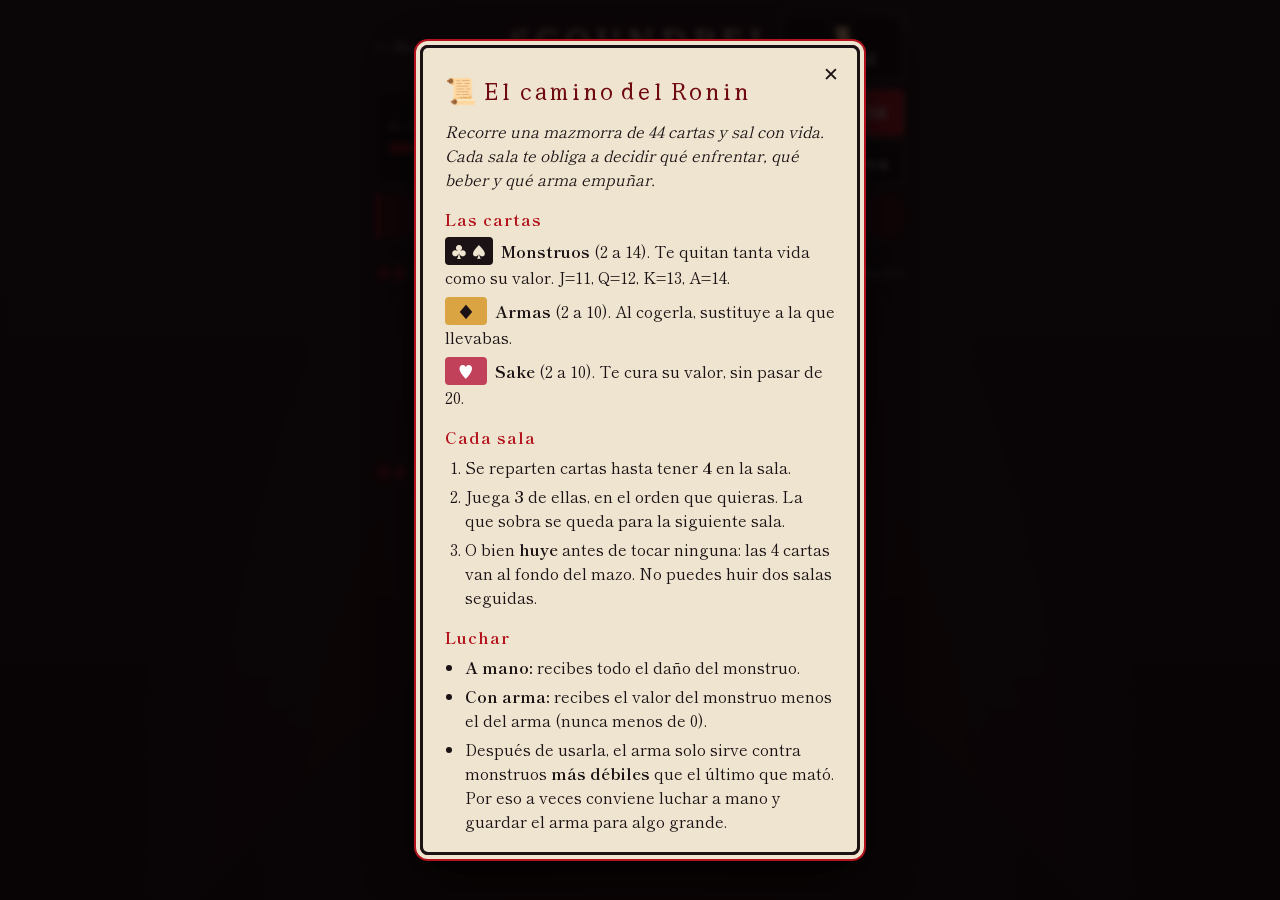
<file: scoundrel/index.html>
<!DOCTYPE html>
<html lang="es">
<head>
    <meta charset="UTF-8">
    <meta name="viewport" content="width=device-width, initial-scale=1.0">
    <title>Scoundrel: Samurai Edition</title>
    <link rel="preconnect" href="https://fonts.googleapis.com">
    <link rel="preconnect" href="https://fonts.gstatic.com" crossorigin>
    <link rel="stylesheet" href="https://fonts.googleapis.com/css2?family=Yuji+Syuku&family=Shippori+Mincho:wght@500;700;800&display=swap">
    <link rel="stylesheet" href="style.css">
</head>
<body>
    <!-- Decorado: sol rojo, montañas y pétalos de sakura -->
    <div class="backdrop" aria-hidden="true">
        <div class="sun"></div>
        <div class="mountains"></div>
        <div id="petals"></div>
    </div>

    <div class="game-container">
        <header class="header">
            <a class="back-link" href="../">← Nexo</a>
            <h1>SCOUNDREL<span class="subtitle">悪党 · Samurai Edition</span></h1>
            <button class="btn btn-ghost" onclick="openManual()">📜 Manual</button>
        </header>

        <section class="hud">
            <div class="hp-box" id="hp-container">
                <div class="hp-top"><span class="hp-label">HONOR</span><span><span id="hp" class="hp-value">20</span><span class="hp-max">/20</span></span></div>
                <div class="hp-bar"><div class="hp-fill" id="hp-fill"></div></div>
            </div>
            <div class="hud-actions">
                <button id="run-btn" class="btn btn-run" onclick="runAway()">🏃 HUIR</button>
                <button class="btn btn-ghost" onclick="askRestart()">↻ Nueva</button>
            </div>
        </section>

        <div id="message-board" class="message-board">La senda del guerrero comienza...</div>

        <main class="battlefield">
            <h2 class="zone-title"><span>部屋</span> SALA <small id="room-info"></small></h2>
            <div class="room" id="room"></div>

            <h2 class="zone-title"><span>装備</span> EQUIPAMIENTO</h2>
            <div class="equipment">
                <div class="deck-area">
                    <div class="deck-pile" id="deck-pile">
                        <span class="deck-icon">⛩️</span>
                        <div class="deck-count-overlay" id="deck-count">44</div>
                    </div>
                    <span class="label">MAZMORRA</span>
                </div>
                <div class="weapon-area">
                    <div id="weapon-slot" class="weapon-slot"><div class="empty-weapon">Desarmado</div></div>
                    <div class="weapon-stack" id="weapon-stack-info">Sin arma equipada</div>
                    <span class="label">ARMA</span>
                </div>
            </div>
        </main>
    </div>

    <!-- Elegir cómo luchar -->
    <div class="overlay" id="fight-modal" hidden>
        <div class="dialog">
            <h3 id="fight-title">¿Cómo luchas?</h3>
            <div class="fight-options">
                <button class="btn btn-big" id="fight-weapon"></button>
                <button class="btn btn-big btn-ghost" id="fight-bare"></button>
            </div>
            <button class="link-btn" onclick="closeFight()">Cancelar</button>
        </div>
    </div>

    <!-- Fin de partida -->
    <div class="overlay" id="end-modal" hidden>
        <div class="dialog end-dialog">
            <div class="end-kanji" id="end-kanji">勝</div>
            <h3 id="end-title"></h3>
            <p id="end-text"></p>
            <div class="end-score"><span>Puntuación</span><b id="end-score">0</b></div>
            <button class="btn btn-big" onclick="restart()">Jugar otra vez</button>
        </div>
    </div>

    <!-- Manual -->
    <div class="overlay" id="manual" hidden>
        <div class="dialog manual">
            <button class="close-x" onclick="closeManual()" aria-label="Cerrar">✕</button>
            <h3>📜 El camino del Ronin</h3>
            <p class="lead">Recorre una mazmorra de 44 cartas y sal con vida. Cada sala te obliga a decidir qué enfrentar, qué beber y qué arma empuñar.</p>

            <h4>Las cartas</h4>
            <div class="legend">
                <div><span class="chip chip-monster">♣ ♠</span><b>Monstruos</b> (2 a 14). Te quitan tanta vida como su valor. J=11, Q=12, K=13, A=14.</div>
                <div><span class="chip chip-weapon">♦</span><b>Armas</b> (2 a 10). Al cogerla, sustituye a la que llevabas.</div>
                <div><span class="chip chip-potion">♥</span><b>Sake</b> (2 a 10). Te cura su valor, sin pasar de 20.</div>
            </div>

            <h4>Cada sala</h4>
            <ol>
                <li>Se reparten cartas hasta tener <b>4</b> en la sala.</li>
                <li>Juega <b>3</b> de ellas, en el orden que quieras. La que sobra se queda para la siguiente sala.</li>
                <li>O bien <b>huye</b> antes de tocar ninguna: las 4 cartas van al fondo del mazo. No puedes huir dos salas seguidas.</li>
            </ol>

            <h4>Luchar</h4>
            <ul>
                <li><b>A mano:</b> recibes todo el daño del monstruo.</li>
                <li><b>Con arma:</b> recibes el valor del monstruo menos el del arma (nunca menos de 0).</li>
                <li>Después de usarla, el arma solo sirve contra monstruos <b>más débiles</b> que el último que mató. Por eso a veces conviene luchar a mano y guardar el arma para algo grande.</li>
            </ul>

            <h4>El sake</h4>
            <ul><li>Solo una botella por sala. Si bebes una segunda, se pierde sin efecto.</li></ul>

            <h4>Final</h4>
            <ul>
                <li><b>Ganas</b> si atraviesas toda la mazmorra. Tu puntuación es tu vida; si acabas con 20 y la última carta fue un sake, se suma su valor.</li>
                <li><b>Pierdes</b> si tu vida llega a 0. Tu puntuación será tu vida menos el valor de los monstruos que quedaban.</li>
            </ul>
            <button class="btn btn-big" onclick="closeManual()">¡A luchar!</button>
        </div>
    </div>

    <script src="game.js"></script>
</body>
</html>
</file>
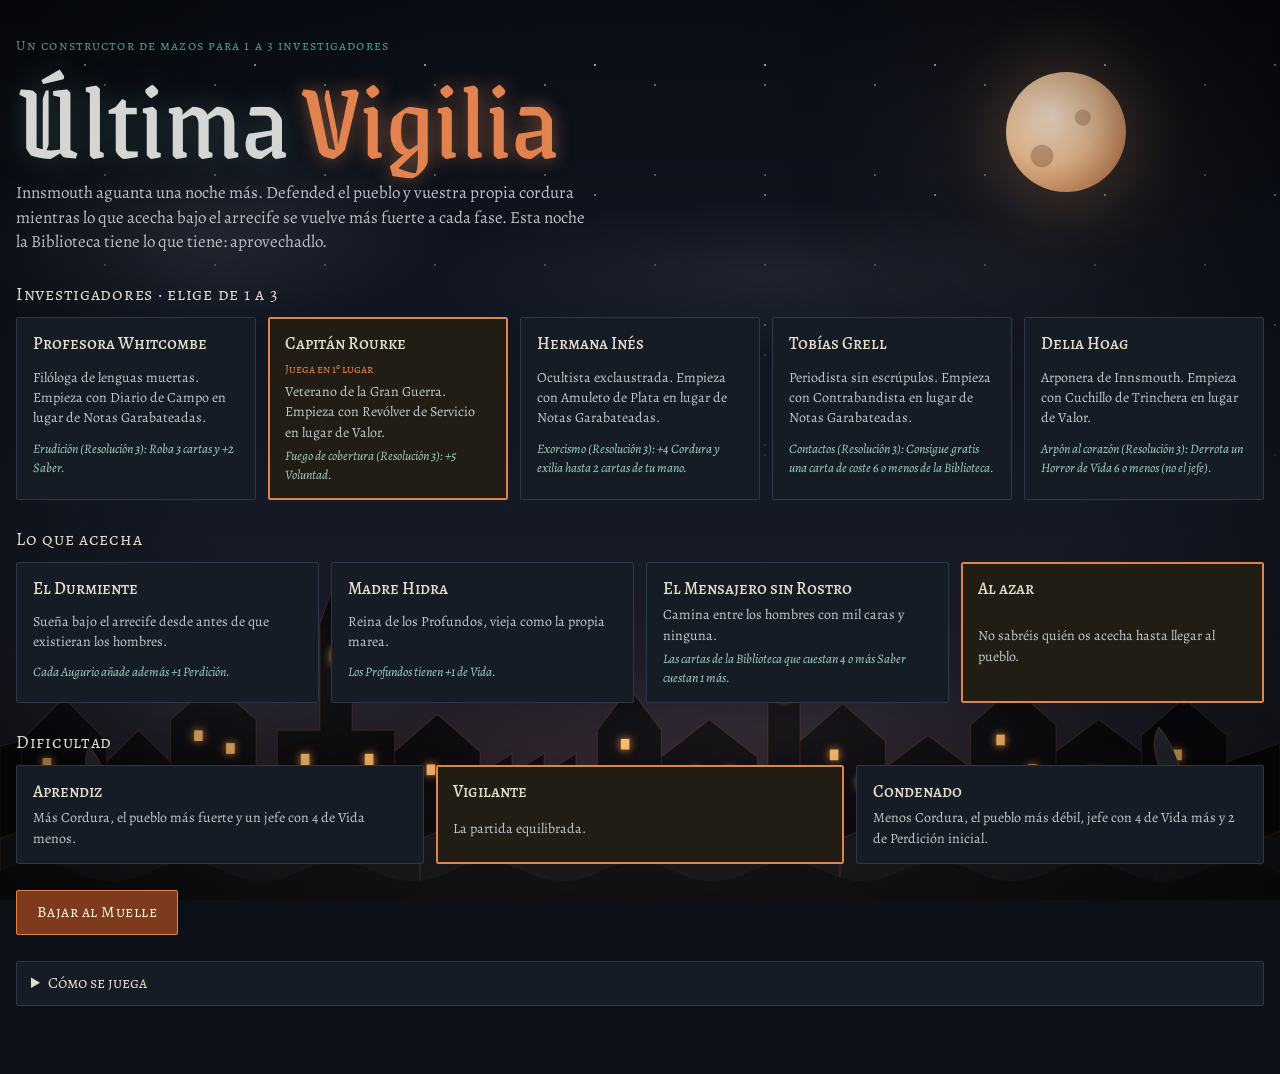
<file: Ultima_Vigilia/index.html>
<!doctype html><html><head><meta charset=utf8><meta name=viewport content="width=device-width,initial-scale=1,viewport-fit=cover"><style>:root{color-scheme:light;box-sizing:border-box;padding-top:env(safe-area-inset-top,0px);padding-bottom:env(safe-area-inset-bottom,0px)}html{scroll-padding-top:env(safe-area-inset-top,0px)}body{margin:0;padding:0;font:14px -apple-system,BlinkMacSystemFont,sans-serif;background:#fff;color:#000}img{max-width:100%}[hidden]:not([hidden=until-found i]){display:none!important}</style></head><body>
<title>Última Vigilia</title>
<meta name="claude:viewport-fit-sides" content="cover">
<link rel="preconnect" href="https://fonts.googleapis.com">
<link rel="preconnect" href="https://fonts.gstatic.com" crossorigin>
<link rel="stylesheet" href="https://fonts.googleapis.com/css2?family=Grenze+Gotisch:wght@500;700&family=Alegreya:ital,wght@0,400;0,600;1,400&family=Alegreya+SC:wght@500;700&display=swap">
<style>
:root{
  /* Layout: un puerto de noche — el Muelle con los horrores arriba, la Biblioteca (mercado) en medio, tu mano abajo como sobre una mesa de trabajo; crónica a un lado */
  --night:#0d1117;
  --slate:#151c25;
  --slate-2:#1c2531;
  --rim:#2c3848;
  --fog:#d3d6d2;
  --muted:#8b95a1;
  --sodium:#e2834f;
  --sodium-deep:#7d3a1c;
  --copper:#4f9a8e;
  --copper-deep:#24504a;
  --blood:#c0503f;
  --paper:#e2dccb;
  --paper-ink:#1f2328;
  --paper-soft:#5b5e5f;
  --t-tomo:#7a4f2a;
  --t-aliado:#2f5a72;
  --t-arma:#6d6d73;
  --t-hechizo:#5d3a6b;
  --t-objeto:#7c6324;
  --t-basica:#4a5560;
  --t-pesadilla:#2b2230;
  --display:'Grenze Gotisch','UnifrakturMaguntia',Georgia,serif;
  --label:'Alegreya SC','Alegreya',Georgia,serif;
  --body:'Alegreya',Georgia,'Times New Roman',serif;
  color-scheme:dark;
}
*{box-sizing:border-box}
body{
  background:var(--night);
  background-image:radial-gradient(ellipse 90% 60% at 80% -10%, rgba(224,166,74,.10) 0%, transparent 60%),
                   radial-gradient(ellipse 120% 60% at 30% 110%, rgba(79,154,142,.12) 0%, transparent 70%);
  background-attachment:fixed;
  color:var(--fog);font-family:var(--body);font-size:16px;line-height:1.45;
}
#app{
  max-width:1320px;margin:0 auto;
  padding-left:max(16px, env(safe-area-inset-left, 0px));
  padding-right:max(16px, env(safe-area-inset-right, 0px));
  padding-block:16px 48px;
}
h1,h2,h3{margin:0;font-weight:400;text-wrap:balance}
p{margin:0}
button{font:inherit;color:inherit}
:focus-visible{outline:2px solid var(--sodium);outline-offset:2px}

.btn{
  font-family:var(--label);font-size:14px;letter-spacing:.03em;
  border:1px solid var(--rim);background:var(--slate-2);color:var(--fog);
  padding:7px 14px;border-radius:2px;cursor:pointer;transition:background .15s,border-color .15s;
}
.btn:hover:not(:disabled){border-color:var(--sodium);background:#232d3a}
.btn:disabled{opacity:.38;cursor:not-allowed}
.btn.primary{background:var(--sodium-deep);border-color:var(--sodium);color:#fff4df}
.btn.primary:hover:not(:disabled){background:#946827}
.btn.sea{background:var(--copper-deep);border-color:var(--copper);color:#e8f6f2}
.btn.sea:hover:not(:disabled){background:#2e6760}
.btn.danger{border-color:var(--blood);color:#f3cbc4}
.btn.big{font-size:16px;padding:10px 20px}

/* ---------- portada ---------- */
.title{display:grid;gap:26px;padding-block:20px}
.hero{display:grid;gap:12px;max-width:64ch}
.hero .eyebrow{font-family:var(--label);color:var(--copper);letter-spacing:.08em;font-size:14px}
.hero h1{font-family:var(--display);font-size:clamp(52px,11vw,112px);line-height:.9;color:var(--fog)}
.hero h1 span{color:var(--sodium)}
.hero p{color:#b9bfc4;font-size:17px}
.pick h2{font-family:var(--label);font-size:18px;color:var(--paper);margin-bottom:10px;letter-spacing:.04em}
.opt-grid{display:grid;grid-template-columns:repeat(auto-fit,minmax(230px,1fr));gap:12px}
.opt{text-align:left;display:grid;gap:4px;padding:14px 16px;cursor:pointer;background:var(--slate);border:1px solid var(--rim);border-radius:2px}
.opt:hover{border-color:var(--sodium)}
.opt[aria-pressed="true"]{border-color:var(--sodium);background:#221d14;box-shadow:inset 0 0 0 1px var(--sodium)}
.opt b{font-family:var(--label);font-weight:500;font-size:17px;color:var(--paper)}
.opt span{font-size:14px;color:#c3c7cb}
.start-row{display:flex;flex-wrap:wrap;gap:12px}

details.rules{border:1px solid var(--rim);border-radius:2px;background:var(--slate)}
details.rules summary{cursor:pointer;padding:10px 14px;font-family:var(--label);font-size:16px;color:var(--paper)}
.rules-body{padding:0 16px 16px;display:grid;gap:10px;max-width:74ch;font-size:15px}
.rules-body h3{font-family:var(--label);font-size:15px;color:var(--sodium);margin-top:6px}
.rules-body ul{margin:0;padding-left:20px;display:grid;gap:4px}

/* ---------- barra superior ---------- */
.top{display:flex;flex-wrap:wrap;align-items:center;justify-content:space-between;gap:12px 24px;padding-bottom:12px;border-bottom:1px solid var(--rim);margin-bottom:14px}
.brand{font-family:var(--display);font-size:34px;line-height:1}
.brand span{color:var(--sodium)}
.stats{display:flex;flex-wrap:wrap;gap:10px 22px;align-items:center}
.stat{display:grid;gap:3px}
.stat .lbl{font-family:var(--label);font-size:11px;letter-spacing:.12em;color:var(--muted)}
.stat .val{font-family:var(--label);font-size:22px;line-height:1;font-variant-numeric:tabular-nums}
.bar{display:flex;gap:2px;align-items:center}
.seg{width:9px;height:14px;background:transparent;border:1px solid var(--copper)}
.seg.on{background:var(--copper)}
.bar.low .seg.on{background:var(--blood);border-color:var(--blood)}
.bar.doom .seg{border-color:#5c2c26}
.bar.doom .seg.on{background:var(--blood);border-color:var(--blood)}
.num{font-family:var(--label);font-size:14px;margin-left:6px;font-variant-numeric:tabular-nums}

/* ---------- mesa ---------- */
.layout{display:grid;grid-template-columns:minmax(0,1fr) 290px;gap:18px;align-items:start}
@media (max-width:980px){.layout{grid-template-columns:minmax(0,1fr)}}
.board{display:grid;gap:14px;min-width:0}
.zone{border:1px solid var(--rim);border-radius:3px;padding:12px 14px;background:rgba(21,28,37,.78);display:grid;gap:10px;min-width:0}
.zone.muelle{background:linear-gradient(180deg,rgba(79,154,142,.12),rgba(21,28,37,.8));border-color:#2f4e52}
.zone.mano{background:linear-gradient(0deg,rgba(224,166,74,.08),rgba(21,28,37,.8));border-color:#4a3e2a}
.zone-head{display:flex;flex-wrap:wrap;align-items:baseline;justify-content:space-between;gap:6px 16px}
.zone-head h2{font-family:var(--display);font-size:28px;line-height:1;color:var(--paper)}
.zone-head .sub{font-size:14px;color:var(--muted);font-style:italic}
.row{display:flex;flex-wrap:wrap;gap:10px}
.empty{color:var(--muted);font-style:italic;font-size:15px;padding:6px 0}
.pool{display:flex;flex-wrap:wrap;gap:14px;align-items:center}
.res{display:flex;align-items:baseline;gap:8px;font-family:var(--label)}
.res b{font-size:30px;line-height:1;font-weight:500;font-variant-numeric:tabular-nums}
.res.saber b{color:var(--sodium)}
.res.vol b{color:#86c9bc}
.res span{font-size:13px;color:var(--muted);letter-spacing:.08em}
.controls{display:flex;flex-wrap:wrap;gap:10px;align-items:center}
.hint{font-style:italic;color:#d9cfb8;font-size:15px}
.played{display:flex;flex-wrap:wrap;gap:6px}
.mini{font-family:var(--label);font-size:12.5px;padding:3px 8px;border-radius:2px;background:var(--slate-2);border-left:3px solid var(--tc);color:#c9cdd1}

/* ---------- cartas ---------- */
.card{
  width:clamp(134px,30vw,152px);display:flex;flex-direction:column;
  background:var(--paper);color:var(--paper-ink);
  background-image:linear-gradient(170deg,rgba(255,255,255,.22),transparent 45%),
                   repeating-linear-gradient(0deg,rgba(0,0,0,.025) 0 1px,transparent 1px 4px);
  border-radius:4px;border:1px solid #8f8a7a;overflow:hidden;
  box-shadow:0 2px 0 rgba(0,0,0,.4),0 8px 16px rgba(0,0,0,.35);
  transition:transform .18s ease,box-shadow .18s ease;
}
.card .head{background:var(--tc);color:#f5f1e6;padding:5px 8px 6px;display:grid;gap:1px}
.card .kind{font-family:var(--label);font-size:10.5px;letter-spacing:.14em;opacity:.85}
.card .name{font-family:var(--label);font-size:15px;line-height:1.1;font-weight:500;min-height:33px;text-wrap:balance}
.card .art{display:grid;place-items:center;margin:7px 8px 4px;height:76px;border-radius:3px;color:#f6eedb;position:relative;overflow:hidden;
  background:radial-gradient(ellipse 70% 85% at var(--hx,50%) 25%,rgba(255,236,200,.34),transparent 70%),linear-gradient(170deg,var(--tc),#14181d 125%);
  box-shadow:inset 0 0 0 1px rgba(0,0,0,.35),inset 0 -14px 22px rgba(0,0,0,.32)}
.card .art::after{content:"";position:absolute;inset:4px;border:1px solid rgba(246,238,219,.2);border-radius:2px;pointer-events:none}
.card .art svg{width:56px;height:56px;filter:drop-shadow(0 1px 1px rgba(0,0,0,.5))}
.card .txt{font-size:13px;line-height:1.3;padding:2px 9px 8px;flex:1}
.card .txt em{color:#8a2f25;font-style:normal;font-weight:600}
.card .foot{display:flex;justify-content:space-between;align-items:center;padding:5px 8px 7px;border-top:1px dashed rgba(31,35,40,.22)}
.cost{font-family:var(--label);font-size:15px;min-width:28px;height:28px;padding:0 6px;border-radius:14px;display:grid;place-items:center;background:var(--paper-ink);color:var(--sodium);font-variant-numeric:tabular-nums}
.vp{font-family:var(--label);font-size:13px;color:var(--paper-soft)}
.card .acts{display:grid;gap:5px;padding:0 7px 8px}
.card .btn{font-size:13px;padding:5px 6px;width:100%;background:#f3eedf;border-color:#a59f8b;color:var(--paper-ink)}
.card .btn:hover:not(:disabled){background:#fffaf0;border-color:var(--paper-ink)}
.card .btn.primary{background:var(--sodium-deep);border-color:#5a3e14;color:#fff4df}
.card .btn.primary:hover:not(:disabled){background:#946827}
.card.playable{cursor:pointer}
.card.playable:hover{transform:translateY(-3px);transition:transform .12s}
@media (prefers-reduced-motion:reduce){.card.playable:hover{transform:none}}
.card.pesadilla{background:#2a2430;color:#cfc4d6;border-color:#4b3d55;background-image:radial-gradient(ellipse at 50% 40%,rgba(160,110,190,.18),transparent 70%)}
.card.pesadilla .foot{border-top-color:rgba(207,196,214,.2)}
.card.pesadilla .vp{color:#cfc4d6}
.card.pesadilla .art{color:#ead6f5;background:radial-gradient(circle at 50% 50%,rgba(190,140,230,.38),transparent 70%),#1b1520}

/* horrores */
.horror{
  width:clamp(150px,30vw,176px);display:flex;flex-direction:column;
  background:#101a1c;color:#d3e0dc;border:1px solid #31514f;border-radius:4px;overflow:hidden;
  background-image:radial-gradient(ellipse at 50% 20%,rgba(79,154,142,.22),transparent 65%),
                   radial-gradient(ellipse at 50% 120%,rgba(192,80,63,.22),transparent 70%);
  box-shadow:0 8px 18px rgba(0,0,0,.45);position:relative;transition:transform .18s ease;
}
.horror.boss{width:clamp(220px,60vw,300px);border-color:var(--blood)}
.horror .h-top{display:flex;justify-content:space-between;align-items:center;padding:7px 9px 0}
.vida{font-family:var(--label);font-size:17px;min-width:32px;height:32px;display:grid;place-items:center;background:#3a1712;color:#f6cfc6;border:1px solid var(--blood);clip-path:polygon(50% 0,100% 25%,100% 75%,50% 100%,0 75%,0 25%);font-variant-numeric:tabular-nums}
.vida.down{background:#1d3b36;border-color:var(--copper);color:#d8f1ea}
.clock{display:flex;gap:3px;align-items:center}
.tick{width:10px;height:10px;border-radius:50%;border:1px solid var(--sodium)}
.tick.on{background:var(--sodium)}
.clock.now .tick.on{background:var(--blood);border-color:var(--blood)}
.horror .h-name{font-family:var(--display);font-size:24px;line-height:1;padding:6px 9px 0;color:#e6efe9}
.horror .art{display:grid;place-items:center;color:#c4ece0;margin:6px 9px 4px;height:86px;border-radius:3px;
  background:radial-gradient(ellipse at 50% 62%,rgba(127,195,180,.3),transparent 70%),linear-gradient(180deg,#0a1214,#1a2a2a);box-shadow:inset 0 0 0 1px rgba(127,195,180,.22)}
.horror .art svg{width:66px;height:66px;filter:drop-shadow(0 0 5px rgba(127,195,180,.5))}
.horror.boss .art{height:116px;color:#f4cbc0;background:radial-gradient(ellipse at 50% 58%,rgba(192,80,63,.42),transparent 70%),linear-gradient(180deg,#0a1214,#2a1512)}
.horror.boss .art svg{width:96px;height:96px;filter:drop-shadow(0 0 6px rgba(192,80,63,.6))}
.horror .h-txt{font-size:13px;line-height:1.3;padding:0 9px 6px;display:grid;gap:3px;flex:1}
.horror .h-txt b{font-family:var(--label);font-weight:500;color:#f0b9ad}
.horror .h-txt i{color:#9fd3c6;font-style:normal}
.horror .acts{padding:0 8px 9px;display:grid;gap:5px}
.horror .btn{width:100%;font-size:13px;padding:6px;background:#1d2b2d;border-color:#3d6461}
.horror .btn.primary{background:#6b2a22;border-color:var(--blood)}
.wound{height:8px;background:#2a1a17;border:1px solid #5c2c26;margin:0 9px 6px;border-radius:4px;overflow:hidden}
.wound span{display:block;height:100%;background:var(--blood)}
.horror.targetable{box-shadow:0 0 0 2px var(--sodium),0 8px 18px rgba(0,0,0,.45)}

.market-wrap{display:grid;gap:10px}
.piles{display:flex;flex-wrap:wrap;gap:10px;align-items:stretch}

/* ---------- lateral ---------- */
.side{display:grid;gap:12px;min-width:0}
.panel{border:1px solid var(--rim);border-radius:3px;padding:12px 14px;background:rgba(21,28,37,.78);display:grid;gap:8px;min-width:0}
.panel h3{font-family:var(--label);font-size:16px;color:var(--paper)}
.kv{display:flex;justify-content:space-between;gap:10px;font-size:14.5px}
.kv span:last-child{font-family:var(--label);font-variant-numeric:tabular-nums}
.deck-list{display:grid;gap:2px;font-size:14px;max-height:220px;overflow-y:auto}
.deck-list div{display:flex;justify-content:space-between;gap:8px;border-left:3px solid var(--tc);padding-left:6px}
.log{list-style:none;margin:0;padding:0;display:grid;gap:3px;max-height:320px;overflow-y:auto;font-size:13.5px}
.log li{padding:2px 0;border-bottom:1px solid rgba(44,56,72,.6)}
.log li.turn{font-family:var(--label);color:var(--sodium);border-bottom:none;padding-top:6px}
.log li.bad{color:#eaa79c}
.log li.good{color:#a9dacd}
.confirm{display:flex;flex-wrap:wrap;gap:8px;align-items:center;font-size:14px}

.overlay{position:fixed;inset:0;background:rgba(6,9,12,.84);display:grid;place-items:center;z-index:20;
  padding:max(16px, env(safe-area-inset-top, 0px)) max(16px, env(safe-area-inset-right, 0px)) max(16px, env(safe-area-inset-bottom, 0px)) max(16px, env(safe-area-inset-left, 0px))}
.end{width:min(520px,100%);max-height:100%;overflow-y:auto;background:var(--paper);color:var(--paper-ink);border-radius:4px;padding:24px;display:grid;gap:14px;box-shadow:0 20px 60px rgba(0,0,0,.6)}
.end.lost{background:#101a1c;color:#d3e0dc;border:1px solid var(--blood)}
.end h2{font-family:var(--display);font-size:46px;line-height:1}
.end .verdict{font-style:italic;font-size:18px}
.end table{width:100%;border-collapse:collapse;font-size:15px}
.end td{padding:4px 0;border-bottom:1px dashed rgba(31,35,40,.22)}
.end td:last-child{text-align:right;font-family:var(--label);font-variant-numeric:tabular-nums}
.end tr.total td{border-bottom:none;font-size:19px;padding-top:8px}
.end .btn{justify-self:start}

/* ---------- ampliación: jefes e investigadores ---------- */
.opt .num-badge{font-family:var(--label);font-size:12px;color:var(--sodium)}
.opt .pw{font-size:13px;color:#9fd3c6;font-style:italic}
.invs{display:flex;flex-wrap:wrap;gap:10px;margin-bottom:14px}
.inv-chip{display:grid;gap:4px;padding:8px 12px;border:1px solid var(--rim);border-radius:2px;background:var(--slate);min-width:0;flex:1 1 200px}
.inv-chip.on{border-color:var(--sodium);background:#221d14;box-shadow:inset 0 0 0 1px var(--sodium)}
.inv-chip b{font-family:var(--label);font-weight:500;font-size:15px;color:var(--paper)}
.inv-chip small{font-size:12.5px;color:var(--muted)}
.meter{display:flex;gap:3px;align-items:center}
.meter i{width:14px;height:6px;border:1px solid var(--copper);display:block}
.meter i.on{background:var(--copper)}
.meter.full i{background:var(--sodium);border-color:var(--sodium)}
.nemesis{display:grid;grid-template-columns:minmax(0,1fr) minmax(0,1fr);gap:10px 18px;padding:10px 12px;border:1px solid #5c2c26;border-radius:2px;background:rgba(58,23,18,.28)}
@media (max-width:640px){.nemesis{grid-template-columns:minmax(0,1fr)}}
.nemesis h3{font-family:var(--display);font-size:26px;line-height:1;color:#f0c4b9}
.nemesis p{font-size:14px}
.nemesis .lbl{font-family:var(--label);font-size:11px;letter-spacing:.12em;color:var(--muted)}
.nemesis .aug b{font-family:var(--label);font-weight:500;color:var(--sodium)}
.power{display:flex;flex-wrap:wrap;gap:8px 14px;align-items:center;padding:8px 10px;border:1px dashed #3d6461;border-radius:2px}
.power .pw-txt{font-size:14px;color:#cfe6df;flex:1 1 220px;min-width:0}
.power .pw-txt b{font-family:var(--label);font-weight:500;color:#9fd3c6}

/* ---------- ambiente: el pueblo en vela (las ventanas se apagan con el Pueblo, el cielo se tiñe con cada fase y los tentáculos suben con la Perdición) ---------- */
.sky{position:fixed;inset:0;z-index:-1;overflow:hidden;pointer-events:none;background:linear-gradient(180deg,#0a0e16 0%,#131925 55%,#231f29 100%)}
.sky::before{content:"";position:absolute;inset:0;opacity:0;transition:opacity 3s;background:linear-gradient(180deg,#120a10 0%,#2c1418 50%,#5c2419 100%)}
.sky::after{content:"";position:absolute;inset:0;opacity:0;transition:opacity 3s;background:linear-gradient(180deg,#0e0c16 0%,#20172a 55%,#3c2228 100%)}
[data-phase="2"] .sky::after{opacity:1}
[data-phase="3"] .sky::before{opacity:1}
.sky>*{position:absolute;z-index:1}
.stars{inset:0 0 40% 0;background-image:radial-gradient(circle,rgba(255,240,220,.7) 0 1px,transparent 1.5px),radial-gradient(circle,rgba(255,240,220,.45) 0 1px,transparent 1.5px);
  background-size:170px 130px,110px 90px;background-position:0 0,50px 40px;-webkit-mask:linear-gradient(#000,transparent);mask:linear-gradient(#000,transparent);animation:twinkle 5s ease-in-out infinite alternate}
@keyframes twinkle{to{opacity:.45}}
.moon{top:8vh;right:12vw;width:clamp(60px,11vw,120px);aspect-ratio:1;border-radius:50%;
  background:radial-gradient(circle at 30% 70%,rgba(120,70,40,.35) 0 9%,transparent 10%),radial-gradient(circle at 64% 38%,rgba(120,70,40,.3) 0 7%,transparent 8%),radial-gradient(circle at 38% 36%,#fff1dc,#f0c79a 45%,#c98a5a 78%,#8a5534);
  box-shadow:0 0 60px 18px rgba(240,170,110,.18),0 0 200px 70px rgba(226,131,79,.10);animation:moon 9s ease-in-out infinite alternate}
.moon::after{content:"";position:absolute;inset:0;border-radius:50%;background:radial-gradient(circle at 60% 60%,#d0402c,#4a0e08);mix-blend-mode:multiply;opacity:calc((var(--doom,0) - .25) * 1.2);transition:opacity 1.5s}
@media (max-width:640px){.moon{top:24vh;width:56px;opacity:.75}}
@keyframes moon{to{transform:translateY(10px);box-shadow:0 0 80px 26px rgba(240,170,110,.24),0 0 240px 90px rgba(226,131,79,.14)}}
.fog{left:0;width:200%;height:40vh;
  background:radial-gradient(ellipse 14% 38% at 8% 50%,rgba(175,180,195,.12),transparent 70%),radial-gradient(ellipse 20% 30% at 30% 62%,rgba(175,180,195,.09),transparent 70%),
             radial-gradient(ellipse 14% 38% at 58% 50%,rgba(175,180,195,.12),transparent 70%),radial-gradient(ellipse 20% 30% at 80% 62%,rgba(175,180,195,.09),transparent 70%);
  animation:fog 80s linear infinite}
.fog.f1{top:6vh}
.fog.f2{bottom:4vh;animation-duration:120s;animation-direction:reverse;opacity:calc(.6 + var(--doom,0)*.6)}
@keyframes fog{to{transform:translateX(-50%)}}
.blaze{left:-10%;right:-10%;bottom:6vh;height:42vh;background:radial-gradient(ellipse 60% 70% at 50% 100%,rgba(255,120,50,.55),rgba(192,60,30,.25) 45%,transparent 75%);
  opacity:calc(.12 + (1 - var(--town,1)) * .9);transition:opacity 2s;animation:blaze 1.6s ease-in-out infinite alternate}
@keyframes blaze{to{transform:scaleY(1.08) translateY(-4px);filter:brightness(1.2)}}
.town{left:0;right:0;bottom:7vh;width:100%;height:30vh}
.town .w{fill:#ffc070;filter:drop-shadow(0 0 4px #ff9a40);transition:fill 1.2s,filter 1.2s;animation:candle 3s ease-in-out infinite}
.town .w:nth-child(2n){animation-duration:4.3s;animation-delay:-1s}.town .w:nth-child(3n){animation-duration:2.4s;animation-delay:-2s}
.town .w.off{fill:#14161c;filter:none;animation:none}
@keyframes candle{50%{fill:#ffdc9a;opacity:.8}}
.embers{inset:0;opacity:calc(.25 + (1 - var(--town,1)) * .75);transition:opacity 2s}
.ember{position:absolute;bottom:-10px;border-radius:50%;background:#ffb060;box-shadow:0 0 8px 2px rgba(255,120,40,.8);animation:ember var(--d) linear infinite;animation-delay:var(--dl)}
@keyframes ember{0%{transform:translate(0,0);opacity:0}10%{opacity:1}60%{transform:translate(30px,-50vh);opacity:.8}100%{transform:translate(-10px,-90vh) scale(.3);opacity:0}}
.tent{bottom:0;width:var(--w);height:var(--h);transform:translateY(calc((1 - var(--doom,0)) * 82% + 6%));transition:transform 2.5s cubic-bezier(.3,.7,.3,1)}
.tent svg{width:100%;height:100%;transform-origin:50% 100%;animation:writhe var(--s,7s) ease-in-out infinite alternate;overflow:visible}
.tent.t1{left:4vw;--w:clamp(40px,6vw,80px);--h:48vh;--s:6s}
.tent.t2{left:38vw;--w:clamp(28px,4vw,54px);--h:32vh;--s:8s}
.tent.t3{right:6vw;--w:clamp(44px,7vw,90px);--h:54vh;--s:9s}
.tent.t2 svg{animation-direction:alternate-reverse}
@keyframes writhe{0%{transform:rotate(-7deg) skewX(4deg)}50%{transform:rotate(3deg) skewX(-3deg)}100%{transform:rotate(8deg) skewX(2deg)}}
.wave{left:0;right:0;background-repeat:repeat-x;background-size:var(--ww) 100%;animation:wave var(--wd) linear infinite}
@keyframes wave{to{background-position-x:calc(-1 * var(--ww))}}
.wave.w1{bottom:2vh;height:80px;--ww:420px;--wd:20s;opacity:.85;background-image:url("data:image/svg+xml,%3Csvg xmlns='http://www.w3.org/2000/svg' viewBox='0 0 100 30' preserveAspectRatio='none'%3E%3Cpath d='M0 14Q12.5 4 25 14T50 14T75 14T100 14V30H0Z' fill='%23111d22' stroke='%23e2834f' stroke-opacity='.22' stroke-width='.4'/%3E%3C/svg%3E")}
.wave.w2{bottom:-10px;height:64px;--ww:300px;--wd:12s;animation-direction:reverse;background-image:url("data:image/svg+xml,%3Csvg xmlns='http://www.w3.org/2000/svg' viewBox='0 0 100 30' preserveAspectRatio='none'%3E%3Cpath d='M0 12Q12.5 3 25 12T50 12T75 12T100 12V30H0Z' fill='%230a1216'/%3E%3C/svg%3E")}
.doomtint{inset:0;background:radial-gradient(ellipse 120% 70% at 50% 115%,rgba(192,60,45,.42),transparent 65%);opacity:var(--doom,0);transition:opacity 1.5s}
.vignette{inset:0;background:radial-gradient(ellipse at 50% 45%,transparent 50%,rgba(0,0,0,.65))}
.mad .sky{animation:madsky 4s ease-in-out infinite}
.mad .vignette{animation:madvig 1.8s ease-in-out infinite}
@keyframes madsky{50%{filter:hue-rotate(-25deg) saturate(1.6)}}
@keyframes madvig{50%{background:radial-gradient(ellipse at 50% 45%,transparent 35%,rgba(110,20,15,.7))}}
.mad .zone-head h2{animation:madtxt 3s ease-in-out infinite}
@keyframes madtxt{25%{transform:skewX(-6deg);text-shadow:2px 0 rgba(192,80,63,.7),-2px 0 rgba(79,154,142,.7)}50%{transform:none;text-shadow:none}}
.fx-flash.fire{background:radial-gradient(ellipse 120% 80% at 50% 110%,rgba(255,120,40,.55),transparent 70%)}
.fx-banner.phase{border-color:var(--sodium)}
.fx-banner.phase h2{color:#ffd2b0;text-shadow:0 0 34px rgba(226,131,79,.9)}

/* ---------- vida en la mesa ---------- */
.hero>*{animation:heroIn 1s cubic-bezier(.2,.8,.2,1) backwards}
.hero>*:nth-child(2){animation-delay:.15s}.hero>*:nth-child(3){animation-delay:.35s}
@keyframes heroIn{from{opacity:0;transform:translateY(18px);filter:blur(6px)}}
.hero h1{text-shadow:0 0 30px rgba(127,195,180,.25)}
.hero h1 span,.brand span{animation:sodium 6s linear infinite;text-shadow:0 0 18px rgba(226,131,79,.55)}
@keyframes sodium{0%,88%,92%,100%{opacity:1}89%{opacity:.45}90%{opacity:.9}91%{opacity:.6}}
.opt{transition:transform .18s,border-color .18s,box-shadow .18s}
.opt:hover{transform:translateY(-3px);box-shadow:0 10px 24px rgba(0,0,0,.4)}
.opt[aria-pressed="true"]{animation:chosen 2.6s ease-in-out infinite}
@keyframes chosen{50%{box-shadow:inset 0 0 0 1px var(--sodium),0 0 22px rgba(226,131,79,.28)}}
.btn{transition:background .15s,border-color .15s,transform .12s,box-shadow .2s}
.btn:active:not(:disabled){transform:scale(.96)}
.btn.primary.big:not(:disabled){animation:callout 2.4s ease-in-out infinite}
@keyframes callout{50%{box-shadow:0 0 0 3px rgba(226,131,79,.18),0 0 26px rgba(226,131,79,.35)}}
.zone{backdrop-filter:blur(2px);-webkit-backdrop-filter:blur(2px)}
.zone-head h2{text-shadow:0 2px 12px rgba(0,0,0,.6)}
.card:hover{transform:translateY(-6px) rotate(-.8deg);box-shadow:0 2px 0 rgba(0,0,0,.4),0 18px 30px rgba(0,0,0,.5),0 0 0 1px rgba(226,131,79,.55),0 0 24px rgba(226,131,79,.22)}
.card .art::before{content:"";position:absolute;inset:0;background:linear-gradient(105deg,transparent 35%,rgba(255,245,220,.35) 50%,transparent 65%);transform:translateX(-120%);transition:transform .6s}
.card:hover .art::before{transform:translateX(120%)}
.card .art svg{animation:bob 5s ease-in-out infinite;animation-delay:calc(var(--clk,0s) + var(--off,0s))}
@keyframes bob{50%{transform:translateY(-3px) rotate(2deg)}}
.horror:hover{transform:translateY(-4px)}
.horror .art svg{animation:lurk 4.5s ease-in-out infinite;animation-delay:calc(var(--clk,0s) + var(--off,0s))}
@keyframes lurk{0%,100%{transform:scale(1) rotate(-4deg)}50%{transform:scale(1.08) rotate(4deg);filter:drop-shadow(0 0 10px rgba(127,195,180,.8))}}
.horror .art{position:relative;overflow:hidden}
.horror .art::after{content:"";position:absolute;inset:0;background:radial-gradient(circle at 50% 120%,rgba(127,195,180,.25),transparent 60%);animation:murk 3s ease-in-out infinite alternate}
@keyframes murk{to{opacity:.3;transform:translateY(-6px)}}
.horror.boss .art svg{animation-duration:3s}
.horror.boss{animation:bossAura 3.5s ease-in-out infinite;animation-delay:var(--clk,0s)}
@keyframes bossAura{50%{box-shadow:0 0 0 1px var(--blood),0 0 40px rgba(192,80,63,.55),0 8px 18px rgba(0,0,0,.45)}}
.horror.warn::after{content:"";position:absolute;inset:-1px;border-radius:4px;pointer-events:none;border:2px solid var(--blood);animation:warn 1.1s ease-in-out infinite;animation-delay:var(--clk,0s)}
@keyframes warn{50%{opacity:.15;box-shadow:0 0 26px 4px rgba(192,80,63,.6)}}
.clock.now .tick.on{animation:tick .55s ease-in-out infinite alternate}
@keyframes tick{to{transform:scale(1.35);box-shadow:0 0 8px var(--blood)}}
.wound span{transition:width .8s cubic-bezier(.2,.8,.2,1);background:linear-gradient(90deg,#7a1f15,var(--blood),#f08070);background-size:200% 100%;animation:ichor 2s linear infinite}
@keyframes ichor{to{background-position:-200% 0}}
.seg{transition:background .4s,border-color .4s}
.bar.low .seg.on{animation:tick .7s ease-in-out infinite alternate}
.res b{display:inline-block;transition:transform .2s}
.meter.full i{animation:tick .8s ease-in-out infinite alternate}
.power:has(.btn:not(:disabled)){border-color:var(--copper);box-shadow:0 0 18px rgba(79,154,142,.25)}
.horror.targetable{animation:target 1s ease-in-out infinite}
@keyframes target{50%{box-shadow:0 0 0 3px var(--sodium),0 0 26px rgba(226,131,79,.5)}}
.overlay{animation:fadeIn .6s ease backwards}
@keyframes fadeIn{from{opacity:0}}
.end{animation:endIn .9s cubic-bezier(.2,.8,.2,1) backwards .15s}
@keyframes endIn{from{opacity:0;transform:translateY(40px) scale(.92);filter:blur(8px)}}
.end h2{animation:endGlow 2.5s ease-in-out infinite alternate}
@keyframes endGlow{to{text-shadow:0 0 24px rgba(226,131,79,.6)}}
.end.lost{box-shadow:0 0 90px rgba(192,80,63,.35),0 20px 60px rgba(0,0,0,.6)}
.end.lost h2{color:#f0b9ad;animation-name:endBlood}
@keyframes endBlood{to{text-shadow:0 0 28px rgba(192,80,63,.9);letter-spacing:.03em}}
.end tr{animation:heroIn .5s ease backwards}
.end tr:nth-child(2){animation-delay:.5s}.end tr:nth-child(3){animation-delay:.65s}.end tr:nth-child(4){animation-delay:.8s}.end tr:nth-child(5){animation-delay:.95s}.end tr:nth-child(6){animation-delay:1.1s}.end tr:nth-child(n+7){animation-delay:1.25s}
.end tr:first-child{animation-delay:.35s}

/* ---------- efectos de jugada ---------- */
#fx{position:fixed;inset:0;pointer-events:none;z-index:15;overflow:hidden}
.fx-p{position:absolute;border-radius:50%}
.fx-t{position:absolute;font-family:var(--label);font-size:21px;font-weight:700;white-space:nowrap;text-shadow:0 2px 6px #000,0 0 14px currentColor}
.fx-banner{position:fixed;left:0;right:0;top:36%;z-index:16;pointer-events:none;text-align:center;padding:18px 16px 20px;
  background:linear-gradient(90deg,transparent,rgba(6,9,12,.86) 18%,rgba(6,9,12,.86) 82%,transparent);border-block:1px solid rgba(226,131,79,.25)}
.fx-banner h2{font-family:var(--display);font-size:clamp(38px,8vw,78px);line-height:1;color:var(--paper);text-shadow:0 0 26px rgba(226,131,79,.5)}
.fx-banner p{font-family:var(--label);font-size:clamp(14px,3.6vw,19px);color:#c9cdd1;letter-spacing:.05em;margin-top:6px}
.fx-banner.doom{border-color:rgba(192,80,63,.5)}
.fx-banner.doom h2{color:#f0b9ad;text-shadow:0 0 30px rgba(192,80,63,.85)}
.fx-banner.boss{border-color:var(--blood)}
.fx-banner.boss h2{font-size:clamp(46px,11vw,110px);color:#f6d1c8;text-shadow:0 0 40px rgba(192,80,63,.95),0 0 4px #000}
.fx-banner.turn h2{font-size:clamp(30px,6vw,54px)}
.fx-flash{position:fixed;inset:0;pointer-events:none;z-index:14}
.fx-flash.hurt{background:radial-gradient(ellipse at center,transparent 35%,rgba(192,60,45,.6))}
.fx-flash.doom{background:radial-gradient(ellipse 120% 80% at 50% 110%,rgba(150,30,25,.55),transparent 70%)}
.fx-flash.heal{background:radial-gradient(ellipse at center,transparent 45%,rgba(79,154,142,.4))}
#app .fx-deal{animation:fxDeal .55s cubic-bezier(.2,.8,.2,1) backwards;animation-delay:calc(var(--i,0) * 70ms)}
@keyframes fxDeal{from{opacity:0;transform:translateY(34px) rotate(-7deg) scale(.86)}}
#app .fx-flip{animation:fxFlip .65s ease-out backwards;animation-delay:calc(var(--i,0) * 90ms)}
@keyframes fxFlip{from{opacity:0;transform:perspective(700px) rotateY(100deg) scale(.9);filter:brightness(2.2)}60%{opacity:1}}
#app .fx-emerge{animation:fxEmerge 1s cubic-bezier(.2,.8,.2,1) backwards;animation-delay:calc(var(--i,0) * 130ms)}
@keyframes fxEmerge{0%{opacity:0;transform:translateY(60px) scaleY(.55) skewX(10deg);filter:blur(8px) hue-rotate(70deg)}60%{opacity:1;transform:translateY(-8px) scaleY(1.06);filter:blur(0)}}
@media (prefers-reduced-motion:reduce){.sky *,.card,.horror,.card *,.horror *,.hero>*,.opt,.btn,.end,.end *,.overlay{animation:none!important;transition:none!important}}
</style>

<div class="sky" aria-hidden="true">
  <svg width="0" height="0" style="position:absolute"><defs>
    <linearGradient id="tentg" x1="0" y1="0" x2="0" y2="1"><stop offset="0" stop-color="#2a2e3a"/><stop offset="1" stop-color="#08090d"/></linearGradient>
    <symbol id="tentacle" viewBox="0 0 60 300"><path d="M16 300C12 232 2 190 12 142C20 102 40 84 34 44C32 26 22 16 30 3C42 16 48 34 46 56C43 94 31 114 31 152C31 202 44 242 46 300Z" fill="url(#tentg)" stroke="#e2834f" stroke-opacity=".22"/>
      <g fill="#4a3a3a" opacity=".8"><ellipse cx="26" cy="262" rx="4" ry="3"/><ellipse cx="22" cy="226" rx="3.6" ry="2.8"/><ellipse cx="19" cy="190" rx="3.2" ry="2.5"/><ellipse cx="22" cy="156" rx="2.8" ry="2.2"/><ellipse cx="29" cy="124" rx="2.4" ry="2"/><ellipse cx="36" cy="94" rx="2" ry="1.6"/><ellipse cx="39" cy="66" rx="1.6" ry="1.3"/></g></symbol>
  </defs></svg>
  <div class="stars"></div>
  <div class="moon"></div>
  <div class="fog f1"></div>
  <div class="blaze"></div>
  <svg class="town" viewBox="0 0 1200 260" preserveAspectRatio="xMidYMax slice">
    <path fill="#07090d" stroke="#e2834f" stroke-opacity=".15" d="M0 260V175L20 170V260ZM20 260V170L60 130L100 170V260ZM100 260V190L130 160L160 190V260ZM160 260V150L200 115L240 150V260ZM260 260V160H300V60L315 18L330 60V160H370V260ZM370 260V180L410 145L450 180V260ZM450 260V200L480 182V200L510 182V200L540 182V200L560 200V260ZM560 260V160L590 120L620 160V260ZM620 260V185L665 150L710 185V260ZM720 260V110L735 88L750 110V260ZM750 260V170L790 135L830 170V260ZM830 260V195L870 165L910 195V260ZM910 260V155L950 120L990 155V260ZM990 260V180L1030 150L1070 180V260ZM1070 260V165L1110 130L1150 165V260ZM1150 260V190L1200 172V260ZM240 260V200H260V260ZM710 260V200H720V260Z"/>
    <g>
      <rect class="w" x="40" y="186" width="8" height="10"/><rect class="w" x="70" y="200" width="8" height="10"/><rect class="w" x="122" y="200" width="8" height="10"/>
      <rect class="w" x="182" y="160" width="8" height="10"/><rect class="w" x="212" y="172" width="8" height="10"/><rect class="w" x="200" y="205" width="8" height="10"/>
      <rect class="w" x="311" y="84" width="8" height="14"/><rect class="w" x="282" y="182" width="8" height="12"/><rect class="w" x="342" y="182" width="8" height="12"/>
      <rect class="w" x="400" y="192" width="8" height="10"/><rect class="w" x="478" y="216" width="8" height="10"/><rect class="w" x="520" y="216" width="8" height="10"/>
      <rect class="w" x="582" y="168" width="8" height="10"/><rect class="w" x="598" y="204" width="8" height="10"/><rect class="w" x="648" y="196" width="8" height="10"/>
      <rect class="w" x="680" y="196" width="8" height="10"/><rect class="w" x="731" y="122" width="8" height="10"/><rect class="w" x="778" y="178" width="8" height="10"/>
      <rect class="w" x="804" y="204" width="8" height="10"/><rect class="w" x="862" y="208" width="8" height="10"/><rect class="w" x="934" y="164" width="8" height="10"/>
      <rect class="w" x="964" y="192" width="8" height="10"/><rect class="w" x="1022" y="196" width="8" height="10"/><rect class="w" x="1100" y="178" width="8" height="10"/>
      <rect class="w" x="1126" y="204" width="8" height="10"/>
    </g>
  </svg>
  <div class="embers"></div>
  <div class="tent t1"><svg viewBox="0 0 60 300" preserveAspectRatio="none"><use href="#tentacle"/></svg></div>
  <div class="tent t2"><svg viewBox="0 0 60 300" preserveAspectRatio="none"><use href="#tentacle"/></svg></div>
  <div class="tent t3"><svg viewBox="0 0 60 300" preserveAspectRatio="none"><use href="#tentacle"/></svg></div>
  <div class="wave w1"></div>
  <div class="fog f2"></div>
  <div class="wave w2"></div>
  <div class="doomtint"></div>
  <div class="vignette"></div>
</div>
<div id="app"></div>

<script>
'use strict';
const MAXP = 10, HAND = 5, AUG_EVERY = 3, PILE = 5;
const TYPES = {tomo:'Tomo',aliado:'Aliado',arma:'Arma',hechizo:'Hechizo',objeto:'Objeto',basica:'Básica',pesadilla:'Pesadilla'};

const DIFF = {
  aprendiz:{n:'Aprendiz', x:'Más Cordura, el pueblo más fuerte y un jefe con 4 de Vida menos.', cord:14, town:24, bossMod:-4, perd:0},
  vigilante:{n:'Vigilante', x:'La partida equilibrada.', cord:12, town:20, bossMod:0, perd:0},
  condenado:{n:'Condenado', x:'Menos Cordura, el pueblo más débil, jefe con 4 de Vida más y 2 de Perdición inicial.', cord:10, town:17, bossMod:4, perd:2}
};

// ---------- investigadores ----------
// swap: cambia una carta del mazo inicial; need: Resolución necesaria para su poder
const INVS = {
  whitcombe:{n:'Profesora Whitcombe',r:'Filóloga de lenguas muertas',swap:['nota','diario'],need:3,
    pn:'Erudición',pw:'Roba 3 cartas y +2 Saber.',power:()=>{draw(3);sab(2);return 'robas 3, +2 Saber';}},
  rourke:{n:'Capitán Rourke',r:'Veterano de la Gran Guerra',swap:['valor','revolver'],need:3,
    pn:'Fuego de cobertura',pw:'+5 Voluntad.',power:()=>{vol(5);return '+5 Voluntad';}},
  ines:{n:'Hermana Inés',r:'Ocultista exclaustrada',swap:['nota','amuleto'],need:3,
    pn:'Exorcismo',pw:'+4 Cordura y exilia hasta 2 cartas de tu mano.',power:()=>{cord(4);askExile(2);return '+4 Cordura';}},
  grell:{n:'Tobías Grell',r:'Periodista sin escrúpulos',swap:['nota','contrabandista'],need:3,
    pn:'Contactos',pw:'Consigue gratis una carta de coste 6 o menos de la Biblioteca.',can:()=>G.piles.some(q=>q.left>0&&C(q.id).c<=6),power:()=>{G.pending={kind:'free'};return '';}},
  hoag:{n:'Delia Hoag',r:'Arponera de Innsmouth',swap:['valor','cuchillo'],need:3,
    pn:'Arpón al corazón',pw:'Derrota un Horror de Vida 6 o menos (no el jefe).',
    can:()=>G.muelle.some(h=>!H(h.id).boss&&vidaOf(h)<=6),power:()=>{G.pending={kind:'kill'};return '';}}
};

// ---------- cartas del jugador ----------
// T(tipo) = cartas de ese tipo jugadas ANTES de esta en el turno
const CARDS = {
  nota:{n:'Notas Garabateadas',t:'basica',c:0,x:'+1 Saber.',play:()=>{sab(1);return '+1 Saber';}},
  valor:{n:'Valor',t:'basica',c:0,x:'+1 Voluntad.',play:()=>{vol(1);return '+1 Voluntad';}},
  pesadilla:{n:'Pesadilla',t:'pesadilla',c:0,vp:-1,x:'No se puede jugar. Ocupa sitio en tu mano. Final: −1 PV.'},
  // pilas permanentes
  cafe:{n:'Café Cargado',t:'objeto',c:3,pile:true,x:'+2 Saber.',play:()=>{sab(2);return '+2 Saber';}},
  revolver:{n:'Revólver de Servicio',t:'arma',c:3,pile:true,x:'+2 Voluntad.',play:()=>{vol(2);return '+2 Voluntad';}},
  // Tomos
  diario:{n:'Diario de Campo',t:'tomo',c:2,k:3,x:'+1 Saber. Roba 1 carta.',play:()=>{sab(1);draw(1);return '+1 Saber, robas 1';}},
  pnakoticos:{n:'Manuscritos Pnakóticos',t:'tomo',c:4,k:3,x:'+2 Saber. Si ya jugaste otro Tomo este turno, +1 Saber más.',
    play:()=>{const v=T('tomo')?3:2;sab(v);return `+${v} Saber`;}},
  rlyehiano:{n:"Texto R'lyehiano",t:'tomo',c:3,k:2,cc:1,x:'Roba 2 cartas. <em>−1 Cordura.</em>',play:()=>{draw(2);cord(-1);return 'robas 2, −1 Cordura';}},
  cultes:{n:'Cultes des Goules',t:'tomo',c:5,k:2,x:'+2 Saber. Puedes exiliar una carta de tu mano.',play:()=>{sab(2);askExile(1);return '+2 Saber';}},
  vermis:{n:'De Vermis Mysteriis',t:'tomo',c:6,k:2,x:'+1 Saber por cada Tomo jugado este turno, incluido este. Roba 1 carta.',
    play:()=>{const v=T('tomo')+1;sab(v);draw(1);return `+${v} Saber, robas 1`;}},
  necronomicon:{n:'Necronomicón',t:'tomo',c:7,k:1,vp:2,cc:1,x:'+4 Saber. Roba 1 carta. <em>−1 Cordura.</em>',play:()=>{sab(4);draw(1);cord(-1);return '+4 Saber, robas 1, −1 Cordura';}},
  // Aliados
  profesor:{n:'Profesor Emérito',t:'aliado',c:4,k:2,x:'+2 Saber. Roba 1 carta.',play:()=>{sab(2);draw(1);return '+2 Saber, robas 1';}},
  boxeador:{n:'Boxeador del Puerto',t:'aliado',c:3,k:3,x:'+2 Voluntad.',play:()=>{vol(2);return '+2 Voluntad';}},
  monja:{n:'Monja de Kingsport',t:'aliado',c:3,k:2,x:'+1 Voluntad. +1 Cordura.',play:()=>{vol(1);cord(1);return '+1 Voluntad, +1 Cordura';}},
  medico:{n:'Médico de Arkham',t:'aliado',c:4,k:2,x:'+2 Cordura. Puedes exiliar una carta de tu mano.',play:()=>{cord(2);askExile(1);return '+2 Cordura';}},
  detective:{n:'Detective de Boston',t:'aliado',c:5,k:2,x:'+2 Voluntad. Roba 1 carta.',play:()=>{vol(2);draw(1);return '+2 Voluntad, robas 1';}},
  contrabandista:{n:'Contrabandista',t:'aliado',c:2,k:2,x:'+1 Saber. +1 Voluntad.',play:()=>{sab(1);vol(1);return '+1 Saber, +1 Voluntad';}},
  pescador:{n:'Pescador Viejo',t:'aliado',c:3,k:2,x:'+1 Saber. +1 Voluntad por cada otro Aliado jugado este turno.',
    play:()=>{const v=T('aliado');sab(1);vol(v);return `+1 Saber${v?`, +${v} Voluntad`:''}`;}},
  // Armas
  cuchillo:{n:'Cuchillo de Trinchera',t:'arma',c:2,k:3,x:'+1 Voluntad. Si ya jugaste otra Arma este turno, +2 Voluntad más.',
    play:()=>{const v=T('arma')?3:1;vol(v);return `+${v} Voluntad`;}},
  escopeta:{n:'Escopeta de Dos Cañones',t:'arma',c:5,k:2,x:'+3 Voluntad.',play:()=>{vol(3);return '+3 Voluntad';}},
  dinamita:{n:'Cartucho de Dinamita',t:'arma',c:4,k:2,once:true,x:'+5 Voluntad. Exilia esta carta.',play:()=>{vol(5);return '+5 Voluntad';}},
  arpon:{n:'Arpón Ballenero',t:'arma',c:4,k:2,x:'+2 Voluntad. Si hay 3 o más Horrores en el Muelle, roba 1 carta.',
    play:()=>{vol(2);if(G.muelle.length>=3){draw(1);return '+2 Voluntad, robas 1';}return '+2 Voluntad';}},
  metralleta:{n:'Metralleta Thompson',t:'arma',c:7,k:1,vp:2,x:'+5 Voluntad.',play:()=>{vol(5);return '+5 Voluntad';}},
  // Hechizos
  signo:{n:'Signo Arcano',t:'hechizo',c:4,k:2,cc:1,x:'+3 Voluntad. <em>−1 Cordura.</em>',play:()=>{vol(3);cord(-1);return '+3 Voluntad, −1 Cordura';}},
  polvo:{n:'Polvo de Ibn-Ghazi',t:'hechizo',c:3,k:2,x:'Este turno, los Horrores del Muelle tienen 2 de Vida menos (mínimo 1). No afecta al jefe.',
    play:()=>{G.vidaMod-=2;return 'los Horrores se debilitan';}},
  nodens:{n:'Invocar a Nodens',t:'hechizo',c:6,k:1,cc:2,x:'+6 Voluntad. <em>−2 Cordura.</em>',play:()=>{vol(6);cord(-2);return '+6 Voluntad, −2 Cordura';}},
  vision:{n:'Visión del Abismo',t:'hechizo',c:3,k:2,cc:1,x:'Roba 3 cartas. <em>−1 Cordura.</em>',play:()=>{draw(3);cord(-1);return 'robas 3, −1 Cordura';}},
  sello:{n:'Sello de los Antiguos',t:'hechizo',c:4,k:2,once:true,x:'−2 Perdición. Exilia esta carta.',play:()=>{perd(-2);return '−2 Perdición';}},
  destierro:{n:'Fórmula del Destierro',t:'hechizo',c:4,k:1,x:'Devuelve un Horror del Muelle (no el jefe) a la Marea, justo antes del jefe.',
    can:()=>G.muelle.some(h=>!H(h.id).boss),play:()=>{G.pending={kind:'target'};return '';}},
  // Objetos
  amuleto:{n:'Amuleto de Plata',t:'objeto',c:3,k:2,x:'+1 Saber. +1 Cordura.',play:()=>{sab(1);cord(1);return '+1 Saber, +1 Cordura';}},
  linterna:{n:'Linterna de Carburo',t:'objeto',c:2,k:2,x:'+1 Voluntad. Roba 1 carta.',play:()=>{vol(1);draw(1);return '+1 Voluntad, robas 1';}},
  elixir:{n:'Elixir de Láudano',t:'objeto',c:3,k:2,once:true,x:'+3 Cordura. Exilia esta carta.',play:()=>{cord(3);return '+3 Cordura';}},
  reliquia:{n:'Reliquia de Valusia',t:'objeto',c:6,k:1,vp:1,x:'+2 Saber. +2 Voluntad.',play:()=>{sab(2);vol(2);return '+2 Saber, +2 Voluntad';}},
  // Defensa del pueblo
  carpintero:{n:'Carpintero del Astillero',t:'aliado',c:3,k:2,def:true,x:'+1 Voluntad. +2 Pueblo.',play:()=>{vol(1);town(2);return '+1 Voluntad, +2 Pueblo';}},
  campana:{n:'Campana de la Iglesia',t:'objeto',c:4,k:2,def:true,x:'+3 Pueblo. +1 Cordura.',play:()=>{town(3);cord(1);return '+3 Pueblo, +1 Cordura';}},
  barricada:{n:'Barricadas',t:'objeto',c:2,k:2,def:true,x:'+1 Saber. +1 Pueblo.',play:()=>{sab(1);town(1);return '+1 Saber, +1 Pueblo';}}
};

// ---------- horrores ----------
// v: Vida, r: ritmo (rondas entre ataques), tr: trofeo. hit(h,p): p es el investigador atacado
const HORRORS = {
  sectario:{n:'Sectario',tier:1,k:3,v:2,r:2,tr:1,s:'+1 Perdición.',hit:()=>{perd(1);return '+1 Perdición';},l:'+1 Saber.',loot:()=>sab(1)},
  profundo:{n:'Profundo',tier:1,k:3,v:3,r:2,tr:1,s:'Ataca el pueblo: −1 Pueblo.',hit:()=>{town(-1);return '−1 Pueblo';},l:'+1 Pueblo.',loot:()=>town(1)},
  necrofago:{n:'Necrófago',tier:1,k:2,v:3,r:3,tr:2,s:'Devora una carta al azar del descarte de un investigador.',
    hit:(h,p)=>{if(!p.discard.length)return 'no encuentra nada que devorar';const i=Math.floor(Math.random()*p.discard.length);const [c]=p.discard.splice(i,1);G.exiled.push(c);return `devora ${C(c.id).n}`;},
    l:'Roba 1 carta.',loot:()=>draw(1)},
  byakhee:{n:'Byakhee',tier:1,k:2,v:4,r:2,tr:2,s:'−1 Cordura.',hit:()=>{cord(-1);return '−1 Cordura';},l:'Roba 1 carta.',loot:()=>draw(1)},
  perro:{n:'Perro de Tíndalos',tier:2,k:2,v:4,r:2,tr:2,s:'−1 Cordura y una Pesadilla.',
    hit:(h,p)=>{cord(-1);gainNightmare(p,'discard');return '−1 Cordura, +1 Pesadilla';},l:'+1 Cordura.',loot:()=>cord(1)},
  migo:{n:'Mi-Go',tier:2,k:1,v:5,r:3,tr:3,s:'+1 Perdición y una Pesadilla.',
    hit:(h,p)=>{perd(1);gainNightmare(p,'discard');return '+1 Perdición, +1 Pesadilla';},l:'+2 Saber.',loot:()=>sab(2)},
  color:{n:'El Color del Espacio',tier:2,k:1,v:5,r:2,tr:3,s:'Una Pesadilla encima del mazo de un investigador.',
    hit:(h,p)=>{gainNightmare(p,'deck');return 'una Pesadilla encima del mazo';},l:'+2 Cordura.',loot:()=>cord(2)},
  shoggoth:{n:'Shoggoth',tier:2,k:1,v:7,r:2,tr:4,s:'Arrasa el pueblo: −4 Pueblo.',hit:()=>{town(-4);return '−4 Pueblo';},l:'+2 Pueblo.',loot:()=>town(2)},
  polipo:{n:'Pólipo Volante',tier:2,k:1,v:6,r:2,tr:4,s:'+2 Perdición.',hit:()=>{perd(2);return '+2 Perdición';},l:'−2 Perdición.',loot:()=>perd(-2)},
  faraon:{n:'El Faraón Negro',tier:2,k:1,v:8,r:3,tr:5,s:'+1 Perdición y dos Pesadillas.',
    hit:(h,p)=>{perd(1);gainNightmare(p,'discard');gainNightmare(p,'discard');return '+1 Perdición, +2 Pesadillas';},l:'−2 Perdición. +2 Cordura.',loot:()=>{perd(-2);cord(2);}}
};

// ---------- jefes ----------
const BOSSES = {
  durmiente:{n:'El Durmiente',r:'Sueña bajo el arrecife desde antes de que existieran los hombres.',v:20,ritmo:2,
    pre:'Cada Augurio añade además +1 Perdición.',
    s:'−3 Cordura, +1 Perdición y una Pesadilla.',
    hit:(h,p)=>{cord(-3);perd(1);gainNightmare(p,'discard');return '−3 Cordura, +1 Perdición, +1 Pesadilla';},
    onAug:()=>{perd(1);return '+1 Perdición';},
    aug:{1:['fiebre','llamada','cansancio'],2:['visiones','crecida','cantico'],3:['incendio','crecida','fiebre']}},
  madre:{n:'Madre Hidra',r:'Reina de los Profundos, vieja como la propia marea.',v:24,ritmo:2,
    pre:'Los Profundos tienen +1 de Vida.',
    s:'−2 Cordura y un Profundo sube al Muelle.',
    hit:()=>{cord(-2);spawn('profundo');return '−2 Cordura, sube un Profundo';},
    aug:{1:['canto','llamada','fiebre'],2:['engendros','sangre','cantico'],3:['engendros','asalto','fiebre']}},
  mensajero:{n:'El Mensajero sin Rostro',r:'Camina entre los hombres con mil caras y ninguna.',v:24,ritmo:2,
    pre:'Las cartas de la Biblioteca que cuestan 4 o más Saber cuestan 1 más.',
    s:'−2 Cordura y devora la carta más cara de un descarte.',
    hit:(h,p)=>{cord(-2);const c=[...p.discard].sort((a,b)=>C(b.id).c-C(a.id).c)[0];if(!c)return '−2 Cordura';p.discard.splice(p.discard.indexOf(c),1);G.exiled.push(c);return `−2 Cordura, devora ${C(c.id).n}`;},
    aug:{1:['susurro','engano','llamada'],2:['mascaras','cantico','fiebre'],3:['mascaras','engano','abismo']}}
};
const everyone = f => G.invs.forEach(f);
const AUG = {
  fiebre:{n:'Sueños febriles',x:'−2 Cordura.',run:()=>{cord(-2);return '−2 Cordura';}},
  crecida:{n:'La marea crece',x:'Sube un Horror más al Muelle.',run:()=>{rise(false);return 'sube un Horror más';}},
  cantico:{n:'Cántico submarino',x:'Los relojes de todos los Horrores avanzan 1.',run:()=>{tickAll();return 'los relojes avanzan';}},
  visiones:{n:"Visiones de R'lyeh",x:'Cada investigador recibe una Pesadilla en su descarte.',run:()=>{everyone(p=>gainNightmare(p,'discard'));return 'una Pesadilla para cada investigador';}},
  cansancio:{n:'Ola de cansancio',x:'Cada investigador descarta una carta al azar de su mano.',
    run:()=>{everyone(p=>{if(p.hand.length){const i=Math.floor(Math.random()*p.hand.length);p.discard.push(...p.hand.splice(i,1));}});return 'cada investigador pierde una carta de la mano';}},
  llamada:{n:'Llamada del abismo',x:'+1 Perdición.',run:()=>{perd(1);return '+1 Perdición';}},
  engendros:{n:'Engendros',x:'Suben dos Profundos al Muelle.',run:()=>{spawn('profundo');spawn('profundo');return 'suben dos Profundos';}},
  canto:{n:'Canto de la Madre',x:'−1 Cordura por cada Profundo en el Muelle.',
    run:()=>{const n=G.muelle.filter(h=>h.id==='profundo').length;cord(-n);return n?`−${n} Cordura`:'ningún Profundo responde';}},
  sangre:{n:'Sangre mezclada',x:'Cada investigador recibe una Pesadilla en su descarte.',run:()=>{everyone(p=>gainNightmare(p,'discard'));return 'una Pesadilla para cada investigador';}},
  engano:{n:'Engaño',x:'Las dos pilas más caras de la Biblioteca pierden una carta cada una.',
    run:()=>{const ps=G.piles.filter(q=>q.left>0).sort((a,b)=>C(b.id).c-C(a.id).c).slice(0,2);ps.forEach(q=>q.left--);return ps.length?`se pierden ${ps.map(q=>C(q.id).n).join(' y ')}`:'la Biblioteca está vacía';}},
  asalto:{n:'Asalto al pueblo',x:'−1 Pueblo por cada Horror en el Muelle.',run:()=>{const n=G.muelle.length;town(-n);return n?`−${n} Pueblo`:'nadie responde a la llamada';}},
  incendio:{n:'Incendio en el puerto',x:'−3 Pueblo.',run:()=>{town(-3);return '−3 Pueblo';}},
  abismo:{n:'El abismo se abre',x:'+2 Perdición.',run:()=>{perd(2);return '+2 Perdición';}},
  mascaras:{n:'Mil máscaras',x:'El Horror más débil del Muelle se transforma en uno más fuerte.',
    run:()=>{const hs=G.muelle.filter(h=>!H(h.id).boss);if(!hs.length)return 'no hay nadie a quien transformar';const w=hs.sort((a,b)=>H(a.id).v-H(b.id).v)[0];const opts=Object.keys(HORRORS).filter(id=>HORRORS[id].tier===2);const nid=opts[Math.floor(Math.random()*opts.length)];const old=H(w.id).n;w.id=nid;w.cd=rOf(nid);return `${old} se convierte en ${H(nid).n}`;}},
  susurro:{n:'Susurro',x:'Cada investigador pone una Pesadilla encima de su mazo.',run:()=>{everyone(p=>gainNightmare(p,'deck'));return 'una Pesadilla encima de cada mazo';}}
};

let G = null;
const UI = {diff:'vigilante', boss:'azar', invs:['rourke'], confirmQuit:false};
const C = id => CARDS[id];
const BOSS = () => BOSSES[G.boss];
const H = id => id==='boss' ? {...BOSS(),boss:true,r:BOSS().ritmo,tr:0,l:'Victoria.'} : HORRORS[id];
const P = () => G.invs[G.cur];
const shuffle = a => {for(let i=a.length-1;i>0;i--){const j=Math.floor(Math.random()*(i+1));[a[i],a[j]]=[a[j],a[i]];}return a;};
const pickRand = a => a[Math.floor(Math.random()*a.length)];

function log(m,cls=''){G.log.unshift({m,cls});if(G.log.length>120)G.log.length=120;}
function sab(n){G.saber=Math.max(0,G.saber+n);}
function vol(n){G.vol=Math.max(0,G.vol+n);}
function cord(n){G.cordura=Math.max(0,Math.min(G.maxCord,G.cordura+n));}
function perd(n){G.perd=Math.max(0,Math.min(MAXP,G.perd+n));}
function town(n){G.pueblo=Math.max(0,Math.min(G.maxPueblo,G.pueblo+n));}
function T(t){return G.typed[t]||0;}
function mk(id){return {uid:++G.seq,id};}
function gainNightmare(p,where){const c=mk('pesadilla');if(where==='deck')p.deck.push(c);else p.discard.push(c);}
function askExile(n){if(P().hand.length)G.pending={kind:'exile',n};}
function draw(n,p=P()){
  for(let i=0;i<n;i++){
    if(!p.deck.length){
      if(!p.discard.length)return;
      p.deck=shuffle(p.discard);p.discard=[];
    }
    p.hand.push(p.deck.pop());
  }
}
function vidaOf(h){
  const d=H(h.id);if(d.boss)return G.bossV;
  const extra=G.boss==='madre'&&h.id==='profundo'?1:0;
  return Math.max(1,d.v+extra+G.vidaMod);
}
function costOf(c){const d=C(c.id);return d.c+(G.boss==='mensajero'&&d.c>=4?1:0);}
function dockCap(){return 4+G.invs.length;}
// con varios investigadores, los relojes son un turno más largos
function rOf(id){return H(id).r+(G.invs.length>1?1:0);}
const pname = p => G.invs.length>1?` a ${INVS[p.key].n}`:'';

// ---------- partida ----------
function newGame(diff, bossKey, invKeys){
  const df=DIFF[diff];
  const boss=bossKey==='azar'?pickRand(Object.keys(BOSSES)):bossKey;
  const n=invKeys.length;
  G={seq:0,diff,boss,round:1,cur:0,saber:0,vol:0,
     maxCord:df.cord+2*(n-1),cordura:df.cord+2*(n-1),perd:df.perd,
     bossV:Math.round((BOSSES[boss].v+df.bossMod)*(1+0.6*(n-1))),
     invs:[],exiled:[],piles:[],marea:[],muelle:[],trofeos:[],
     pueblo:df.town+2*(n-1),maxPueblo:df.town+2*(n-1),mareaSize:0,nextAug:AUG_EVERY,augDeck:{},lastAug:null,typed:{},vidaMod:0,pending:null,log:[],phase:'play',result:null};
  for(const key of invKeys){
    const p={key,deck:[],hand:[],played:[],discard:[],res:0};
    const ids=[...Array(6).fill('nota'),...Array(4).fill('valor')];
    const sw=INVS[key].swap;ids[ids.indexOf(sw[0])]=sw[1];
    p.deck=shuffle(ids.map(mk));
    G.invs.push(p);
  }
  // la Biblioteca de esta partida: 9 pilas fijas, con al menos una carta de defensa
  const kinds=t=>shuffle(Object.keys(CARDS).filter(id=>CARDS[id].k&&CARDS[id].t===t&&!CARDS[id].def));
  const chosen=[...kinds('tomo').slice(0,2),...kinds('aliado').slice(0,2),...kinds('arma').slice(0,2),...kinds('hechizo').slice(0,1),...kinds('objeto').slice(0,1),
    pickRand(Object.keys(CARDS).filter(id=>CARDS[id].def))];
  G.piles=chosen.sort((a,b)=>C(a).c-C(b).c).map(id=>({id,left:PILE}));
  // la Marea: el jefe al fondo, luego los horrores fuertes y encima los débiles
  const size=11+8*n,n1=Math.ceil(size*0.55);
  G.mareaSize=size;
  const pool=t=>{const a=[];for(const [id,d] of Object.entries(HORRORS))if(d.tier===t)for(let i=0;i<d.k;i++)a.push(id);return a;};
  const sample=(t,cnt)=>{const out=[];let bag=[];while(out.length<cnt){if(!bag.length)bag=shuffle(pool(t));out.push(bag.pop());}return out;};
  const mkH=id=>({uid:++G.seq,id,cd:0,dmg:0});
  G.marea=[mkH('boss'),...sample(2,size-n1).map(mkH),...sample(1,n1).map(mkH)];
  UI.confirmQuit=false;
  log(`Llegáis a Innsmouth al anochecer. Os acecha ${BOSSES[boss].n}. Dificultad: ${df.n}.`);
  for(const p of G.invs)draw(HAND,p);
  log(`Ronda 1 · turno de ${INVS[P().key].n}`,'turn');
}
function spawn(id){
  if(G.muelle.length>=dockCap()){town(-3);log(`No cabe nadie más en el Muelle: ${H(id).n} entra en el pueblo. −3 Pueblo`,'bad');check();return;}
  G.muelle.push({uid:++G.seq,id,cd:rOf(id),dmg:0});
  log(`${H(id).n} sube al Muelle.`,'bad');
}
function rise(allowBoss=true){
  if(!G.marea.length)return;
  const top=G.marea[G.marea.length-1];const d=H(top.id);
  if(d.boss&&!allowBoss)return;
  G.marea.pop();
  if(G.muelle.length>=dockCap()&&!d.boss){town(-3);log(`El Muelle está lleno: ${d.n} entra en el pueblo. −3 Pueblo`,'bad');return;}
  top.cd=rOf(top.id);G.muelle.push(top);
  log(d.boss?`La marea se retira y ${d.n} emerge de las aguas.`:`${d.n} sube al Muelle.`,'bad');
}
function strike(h){
  const d=H(h.id);const p=pickRand(G.invs);
  log(`${d.n} ataca${pname(p)}: ${d.hit(h,p)}`,'bad');
  h.cd=rOf(h.id);check();
}
function tickAll(){
  for(const h of [...G.muelle]){if(G.phase==='over')return;h.cd--;if(h.cd<=0)strike(h);}
}
// fase del jefe: I mientras queda más de 2/3 de la Marea, II hasta 1/3, III al final o cuando emerge
function phase(){
  if(G.muelle.some(h=>H(h.id).boss)||!G.marea.length)return 3;
  const f=(G.marea.length-1)/G.mareaSize;
  return f>2/3?1:f>1/3?2:3;
}
function augGap(){return phase()===3?2:3;}
function augur(){
  const ph=phase();
  if(!G.augDeck[ph]||!G.augDeck[ph].length)G.augDeck[ph]=shuffle([...BOSS().aug[ph]]);
  const id=G.augDeck[ph].pop();G.lastAug=id;
  log(`Augurio de fase ${'I'.repeat(ph)} · ${AUG[id].n}: ${AUG[id].run()}`,'bad');
  if(BOSS().onAug)log(`${BOSS().n}: ${BOSS().onAug()}`,'bad');
  check();
}
function check(){
  if(!G||G.phase==='over')return;
  if(G.cordura<=0)lose('locura');
  else if(G.pueblo<=0)lose('pueblo');
  else if(G.perd>=MAXP)lose('despertar');
}
function playable(c){
  const d=C(c.id);
  if(!d.play||G.phase!=='play'||G.pending)return false;
  if(d.can&&!d.can())return false;
  return true;
}
function playCard(uid){
  const p=P();const i=p.hand.findIndex(c=>c.uid===uid);if(i<0)return;
  const c=p.hand[i];if(!playable(c))return;
  p.hand.splice(i,1);
  const d=C(c.id);
  const r=d.play(c);
  G.typed[d.t]=(G.typed[d.t]||0)+1;
  if(d.once)G.exiled.push(c);else p.played.push(c);
  log(`${d.n}${r?': '+r:''}${d.once?' (exiliada)':''}`);
  check();
}
const AUTO_SKIP=['cultes','medico','destierro','sello','elixir','dinamita','polvo'];
function playAll(){
  let guard=0;
  while(guard++<60&&G.phase==='play'&&!G.pending){
    const c=P().hand.find(x=>playable(x)&&!C(x.id).cc&&!AUTO_SKIP.includes(x.id));
    if(!c)break;
    playCard(c.uid);
  }
}
function exile(uid){
  if(!G.pending||G.pending.kind!=='exile')return;
  const p=P();const i=p.hand.findIndex(c=>c.uid===uid);if(i<0)return;
  const [c]=p.hand.splice(i,1);G.exiled.push(c);
  log(`Exilias ${C(c.id).n} de tu mazo`,'good');
  G.pending.n--;
  if(G.pending.n<=0||!p.hand.length)G.pending=null;
}
function skipPending(){G.pending=null;}
function targetHorror(uid){
  if(!G.pending||G.pending.kind!=='target')return;
  const i=G.muelle.findIndex(h=>h.uid===uid);if(i<0)return;
  const h=G.muelle[i];if(H(h.id).boss)return;
  G.muelle.splice(i,1);
  const b=G.marea.findIndex(x=>H(x.id).boss);
  G.marea.splice(b<0?0:b+1,0,h);
  G.pending=null;
  log(`${H(h.id).n} vuelve a la Marea`,'good');
}
function canKill(h){return G.pending&&G.pending.kind==='kill'&&!H(h.id).boss&&vidaOf(h)<=6;}
function killHorror(uid){
  const h=G.muelle.find(x=>x.uid===uid);if(!h||!canKill(h))return;
  G.pending=null;defeat(h,false);
}
function canBuy(c){return G.phase==='play'&&!G.pending&&G.saber>=costOf(c);}
function pileOf(id){return G.piles.find(q=>q.id===id);}
function canBuyPile(id){const q=pileOf(id);if(q&&q.left<=0)return false;if(!q&&!C(id).pile)return false;return canBuy({id});}
function buyPile(id){
  if(!canBuyPile(id))return;
  const q=pileOf(id);if(q)q.left--;
  const c=mk(id);sab(-costOf(c));P().discard.push(c);
  log(`Compras ${C(id).n} (${costOf(c)} Saber)`,'good');
}
function takeFree(id){
  if(!G.pending||G.pending.kind!=='free')return;
  const q=pileOf(id);if(!q||q.left<=0||C(id).c>6)return;
  q.left--;P().discard.push(mk(id));G.pending=null;
  log(`Consigues gratis ${C(id).n}`,'good');
}
function gainRes(n){const p=P();p.res=Math.min(INVS[p.key].need,p.res+n);}
function canPower(){
  const p=P(),inv=INVS[p.key];
  return G.phase==='play'&&!G.pending&&p.res>=inv.need&&(!inv.can||inv.can());
}
function usePower(){
  if(!canPower())return;
  const p=P(),inv=INVS[p.key];
  p.res=0;
  const r=inv.power();
  log(`${inv.n} usa ${inv.pn}${r?': '+r:''}`,'good');
  check();
}
function defeat(h,res){
  const d=H(h.id);
  G.muelle.splice(G.muelle.indexOf(h),1);G.trofeos.push(h);
  d.loot();
  if(res)gainRes(1);
  log(`Derrotas a ${d.n} (+${d.tr} PV). Botín: ${d.l}`,'good');
  check();
}
function canAttack(h){return G.phase==='play'&&!G.pending&&!H(h.id).boss&&G.vol>=vidaOf(h);}
function attack(uid){
  const h=G.muelle.find(x=>x.uid===uid);if(!h||!canAttack(h))return;
  vol(-vidaOf(h));defeat(h,true);
}
function canWound(h){return G.phase==='play'&&!G.pending&&H(h.id).boss&&G.vol>0;}
function wound(uid){
  const h=G.muelle.find(x=>x.uid===uid);if(!h||!canWound(h))return;
  const n=G.vol;G.vol=0;h.dmg+=n;
  if(n>=4)gainRes(1);
  log(`Hieres a ${BOSS().n}: ${n} de daño (${Math.min(h.dmg,G.bossV)}/${G.bossV})`,'good');
  if(h.dmg>=G.bossV)win();
}
function endTurn(){
  if(G.phase!=='play'||G.pending)return;
  const p=P();
  p.discard.push(...p.hand,...p.played);p.hand=[];p.played=[];
  G.saber=0;G.vol=0;G.vidaMod=0;G.typed={};
  draw(HAND,p);
  // al final de cada turno: los horrores avanzan y sube la marea
  tickAll();if(G.phase==='over')return;
  if(G.round>=2)rise();
  check();if(G.phase==='over')return;
  if(G.cur<G.invs.length-1){G.cur++;log(`Turno de ${INVS[P().key].n}`,'turn');return;}
  // fin de ronda: quizá llega un augurio
  if(G.round>=G.nextAug){augur();if(G.phase==='over')return;G.nextAug=G.round+augGap();}
  G.round++;G.cur=0;
  log(`Ronda ${G.round} · turno de ${INVS[P().key].n}`,'turn');
}
function scoreRows(){
  const rows=[];
  rows.push([`${BOSS().n} derrotado`,10]);
  rows.push([`Trofeos (${G.trofeos.length} Horrores derrotados)`,G.trofeos.reduce((s,h)=>s+H(h.id).tr,0)]);
  const all=G.invs.flatMap(p=>[...p.deck,...p.hand,...p.played,...p.discard]);
  const vp=all.reduce((s,c)=>s+Math.max(0,C(c.id).vp||0),0);if(vp)rows.push(['Cartas valiosas de vuestros mazos',vp]);
  const pes=all.filter(c=>c.id==='pesadilla').length;if(pes)rows.push([`Pesadillas en vuestros mazos (${pes})`,-pes]);
  rows.push(['Cordura restante',G.cordura]);
  rows.push(['Pueblo en pie (1 PV cada 2)',Math.floor(G.pueblo/2)]);
  const left=G.muelle.filter(h=>!H(h.id).boss);
  if(left.length)rows.push([`Horrores que siguen en el Muelle (${left.length})`,-left.reduce((s,h)=>s+H(h.id).tr,0)]);
  return rows;
}
function win(){
  G.phase='over';
  const rows=scoreRows();const total=rows.reduce((s,r)=>s+r[1],0);
  G.result={win:true,rows,total};
  log(`${BOSS().n} se hunde de nuevo bajo las olas. ${total} PV.`,'turn');
}
function lose(reason){
  G.phase='over';G.result={win:false,reason};
  log(reason==='locura'?'La Cordura llega a 0.':reason==='pueblo'?'Innsmouth cae.':'La Perdición llega a 10.','bad');
}
function rank(t){
  if(t<30)return 'Innsmouth sigue en pie, aunque nadie en Arkham cree una palabra de lo que contáis.';
  if(t<40)return 'Los pescadores vuelven a salir al mar. Vosotros no volvéis a acercaros al agua.';
  if(t<50)return 'Vuestro informe llega a la Universidad de Miskatonic y alguien decide quemarlo.';
  return 'La marea vuelve a dormir. Pasarán siglos antes de que vuelva a soñar con vosotros.';
}

// ---------- dibujo ----------
function hash(s){let h=2166136261;for(const ch of s){h^=ch.charCodeAt(0);h=Math.imul(h,16777619);}return h>>>0;}
function sigil(id, horror){
  let h=hash(id)||7;
  const rnd=()=>{h^=h<<13;h>>>=0;h^=h>>>17;h^=h<<5;h>>>=0;return h/4294967296;};
  const k=3+Math.floor(rnd()*5),rot=rnd()*Math.PI*2;
  let o=`<svg viewBox="0 0 64 64" aria-hidden="true" fill="none" stroke="currentColor" stroke-width="1.5" stroke-linecap="round">`;
  if(horror){
    for(let i=0;i<k+2;i++){
      const a=rot+i*2*Math.PI/(k+2),bend=(rnd()-.5)*1.6;
      const x2=32+28*Math.cos(a),y2=32+28*Math.sin(a);
      const qx=32+18*Math.cos(a+bend),qy=32+18*Math.sin(a+bend);
      o+=`<path d="M32 32Q${qx.toFixed(1)} ${qy.toFixed(1)} ${x2.toFixed(1)} ${y2.toFixed(1)}" opacity=".8"/>`;
    }
    o+=`<ellipse cx="32" cy="32" rx="12" ry="7" fill="#101a1c"/><circle cx="32" cy="32" r="3.5" fill="currentColor"/>`;
  } else {
    o+=`<circle cx="32" cy="32" r="26" opacity=".5"/>`;
    for(let i=0;i<k;i++){
      const a=rot+i*2*Math.PI/k,r1=8+rnd()*6;
      const x1=32+r1*Math.cos(a),y1=32+r1*Math.sin(a),x2=32+24*Math.cos(a),y2=32+24*Math.sin(a);
      o+=`<line x1="${x1.toFixed(1)}" y1="${y1.toFixed(1)}" x2="${x2.toFixed(1)}" y2="${y2.toFixed(1)}"/>`;
      o+=`<circle cx="${x2.toFixed(1)}" cy="${y2.toFixed(1)}" r="2" fill="currentColor" stroke="none"/>`;
    }
    o+=`<circle cx="32" cy="32" r="${(5+rnd()*4).toFixed(1)}"/>`;
  }
  return o+'</svg>';
}

// ---------- ilustraciones: un dibujo propio para cada carta (viewBox 64×64, trazo en currentColor)
const F = 'fill="currentColor"';
const ICONS = {
  // básicas
  nota:`<path d="M18 10h22l8 8v36H18z"/><path d="M40 10v8h8"/><path d="M23 27q4-3 8 0t8 0t5 0M23 35q4-3 8 0t8 0M23 43q4-3 8 0t5 0"/>`,
  valor:`<path d="M29 56l-3-24h12l-3 24z"/><path d="M23 32h18"/><path d="M32 8c6 7 9 11 6 17-1 3-3 4-6 4s-5-1-6-4c-3-6 2-10 6-17z" ${F} fill-opacity=".35"/><path d="M32 17c3 4 4 7 2 10"/>`,
  pesadilla:`<path d="M32 32a2 2 0 1 1 4 0a5 5 0 1 1-10 0a8 8 0 1 1 16 0a11 11 0 1 1-22 0a14 14 0 1 1 28 0a17 17 0 1 1-34 0"/>`,
  cafe:`<path d="M16 26h28v14a12 12 0 0 1-12 12h-4a12 12 0 0 1-12-12z"/><path d="M44 30h4a6 6 0 0 1 0 12h-5"/><path d="M12 57h40"/><path d="M24 20q-3-4 0-8M32 20q-3-4 0-8M40 20q-3-4 0-8"/>`,
  revolver:`<path d="M8 20h36l3-3h7v9H30l-3 5h-5l-4 22H8l5-22-2-5z" ${F} fill-opacity=".3"/><circle cx="25" cy="29" r="4"/><path d="M21 31q1 7 7 7"/>`,
  // Tomos
  diario:`<path d="M32 18c-6-4-14-5-22-4v32c8-1 16 0 22 4 6-4 14-5 22-4V14c-8-1-16 0-22 4z"/><path d="M32 18v32"/><path d="M15 24h11M15 30h11M15 36h8M38 24h11M38 30h8"/><path d="M42 44l11-15 3 2-11 15-4 2z"/>`,
  pnakoticos:`<path d="M20 12h26a4 4 0 0 1 0 8"/><path d="M20 12a4 4 0 0 0 0 8h4v32h22"/><path d="M46 20v24"/><path d="M46 44a4 4 0 0 1 0 8a4 4 0 0 1-4-4"/><path d="M29 26h11M29 32h9M29 38h11"/>`,
  rlyehiano:`<path d="M16 10h32l-3 46H19z"/><path d="M24 18l4 6 4-6 4 6M23 31c4 0 4 6 8 6s4-6 8-6M25 45l7-5 7 5"/>`,
  cultes:`<rect x="14" y="10" width="36" height="44" rx="2"/><path d="M18 10v44"/><circle cx="34" cy="28" r="8"/><path d="M30 34v5h8v-5"/><circle cx="31" cy="27" r="1.8" ${F}/><circle cx="37" cy="27" r="1.8" ${F}/><path d="M24 46h20"/>`,
  vermis:`<rect x="14" y="10" width="36" height="44" rx="2"/><path d="M18 10v44"/><path d="M24 46c4-8 8 2 12-6s8 2 9-12" stroke-width="3.2"/><circle cx="45" cy="27" r="1.6" ${F}/>`,
  necronomicon:`<rect x="14" y="10" width="36" height="44" rx="2" ${F} fill-opacity=".22"/><path d="M18 10v44"/><path d="M22 32q12-12 24 0q-12 12-24 0z"/><circle cx="34" cy="32" r="4" ${F}/><path d="M22 15l4 4M46 15l-4 4M22 49l4-4M46 49l-4-4"/>`,
  // Aliados
  profesor:`<circle cx="32" cy="25" r="12"/><circle cx="27" cy="24" r="3.5"/><circle cx="37" cy="24" r="3.5"/><path d="M30.5 24h3"/><path d="M25 32q7 10 14 0"/><path d="M13 57q2-14 19-14t19 14"/>`,
  boxeador:`<path d="M22 48V28a12 12 0 0 1 12-12h4a10 10 0 0 1 10 10v8a8 8 0 0 1-8 8H22"/><path d="M19 48h24v8H19z"/><path d="M30 28h10a4 4 0 0 1 0 8h-8"/>`,
  monja:`<path d="M18 57V30a14 14 0 0 1 28 0v27"/><circle cx="32" cy="30" r="7"/><path d="M32 42v11M27 47h10"/>`,
  medico:`<path d="M10 26h44v26H10z"/><path d="M24 26v-6h16v6"/><path d="M32 32v14M25 39h14" stroke-width="3.2"/>`,
  detective:`<path d="M10 30h44"/><path d="M19 30l2-12q11-5 22 0l2 12"/><path d="M21 24h22"/><circle cx="25" cy="44" r="7"/><path d="M30 49l9 8"/>`,
  contrabandista:`<path d="M20 10h24q6 22 0 44H20q-6-22 0-44z"/><path d="M17 22h30M17 42h30"/><path d="M32 26v12"/>`,
  pescador:`<path d="M30 8v28a10 10 0 0 1-20 0v-4l5 4"/><path d="M30 8h16"/><path d="M38 50q7-5 14 0M34 57q9-5 18 0"/>`,
  carpintero:`<path d="M10 46h44v8H10z"/><path d="M29 41l14-27"/><path d="M37 11l13 6-3 5-13-6z" ${F} fill-opacity=".3"/><path d="M18 46v8M44 46v8"/>`,
  // Armas
  cuchillo:`<path d="M46 10L24 38l4 4 22-26z" ${F} fill-opacity=".25"/><path d="M19 37l10 10"/><path d="M22 44l-9 9 2 2 9-9"/>`,
  escopeta:`<path d="M6 22h38v5H6zM6 27h38v4H6z"/><path d="M44 22h4l9 10v12h-9l-6-9h-6"/><path d="M33 31l-2 6h4"/>`,
  dinamita:`<rect x="16" y="28" width="8" height="26"/><rect x="24" y="28" width="8" height="26"/><rect x="32" y="28" width="8" height="26"/><path d="M14 37h28M14 47h28"/><path d="M28 28q2-12 14-14"/><path d="M46 8l1 5 5-1-3 4 4 3-5 1 1 5-4-3-3 4-1-5" ${F} fill-opacity=".45"/>`,
  arpon:`<path d="M10 54L50 14"/><path d="M54 10l-14 4 10 10z" ${F} fill-opacity=".3"/><path d="M42 22l-6 2M46 26l-2 6"/><path d="M10 54q-5-7 3-11"/>`,
  metralleta:`<path d="M6 25h32v8H6z"/><path d="M38 23h20v6H38z"/><circle cx="26" cy="40" r="7"/><circle cx="26" cy="40" r="2" ${F}/><path d="M13 33l-4 15h7l4-15"/><path d="M45 29v9"/>`,
  // Hechizos
  signo:`<path d="M32 8L46 54 10 24h44L18 54z"/><circle cx="32" cy="34" r="5"/><circle cx="32" cy="34" r="1.8" ${F}/>`,
  polvo:`<path d="M22 28q-8 26 10 26t10-26z"/><path d="M24 28q8-6 16 0"/><path d="M26 22h12"/><path d="M47 10v8M43 14h8M14 14v6M11 17h6M51 33v6M48 36h6"/>`,
  nodens:`<path d="M32 57V18"/><path d="M19 8v12a13 13 0 0 0 26 0V8"/><path d="M32 6v12"/><path d="M19 8l-3 4M45 8l3 4M32 6l-3 4"/><path d="M25 46h14"/>`,
  vision:`<path d="M10 32q22-22 44 0q-22 22-44 0z"/><circle cx="32" cy="32" r="7"/><circle cx="32" cy="32" r="2.5" ${F}/><path d="M32 5v6M32 53v6M13 11l4 4M51 11l-4 4M13 53l4-4M51 53l-4-4"/>`,
  sello:`<path d="M32 9l6 4h7l3 7 5 5-2 7 2 7-5 5-3 7h-7l-6 4-6-4h-7l-3-7-5-5 2-7-2-7 5-5 3-7h7z" ${F} fill-opacity=".2"/><path d="M32 22l3 7 7 1-5 5 1 7-6-3-6 3 1-7-5-5 7-1z"/>`,
  destierro:`<circle cx="27" cy="37" r="14" stroke-dasharray="4 4"/><circle cx="27" cy="37" r="3" ${F}/><path d="M33 31l19-19M40 12h12v12"/>`,
  // Objetos
  amuleto:`<path d="M17 8q15 22 30 0"/><path d="M32 26l11 11-11 18-11-18z" ${F} fill-opacity=".2"/><circle cx="32" cy="38" r="3" ${F}/>`,
  linterna:`<path d="M24 16h16M26 16v-4h12v4"/><path d="M24 16l-4 8v22l4 6h16l4-6V24l-4-8"/><path d="M32 27q6 7 0 13q-6-6 0-13z" ${F} fill-opacity=".45"/><path d="M28 6h8"/>`,
  elixir:`<path d="M26 8h12M28 8v12L18 36v18h28V36L36 20V8"/><path d="M18 42h28" /><circle cx="27" cy="48" r="2" ${F}/><circle cx="36" cy="47" r="1.5" ${F}/><path d="M18 42v12h28V42" ${F} fill-opacity=".25" stroke="none"/>`,
  reliquia:`<path d="M13 22l9 9 10-15 10 15 9-9-4 24H17z" ${F} fill-opacity=".2"/><path d="M17 53h30"/><circle cx="32" cy="36" r="3"/><circle cx="13" cy="21" r="2" ${F}/><circle cx="51" cy="21" r="2" ${F}/><circle cx="32" cy="14" r="2" ${F}/>`,
  campana:`<path d="M19 44q0-25 13-29q13 4 13 29z"/><path d="M13 44h38"/><circle cx="32" cy="50" r="3"/><path d="M32 9v6"/><path d="M8 32q-3-7 2-12M56 32q3-7-2-12"/>`,
  barricada:`<path d="M9 25h46M9 41h46"/><path d="M16 17v38M48 17v38"/><path d="M13 21l38 24M13 45l38-24"/>`,
  // Horrores
  sectario:`<path d="M15 57q0-31 17-47 17 16 17 47z"/><path d="M24 34q8-10 16 0v7q-8 5-16 0z" ${F} fill-opacity=".55"/><circle cx="28" cy="36" r="1.6" ${F}/><circle cx="36" cy="36" r="1.6" ${F}/><path d="M32 46v11"/>`,
  profundo:`<path d="M14 36q2-20 18-22 16 2 18 22-4 14-18 16-14-2-18-16z"/><circle cx="24" cy="30" r="4.5"/><circle cx="40" cy="30" r="4.5"/><circle cx="24" cy="30" r="1.8" ${F}/><circle cx="40" cy="30" r="1.8" ${F}/><path d="M22 42q10 6 20 0"/><path d="M14 35l-7-3M14 40l-7 2M50 35l7-3M50 40l7 2"/><path d="M32 14V7l4 4"/>`,
  necrofago:`<path d="M18 30q0-18 14-18t14 18q0 10-6 14v10H24V44q-6-4-6-14z"/><path d="M23 27l6 4-6 4zM41 27l-6 4 6 4z" ${F}/><path d="M27 46v8M32 46v8M37 46v8"/><path d="M18 22l-6-8M46 22l6-8"/>`,
  byakhee:`<path d="M32 27q-10-15-26-13 8 6 6 15 8-2 10 6 6-6 10-8z"/><path d="M32 27q10-15 26-13-8 6-6 15-8-2-10 6-6-6-10-8z"/><path d="M32 24v24l-5 9M32 48l5 9"/><circle cx="32" cy="20" r="4"/><circle cx="30.5" cy="19.5" r="1" ${F}/><circle cx="33.5" cy="19.5" r="1" ${F}/>`,
  perro:`<path d="M8 42l11-14 9 2 10-16 4 11 14 4-9 7-6 12H26l-7-6z"/><path d="M41 26l3 2" stroke-width="3.5"/><path d="M44 37l10 3"/><path d="M14 52l6-8M30 56l2-8"/>`,
  migo:`<path d="M32 22q-8 0-8 10t8 14q8-4 8-14t-8-10z"/><path d="M26 30L9 19M38 30l17-11M26 38L8 45M38 38l18 7"/><path d="M28 19q4-10 8 0M24 17q-4-8 2-11M40 17q4-8-2-11"/><path d="M28 46l-6 11M36 46l6 11"/>`,
  color:`<circle cx="22" cy="24" r="7" ${F} fill-opacity=".25"/><circle cx="41" cy="19" r="4"/><circle cx="42" cy="39" r="9" ${F} fill-opacity=".18"/><circle cx="21" cy="45" r="5"/><path d="M28 27q6 4 9 6M40 24v6M26 43q6-2 8-4"/><path d="M10 10l3 3M54 54l-3-3M54 10l-3 3"/>`,
  shoggoth:`<path d="M7 52q0-27 18-31 4-11 15-7 17 4 17 23 4 7 0 15z"/><circle cx="21" cy="37" r="3.5"/><circle cx="34" cy="28" r="2.5"/><circle cx="43" cy="39" r="4.5"/><circle cx="28" cy="46" r="2"/><circle cx="47" cy="26" r="2"/><circle cx="43" cy="39" r="1.8" ${F}/><circle cx="21" cy="37" r="1.4" ${F}/>`,
  polipo:`<path d="M14 30q-4-12 8-14 4-8 12-4 10-4 14 6 8 4 2 12z" ${F} fill-opacity=".18"/><path d="M19 30q-2 12 4 23M29 30q2 12-2 25M40 30q4 10-2 21M48 30q4 8 2 15"/>`,
  faraon:`<path d="M32 7q-16 4-18 22l4 25h28l4-25q-2-18-18-22z"/><path d="M22 25h20v14q-10 8-20 0z" ${F} fill-opacity=".5"/><path d="M14 30l8-4M50 30l-8-4M18 42h6M40 42h6M18 48h6M40 48h6"/><path d="M29 17l3-7 3 7"/>`,
  // Jefes
  durmiente:`<path d="M32 9q-12 0-12 14 0 6 4 10l-3 15M32 9q12 0 12 14 0 6-4 10l3 15"/><path d="M27 33q-2 11 0 22M32 33v24M37 33q2 11 0 22"/><circle cx="27" cy="22" r="2.2" ${F}/><circle cx="37" cy="22" r="2.2" ${F}/><path d="M20 21q-14-10-16 8 6-4 10 2 2-6 6-4zM44 21q14-10 16 8-6-4-10 2-2-6-6-4z" ${F} fill-opacity=".25"/>`,
  madre:`<path d="M19 18l4-9 5 6 4-9 4 9 5-6 4 9" ${F} fill-opacity=".3"/><path d="M19 18h26"/><path d="M19 18q-2 18 13 22 15-4 13-22"/><circle cx="26" cy="27" r="3.2"/><circle cx="38" cy="27" r="3.2"/><circle cx="26" cy="27" r="1.2" ${F}/><circle cx="38" cy="27" r="1.2" ${F}/><path d="M26 34q6 4 12 0"/><path d="M24 40q-9 8-6 17M40 40q9 8 6 17M32 40v17"/>`,
  mensajero:`<path d="M14 57q0-35 18-49 18 14 18 49z"/><path d="M22 41q0-21 10-23 10 2 10 23-10 6-20 0z" ${F} fill-opacity=".85"/><path d="M7 22l7 4M57 22l-7 4M11 11l6 6M53 11l-6 6M32 2v3"/>`
};
function art(id, horror){
  const body=ICONS[id];
  if(!body)return sigil(id,horror);
  return `<svg viewBox="0 0 64 64" aria-hidden="true" fill="none" stroke="currentColor" stroke-width="2.2" stroke-linecap="round" stroke-linejoin="round">${body}</svg>`;
}

const esc=s=>String(s).replace(/[&<>"]/g,ch=>({'&':'&amp;','<':'&lt;','>':'&gt;','"':'&quot;'}[ch]));

function cardHTML(c, zone){
  const d=C(c.id);
  const vp=d.vp?`<span class="vp">${d.vp>0?'+':''}${d.vp} PV</span>`:'<span class="vp"></span>';
  let acts='',cls='';
  const pk=G.pending&&G.pending.kind;
  if(zone==='hand'){
    if(pk==='exile')acts=`<button class="btn primary" data-a="exile" data-u="${c.uid}">Exiliar</button>`;
    else if(d.play)acts=`<button class="btn primary" data-a="play" data-u="${c.uid}" ${playable(c)?'':'disabled'}>Jugar</button>`;
  } else if(zone==='market'){
    const q=pileOf(c.id);
    if(pk==='free')acts=`<button class="btn primary" data-a="free" data-u="${c.id}" ${q.left>0&&d.c<=6?'':'disabled'}>Conseguir gratis</button>`;
    else acts=`<button class="btn primary" data-a="pile" data-u="${c.id}" ${canBuyPile(c.id)?'':'disabled'}>${q.left?`Comprar · quedan ${q.left}`:'Agotada'}</button>`;
  } else if(zone==='pile'){
    acts=`<button class="btn primary" data-a="pile" data-u="${c.id}" ${canBuyPile(c.id)?'':'disabled'}>Comprar · siempre disponible</button>`;
  }
  if(c.id==='pesadilla')cls=' pesadilla';
  const cost=zone==='market'||zone==='pile'?`<span class="cost" title="Coste en Saber">${costOf(c)}</span>`:'<span></span>';
  return `<article class="card${cls}"${c.uid?` data-k="c${c.uid}"`:` data-pile="${c.id}"`} style="--tc:var(--t-${d.t});--hx:${20+hash(c.id)%60}%;--off:-${(c.uid||hash(c.id))%9*.6}s">
    <div class="head"><span class="kind">${TYPES[d.t]}</span><h3 class="name">${esc(d.n)}</h3></div>
    <div class="art">${art(c.id,false)}</div>
    <p class="txt">${d.x}</p>
    <div class="foot">${cost}${vp}</div>
    ${acts?`<div class="acts">${acts}</div>`:''}
  </article>`;
}
function horrorHTML(h){
  const d=H(h.id);
  const v=vidaOf(h);
  const ticks=Array.from({length:rOf(h.id)},(_,i)=>`<span class="tick${i<h.cd?' on':''}"></span>`).join('');
  const pk=G.pending&&G.pending.kind;
  let acts='',tgt=false;
  if(pk==='target'){
    if(!d.boss){acts=`<button class="btn primary" data-a="target" data-u="${h.uid}">Devolver a la Marea</button>`;tgt=true;}
  } else if(pk==='kill'){
    if(canKill(h)){acts=`<button class="btn primary" data-a="kill" data-u="${h.uid}">Arponear</button>`;tgt=true;}
  } else if(d.boss){
    acts=`<button class="btn primary" data-a="wound" data-u="${h.uid}" ${canWound(h)?'':'disabled'}>Herir con ${G.vol} de Voluntad</button>`;
  } else {
    acts=`<button class="btn primary" data-a="attack" data-u="${h.uid}" ${canAttack(h)?'':'disabled'}>Derrotar · ${v} Voluntad</button>`;
  }
  const base=d.v+(G.boss==='madre'&&h.id==='profundo'?1:0);
  return `<article class="horror${d.boss?' boss':''}${tgt?' targetable':''}${h.cd===1&&!pk?' warn':''}" data-k="h${h.uid}" style="--off:-${h.uid%7*.7}s">
    <div class="h-top"><span class="vida${!d.boss&&v<base?' down':''}" title="Vida">${d.boss?G.bossV-h.dmg:v}</span>
      <span class="clock${h.cd===1?' now':''}" title="Turnos hasta su ataque">${ticks}</span></div>
    <h3 class="h-name">${esc(d.n)}</h3>
    <div class="art">${art(d.boss?G.boss:h.id,true)}</div>
    ${d.boss?`<div class="wound" title="Heridas"><span style="width:${Math.min(100,100*h.dmg/G.bossV)}%"></span></div>`:''}
    <div class="h-txt">
      <span><b>Ataca ${h.cd===1?'al final de este turno':`en ${h.cd} turnos`}:</b> ${esc(d.s)}</span>
      ${d.boss?'<i>Las heridas se acumulan entre turnos.</i>':`<i>Botín: ${esc(d.l)} Trofeo ${d.tr} PV.</i>`}
    </div>
    ${acts?`<div class="acts">${acts}</div>`:''}
  </article>`;
}

function rulesHTML(){
  return `<details class="rules">
  <summary>Cómo se juega</summary>
  <div class="rules-body">
    <p>Elegís de 1 a 3 investigadores. Cada uno tiene su propio mazo de 10 cartas (Notas para Saber, Valor para Voluntad y una carta propia) y juega su turno por orden. El Saber y la Voluntad no se guardan entre turnos. La Cordura, el Pueblo y la Perdición son del grupo.</p>
    <h3>La Biblioteca</h3>
    <ul><li>Al empezar se sortean 9 pilas de 5 cartas: 2 Tomos, 2 Aliados, 2 Armas, 1 Hechizo, 1 Objeto y 1 carta de defensa del pueblo. Junto al Café y el Revólver, son las únicas cartas que podréis comprar en toda la partida.</li></ul>
    <h3>El turno de un investigador</h3>
    <ul>
      <li><b>Juega</b> las cartas de su mano. Algunas cuestan Cordura y otras permiten exiliar cartas débiles del mazo.</li>
      <li><b>Compra</b> en la Biblioteca. Las cartas compradas van a su descarte.</li>
      <li><b>Derrota</b> a un Horror gastando Voluntad igual a su Vida. Da un botín, un trofeo y 1 punto de Resolución.</li>
      <li><b>Resolución:</b> cuando el medidor se llena, el investigador puede usar su poder una vez. También sube al herir al jefe con 4 o más de Voluntad de golpe.</li>
    </ul>
    <h3>Al final de cada turno</h3>
    <ul>
      <li>Los relojes de los Horrores avanzan. Al llegar a cero atacan y el reloj vuelve a empezar. Algunos atacan a los investigadores y otros al <b>pueblo</b>. Con 2 o más investigadores, cada reloj tiene un turno más.</li>
      <li>Desde la ronda 2 sube un Horror nuevo. Si el Muelle está lleno, entra en el pueblo: −3 Pueblo.</li>
    </ul>
    <h3>Las fases del jefe</h3>
    <ul>
      <li>El jefe pasa por tres fases según cuánto quede de Marea. En las fases I y II revela un Augurio cada 3 rondas; en la fase III, cada 2.</li>
      <li>Cada fase tiene sus propios Augurios, y los de la fase III son los peores.</li>
      <li>Cuando se acaba la Marea, emerge el jefe. Sus heridas se acumulan. Si lo derrotáis, ganáis.</li>
    </ul>
    <h3>Derrota</h3>
    <ul><li>Perdéis si la Cordura llega a 0, si el Pueblo llega a 0 o si la Perdición llega a 10.</li></ul>
  </div>
</details>`;
}
function titleHTML(){
  const bossOpts=[...Object.entries(BOSSES).map(([id,b])=>
    `<button class="opt" data-a="boss" data-u="${id}" aria-pressed="${UI.boss===id}"><b>${esc(b.n)}</b><span>${esc(b.r)}</span><span class="pw">${esc(b.pre)}</span></button>`),
    `<button class="opt" data-a="boss" data-u="azar" aria-pressed="${UI.boss==='azar'}"><b>Al azar</b><span>No sabréis quién os acecha hasta llegar al pueblo.</span></button>`].join('');
  const invOpts=Object.entries(INVS).map(([id,o])=>{
    const pos=UI.invs.indexOf(id);
    return `<button class="opt" data-a="inv" data-u="${id}" aria-pressed="${pos>=0}">
      <b>${esc(o.n)}</b>${pos>=0?`<span class="num-badge">Juega en ${pos+1}º lugar</span>`:''}
      <span>${esc(o.r)}. Empieza con ${esc(C(o.swap[1]).n)} en lugar de ${esc(C(o.swap[0]).n)}.</span>
      <span class="pw">${esc(o.pn)} (Resolución ${o.need}): ${esc(o.pw)}</span></button>`;}).join('');
  return `<div class="title">
    <div class="hero">
      <p class="eyebrow">Un constructor de mazos para 1 a 3 investigadores</p>
      <h1>Última <span>Vigilia</span></h1>
      <p>Innsmouth aguanta una noche más. Defended el pueblo y vuestra propia cordura mientras lo que acecha bajo el arrecife se vuelve más fuerte a cada fase. Esta noche la Biblioteca tiene lo que tiene: aprovechadlo.</p>
    </div>
    <div class="pick"><h2>Investigadores · elige de 1 a 3</h2><div class="opt-grid">${invOpts}</div></div>
    <div class="pick"><h2>Lo que acecha</h2><div class="opt-grid">${bossOpts}</div></div>
    <div class="pick"><h2>Dificultad</h2><div class="opt-grid">${Object.entries(DIFF).map(([id,o])=>
      `<button class="opt" data-a="diff" data-u="${id}" aria-pressed="${UI.diff===id}"><b>${o.n}</b><span>${esc(o.x)}</span></button>`).join('')}</div></div>
    <div class="start-row"><button class="btn primary big" data-a="start" ${UI.invs.length?'':'disabled'}>Bajar al Muelle</button></div>
    ${rulesHTML()}
  </div>`;
}
function bars(n,max,cls){return `<span class="bar ${cls}">${Array.from({length:max},(_,i)=>`<span class="seg${i<n?' on':''}"></span>`).join('')}<span class="num">${n}/${max}</span></span>`;}
function meter(p){const need=INVS[p.key].need;return `<span class="meter${p.res>=need?' full':''}">${Array.from({length:need},(_,i)=>`<i class="${i<p.res?'on':''}"></i>`).join('')}</span>`;}

function hint(){
  const pk=G.pending&&G.pending.kind;
  if(pk==='exile')return `Elige una carta de tu mano para exiliarla para siempre${G.pending.n>1?` (quedan ${G.pending.n})`:''}, o sáltatelo.`;
  if(pk==='target')return 'Elige un Horror del Muelle para devolverlo a la Marea.';
  if(pk==='free')return 'Elige una carta de la Biblioteca para conseguirla gratis.';
  if(pk==='kill')return 'Elige un Horror de Vida 6 o menos para arponearlo.';
  if(P().hand.some(playable))return 'Juega cartas, compra en la Biblioteca y derrota Horrores. Después, termina el turno.';
  return 'Gasta lo que te quede y termina el turno.';
}
function deckList(p){
  const all=[...p.deck,...p.hand,...p.played,...p.discard];
  const m={};for(const c of all)m[c.id]=(m[c.id]||0)+1;
  return Object.entries(m).sort((a,b)=>b[1]-a[1]).map(([id,n])=>`<div style="--tc:var(--t-${C(id).t})"><span>${esc(C(id).n)}</span><span>${n}</span></div>`).join('');
}
function nemesisHTML(){
  const b=BOSS();
  const out=G.muelle.some(h=>H(h.id).boss);
  const ph=phase(),left=G.nextAug-G.round;
  const nxt=left<=0?'al final de esta ronda':`al final de la ronda ${G.nextAug}`;
  const pool=b.aug[ph].map(id=>AUG[id].n).join(', ');
  return `<div class="nemesis">
    <div><span class="lbl">LO QUE ACECHA · FASE ${'I'.repeat(ph)} DE III</span><h3>${esc(b.n)}</h3><p>${out?'Ha emergido. Heridlo con vuestra Voluntad.':`Emerge cuando se agote la Marea (${G.marea.length-1} Horrores antes). Vida ${G.bossV}.`}</p><p><i>${esc(b.pre)}</i></p></div>
    <div class="aug"><span class="lbl">AUGURIOS</span><p>Próximo augurio ${nxt}. En esta fase puede salir: ${esc(pool)}.</p>
      ${G.lastAug?`<p><b>Último: ${esc(AUG[G.lastAug].n)}.</b> ${esc(AUG[G.lastAug].x)}</p>`:'<p>Aún no se ha revelado ninguno.</p>'}</div>
  </div>`;
}
function boardHTML(){
  const strikes=G.muelle.filter(h=>h.cd===1).length;
  const pend=G.pending;
  const p=P(),inv=INVS[p.key];
  const piles=['cafe','revolver'].map(id=>cardHTML({uid:0,id},'pile')).join('');
  const total=p.deck.length+p.hand.length+p.played.length+p.discard.length;
  const chips=G.invs.length>1?`<div class="invs">${G.invs.map((q,i)=>`<div class="inv-chip${i===G.cur?' on':''}"><b>${esc(INVS[q.key].n)}</b><small>${i===G.cur?'Su turno':i<G.cur?'Ya ha jugado':'Espera su turno'} · Mazo ${q.deck.length} · Descarte ${q.discard.length}</small>${meter(q)}</div>`).join('')}</div>`:'';
  return `<header class="top">
    <div class="brand">Última <span>Vigilia</span></div>
    <div class="stats">
      <div class="stat" data-stat="cordura"><span class="lbl">CORDURA</span>${bars(G.cordura,G.maxCord,G.cordura<=3?'low':'')}</div>
      <div class="stat" data-stat="pueblo"><span class="lbl">PUEBLO</span>${bars(G.pueblo,G.maxPueblo,G.pueblo<=5?'low':'')}</div>
      <div class="stat" data-stat="perd"><span class="lbl">PERDICIÓN</span>${bars(G.perd,MAXP,'doom')}</div>
      <div class="stat"><span class="lbl">RONDA</span><span class="val">${G.round}</span></div>
      <div class="stat"><span class="lbl">MAREA</span><span class="val">${G.marea.length}</span></div>
    </div>
  </header>
  ${chips}
  <div class="layout">
    <main class="board">
      <section class="zone muelle">
        <div class="zone-head"><h2>El Muelle</h2><span class="sub">${G.muelle.length}/${dockCap()} Horrores${strikes?` · ${strikes} ${strikes===1?'atacará':'atacarán'} al final de este turno`:''}</span></div>
        ${nemesisHTML()}
        <div class="row">${G.muelle.length?G.muelle.map(horrorHTML).join(''):'<p class="empty">Las tablas del muelle crujen, pero no hay nadie. Por ahora.</p>'}</div>
      </section>
      <section class="zone">
        <div class="zone-head"><h2>La Biblioteca</h2><span class="sub">Las mismas 9 pilas toda la partida · ${G.piles.reduce((s,q)=>s+q.left,0)} cartas</span></div>
        <div class="row">${G.piles.map(q=>cardHTML({uid:0,id:q.id},'market')).join('')}${piles}</div>
      </section>
      <section class="zone mano">
        <div class="zone-head"><h2>${G.invs.length>1?`Mano de ${esc(inv.n)}`:'Tu mano'}</h2><span class="sub" data-fly="discard">Mazo ${p.deck.length} · Descarte ${p.discard.length}</span></div>
        <div class="pool">
          <span class="res saber" data-stat="saber"><b>${G.saber}</b><span>SABER</span></span>
          <span class="res vol" data-stat="vol"><b>${G.vol}</b><span>VOLUNTAD</span></span>
          ${G.vidaMod?`<span class="hint">Polvo de Ibn-Ghazi activo: −${-G.vidaMod} Vida</span>`:''}
        </div>
        <div class="power"><span class="pw-txt"><b>${esc(inv.pn)}</b> · ${esc(inv.pw)}</span>${meter(p)}<button class="btn sea" data-a="power" ${canPower()?'':'disabled'}>Usar poder</button></div>
        <p class="hint">${esc(hint())}</p>
        <div class="row">${p.hand.length?p.hand.map(c=>cardHTML(c,'hand')).join(''):'<p class="empty">No quedan cartas en la mano.</p>'}</div>
        ${p.played.length?`<div class="played">${p.played.map(c=>`<span class="mini" style="--tc:var(--t-${C(c.id).t})">${esc(C(c.id).n)}</span>`).join('')}</div>`:''}
        <div class="controls">
          ${pend?`<button class="btn" data-a="skip">${pend.kind==='exile'?'No exiliar más':'Cancelar'}</button>`:''}
          <button class="btn sea" data-a="playall" ${!pend&&p.hand.some(playable)?'':'disabled'}>Jugar cartas sencillas</button>
          <button class="btn primary big" data-a="end" ${pend?'disabled':''}>${G.invs.length>1&&G.cur<G.invs.length-1?`Pasar a ${esc(INVS[G.invs[G.cur+1].key].n)}`:'Terminar la ronda'}</button>
        </div>
      </section>
    </main>
    <aside class="side">
      <div class="panel">
        <h3>Mazo de ${esc(inv.n)} · ${total} cartas</h3>
        <div class="deck-list">${deckList(p)}</div>
        <div class="kv"><span>Exiliadas (todo el grupo)</span><span>${G.exiled.length}</span></div>
      </div>
      <div class="panel">
        <h3>Trofeos</h3>
        <div class="kv"><span>Horrores derrotados</span><span>${G.trofeos.length}</span></div>
        <div class="kv"><span>Puntos en trofeos</span><span>${G.trofeos.reduce((s,h)=>s+H(h.id).tr,0)}</span></div>
      </div>
      <div class="panel"><h3>Crónica</h3><ul class="log">${G.log.map(l=>`<li class="${l.cls}">${esc(l.m)}</li>`).join('')}</ul></div>
      <div class="panel">${UI.confirmQuit?`<div class="confirm"><span>¿Abandonar esta partida?</span><button class="btn danger" data-a="quit">Sí, abandonar</button><button class="btn" data-a="noquit">No</button></div>`:`<button class="btn" data-a="askquit">Nueva partida</button>`}</div>
      ${rulesHTML()}
    </aside>
  </div>
  ${G.phase==='over'?endHTML():''}`;
}
function endHTML(){
  const r=G.result;
  const who=G.invs.map(p=>INVS[p.key].n).join(', ');
  if(r.win)return `<div class="overlay"><div class="end" role="dialog" aria-label="Resultado">
    <h2>${esc(BOSS().n)} cae</h2><p class="verdict">${esc(rank(r.total))}</p>
    <table>${r.rows.map(([k,v])=>`<tr><td>${esc(k)}</td><td>${v>0?'+':''}${v}</td></tr>`).join('')}<tr class="total"><td>Total</td><td>${r.total} PV</td></tr></table>
    <p>${esc(who)} · ${DIFF[G.diff].n} · ${G.round} rondas</p>
    <button class="btn primary big" data-a="again">Jugar de nuevo</button></div></div>`;
  const txt=r.reason==='locura'?'Os encuentran al amanecer en el extremo del muelle, mirando el agua y repitiendo un nombre que nadie sabe pronunciar.':r.reason==='pueblo'?'Las calles se llenan de agua salada y de pasos que no son humanos. Al amanecer, Innsmouth ya no es vuestro pueblo.':`La Perdición llega a 10. Las campanas de la iglesia suenan solas y ${BOSS().n} ya no tiene prisa.`;
  return `<div class="overlay"><div class="end lost" role="dialog" aria-label="Resultado">
    <h2>${r.reason==='locura'?'Locura':r.reason==='pueblo'?'Innsmouth cae':'La marea gana'}</h2><p class="verdict">${esc(txt)}</p>
    <p>${esc(who)} aguantaron ${G.round} rondas contra ${esc(BOSS().n)}. Quedaban ${G.marea.length} cartas en la Marea.</p>
    <button class="btn primary big" data-a="again">Intentarlo de nuevo</button></div></div>`;
}

const HAS_DOM=typeof document!=='undefined';
const KEY='ultima-vigilia';
function save(){try{if(G)localStorage.setItem(KEY,JSON.stringify(G));else localStorage.removeItem(KEY);}catch(e){}}
function render(){if(!HAS_DOM)return;document.getElementById('app').innerHTML=G?boardHTML():titleHTML();save();}

// ---------- efectos: se compara la mesa antes y después de cada acción ----------
const FX={snap:null,q:0,reduce:HAS_DOM&&matchMedia('(prefers-reduced-motion: reduce)').matches};
const FX_COL={saber:'#f0b964',vol:'#86c9bc',cordura:'#9fd3c6',pueblo:'#ffb070',perd:'#ff7a66',marea:'#9fd3c6'};
const FX_NAME={saber:'Saber',vol:'Voluntad',cordura:'Cordura',pueblo:'Pueblo',perd:'Perdición',marea:''};
const FX_EXIT={
  slain:{d:950,k:[{transform:'none',opacity:1,filter:'none'},{offset:.2,transform:'scale(1.08) rotate(-2deg)',filter:'brightness(2.2) saturate(0)'},{transform:'scale(.5) translateY(40px) rotate(8deg)',opacity:0,filter:'blur(8px) brightness(.3)'}]},
  sink:{d:850,k:[{transform:'none',opacity:1,filter:'none'},{transform:'translateY(70px) scaleY(.5)',opacity:0,filter:'blur(6px) hue-rotate(60deg)'}]},
  burn:{d:900,k:[{opacity:1,filter:'none',transform:'none'},{offset:.35,filter:'sepia(1) saturate(3) brightness(1.5)',transform:'translateY(-6px)'},{opacity:0,filter:'sepia(1) brightness(.2) blur(4px)',transform:'translateY(-40px) scale(.9) rotate(-3deg)'}]},
  play:{d:650,k:[{opacity:1,transform:'none',filter:'none'},{offset:.4,opacity:1,transform:'translateY(-28px) scale(1.08)',filter:'brightness(1.4)'},{opacity:0,transform:'translateY(-70px) scale(.85)',filter:'brightness(2) blur(3px)'}]},
  fade:{d:400,k:[{opacity:1},{opacity:0}]}
};
function fxLayer(){let l=document.getElementById('fx');if(!l){l=document.createElement('div');l.id='fx';l.setAttribute('aria-hidden','true');document.body.appendChild(l);}return l;}
function fxStats(){return {saber:G.saber,vol:G.vol,cordura:G.cordura,pueblo:G.pueblo,perd:G.perd,marea:G.marea.length};}
function fxBefore(){
  const els={};
  if(G)document.querySelectorAll('#app [data-k]').forEach(el=>{els[el.dataset.k]={el,r:el.getBoundingClientRect()};});
  FX.snap={els,stats:G?fxStats():null,top:G?G.log[0]:null,sx:scrollX,sy:scrollY,
    piles:G?Object.fromEntries(G.piles.map(q=>[q.id,q.left])):{},ph:G?phase():0};
}
function fxAmbient(){
  const r=document.documentElement,town=G?G.pueblo/G.maxPueblo:1;
  r.style.setProperty('--clk',`-${(performance.now()/1000).toFixed(2)}s`);
  r.style.setProperty('--doom',G?(G.perd/MAXP).toFixed(2):'.3');
  r.style.setProperty('--town',town.toFixed(2));
  r.dataset.phase=G?phase():1;
  r.classList.toggle('mad',!!G&&G.phase!=='over'&&G.cordura/G.maxCord<=.3);
  // las ventanas del pueblo se apagan en orden salteado a medida que cae el Pueblo
  const ws=document.querySelectorAll('.town .w'),lit=Math.round(ws.length*town);
  ws.forEach((w,i)=>w.classList.toggle('off',(i*7)%ws.length>=lit));
}
function fxEmbers(){
  const b=document.querySelector('.sky .embers');if(!b||FX.reduce)return;
  for(let i=0;i<22;i++){
    const s=document.createElement('span'),sz=2+Math.random()*3;s.className='ember';
    Object.assign(s.style,{left:Math.random()*100+'%',width:sz+'px',height:sz+'px'});
    s.style.setProperty('--d',(7+Math.random()*9)+'s');s.style.setProperty('--dl',-(Math.random()*16)+'s');
    b.appendChild(s);
  }
}
function fxAfter(){
  const s=FX.snap;FX.snap=null;
  fxAmbient();
  if(!s||!G||FX.reduce)return;
  const now={};document.querySelectorAll('#app [data-k]').forEach(el=>now[el.dataset.k]=el);
  let i=0,fly=0;
  for(const [k,el] of Object.entries(now)){
    const o=s.els[k];
    if(!o){fxEnter(el,Math.min(i++,10));continue;}
    const r=el.getBoundingClientRect();
    const dx=o.r.left+s.sx-(r.left+scrollX),dy=o.r.top+s.sy-(r.top+scrollY);
    if(Math.abs(dx)+Math.abs(dy)>6)el.animate([{transform:`translate(${dx}px,${dy}px)`},{transform:'none'}],{duration:500,easing:'cubic-bezier(.2,.8,.2,1)'});
  }
  for(const [k,o] of Object.entries(s.els)){
    if(now[k])continue;
    const ex=fxExit(k);if(ex.fly)ex.delay=Math.min(fly++,6)*60;
    fxGhost(o,ex,s);
  }
  // las cartas compradas salen volando de su pila
  for(const q of G.piles)if(s.piles[q.id]>q.left){
    const el=document.querySelector(`#app [data-pile="${q.id}"]`);
    if(el)fxGhost({el:el.cloneNode(true),r:el.getBoundingClientRect()},{fly:'[data-fly="discard"]',delay:0},{sx:scrollX,sy:scrollY});
  }
  if(!s.stats){fxBanner('Última Vigilia',`Os acecha ${BOSS().n}`,'boss',2400);return;}
  if(phase()>s.ph)fxBanner(`Fase ${'I'.repeat(phase())}`,`${BOSS().n} se fortalece`,'phase',2300);
  const n=fxStats();
  for(const key in n){const d=n[key]-s.stats[key];if(d)fxDelta(key,d);}
  const fresh=[];for(const l of G.log){if(l===s.top)break;fresh.push(l);}
  fxEvents(fresh.reverse());
}
function fxEnter(el,i){
  el.style.setProperty('--i',i);
  const hor=el.classList.contains('horror');
  el.classList.add(hor?'fx-emerge':el.closest('[data-flip]')?'fx-flip':'fx-deal');
  if(hor){const r=el.getBoundingClientRect();setTimeout(()=>fxBurst(r.left+r.width/2,r.bottom-12,'#7fc3b4',16,'up'),i*130+250);}
}
function fxExit(k){
  const uid=+k.slice(1),has=a=>a.some(x=>x&&x.uid===uid);
  if(k[0]==='h'){
    if(has(G.trofeos))return {cls:'slain',burst:'#e0604a'};
    if(has(G.marea))return {cls:'sink',burst:'#7fc3b4'};
    return {cls:'fade'};
  }
  if(has(G.exiled))return {cls:'burn',burst:'#f0a040'};
  if(G.invs.some(p=>has(p.played)))return {cls:'play',burst:'#f0c070'};
  if(G.invs.some(p=>has(p.discard)||has(p.deck)))return {fly:'[data-fly="discard"]'};
  return {cls:'sink'};
}
function fxGhost(o,ex,s){
  const g=o.el,r=o.r,x=r.left+s.sx-scrollX,y=r.top+s.sy-scrollY;
  g.classList.remove('fx-deal','fx-flip','fx-emerge','warn','targetable');
  Object.assign(g.style,{position:'absolute',left:x+'px',top:y+'px',width:r.width+'px',height:r.height+'px',margin:'0',animation:'none'});
  fxLayer().appendChild(g);
  let a;
  if(ex.fly){
    const t=document.querySelector(ex.fly),tr=t?t.getBoundingClientRect():{left:x,top:innerHeight,width:0,height:0};
    const dx=tr.left+tr.width/2-(x+r.width/2),dy=tr.top+tr.height/2-(y+r.height/2);
    a=g.animate([{transform:'none',opacity:1},{offset:.25,transform:'translateY(-14px) scale(1.04)',opacity:1},{transform:`translate(${dx}px,${dy}px) scale(.15) rotate(${dx>0?20:-20}deg)`,opacity:.1}],{duration:700,delay:ex.delay,easing:'cubic-bezier(.45,0,.55,1)',fill:'both'});
  } else {
    const e=FX_EXIT[ex.cls];a=g.animate(e.k,{duration:e.d,easing:'ease-in',fill:'forwards'});
  }
  if(ex.burst)fxBurst(x+r.width/2,y+r.height/2,ex.burst,ex.cls==='slain'?28:16,ex.cls==='burn'||ex.cls==='play'?'up':'out');
  a.onfinish=()=>g.remove();setTimeout(()=>g.remove(),2500);
}
function fxBurst(x,y,color,n,mode){
  const L=fxLayer();
  for(let i=0;i<n;i++){
    const p=document.createElement('span'),sz=3+Math.random()*5,a=Math.random()*Math.PI*2,v=40+Math.random()*100;
    p.className='fx-p';
    Object.assign(p.style,{left:x+'px',top:y+'px',width:sz+'px',height:sz+'px',marginLeft:-sz/2+'px',marginTop:-sz/2+'px',background:color,boxShadow:`0 0 ${sz*2}px ${color}`});
    L.appendChild(p);
    const dx=mode==='up'?(Math.random()-.5)*90:Math.cos(a)*v,dy=mode==='up'?-(50+Math.random()*120):Math.sin(a)*v;
    p.animate([{transform:'none',opacity:1},{transform:`translate(${dx}px,${dy}px) scale(.3)`,opacity:0}],{duration:600+Math.random()*700,easing:'cubic-bezier(.2,.7,.3,1)',fill:'forwards'}).onfinish=()=>p.remove();
  }
}
function fxFloat(el,text,color,delay=0){
  if(!el)return;const r=el.getBoundingClientRect();if(r.bottom<0||r.top>innerHeight)return;
  const t=document.createElement('span');t.className='fx-t';t.textContent=text;t.style.color=color;
  t.style.left=(r.left+r.width/2)+'px';t.style.top=(r.top+r.height/2)+'px';
  fxLayer().appendChild(t);
  t.animate([{transform:'translate(-50%,-50%) scale(.6)',opacity:0},{offset:.15,transform:'translate(-50%,-90%) scale(1.25)',opacity:1},{transform:'translate(-50%,-260%) scale(1)',opacity:0}],{duration:1400,delay,easing:'ease-out',fill:'both'}).onfinish=()=>t.remove();
}
function fxShake(p){
  const k=[0,-1,1,-1,1,-.5,.5,0].map((v,i)=>({transform:`translate(${v*p*3}px,${(i%2?1:-1)*p}px)`}));
  document.querySelectorAll('#app>:not(.overlay)').forEach(el=>el.animate(k,{duration:420,easing:'ease-out'}));
}
function fxFlash(kind){
  const f=document.createElement('div');f.className='fx-flash '+kind;document.body.appendChild(f);
  f.animate([{opacity:0},{opacity:1,offset:.25},{opacity:0}],{duration:kind==='hurt'?650:900,fill:'forwards'}).onfinish=()=>f.remove();
}
function fxBanner(h,p,kind='',dur=1700){
  // si se juega deprisa, los carteles de turno atrasados se descartan
  const t=performance.now(),delay=Math.max(0,FX.q-t);
  if((kind==='turn'&&delay>600)||(kind!=='boss'&&delay>2500))return;
  FX.q=t+delay+dur*.8;
  const b=document.createElement('div');b.className='fx-banner '+kind;
  b.innerHTML=`<h2>${esc(h)}</h2>${p?`<p>${esc(p)}</p>`:''}`;
  document.body.appendChild(b);
  b.animate([{opacity:0,transform:'scale(1.25)',filter:'blur(10px)'},{offset:.18,opacity:1,transform:'scale(1)',filter:'blur(0)'},{offset:.8,opacity:1,transform:'scale(.98)'},{opacity:0,transform:'scale(.94)',filter:'blur(6px)'}],{duration:dur,delay,fill:'both',easing:'ease-out'}).onfinish=()=>b.remove();
}
function fxDelta(key,d){
  const el=document.querySelector(`[data-stat="${key}"]`);
  if(key!=='marea')fxFloat(el,`${d>0?'+':'−'}${Math.abs(d)} ${FX_NAME[key]}`,d<0&&key==='cordura'?'#ff8a78':FX_COL[key]);
  if(el&&(key==='saber'||key==='vol')){const b=el.querySelector('b');b&&b.animate([{transform:'scale(1.6)'},{transform:'none'}],{duration:450,easing:'ease-out'});}
  if(key==='cordura'&&d<0){fxShake(Math.min(4,1-d));fxFlash('hurt');}
  if(key==='cordura'&&d>0)fxFlash('heal');
  if(key==='pueblo'&&d<0){fxShake(Math.min(4,-d));fxFlash('fire');const b=document.querySelector('.blaze');b&&b.animate([{filter:'none'},{filter:'brightness(2.5)'},{filter:'none'}],{duration:1200});}
  if(key==='perd'&&d>0){fxFlash('doom');const m=document.querySelector('.moon');m&&m.animate([{filter:'none'},{filter:'brightness(1.6) drop-shadow(0 0 30px #c0503f)'},{filter:'none'}],{duration:1200});}
}
function fxEvents(list){
  for(const l of list){
    const m=l.m;
    if(l.cls==='turn'&&m.startsWith('Ronda')){const [h,p]=m.split(' · ');fxBanner(h,p,'turn',1400);}
    else if(l.cls==='turn'&&m.startsWith('Turno de ')){fxBanner(m.slice(9),'toma el relevo','turn',1400);}
    else if(m.startsWith('Augurio')){const t=m.slice(m.indexOf(' · ')+3),i=t.indexOf(': ');fxBanner('Augurio: '+(i<0?t:t.slice(0,i)),i<0?'':t.slice(i+2),'doom',2300);}
    else if(m.includes('emerge de las aguas')){fxBanner(BOSS().n,'emerge de las aguas','boss',2800);fxShake(6);fxFlash('doom');}
    else if(m.includes(' ataca')){
      const name=m.split(' ataca')[0];
      const el=[...document.querySelectorAll('#app .horror')].find(h=>h.querySelector('.h-name').textContent===name);
      el&&el.animate([{transform:'none'},{transform:'scale(1.14) translateY(14px) rotate(-2deg)',filter:'brightness(1.6) drop-shadow(0 0 18px #c0503f)',offset:.3},{transform:'none'}],{duration:650,easing:'ease-out'});
    }
  }
  if(G.phase==='over'){fxShake(G.result.win?2:6);if(G.result.win){const r=innerWidth/2;for(let k=0;k<4;k++)setTimeout(()=>fxBurst(r+(Math.random()-.5)*innerWidth*.6,innerHeight*(.3+Math.random()*.3),k%2?'#f0c070':'#7fc3b4',30,'out'),300+k*250);}}
}
function handle(a,u){
  switch(a){
    case 'diff':UI.diff=u;break;
    case 'boss':UI.boss=u;break;
    case 'inv':{const i=UI.invs.indexOf(u);if(i>=0)UI.invs.splice(i,1);else if(UI.invs.length<3)UI.invs.push(u);break;}
    case 'start':if(UI.invs.length)newGame(UI.diff,UI.boss,[...UI.invs]);break;
    case 'play':playCard(+u);break;
    case 'playall':playAll();break;
    case 'exile':exile(+u);break;
    case 'skip':skipPending();break;
    case 'target':targetHorror(+u);break;
    case 'kill':killHorror(+u);break;
    case 'free':takeFree(u);break;
    case 'pile':buyPile(u);break;
    case 'attack':attack(+u);break;
    case 'wound':wound(+u);break;
    case 'power':usePower();break;
    case 'end':{const before=G.cur;endTurn();if(HAS_DOM&&G.cur!==before)window.scrollTo(0,0);break;}
    case 'askquit':UI.confirmQuit=true;break;
    case 'noquit':UI.confirmQuit=false;break;
    case 'quit':case 'again':G=null;UI.confirmQuit=false;break;
  }
}
if(HAS_DOM){
  document.getElementById('app').addEventListener('click',e=>{
    const b=e.target.closest('[data-a]');if(!b||b.disabled)return;
    const wasTitle=!G;fxBefore();handle(b.dataset.a,b.dataset.u);render();
    if(wasTitle&&G)window.scrollTo(0,0);
    fxAfter();
  });
  const boot=data=>{
    if(data&&data.G)G=data.G;
    else{try{const s=localStorage.getItem(KEY);if(s){const g=JSON.parse(s);if(g&&g.phase==='play'&&g.invs)G=g;}}catch(e){}}
    render();fxAfter();
  };
  fxEmbers();
  try{window.claude?.hot?.snapshot?.(()=>({G}));}catch(e){}
  window.claude?.hot?.ready?window.claude.hot.ready(boot):boot(window.claude?.hot?.data??{});
}
</script>

</body></html>
</file>
<file: style.css>
:root {
    --bg-color: #050a0f;
    --neon-green: #39ff14;
    --neon-red: #ff003c;
    --neon-blue: #00f3ff;
    --terminal-dark: #0a1929;
    --text-color: #a0c0d0;
}

*, *::before, *::after { box-sizing: border-box; }

html { background-color: var(--bg-color); }
body {
    margin: 0; min-height: 100vh; padding: 24px 16px;
    background-color: var(--bg-color);
    font-family: 'Courier New', Courier, monospace;
    color: var(--text-color);
    display: flex; justify-content: center; align-items: center;
}

/* Efecto CRT (Monitor de tubo) */
.crt-overlay {
    position: fixed; top: 0; left: 0; width: 100vw; height: 100vh;
    background: linear-gradient(rgba(18, 16, 16, 0) 50%, rgba(0, 0, 0, 0.25) 50%);
    background-size: 100% 4px; pointer-events: none; z-index: 100;
}

.terminal {
    background: rgba(10, 25, 41, 0.8); border: 2px solid var(--neon-red);
    padding: 2rem; max-width: 500px; width: 100%;
    box-shadow: 0 0 20px rgba(255, 0, 60, 0.2), inset 0 0 15px rgba(255, 0, 60, 0.1);
    position: relative; text-align: center;
    transition: max-width 0.4s ease;
}
/* Al desbloquear, la terminal se ensancha para mostrar el catálogo */
.terminal.unlocked { max-width: 1040px; }
@media (max-width: 560px) { .terminal { padding: 1.25rem; } .glitch { font-size: 1.35rem; } }

.terminal-header { border-bottom: 1px dashed var(--neon-red); margin-bottom: 2rem; padding-bottom: 1rem; }

/* Efectos Glitch y Alertas */
.glitch { font-size: 1.8rem; font-weight: bold; color: var(--neon-red); position: relative; display: inline-block; margin: 0; text-shadow: 0 0 10px rgba(255,0,60,0.5); }
.status.alert { color: var(--neon-red); font-weight: bold; letter-spacing: 2px; animation: blink 1s infinite; }
.success { color: var(--neon-green); text-shadow: 0 0 10px var(--neon-green); margin-bottom: 5px;}

@keyframes blink { 0%, 100% { opacity: 1; } 50% { opacity: 0.3; } }

/* Interacción de Hackeo */
.progress-container { width: 100%; height: 20px; background: #000; border: 1px solid #333; margin: 1.5rem 0; position: relative; }
.progress-bar { width: 0%; height: 100%; background: var(--neon-green); box-shadow: 0 0 10px var(--neon-green); transition: width 0.1s; }

.hack-btn {
    background: transparent; border: 2px solid var(--text-color); color: var(--text-color);
    padding: 15px 30px; font-family: inherit; font-size: 1rem; font-weight: bold;
    cursor: pointer; transition: all 0.2s; width: 100%; text-transform: uppercase;
    user-select: none; -webkit-user-select: none;
}
.hack-btn:active { background: rgba(255,255,255,0.1); transform: scale(0.98); }
.hack-btn.hacking { border-color: var(--neon-green); color: var(--neon-green); box-shadow: 0 0 15px rgba(57, 255, 20, 0.3); }

/* Contenedor de enlaces a los juegos */
.filters { display: flex; flex-wrap: wrap; justify-content: center; gap: 8px; margin-top: 1.25rem; }
.filter {
    background: transparent; border: 1px solid #2a4a5e; color: var(--text-color);
    font-family: inherit; font-size: 0.8rem; font-weight: bold; letter-spacing: 1px;
    padding: 8px 12px; cursor: pointer; min-height: 36px;
}
.filter:hover { border-color: var(--neon-green); color: var(--neon-green); }
.filter.on { background: var(--neon-green); border-color: var(--neon-green); color: #000; }

.mission-links {
    display: grid; grid-template-columns: repeat(auto-fill, minmax(230px, 1fr));
    gap: 14px; margin-top: 1.25rem; text-align: left;
}

.portal-link {
    display: grid; grid-template-columns: auto 1fr; align-content: start; gap: 4px 10px;
    color: #000; padding: 14px; text-decoration: none; font-weight: bold;
    border-radius: 4px; transition: all 0.3s; min-height: 150px;
}
.portal-link .file-id { font-size: 0.85rem; opacity: 0.75; }
.portal-link .file-name { font-size: 1.05rem; line-height: 1.2; }
.portal-link .file-genre {
    grid-column: 1 / -1; font-size: 0.72rem; letter-spacing: 1px; text-transform: uppercase;
    opacity: 0.8; border-bottom: 1px dashed currentColor; padding-bottom: 6px; margin-bottom: 2px;
}
.portal-link .file-desc { grid-column: 1 / -1; font-size: 0.85rem; font-weight: normal; line-height: 1.35; }
.portal-link:focus-visible { outline: 2px solid var(--neon-green); outline-offset: 3px; }
@media (prefers-reduced-motion: reduce) { .portal-link, .terminal { transition: none; } .portal-link:hover { transform: none !important; } }

.zombie-theme { background: #ffaa00; box-shadow: 0 0 10px rgba(255, 170, 0, 0.5); }
.zombie-theme:hover { background: #ffcc00; box-shadow: 0 0 20px #ffaa00; transform: scale(1.02); }

.cyber-theme { background: var(--neon-blue); box-shadow: 0 0 10px rgba(0, 243, 255, 0.5); }
.cyber-theme:hover { background: #fff; box-shadow: 0 0 20px var(--neon-blue); transform: scale(1.02); }

/* NUEVO: Estilo Samurái para Scoundrel */
.samurai-theme { background: #8b0000; color: #e6dfd3; box-shadow: 0 0 10px rgba(139, 0, 0, 0.5); border: 1px solid #111; }
.samurai-theme:hover { background: #e6dfd3; color: #8b0000; box-shadow: 0 0 20px #8b0000; transform: scale(1.02); }
.abyss-theme { background: #2f5a4c; color: #e3efe9; box-shadow: 0 0 10px rgba(79, 154, 142, 0.5); }
.abyss-theme:hover { background: #6fa892; color: #0b1112; box-shadow: 0 0 20px #4f9a8e; transform: scale(1.02); }
.gangster-theme { background: #c9a24a; color: #100f0d; box-shadow: 0 0 10px rgba(201, 162, 74, 0.5); }
.gangster-theme:hover { background: #efe6d2; box-shadow: 0 0 20px #c9a24a; transform: scale(1.02); }
.erebus-theme { background: #07090a; color: #ffb347; border: 1px solid #ffb347; box-shadow: 0 0 10px rgba(255, 179, 71, 0.4); }
.erebus-theme:hover { background: #ffb347; color: #07090a; box-shadow: 0 0 20px #ffb347; transform: scale(1.02); }

.hidden { display: none !important; }
</file>
<file: Card_Capture/style.css>
/* ==========================================
   VARIABLES GLOBALES Y SISTEMA DE DISEÑO
   ========================================== */
:root {
    --bg-color: #03070b;
    --neon-blue: #00f3ff;
    --neon-red: #ff003c;
    --neon-green: #39ff14;
    --neon-purple: #b000ff;
    --neon-yellow: #ffe600;
    --text-main: #e0f7fa;
    --muted: #6f8fa8;
    --display: 'Orbitron', 'Courier New', monospace;
    --mono: 'Share Tech Mono', 'Courier New', monospace;

    /* Escalado fluido: la carta se adapta al ancho de la pantalla */
    --card-w: clamp(46px, 13.5vw, 78px);
    --card-h: calc(var(--card-w) * 1.45);
    color-scheme: dark;
}

/* ==========================================
   BASE
   ========================================== */
* { box-sizing: border-box; }
html { background: var(--bg-color); }
body {
    background-color: var(--bg-color); color: var(--text-main); font-family: var(--mono);
    margin: 0; min-height: 100vh; display: flex; flex-direction: column; align-items: center;
    user-select: none; -webkit-tap-highlight-color: transparent; overflow-x: hidden;
}
button { font: inherit; color: inherit; }

/* Suelo de rejilla en movimiento */
.grid-floor { position: fixed; inset: 0; z-index: 0; pointer-events: none; overflow: hidden;
    background: radial-gradient(ellipse at 50% 0%, rgba(0,243,255,.15), transparent 60%), radial-gradient(ellipse at 50% 100%, rgba(176,0,255,.18), transparent 60%); }
.grid-floor::before { content: ''; position: absolute; left: -50%; right: -50%; bottom: -10%; height: 60%;
    background-image: linear-gradient(rgba(0,243,255,.25) 1px, transparent 1px), linear-gradient(90deg, rgba(0,243,255,.25) 1px, transparent 1px);
    background-size: 40px 40px; transform: perspective(300px) rotateX(60deg); transform-origin: bottom;
    animation: gridMove 2.5s linear infinite; mask-image: linear-gradient(transparent, #000 70%); -webkit-mask-image: linear-gradient(transparent, #000 70%); }
@keyframes gridMove { to { background-position: 0 40px; } }

/* Efecto scanlines (CRT) */
.crt-overlay { position: fixed; inset: 0; pointer-events: none; z-index: 999; opacity: .35;
    background: linear-gradient(rgba(18,16,16,0) 50%, rgba(0,0,0,.25) 50%), linear-gradient(90deg, rgba(255,0,0,.06), rgba(0,255,0,.02), rgba(0,0,255,.06));
    background-size: 100% 3px, 3px 100%; animation: flicker 4s infinite; }
@keyframes flicker { 0%, 100% { opacity: .35; } 48% { opacity: .35; } 50% { opacity: .2; } 52% { opacity: .4; } }

/* ==========================================
   CABECERA Y FASES
   ========================================== */
.header { position: relative; z-index: 1; width: 100%; max-width: 640px; display: grid; grid-template-columns: 1fr auto 1fr; align-items: center; gap: 8px; padding: 12px 16px 6px; }
.back-link { color: var(--muted); text-decoration: none; font-size: .85rem; }
.back-link:hover { color: var(--neon-blue); }
.header .btn { justify-self: end; }
h1 { margin: 0; font-family: var(--display); font-weight: 800; font-size: clamp(1.1rem, 5.5vw, 1.8rem); color: var(--neon-blue);
    text-shadow: 0 0 10px var(--neon-blue), 0 0 30px rgba(0,243,255,.5); letter-spacing: 3px; white-space: nowrap; }

.glitch { position: relative; }
.glitch::before, .glitch::after { content: attr(data-text); position: absolute; inset: 0; overflow: hidden; }
.glitch::before { color: var(--neon-red); animation: glitchA 3s infinite linear alternate-reverse; clip-path: inset(0 0 60% 0); transform: translate(-2px); text-shadow: none; }
.glitch::after { color: var(--neon-green); animation: glitchB 2.3s infinite linear alternate-reverse; clip-path: inset(60% 0 0 0); transform: translate(2px); text-shadow: none; }
@keyframes glitchA { 0%, 90% { transform: translate(0); opacity: 0; } 92% { transform: translate(-3px, -1px); opacity: .8; } 96% { transform: translate(3px, 1px); opacity: .8; } 100% { opacity: 0; } }
@keyframes glitchB { 0%, 85% { transform: translate(0); opacity: 0; } 88% { transform: translate(3px, 1px); opacity: .8; } 93% { transform: translate(-3px); opacity: .8; } 100% { opacity: 0; } }

.phase-track { position: relative; z-index: 1; list-style: none; display: flex; gap: 4px; margin: 4px 0 0; padding: 0 16px; width: 100%; max-width: 640px; }
.phase-track li { flex: 1; text-align: center; font-size: .7rem; letter-spacing: 1px; text-transform: uppercase; padding: 6px 2px; color: #3d5a73;
    border: 1px solid #1f3a5e; background: rgba(0,0,0,.4); clip-path: polygon(8px 0, 100% 0, calc(100% - 8px) 100%, 0 100%); transition: all .3s; }
.phase-track li.done { color: #4d7a99; border-color: #2b5576; }
.phase-track li.active { color: #000; background: var(--neon-green); border-color: var(--neon-green); box-shadow: 0 0 16px var(--neon-green); font-weight: 700; }

/* ==========================================
   TABLERO
   ========================================== */
.game-board { position: relative; z-index: 1; width: 100%; max-width: 640px; display: flex; flex-direction: column; padding: 10px 16px 24px; gap: 10px; }
.zone-title { font-family: var(--display); font-size: .62rem; color: var(--muted); text-transform: uppercase; margin: 0 0 8px; text-align: center; letter-spacing: 2px; font-weight: 600; }
.area { background: rgba(6, 18, 32, .72); border: 1px solid #1f3a5e; border-radius: 8px; padding: 10px; backdrop-filter: blur(4px);
    box-shadow: inset 0 0 20px rgba(0,0,0,.5), 0 0 20px rgba(0,243,255,.05); }
.enemy-area { border-color: rgba(255,0,60,.35); }
.player-area { border-color: rgba(57,255,20,.3); }
.row { display: flex; justify-content: space-between; gap: 4px; align-items: center; min-height: var(--card-h); }
.hand-row { justify-content: center; gap: clamp(6px, 2vw, 12px); min-height: calc(var(--card-h) + 16px); padding-top: 12px; }
.deck-row { margin-top: 10px; min-height: 0; }
.center-label { flex-grow: 1; text-align: center; color: var(--muted); font-size: .75rem; letter-spacing: 2px; font-family: var(--display); }

.pos { display: flex; flex-direction: column; align-items: center; gap: 4px; }
.pos-label { font-size: .6rem; color: #4d6a80; letter-spacing: 1px; }
.pos.danger .pos-label { color: var(--neon-red); animation: blink 1.2s infinite; }
@keyframes blink { 50% { opacity: .35; } }
.slot-wrap { width: var(--card-w); height: var(--card-h); }

.pile { width: calc(var(--card-w) * .9); height: calc(var(--card-w) * .9); border-radius: 8px; display: flex; flex-direction: column; align-items: center; justify-content: center;
    gap: 2px; background: rgba(0,0,0,.55); border: 1px solid #2b4560; transition: transform .2s; }
.pile b { font-family: var(--display); font-size: 1.1rem; }
.pile-label { font-size: .5rem; letter-spacing: 1px; color: var(--muted); }
.deck b { color: var(--neon-blue); }
.capture-pile { border-color: var(--neon-red); box-shadow: inset 0 0 12px rgba(255,0,60,.3); }
.capture-pile b { color: var(--neon-red); }
.discard-pile { border-color: var(--neon-green); box-shadow: inset 0 0 12px rgba(57,255,20,.25); }
.discard-pile b { color: var(--neon-green); }
.pile.bump { animation: bump .45s ease; }
@keyframes bump { 40% { transform: scale(1.25); box-shadow: 0 0 22px currentColor; } }

/* ==========================================
   CARTAS
   ========================================== */
.slot { width: 100%; height: 100%; border: 1px dashed rgba(255,255,255,.15); display: flex; justify-content: center; align-items: center; color: #2b4560;
    background: rgba(0,0,0,.35); clip-path: polygon(15% 0, 100% 0, 100% 85%, 85% 100%, 0 100%, 0 15%); font-size: 1.4rem; }

.card {
    width: var(--card-w); height: var(--card-h); background: #04090e; border: 1px solid var(--neon-blue);
    display: flex; flex-direction: column; justify-content: space-between; align-items: center;
    font-weight: bold; cursor: pointer; transition: transform .25s cubic-bezier(.175,.885,.32,1.275), box-shadow .25s, border-color .25s;
    box-shadow: 0 0 10px rgba(0,243,255,.1); position: relative; padding: 4px; overflow: hidden;
    clip-path: polygon(15% 0, 100% 0, 100% 85%, 85% 100%, 0 100%, 0 15%);
}
.card::before { content: ''; position: absolute; inset: 0; z-index: 0; pointer-events: none;
    background-image: radial-gradient(circle at center, rgba(255,255,255,.07) 1px, transparent 1px); background-size: 6px 6px; }
/* Barrido de luz holográfico */
.card .shine { position: absolute; inset: 0; z-index: 0; pointer-events: none; background: linear-gradient(115deg, transparent 35%, rgba(255,255,255,.18) 50%, transparent 65%);
    transform: translateX(-120%); animation: shine 4.5s ease-in-out infinite; }
@keyframes shine { 0%, 70% { transform: translateX(-120%); } 100% { transform: translateX(120%); } }
.card:hover { transform: translateY(-4px); }
.card.selected { transform: translateY(-14px) scale(1.06); box-shadow: 0 12px 26px rgba(57,255,20,.55); border: 2px solid var(--neon-green); z-index: 10; }
.card.enemy-target { transform: scale(1.08); border: 2px solid var(--neon-red); animation: targetPulse .8s infinite alternate; z-index: 10; }
.card.disabled-pick { opacity: .45; }

.card-val, .card-val-bottom { font-size: clamp(.7rem, 3.4vw, 1.05rem); z-index: 1; text-shadow: 0 0 6px currentColor; font-family: var(--display); }
.card-val { align-self: flex-start; }
.card-val-bottom { align-self: flex-end; transform: rotate(180deg); }
.card-icon { font-size: clamp(1.4rem, 6vw, 2.2rem); z-index: 1; filter: drop-shadow(0 0 8px currentColor); margin: auto 0; }

.suit-red { color: #ff3366; border-color: rgba(255,51,102,.6); }
.suit-red::after { content: ''; position: absolute; inset: 0; box-shadow: inset 0 0 20px rgba(255,51,102,.2); z-index: 0; pointer-events: none; }
.suit-black { color: #00e5ff; border-color: rgba(0,229,255,.6); }
.suit-black::after { content: ''; position: absolute; inset: 0; box-shadow: inset 0 0 20px rgba(0,229,255,.2); z-index: 0; pointer-events: none; }

/* Mechas (figuras) */
.face-card { background: linear-gradient(135deg, rgba(255,0,60,.22) 0%, rgba(0,0,0,0) 50%, rgba(255,0,60,.22) 100%), #04090e; border: 1px solid var(--neon-red); }
.face-card .card-icon { animation: mechaHover 2.2s ease-in-out infinite; }
.face-card .card-val, .face-card .card-val-bottom { color: var(--neon-yellow); }
@keyframes mechaHover { 50% { transform: translateY(-3px) scale(1.08); filter: drop-shadow(0 0 14px var(--neon-red)); } }

/* Comodines */
.joker { color: var(--neon-purple); border-color: var(--neon-purple); background: linear-gradient(135deg, #1a0033, #04090e); }
.joker::after { content: ''; position: absolute; inset: 0; box-shadow: inset 0 0 30px rgba(176,0,255,.35); z-index: 0; pointer-events: none; }
.joker .card-icon { animation: glitchFloat 2s infinite ease-in-out; }

/* Entradas y salidas */
.enter-enemy { animation: enterEnemy .5s cubic-bezier(.2,.9,.3,1.2) both; }
@keyframes enterEnemy { from { transform: translateX(-70px) scale(.7); opacity: 0; filter: brightness(3); } }
.enter-hand { animation: enterHand .5s cubic-bezier(.2,.9,.3,1.2) both; }
@keyframes enterHand { from { transform: translate(-90px, 70px) rotate(-20deg) scale(.6); opacity: 0; } }
.captured { animation: captured .55s ease-in forwards !important; }
@keyframes captured { 0% { filter: brightness(1); } 30% { transform: scale(1.15); filter: brightness(3) hue-rotate(90deg); } 100% { transform: scale(.2) translateY(200px); opacity: 0; } }
.lost { animation: lost .55s ease-in forwards !important; }
@keyframes lost { 30% { transform: scale(1.1); filter: brightness(2) saturate(3); } 100% { transform: translateX(120px) scale(.3); opacity: 0; } }
.recycled { animation: recycled .45s ease-in forwards !important; }
@keyframes recycled { to { transform: translate(120px, 60px) rotate(25deg) scale(.4); opacity: 0; } }
.bounced { animation: bounced .5s ease-in forwards !important; }
@keyframes bounced { to { transform: translateX(-200px) rotate(-30deg); opacity: 0; } }

/* Rayo de hackeo */
.zap { position: fixed; height: 3px; transform-origin: 0 50%; pointer-events: none; z-index: 60;
    background: linear-gradient(90deg, var(--neon-green), #fff, var(--neon-green)); box-shadow: 0 0 10px var(--neon-green), 0 0 22px var(--neon-green);
    animation: zap .45s ease-out forwards; }
@keyframes zap { 0% { opacity: 0; clip-path: inset(0 100% 0 0); } 40% { opacity: 1; clip-path: inset(0 0 0 0); } 100% { opacity: 0; } }
.pixel { position: fixed; width: 5px; height: 5px; pointer-events: none; z-index: 59; animation: pixel .7s ease-out forwards; }
@keyframes pixel { to { transform: translate(var(--tx), var(--ty)); opacity: 0; } }

/* ==========================================
   CONTROLES, MENSAJES Y MEDIDOR
   ========================================== */
.controls { display: grid; grid-template-columns: repeat(auto-fit, minmax(120px, 1fr)); gap: 8px; }
.btn { background: rgba(0,0,0,.8); color: var(--neon-blue); border: 1px solid var(--neon-blue); padding: 10px 6px; font-family: var(--display); font-size: .68rem;
    border-radius: 4px; cursor: pointer; text-transform: uppercase; transition: all .2s; font-weight: 600; min-height: 50px; letter-spacing: 1px; line-height: 1.4;
    box-shadow: 0 0 10px rgba(0,243,255,.15); }
.btn:hover:not(:disabled) { background: rgba(0,243,255,.12); box-shadow: 0 0 18px rgba(0,243,255,.45); }
.btn:active:not(:disabled) { transform: translateY(2px); }
.btn:disabled { border-color: #1f3245; color: #2f4a62; cursor: not-allowed; box-shadow: none; }
.btn small { display: block; font-family: var(--mono); font-size: .62rem; text-transform: none; letter-spacing: 0; opacity: .8; }
.btn.action-btn { border-color: var(--neon-green); color: var(--neon-green); box-shadow: 0 0 10px rgba(57,255,20,.25); }
.btn.action-btn:hover:not(:disabled) { background: rgba(57,255,20,.12); box-shadow: 0 0 20px rgba(57,255,20,.5); }
.btn.danger-btn { border-color: var(--neon-red); color: var(--neon-red); box-shadow: 0 0 10px rgba(255,0,60,.25); }
.btn.danger-btn:hover:not(:disabled) { background: rgba(255,0,60,.12); box-shadow: 0 0 20px rgba(255,0,60,.5); }
.btn:disabled.action-btn, .btn:disabled.danger-btn { border-color: #1f3245; color: #2f4a62; box-shadow: none; }
.btn-small { min-height: 34px; padding: 6px 10px; }
.btn-big { width: 100%; min-height: 54px; font-size: .85rem; }

#message-board { text-align: center; padding: 12px; color: #fff; font-size: .9rem; background: rgba(0,243,255,.08); border-radius: 4px; border-left: 4px solid var(--neon-blue);
    min-height: 2.8em; display: flex; align-items: center; justify-content: center; }
#message-board.type { animation: typeIn .35s steps(8); }
@keyframes typeIn { from { clip-path: inset(0 100% 0 0); } to { clip-path: inset(0 0 0 0); } }

.power-meter { background: rgba(0,0,0,.5); border: 1px solid #1f3a5e; border-radius: 4px; padding: 6px 10px; }
.power-meter[hidden] { display: none; }
.power-text { font-size: .8rem; display: flex; justify-content: space-between; gap: 8px; }
.power-bar { height: 8px; background: #0b1a28; border-radius: 4px; overflow: hidden; margin-top: 4px; }
.power-fill { height: 100%; width: 0; background: var(--neon-red); box-shadow: 0 0 10px currentColor; transition: width .3s ease, background .3s; }
.power-fill.ok { background: var(--neon-green); }

/* ==========================================
   EFECTOS DE PANTALLA
   ========================================== */
.floating-text { position: fixed; left: 0; width: 100%; text-align: center; font-family: var(--display); font-weight: 800; font-size: clamp(1.3rem, 6vw, 2.2rem);
    pointer-events: none; z-index: 1000; text-shadow: 2px 2px 0 #000, 0 0 16px currentColor; animation: floatUp 1.2s cubic-bezier(.2,1,.3,1) forwards; }
@keyframes floatUp { 0% { opacity: 0; transform: translateY(20px) scale(.6); } 20% { opacity: 1; transform: translateY(0) scale(1.15); } 100% { opacity: 0; transform: translateY(-60px) scale(1.3); } }
body.damage-flash .game-board { animation: shake .4s; }
body.damage-flash .grid-floor { animation: flashRed .4s; }
@keyframes flashRed { 50% { filter: hue-rotate(-140deg) saturate(4); } }
@keyframes shake { 10%, 90% { transform: translateX(-2px); } 20%, 80% { transform: translateX(4px); } 30%, 50%, 70% { transform: translate(-6px, 1px); } 40%, 60% { transform: translate(6px, -1px); } }
@keyframes targetPulse { 0% { box-shadow: 0 0 10px var(--neon-red); } 100% { box-shadow: 0 0 28px var(--neon-red); } }
@keyframes glitchFloat { 0%, 100% { transform: translateY(0) skew(0deg); filter: drop-shadow(0 0 8px var(--neon-purple)); } 50% { transform: translateY(-3px) skew(3deg); filter: drop-shadow(0 0 16px #ff00ff); } }

/* ==========================================
   VENTANAS
   ========================================== */
.overlay { position: fixed; inset: 0; z-index: 1001; display: flex; align-items: center; justify-content: center; padding: 16px;
    background: rgba(1,4,8,.85); backdrop-filter: blur(4px); animation: fadeIn .25s ease; }
.overlay[hidden] { display: none; }
@keyframes fadeIn { from { opacity: 0; } }
.dialog { position: relative; width: min(480px, 100%); max-height: 90vh; overflow-y: auto; background: #050d16; border: 1px solid var(--neon-blue); border-radius: 8px;
    padding: 22px; box-shadow: 0 0 30px rgba(0,243,255,.3), inset 0 0 30px rgba(0,243,255,.06); text-align: center; animation: dialogIn .35s cubic-bezier(.2,.9,.3,1.25); }
@keyframes dialogIn { from { transform: scale(.85); opacity: 0; filter: brightness(3); } }
.dialog h3 { font-family: var(--display); color: var(--neon-blue); margin: 0 0 10px; letter-spacing: 2px; }
.end-icon { font-size: 4rem; animation: endPop .6s cubic-bezier(.2,.9,.3,1.5); }
@keyframes endPop { from { transform: scale(0) rotate(-30deg); } }
.manual { text-align: left; }
.manual h4 { font-family: var(--display); color: var(--neon-green); font-size: .78rem; letter-spacing: 2px; margin: 16px 0 6px; }
.manual ul, .manual ol { margin: 0; padding-left: 20px; display: grid; gap: 5px; font-size: .9rem; }
.manual .lead { margin: 0; color: #b6d6e6; }
.legend { display: grid; gap: 8px; font-size: .9rem; }
.chip { display: inline-block; font-family: var(--display); font-size: .62rem; padding: 3px 7px; border-radius: 3px; margin-right: 6px; color: #000; font-weight: 800; }
.chip-green { background: var(--neon-green); } .chip-red { background: var(--neon-red); color: #fff; } .chip-blue { background: var(--neon-blue); }
.s-red { color: #ff3366; } .s-black { color: #00e5ff; }
.manual .btn-big { margin-top: 18px; }
.close-x { position: absolute; top: 10px; right: 12px; background: none; border: none; color: var(--neon-blue); font-size: 1.2rem; cursor: pointer; }

/* Los elementos internos de una carta no roban el clic */
.card * { pointer-events: none; }

@media (prefers-reduced-motion: reduce) {
    *, *::before, *::after { animation-duration: .01ms !important; animation-iteration-count: 1 !important; transition-duration: .01ms !important; }
}
</file>
<file: scoundrel/style.css>
:root {
    --night: #120c0e;
    --ink: #1a1214;
    --paper: #efe4cf;
    --paper-dark: #d9c8a8;
    --blood: #b3121c;
    --blood-deep: #6e0a10;
    --gold: #d9a441;
    --jade: #3f9a72;
    --sake: #c2415a;
    --muted: #a8988a;
    --card-w: clamp(70px, 21vw, 96px);
    --card-h: calc(var(--card-w) * 1.45);
    --display: 'Yuji Syuku', 'Shippori Mincho', serif;
    --body: 'Shippori Mincho', 'Palatino Linotype', Georgia, serif;
    color-scheme: dark;
}

* { box-sizing: border-box; }
html { background: var(--night); }
body {
    margin: 0; min-height: 100vh; background: var(--night); color: var(--paper);
    font-family: var(--body); user-select: none; -webkit-tap-highlight-color: transparent;
    display: flex; justify-content: center; overflow-x: hidden;
}
button { font: inherit; color: inherit; }

/* ---------- Decorado ---------- */
.backdrop { position: fixed; inset: 0; z-index: 0; pointer-events: none; overflow: hidden;
    background: radial-gradient(ellipse at 50% 120%, #3a0e14 0%, transparent 60%), linear-gradient(#1b1013, #0d0809); }
.sun { position: absolute; width: min(70vw, 420px); aspect-ratio: 1; border-radius: 50%; top: 6vh; left: 50%; transform: translateX(-50%);
    background: radial-gradient(circle, #d1242c 0%, #9c111a 60%, #6e0a10 100%); opacity: .55; filter: blur(1px);
    animation: sunBreath 8s ease-in-out infinite; }
@keyframes sunBreath { 50% { opacity: .7; transform: translateX(-50%) scale(1.04); } }
.mountains { position: absolute; left: 0; right: 0; bottom: 0; height: 40vh; opacity: .55;
    background:
        linear-gradient(135deg, transparent 49.5%, #0a0607 50%) 0 100% / 50% 70% no-repeat,
        linear-gradient(225deg, transparent 49.5%, #0a0607 50%) 100% 100% / 50% 70% no-repeat,
        linear-gradient(135deg, transparent 49.5%, #160c0e 50%) 20% 100% / 40% 100% no-repeat,
        linear-gradient(225deg, transparent 49.5%, #160c0e 50%) 80% 100% / 40% 100% no-repeat; }
.petal { position: absolute; top: -20px; width: 12px; height: 9px; border-radius: 12px 0 12px 0;
    background: linear-gradient(135deg, #f7c6d0, #e88ea2); opacity: .8; animation: fall linear infinite; }
@keyframes fall {
    0% { transform: translate(0, -20px) rotate(0deg); }
    50% { transform: translate(var(--drift), 50vh) rotate(220deg); }
    100% { transform: translate(calc(var(--drift) * -0.5), 105vh) rotate(480deg); }
}

/* ---------- Estructura ---------- */
.game-container { position: relative; z-index: 1; width: 100%; max-width: 560px; padding: 12px 16px 32px; display: flex; flex-direction: column; gap: 10px; }
.header { display: grid; grid-template-columns: 1fr auto 1fr; align-items: center; gap: 8px; }
.back-link { color: var(--muted); text-decoration: none; font-size: .85rem; }
.back-link:hover { color: var(--paper); }
.header .btn { justify-self: end; }
h1 { margin: 0; text-align: center; font-family: var(--display); font-weight: 400; font-size: clamp(1.6rem, 7vw, 2.3rem); letter-spacing: 3px; line-height: 1;
    text-shadow: 0 2px 0 var(--blood-deep), 0 0 18px rgba(179,18,28,.5); }
.subtitle { display: block; font-family: var(--body); font-size: .7rem; letter-spacing: 3px; color: var(--gold); margin-top: 4px; }

.btn { background: var(--blood); color: #fff; border: 1px solid #e04a52; padding: 9px 14px; border-radius: 4px; font-weight: 700; cursor: pointer;
    letter-spacing: 1px; transition: transform .15s, background .2s, box-shadow .2s; box-shadow: 0 3px 0 var(--blood-deep); min-height: 40px; }
.btn:hover:not(:disabled) { background: #cf1d27; box-shadow: 0 3px 0 var(--blood-deep), 0 0 14px rgba(224,74,82,.5); }
.btn:active:not(:disabled) { transform: translateY(2px); box-shadow: 0 1px 0 var(--blood-deep); }
.btn:disabled { background: #2e2224; border-color: #3d2e30; color: #6d5f60; box-shadow: none; cursor: not-allowed; }
.btn-ghost { background: rgba(0,0,0,.35); border-color: #5c4a4c; box-shadow: none; }
.btn-ghost:hover:not(:disabled) { background: rgba(255,255,255,.08); box-shadow: none; }
.btn-big { width: 100%; padding: 14px; font-size: 1rem; }
.link-btn { background: none; border: none; color: var(--muted); text-decoration: underline; cursor: pointer; margin-top: 10px; }

/* ---------- Marcador ---------- */
.hud { display: flex; gap: 10px; align-items: stretch; }
.hp-box { flex: 1; background: rgba(0,0,0,.45); border: 1px solid #4a3437; border-radius: 6px; padding: 8px 12px; }
.hp-top { display: flex; justify-content: space-between; align-items: baseline; }
.hp-label { font-size: .75rem; letter-spacing: 3px; color: var(--muted); }
.hp-value { font-family: var(--display); font-size: 1.7rem; color: #ff5a63; }
.hp-max { color: var(--muted); font-size: .85rem; }
.hp-bar { height: 10px; background: #2a1a1c; border-radius: 5px; overflow: hidden; margin-top: 4px; }
.hp-fill { height: 100%; width: 100%; background: linear-gradient(90deg, #8e0f17, #e8434c); transition: width .5s cubic-bezier(.2,.9,.3,1.2); }
.hp-box.low .hp-fill { animation: lowPulse .8s ease-in-out infinite; }
@keyframes lowPulse { 50% { filter: brightness(1.6); } }
.hp-box.heal { animation: healGlow .7s ease; }
@keyframes healGlow { 40% { box-shadow: 0 0 22px var(--jade); border-color: var(--jade); } }
.hud-actions { display: flex; flex-direction: column; gap: 6px; }

.message-board { text-align: center; padding: 10px 12px; background: rgba(110,10,16,.35); border-left: 3px solid var(--blood); border-radius: 0 6px 6px 0;
    font-style: italic; min-height: 2.6em; display: flex; align-items: center; justify-content: center; }
.message-board.pop { animation: msgPop .35s ease; }
@keyframes msgPop { 0% { transform: scale(.96); opacity: .4; } 100% { transform: scale(1); opacity: 1; } }

.zone-title { display: flex; align-items: center; gap: 8px; font-size: .78rem; color: var(--muted); letter-spacing: 3px; margin: 12px 0 8px; font-weight: 500; }
.zone-title span { font-family: var(--display); color: var(--blood); font-size: 1rem; letter-spacing: 0; }
.zone-title small { margin-left: auto; letter-spacing: 1px; }
.zone-title::after { content: ''; flex: 1; height: 1px; background: linear-gradient(90deg, #4a3437, transparent); order: 2; }
.zone-title small { order: 3; }

/* ---------- Cartas ---------- */
.room { display: flex; justify-content: center; gap: clamp(6px, 2vw, 12px); min-height: calc(var(--card-h) + 16px); perspective: 900px; flex-wrap: nowrap; }
.card-container { width: var(--card-w); height: var(--card-h); position: relative; }
.card {
    position: absolute; inset: 0; border-radius: 6px; cursor: pointer; overflow: hidden;
    background: var(--paper); color: var(--ink); border: 2px solid var(--ink);
    box-shadow: 0 6px 14px rgba(0,0,0,.55), inset 0 0 0 3px var(--paper), inset 0 0 0 4px rgba(26,18,20,.25);
    display: flex; flex-direction: column; align-items: center; justify-content: center;
    transition: transform .2s, box-shadow .2s;
    background-image: radial-gradient(circle at 30% 20%, rgba(255,255,255,.5), transparent 60%), repeating-linear-gradient(0deg, rgba(0,0,0,.025) 0 1px, transparent 1px 4px);
}
.card::after { content: attr(data-kanji); position: absolute; bottom: 4px; right: 6px; font-family: var(--display); font-size: .9rem; opacity: .35; }
.card:hover { transform: translateY(-6px) rotate(-1deg); box-shadow: 0 12px 22px rgba(0,0,0,.6), inset 0 0 0 3px var(--paper), inset 0 0 0 4px rgba(26,18,20,.25); }
.card.monster { border-color: #2a1d1f; }
.card.monster.big { background-color: #e7d6c9; border-color: var(--blood); }
.card.weapon { border-color: #6b5a3a; }
.card.potion { border-color: var(--sake); }
.card-label { position: absolute; top: 4px; left: 7px; font-family: var(--display); font-size: 1.25rem; line-height: 1; }
.card-suit { position: absolute; top: 24px; left: 8px; font-size: .8rem; }
.card.monster .card-label, .card.monster .card-suit { color: var(--ink); }
.card.weapon .card-label, .card.weapon .card-suit, .card.potion .card-label, .card.potion .card-suit { color: var(--blood); }
.card-icon { font-size: calc(var(--card-w) * .42); filter: drop-shadow(0 3px 2px rgba(0,0,0,.3)); }
.card.monster .card-icon { animation: idle 3s ease-in-out infinite; }
@keyframes idle { 50% { transform: translateY(-3px) scale(1.03); } }
.card-type { position: absolute; bottom: 5px; left: 0; right: 0; text-align: center; font-size: .6rem; letter-spacing: 2px; color: #6b5d55; }
.card.static { cursor: default; }
.card.static:hover { transform: none; }

.deal-anim { animation: dealCard .55s cubic-bezier(.2,.9,.3,1.25) both; }
@keyframes dealCard { 0% { opacity: 0; transform: translate(-60px, 160px) rotate(-25deg) rotateY(90deg) scale(.6); } 60% { opacity: 1; } 100% { opacity: 1; transform: none; } }

/* Animaciones al jugar una carta */
.card.slain { animation: slain .5s ease-in forwards; }
@keyframes slain { 0% { transform: none; } 30% { transform: scale(1.08) rotate(3deg); } 100% { transform: translateY(40px) rotate(12deg) scale(.6); opacity: 0; filter: grayscale(1); } }
.card.drunk { animation: drunk .55s ease-in forwards; }
@keyframes drunk { 0% { transform: none; } 40% { transform: scale(1.12); box-shadow: 0 0 30px var(--jade); } 100% { transform: translateY(-80px) scale(.5); opacity: 0; } }
.card.equipped { animation: equip .5s ease-in forwards; }
@keyframes equip { 0% { transform: none; } 40% { transform: scale(1.1) rotate(-6deg); box-shadow: 0 0 26px var(--gold); } 100% { transform: translateY(170px) scale(.7); opacity: 0; } }
.card.fled { animation: flee .45s ease-in forwards; }
@keyframes flee { to { transform: translate(-140px, 120px) rotate(-30deg) scale(.5); opacity: 0; } }

.slash { position: fixed; height: 4px; width: 160px; pointer-events: none; z-index: 60; border-radius: 4px;
    background: linear-gradient(90deg, transparent, #fff 30%, #ffd3d3 60%, transparent); box-shadow: 0 0 12px #fff, 0 0 24px var(--blood);
    animation: slash .35s ease-out forwards; }
@keyframes slash { 0% { clip-path: inset(0 100% 0 0); opacity: 1; } 60% { clip-path: inset(0 0 0 0); opacity: 1; } 100% { clip-path: inset(0 0 0 100%); opacity: 0; } }
.spark { position: fixed; width: 6px; height: 6px; border-radius: 50%; pointer-events: none; z-index: 59; animation: spark .6s ease-out forwards; }
@keyframes spark { to { transform: translate(var(--tx), var(--ty)) scale(.2); opacity: 0; } }

.floating-text { position: fixed; font-family: var(--display); font-size: 2rem; pointer-events: none; z-index: 70; transform: translateX(-50%);
    text-shadow: 0 2px 0 #000, 0 0 10px currentColor; animation: floatUp 1s ease-out forwards; }
@keyframes floatUp { 0% { opacity: 0; transform: translate(-50%, 10px) scale(.6); } 20% { opacity: 1; transform: translate(-50%, 0) scale(1.2); } 100% { opacity: 0; transform: translate(-50%, -60px) scale(1); } }

body.damage-flash .game-container { animation: shake .35s cubic-bezier(.36,.07,.19,.97) both; }
body.damage-flash .backdrop::after { content: ''; position: absolute; inset: 0; background: rgba(179,18,28,.35); animation: fadeOut .4s forwards; }
@keyframes fadeOut { to { opacity: 0; } }
@keyframes shake { 10%, 90% { transform: translateX(-2px); } 20%, 80% { transform: translateX(4px); } 30%, 50%, 70% { transform: translateX(-7px); } 40%, 60% { transform: translateX(7px); } }

/* ---------- Equipamiento ---------- */
.equipment { display: flex; justify-content: center; gap: clamp(20px, 8vw, 48px); }
.deck-area, .weapon-area { display: flex; flex-direction: column; align-items: center; gap: 6px; }
.label { font-size: .7rem; color: var(--muted); letter-spacing: 2px; }
.deck-pile { width: var(--card-w); height: var(--card-h); border-radius: 6px; position: relative; display: flex; align-items: center; justify-content: center;
    background: repeating-linear-gradient(45deg, #5a0c12 0 6px, #6e0a10 6px 12px); border: 2px solid #2a1214;
    box-shadow: -3px 3px 0 #2a1214, -6px 6px 0 #1a0c0e, 0 8px 18px rgba(0,0,0,.6); }
.deck-pile.empty { opacity: .25; }
.deck-icon { font-size: 2.2rem; filter: drop-shadow(0 2px 4px #000); }
.deck-count-overlay { position: absolute; bottom: 5px; right: 5px; font-size: .85rem; font-weight: 700; background: #000; color: var(--gold); padding: 2px 7px; border-radius: 3px; }
.weapon-slot { width: var(--card-w); height: var(--card-h); border: 2px dashed #5c4a4c; border-radius: 6px; display: flex; align-items: center; justify-content: center; position: relative; }
.weapon-slot .card-container { animation: weaponIn .5s cubic-bezier(.2,.9,.3,1.3); }
@keyframes weaponIn { from { transform: translateY(-40px) scale(.6) rotate(-15deg); opacity: 0; } }
.empty-weapon { font-size: .8rem; color: #6d5f60; font-style: italic; }
.weapon-stack { display: flex; gap: 4px; justify-content: center; flex-wrap: wrap; max-width: 180px; min-height: 22px; font-size: .75rem; color: var(--muted); }
.kill-chip { background: #2a1a1c; border: 1px solid #5c4a4c; border-radius: 3px; padding: 1px 6px; color: #ffb3b8; animation: chipIn .3s ease; }
@keyframes chipIn { from { transform: scale(0); } }
.limit-chip { background: var(--blood-deep); color: #fff; border-radius: 3px; padding: 1px 6px; }

/* ---------- Ventanas ---------- */
.overlay { position: fixed; inset: 0; z-index: 100; display: flex; align-items: center; justify-content: center; padding: 16px;
    background: rgba(8,4,5,.82); backdrop-filter: blur(3px); animation: fadeIn .25s ease; }
.overlay[hidden] { display: none; }
@keyframes fadeIn { from { opacity: 0; } }
.dialog { width: min(440px, 100%); max-height: 90vh; overflow-y: auto; background: var(--paper); color: var(--ink); border-radius: 8px; padding: 22px;
    border: 3px solid var(--ink); box-shadow: 0 0 0 4px var(--paper), 0 0 0 6px var(--blood), 0 20px 50px rgba(0,0,0,.7); text-align: center;
    animation: dialogIn .35s cubic-bezier(.2,.9,.3,1.25); position: relative; }
@keyframes dialogIn { from { transform: translateY(30px) scale(.9); opacity: 0; } }
.dialog h3 { font-family: var(--display); font-weight: 400; font-size: 1.6rem; margin: 0 0 12px; color: var(--blood-deep); }
.fight-options { display: grid; gap: 10px; }
.fight-options .btn-ghost { background: #2a1a1c; color: var(--paper); }
.end-kanji { font-family: var(--display); font-size: 5rem; line-height: 1; color: var(--blood); animation: stamp .6s cubic-bezier(.2,.9,.3,1.4); }
@keyframes stamp { from { transform: scale(3) rotate(-20deg); opacity: 0; } }
.end-score { display: flex; justify-content: space-between; align-items: baseline; border-top: 1px dashed #8a7a6a; border-bottom: 1px dashed #8a7a6a; padding: 10px 4px; margin: 14px 0; }
.end-score b { font-family: var(--display); font-size: 2rem; color: var(--blood); }
.manual { text-align: left; }
.manual h4 { margin: 16px 0 6px; color: var(--blood); letter-spacing: 1px; }
.manual ol, .manual ul { margin: 0; padding-left: 20px; display: grid; gap: 5px; }
.manual .lead { margin: 0; font-style: italic; }
.legend { display: grid; gap: 8px; }
.chip { display: inline-block; min-width: 42px; text-align: center; margin-right: 8px; padding: 2px 6px; border-radius: 4px; font-weight: 700; }
.chip-monster { background: var(--ink); color: var(--paper); }
.chip-weapon { background: var(--gold); color: var(--ink); }
.chip-potion { background: var(--sake); color: #fff; }
.manual .btn-big { margin-top: 18px; }
.close-x { position: absolute; top: 10px; right: 12px; background: none; border: none; font-size: 1.2rem; cursor: pointer; color: var(--ink); }

@media (prefers-reduced-motion: reduce) {
    *, *::before, *::after { animation-duration: .01ms !important; animation-iteration-count: 1 !important; transition-duration: .01ms !important; }
    .petal { display: none; }
}
</file>
